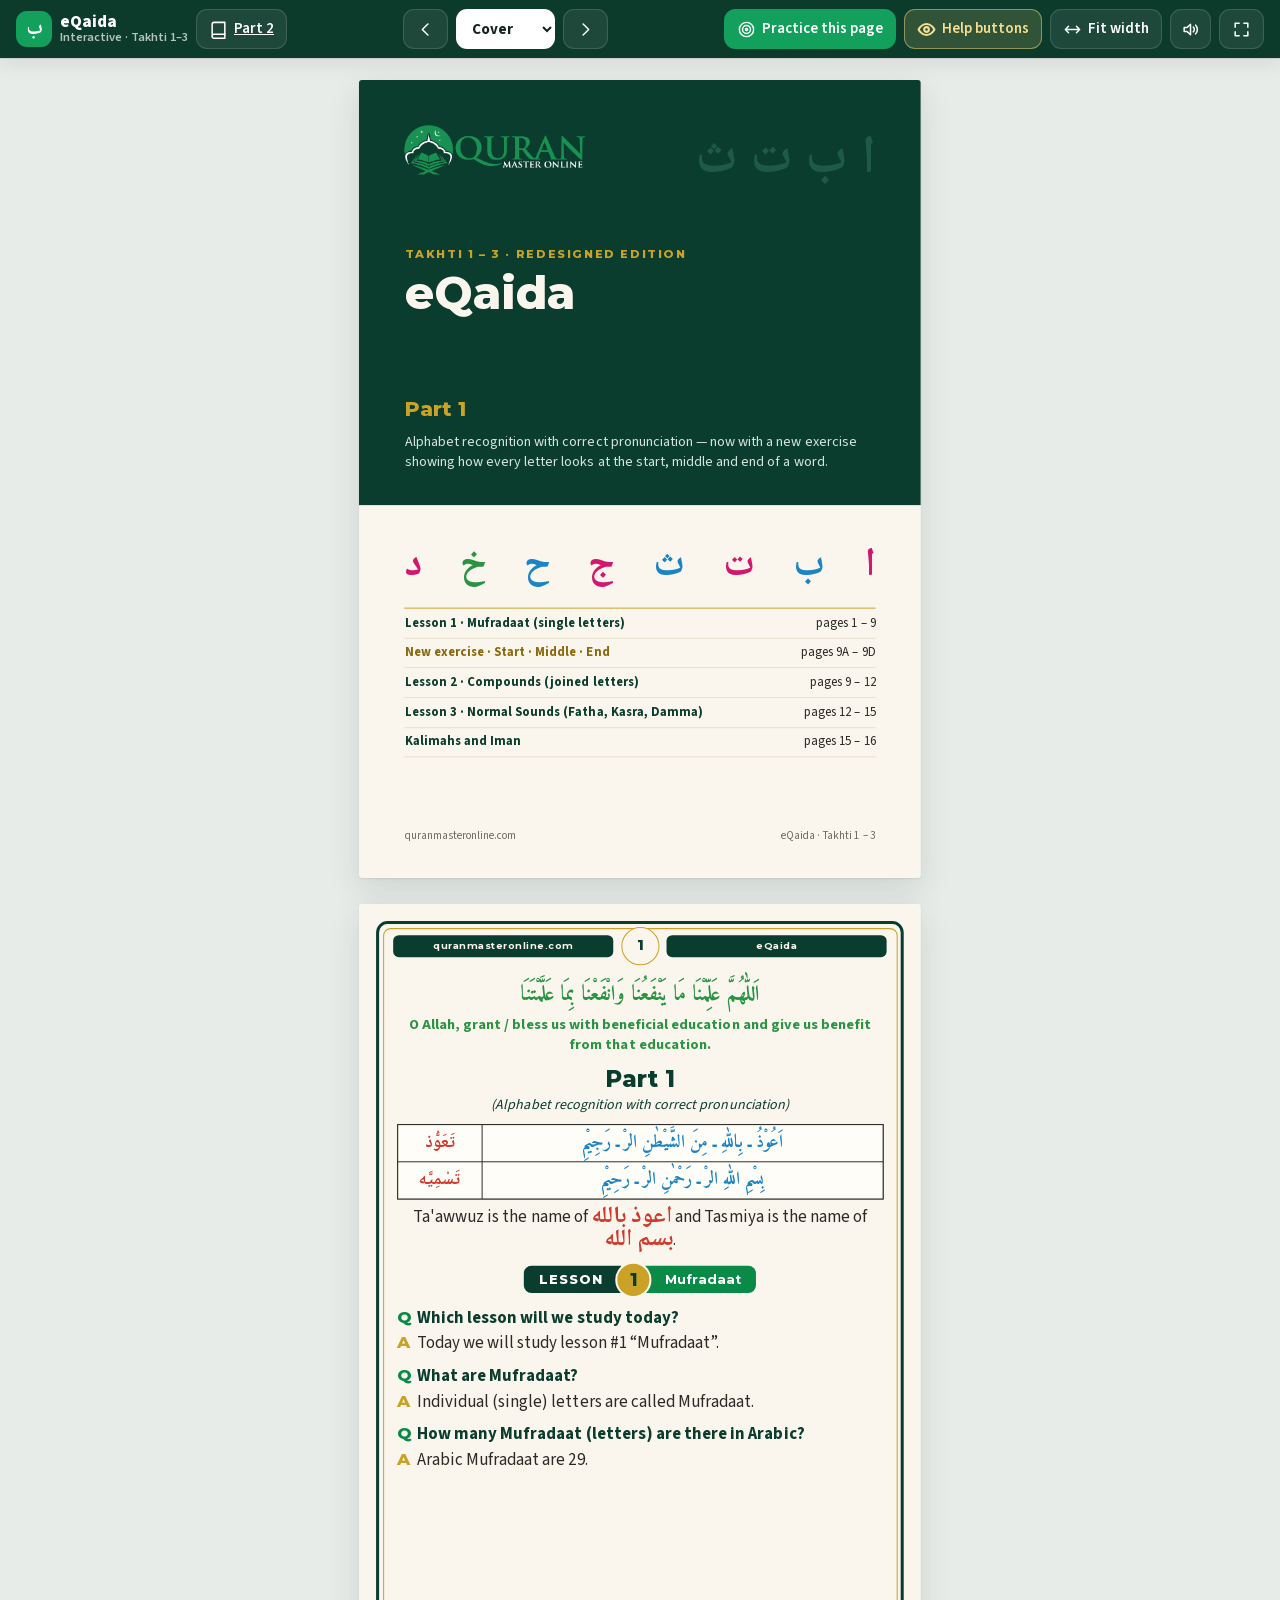
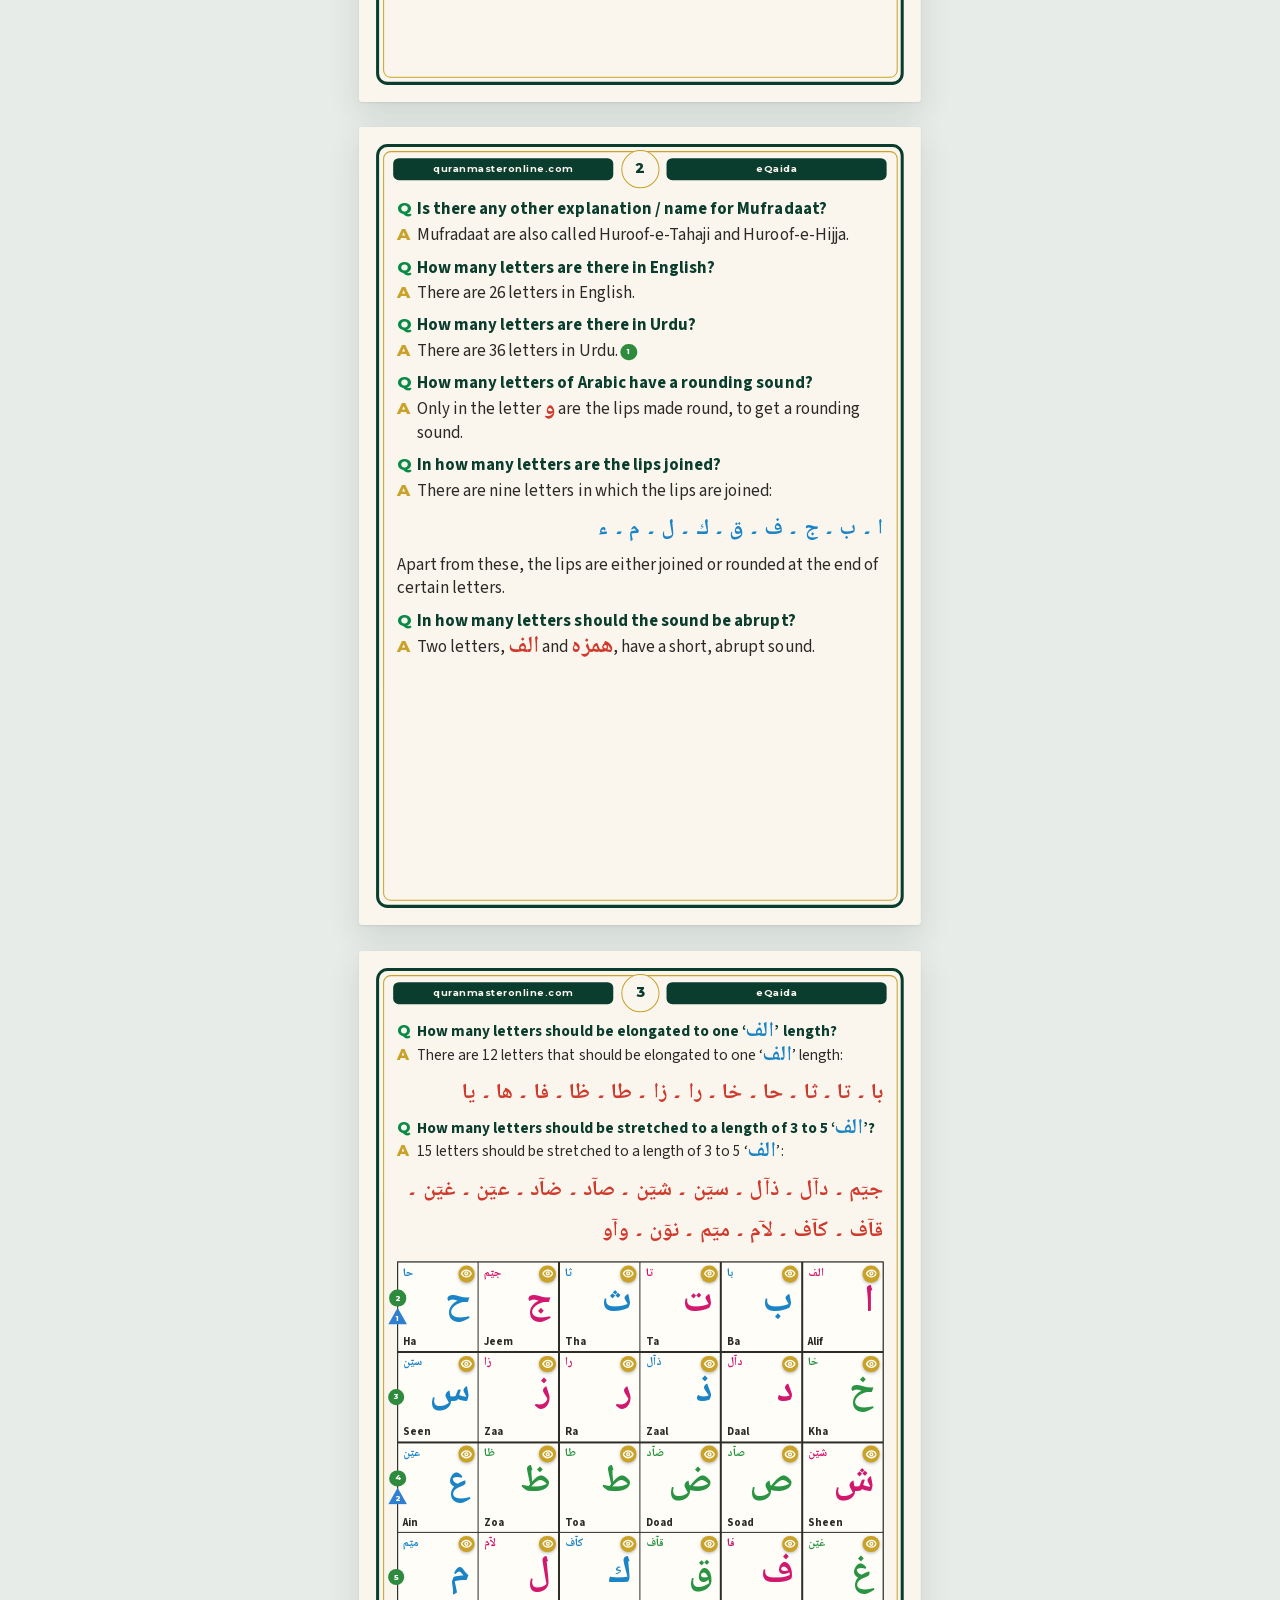
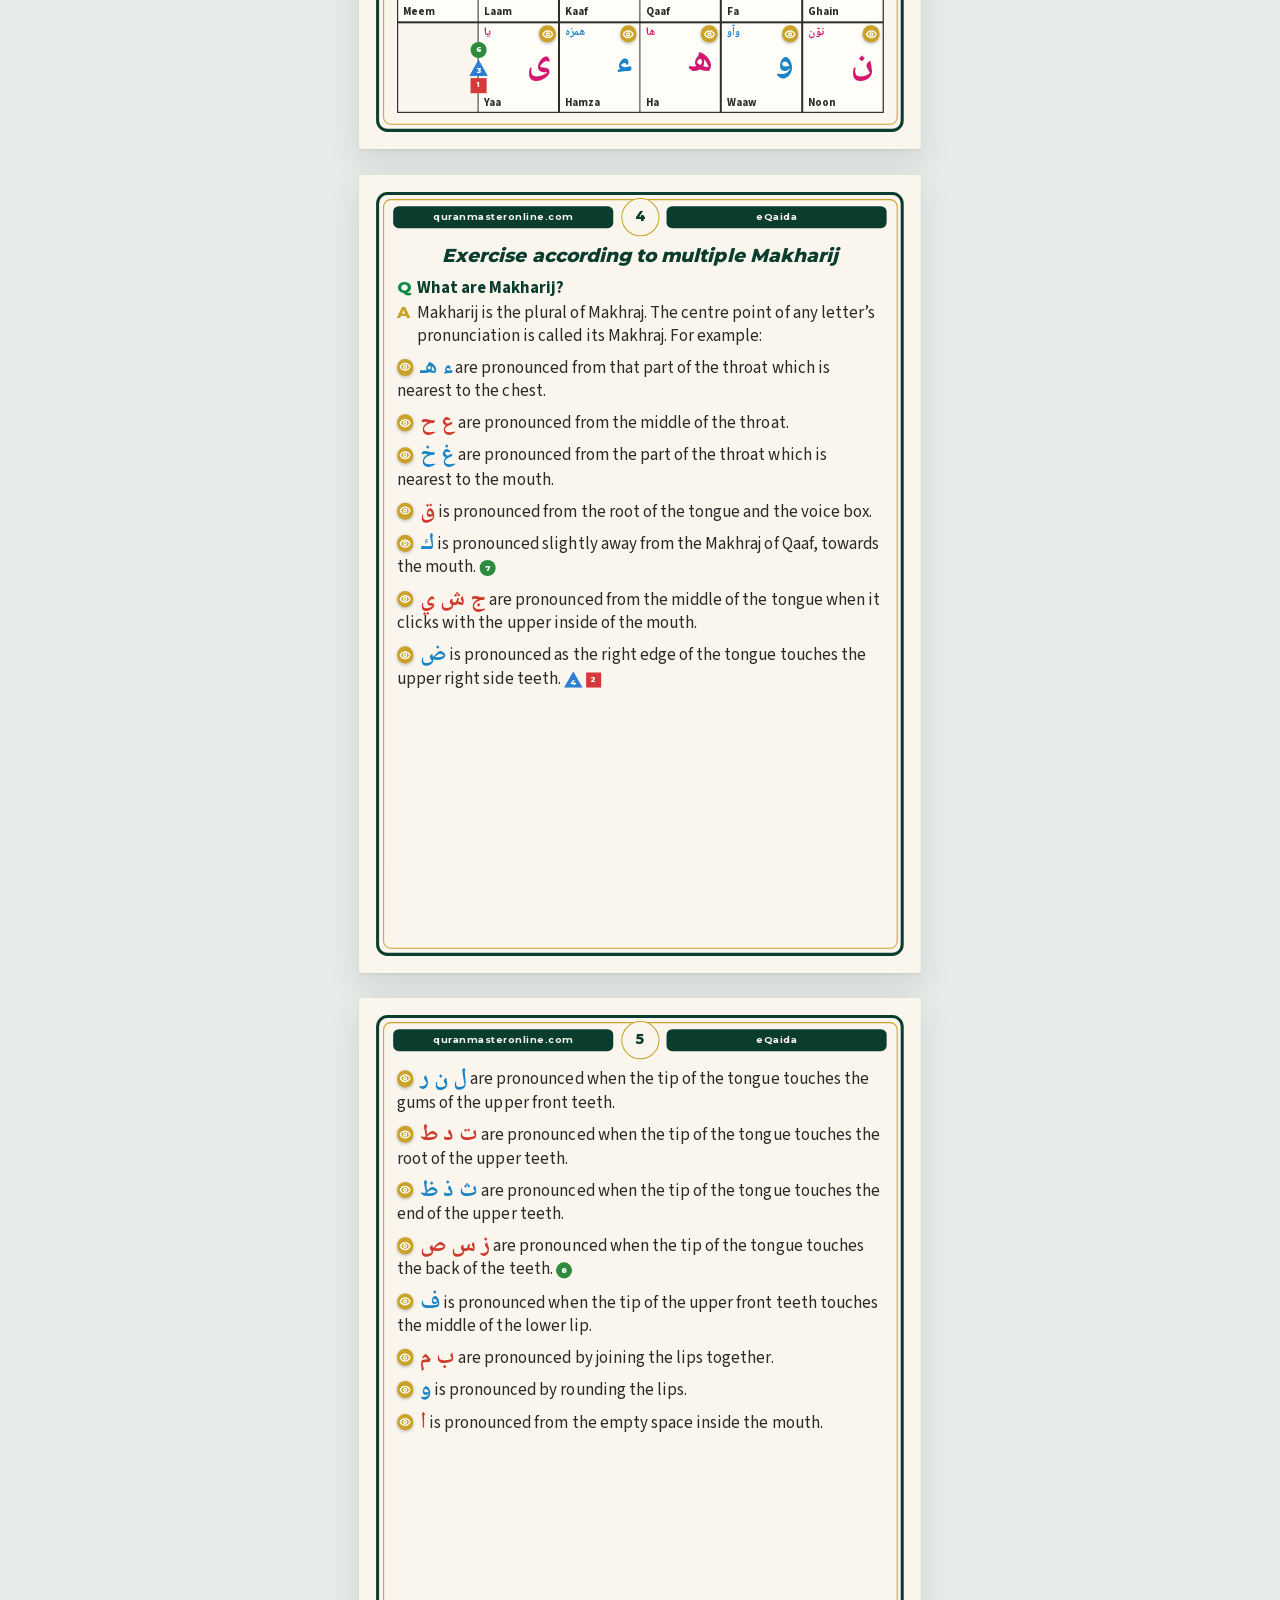
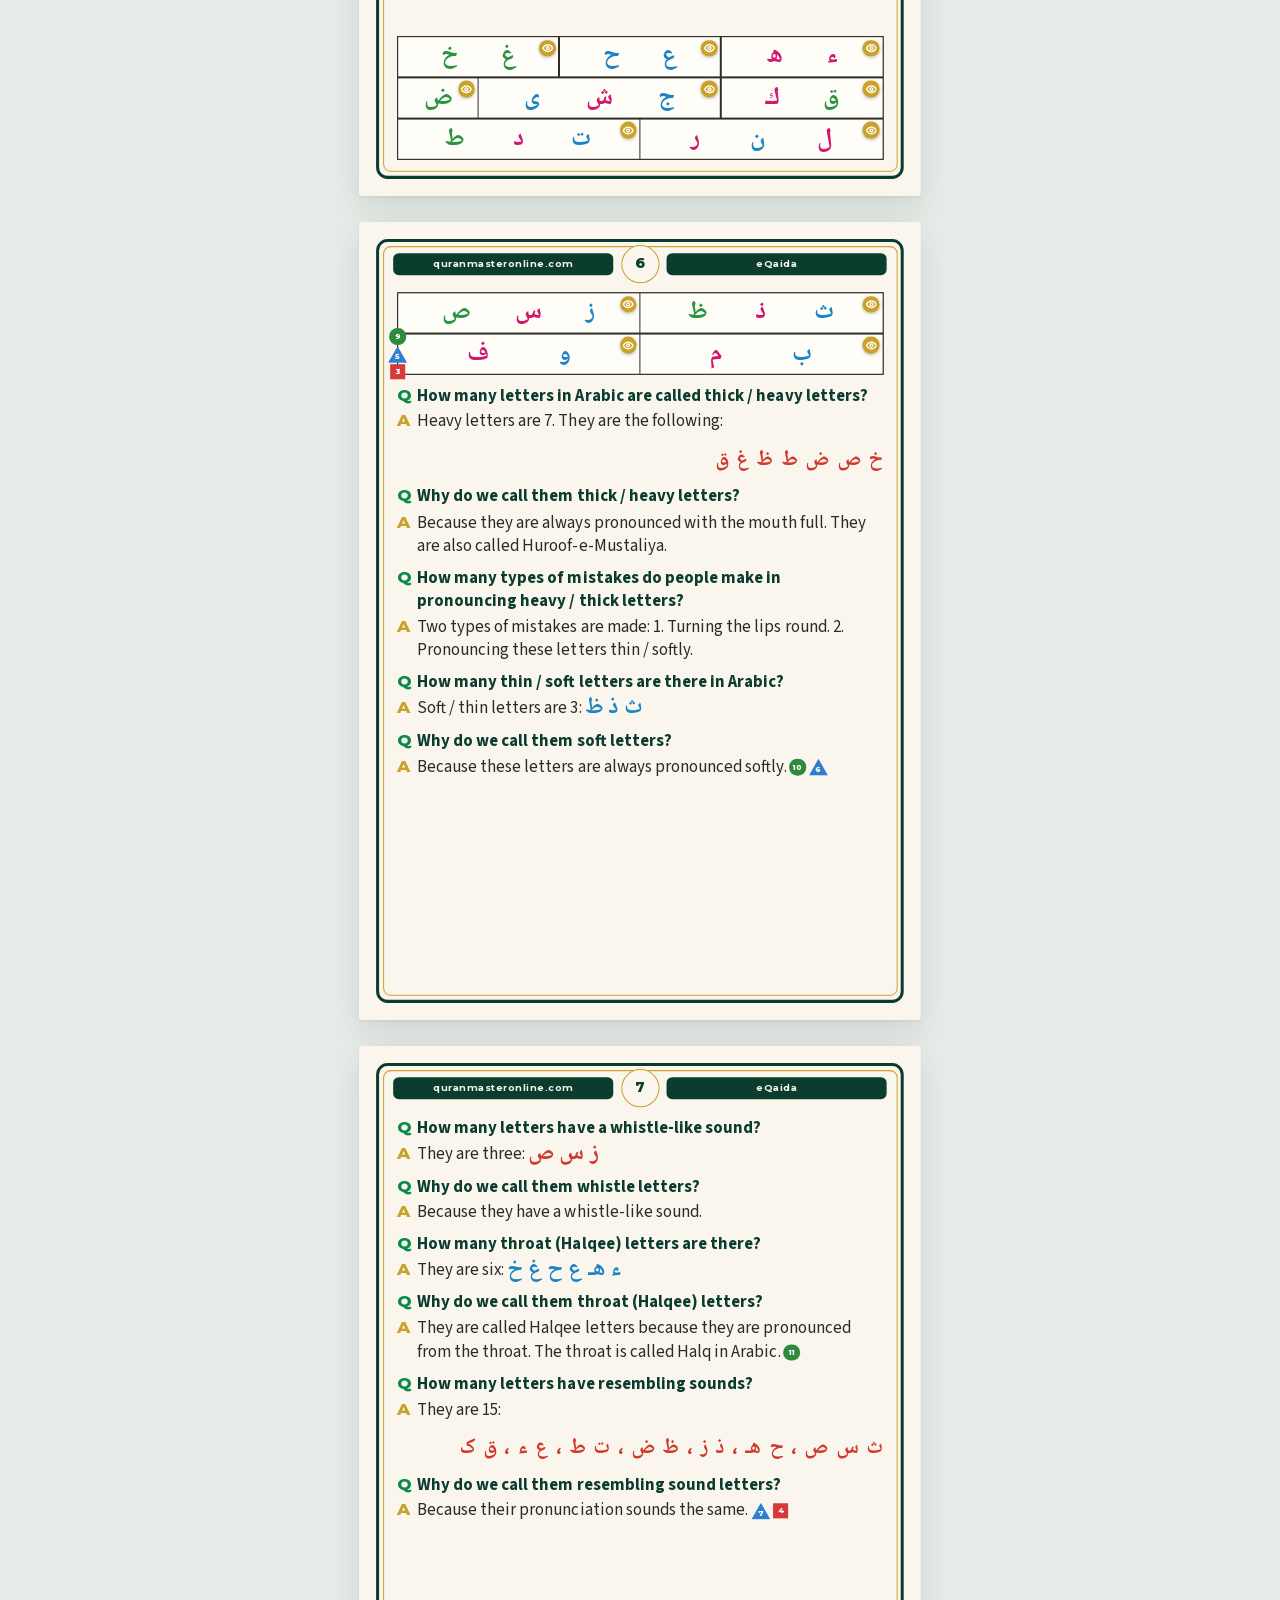
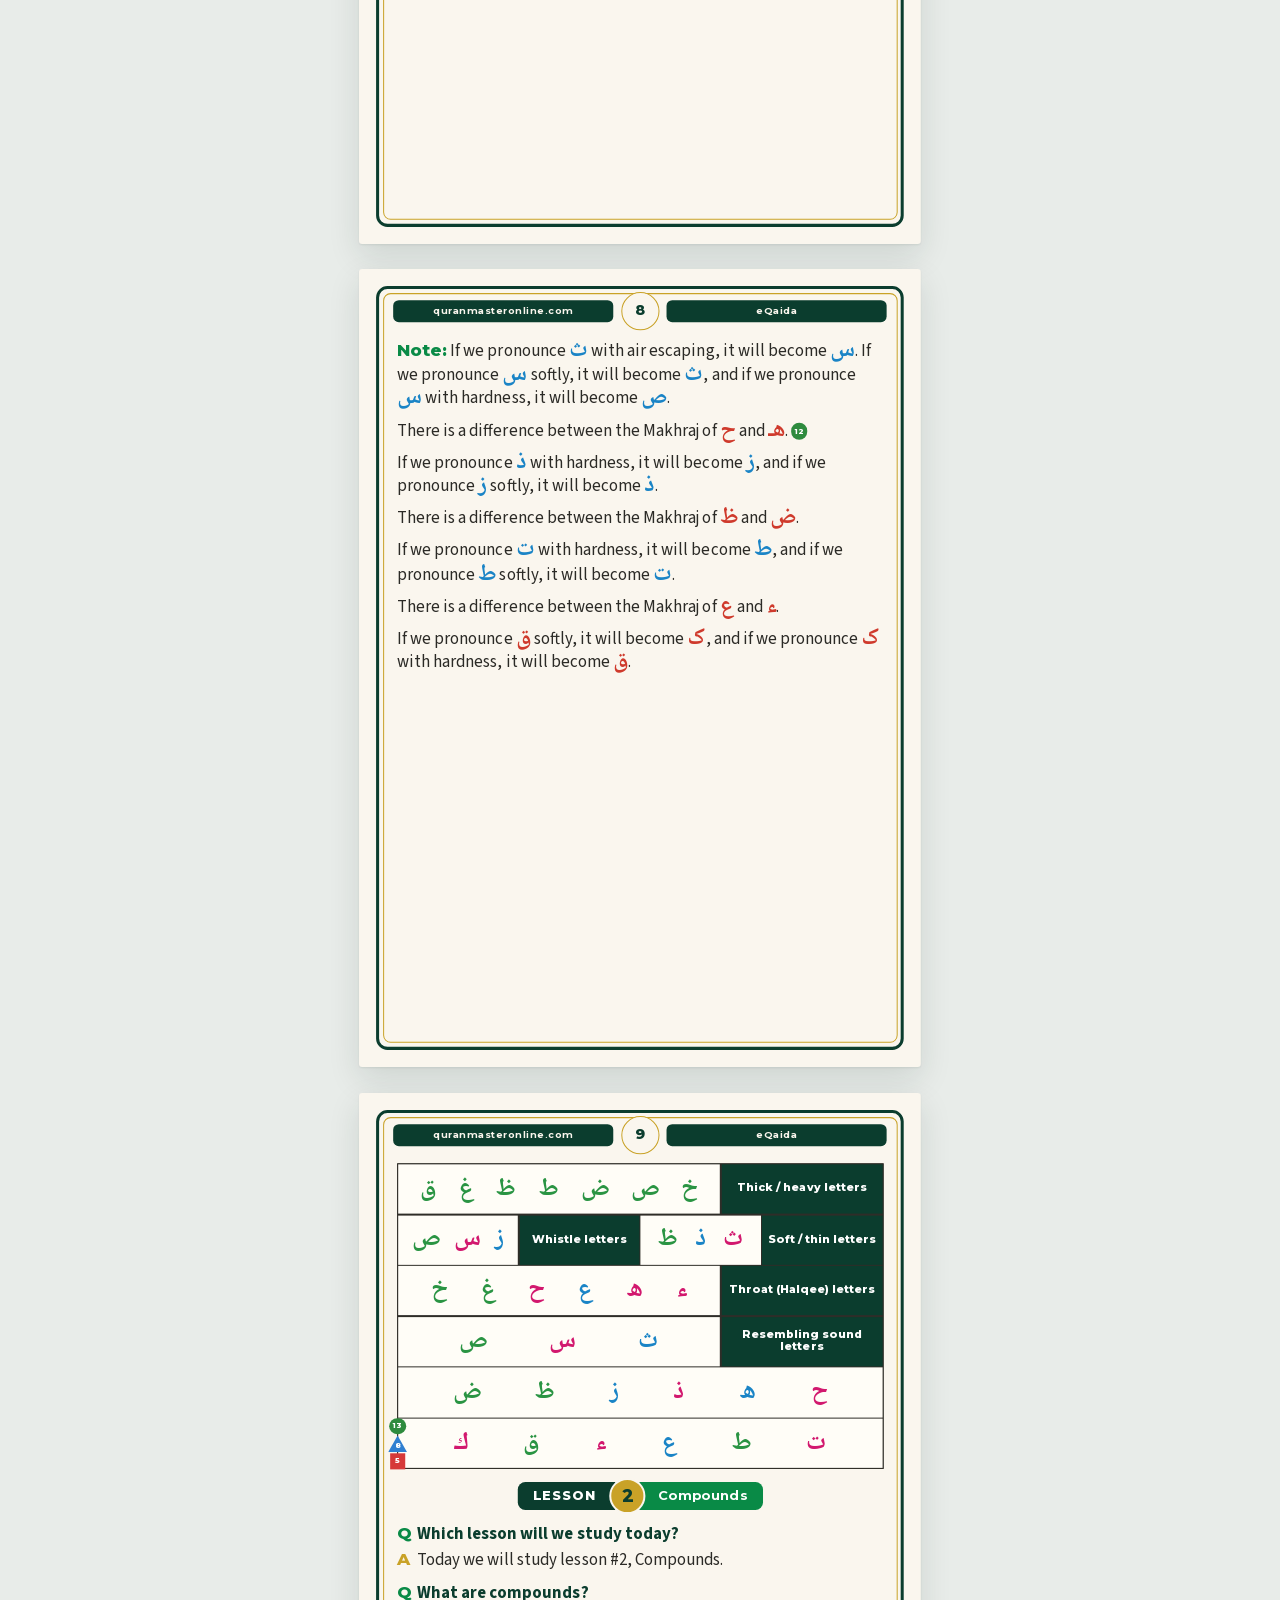
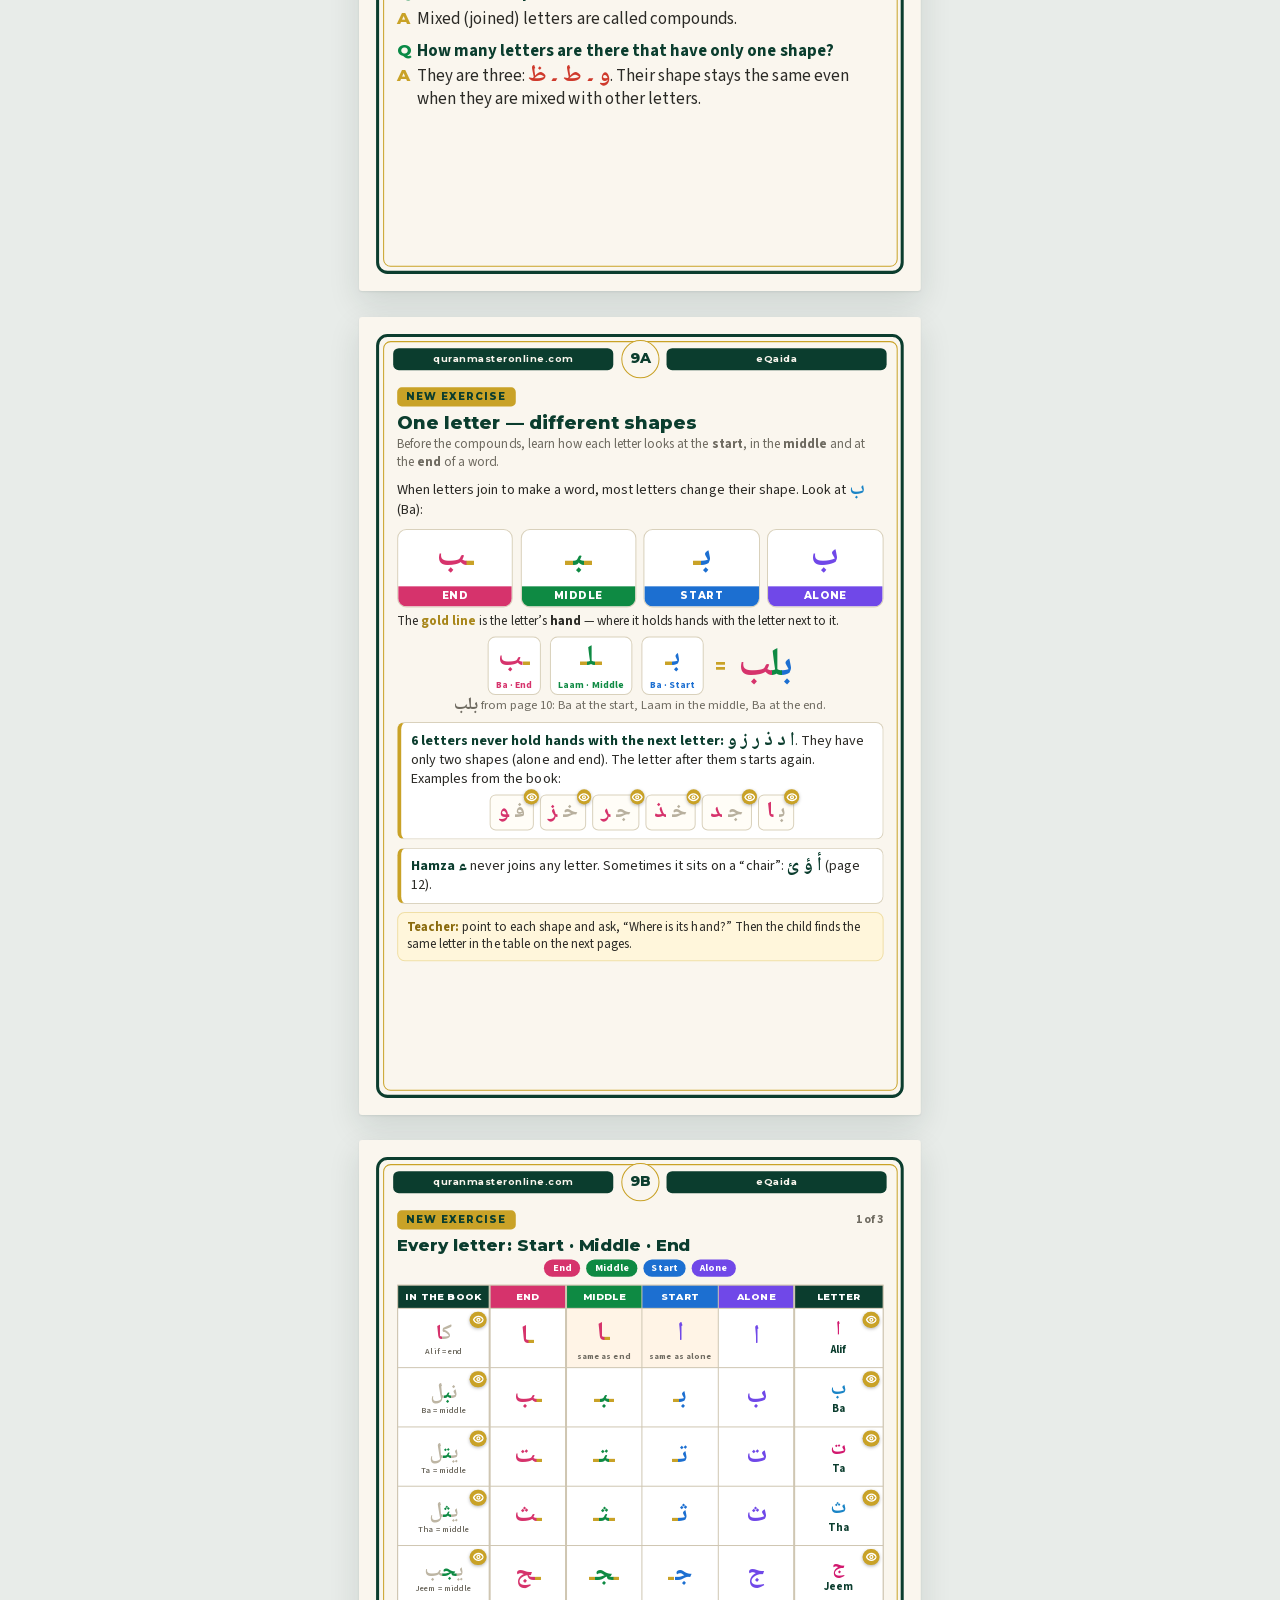
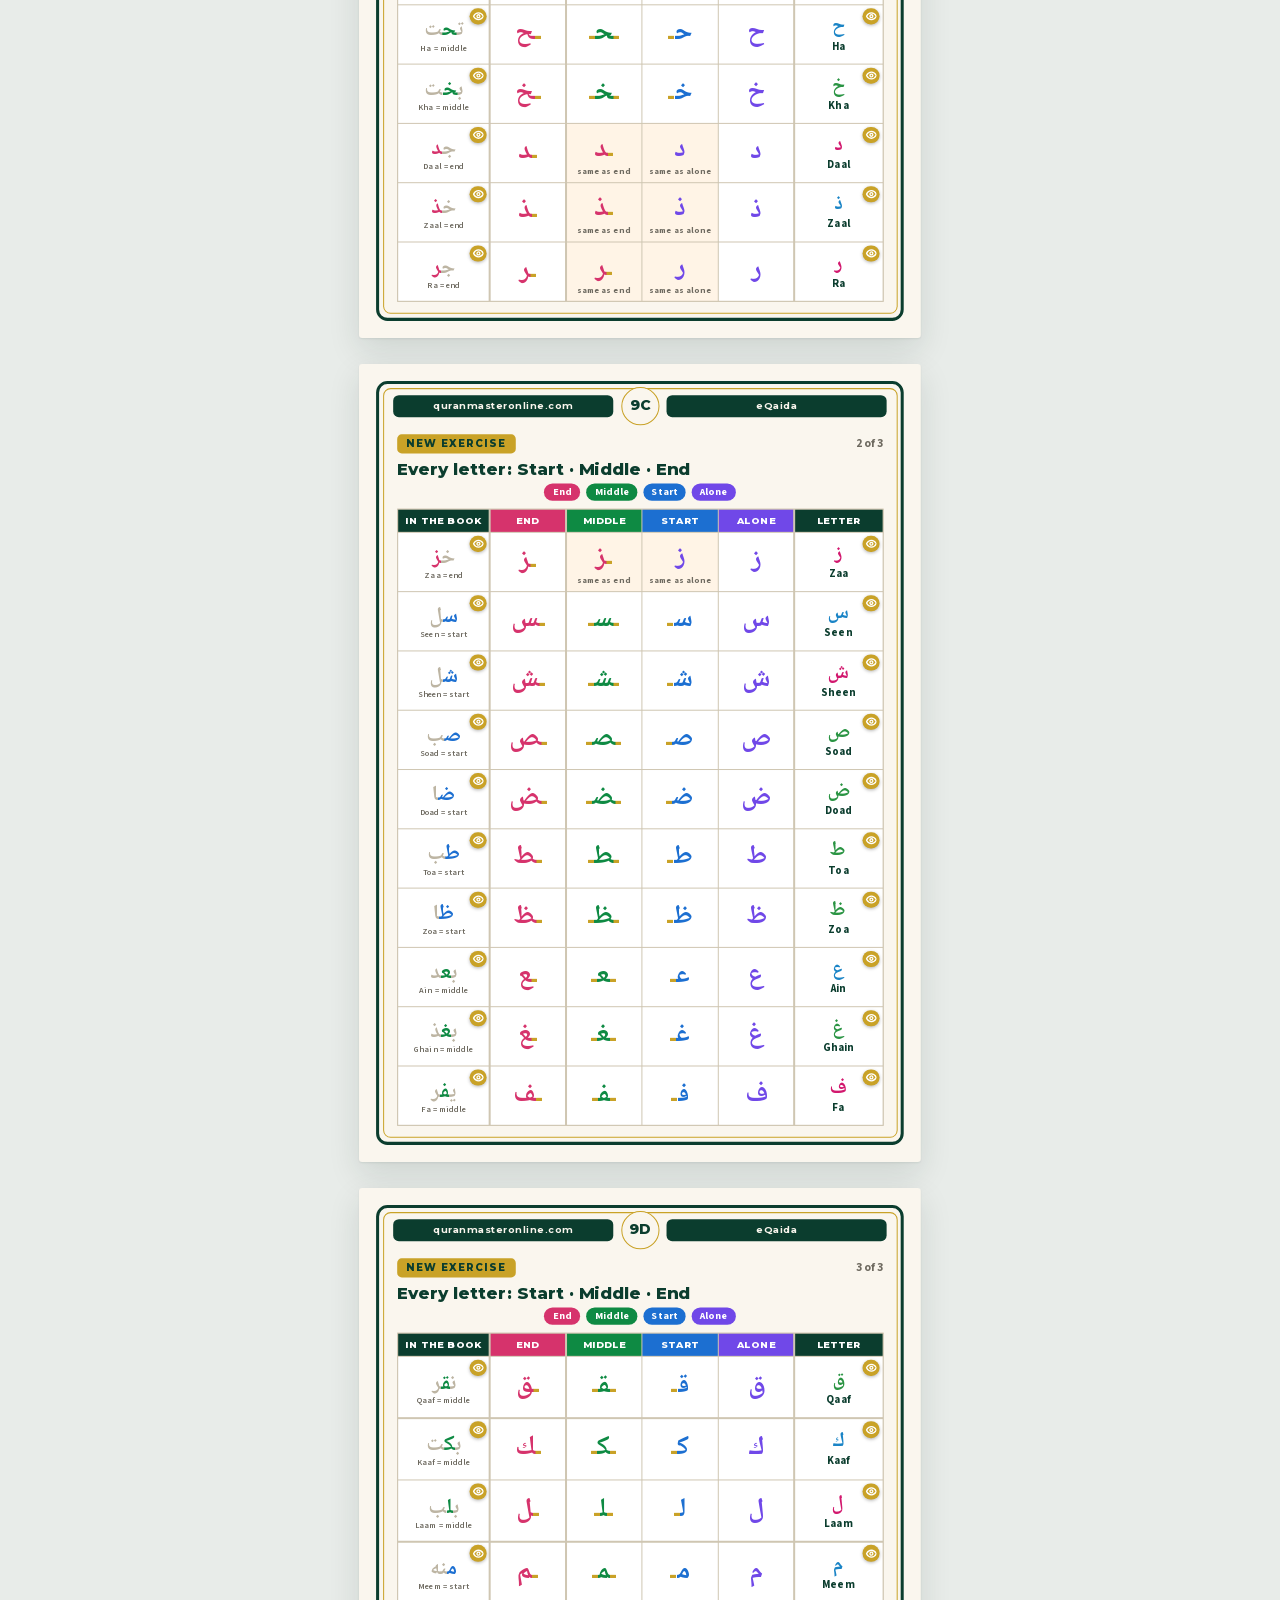
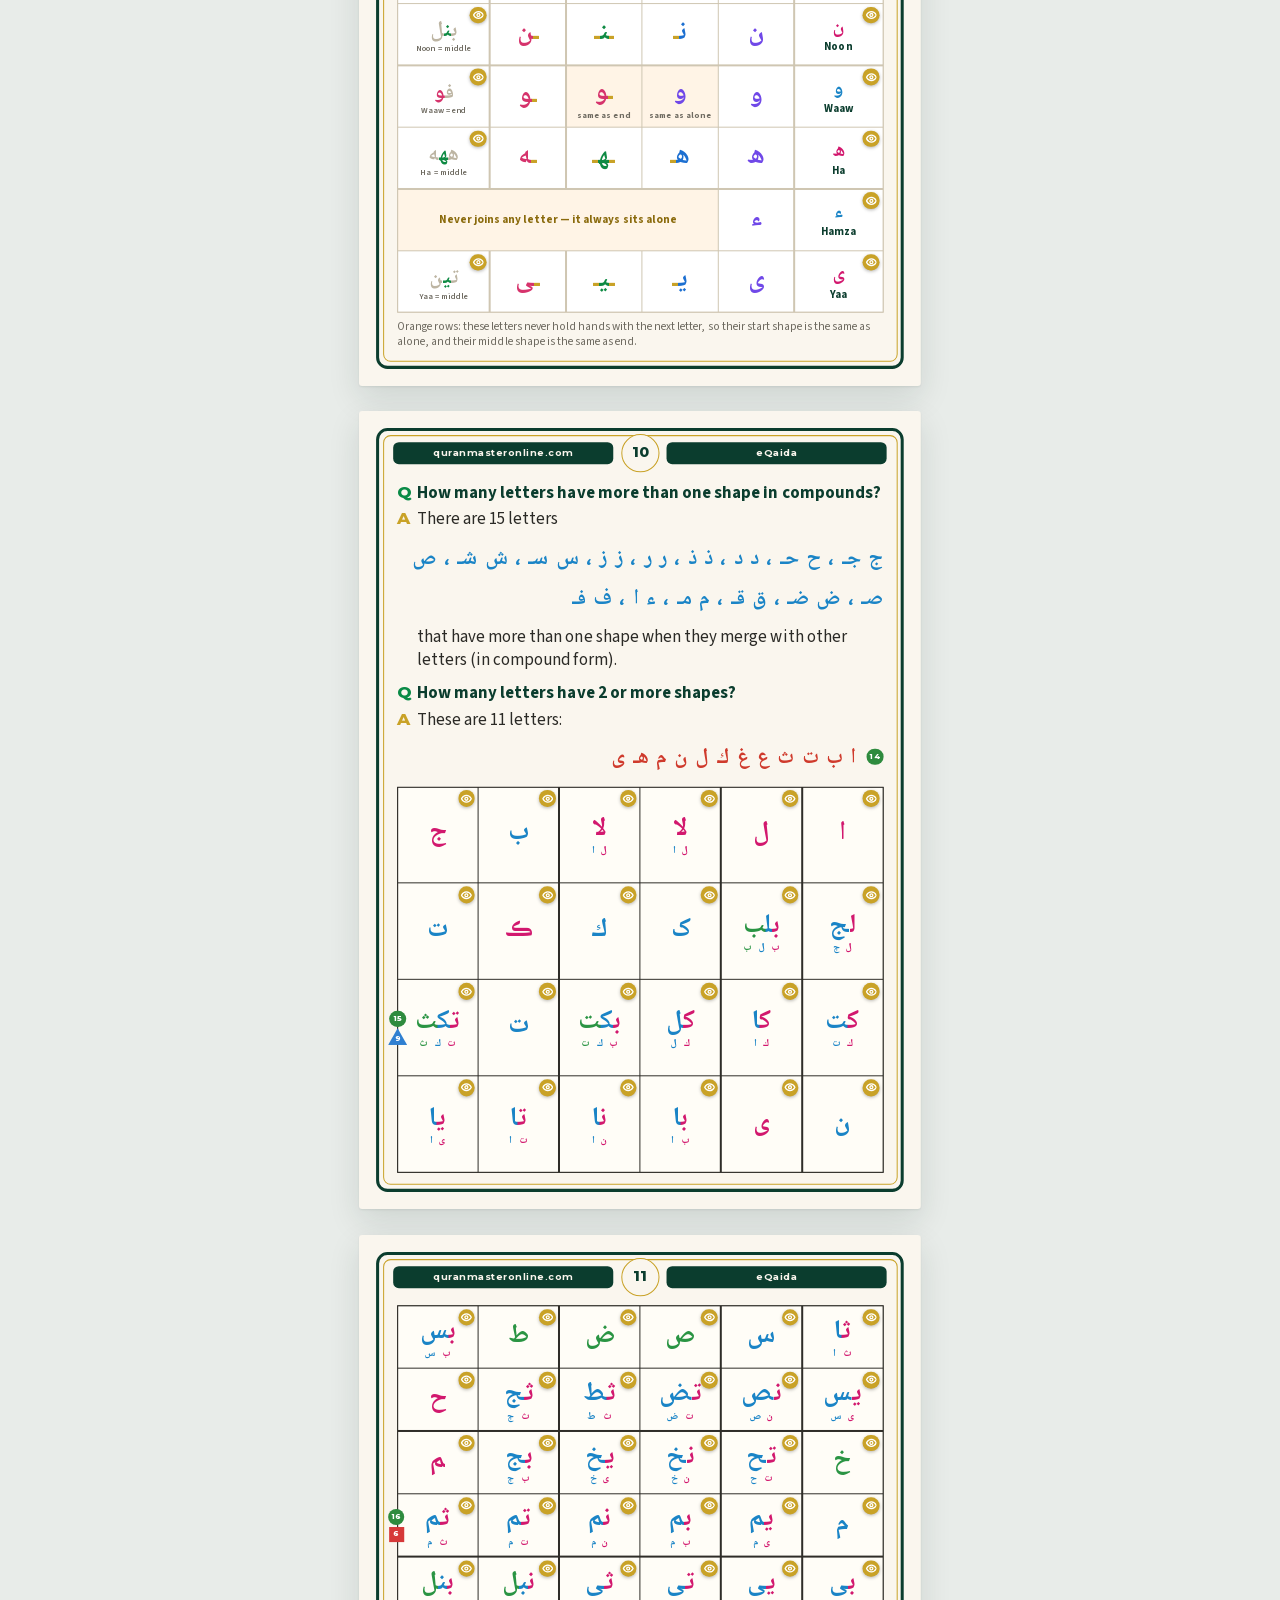
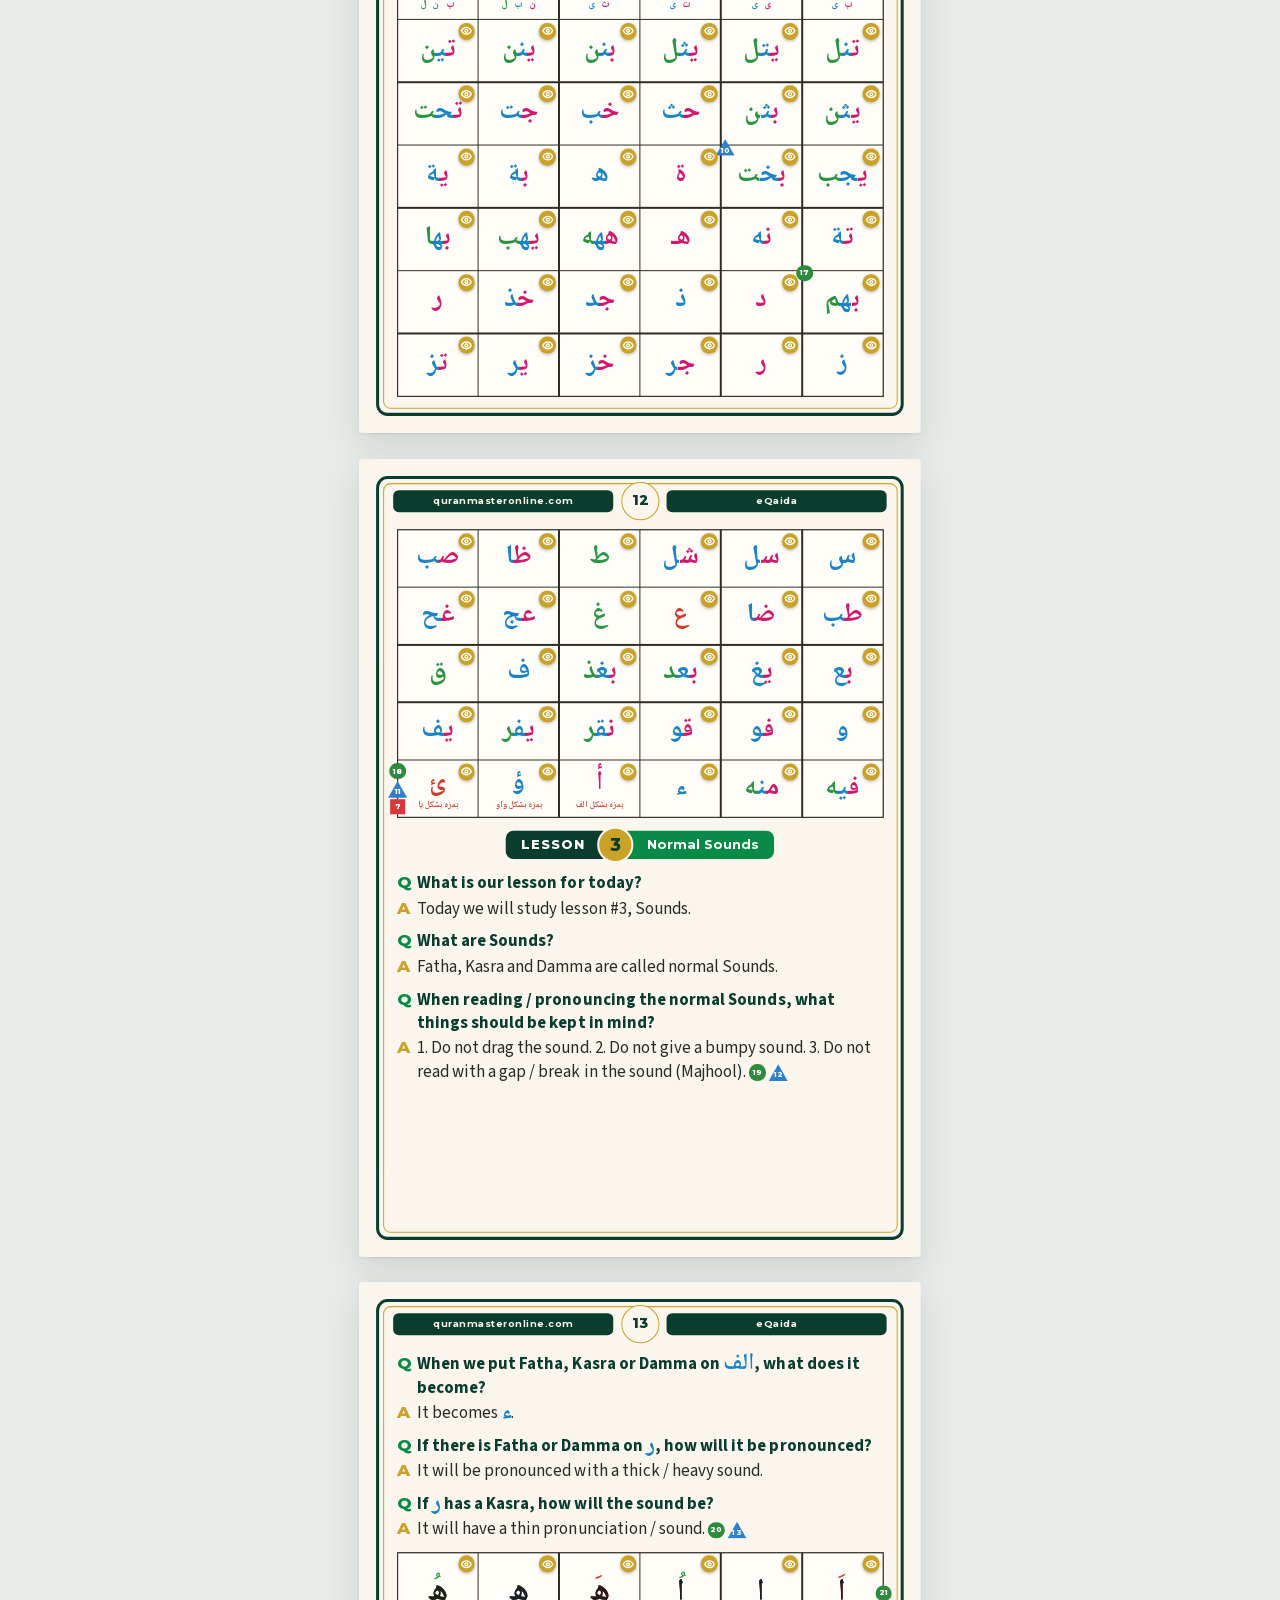
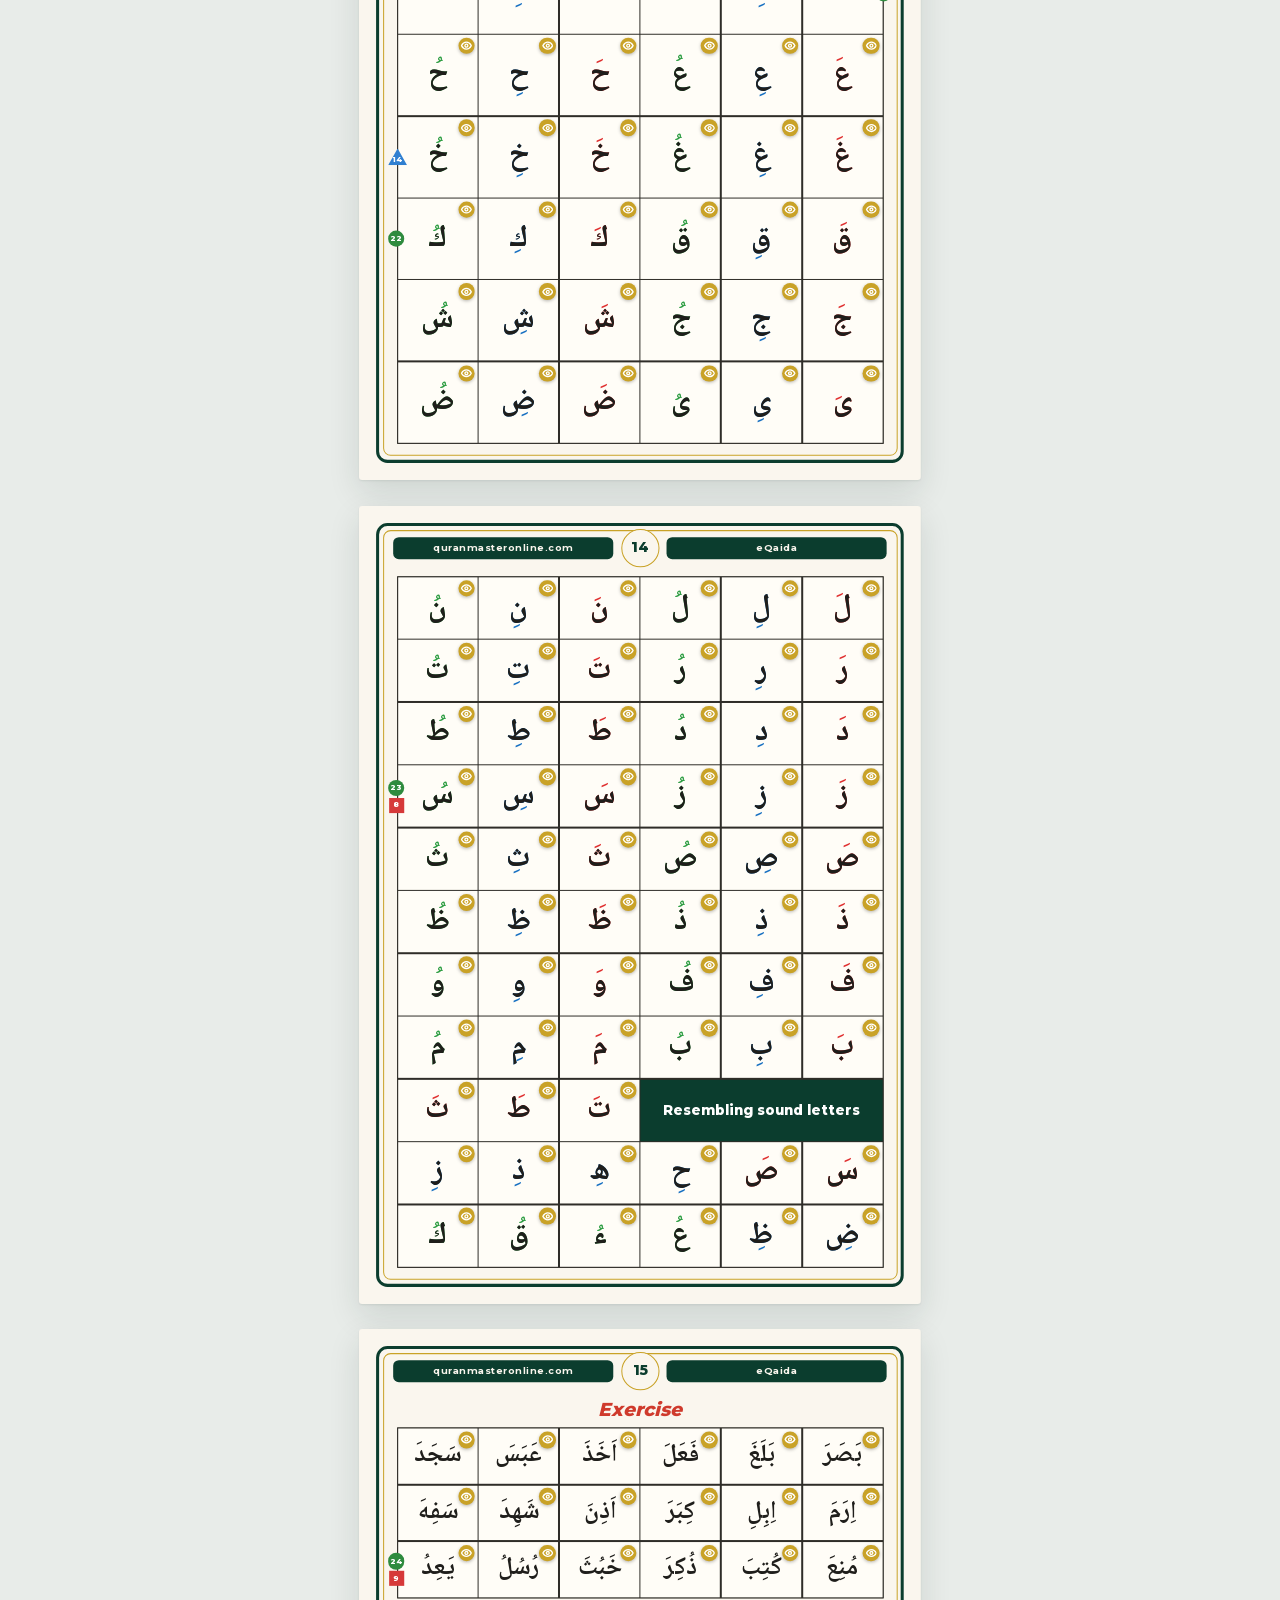
<file: index.html>
<!doctype html>
<html lang="en">
<head>
<meta charset="utf-8">
<meta name="viewport" content="width=device-width,initial-scale=1">
<title>Easy Qaida</title>
<script>location.replace("Easy%20Qaida%20Website/index.html"+location.search+location.hash);</script>
<meta http-equiv="refresh" content="1; url=Easy%20Qaida%20Website/index.html">
</head>
<body style="font-family:Arial,sans-serif;background:#FAF6EE;color:#0B3D2E;text-align:center;padding:60px 16px">
<p>Opening the Easy Qaida…</p>
<p><a href="Easy%20Qaida%20Website/index.html">Tap here if it does not open</a></p>
</body>
</html>
</file>
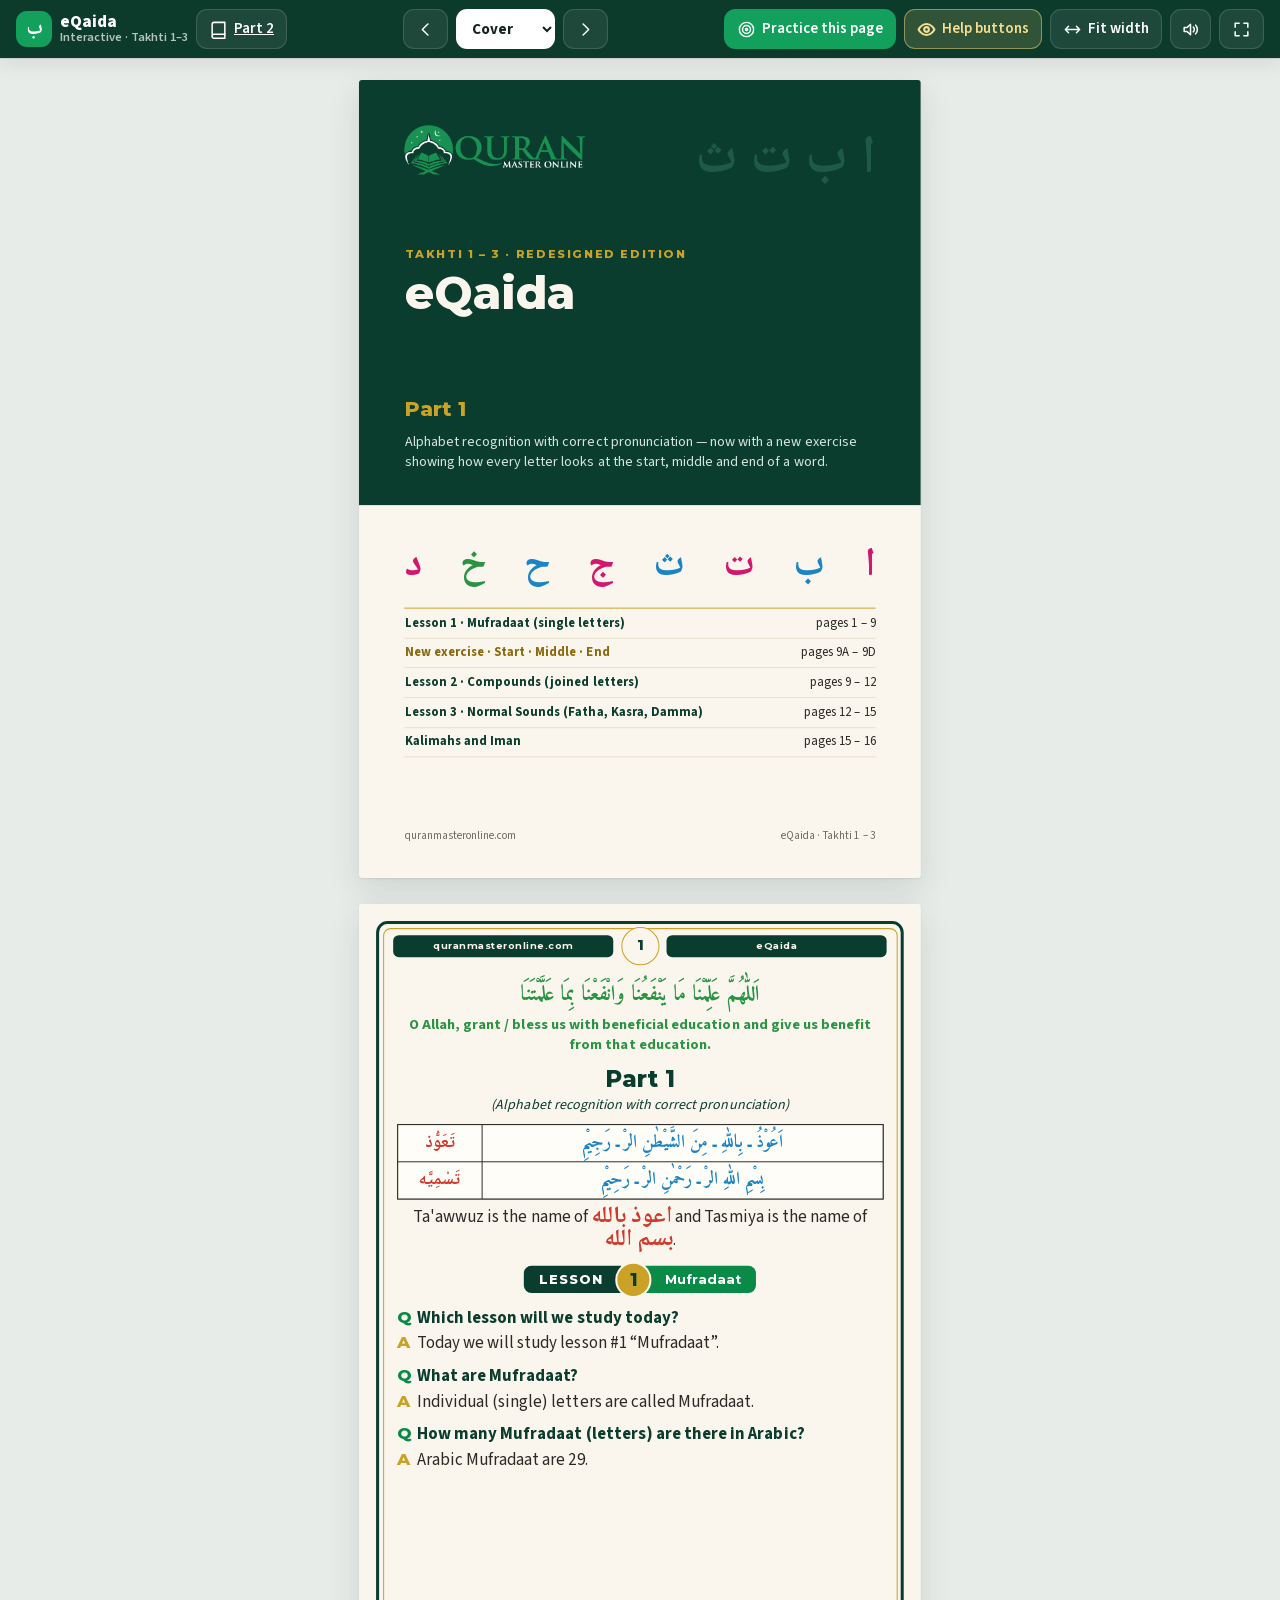
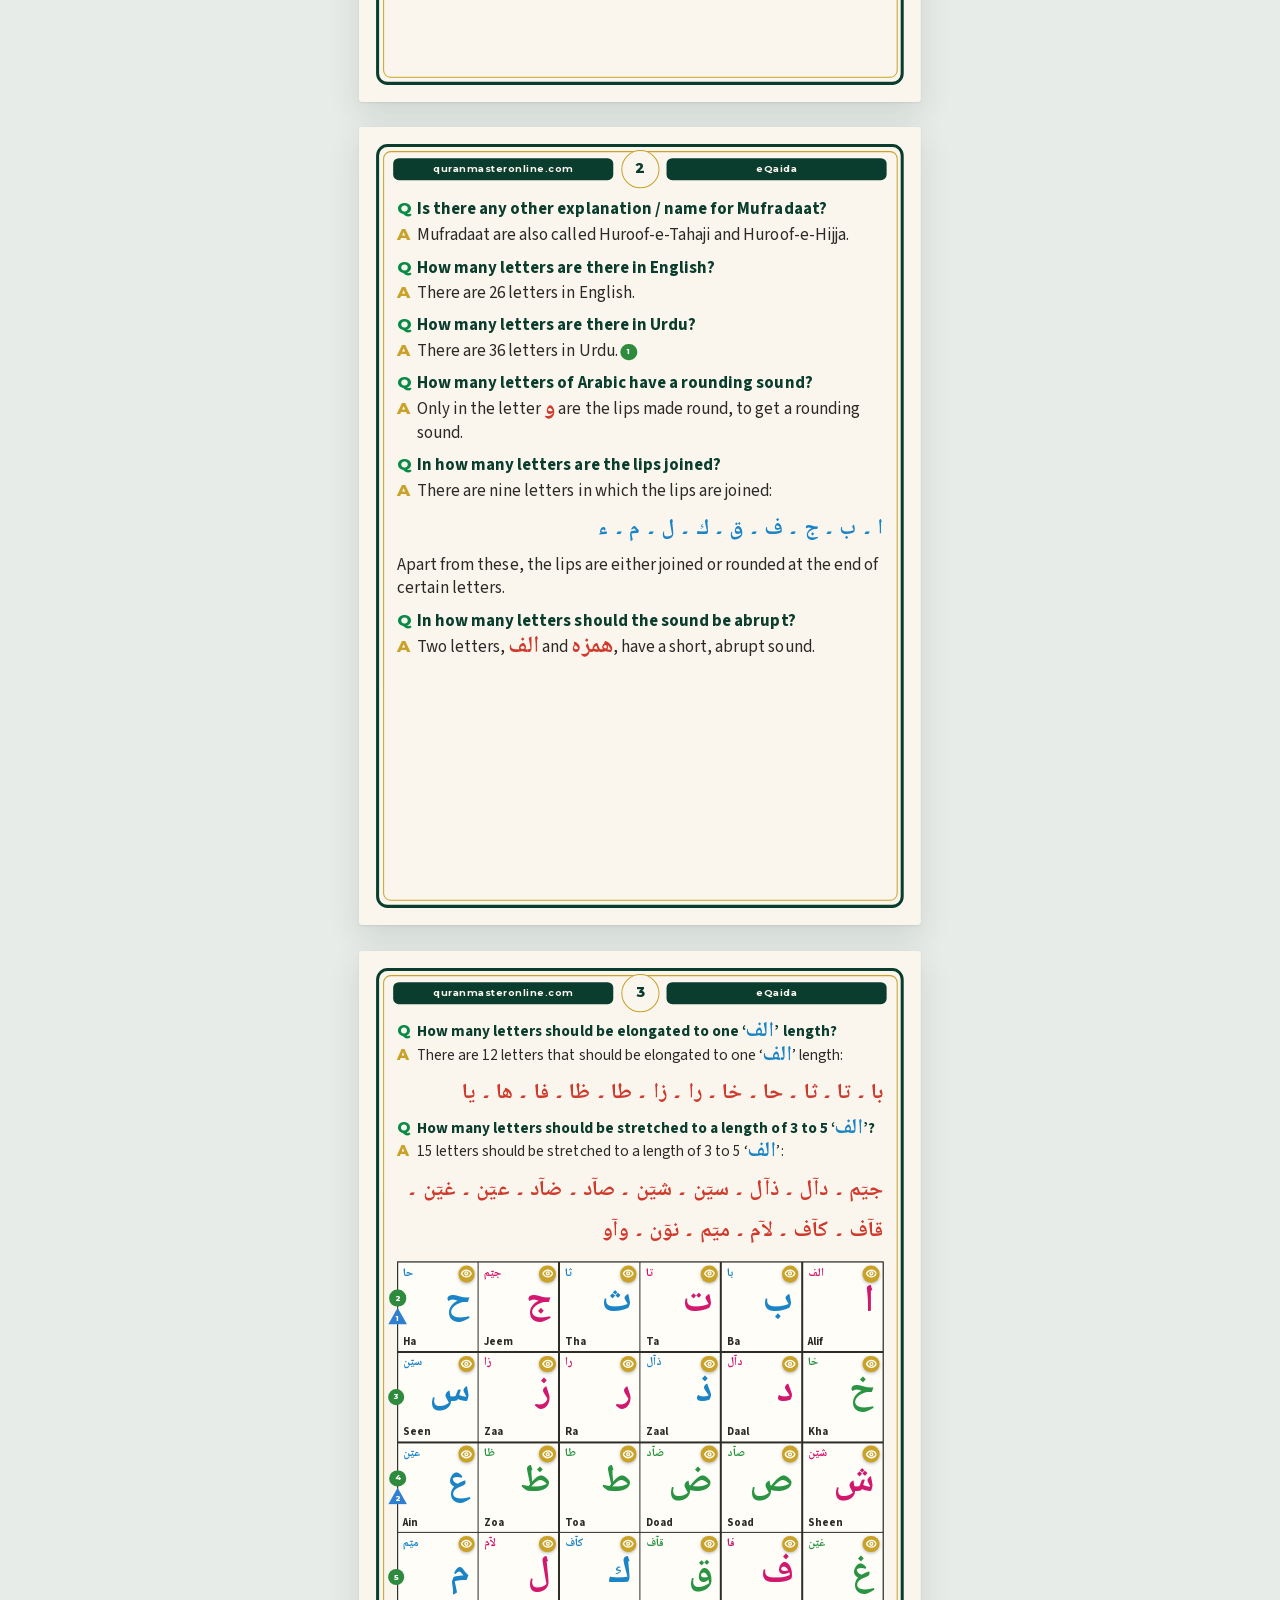
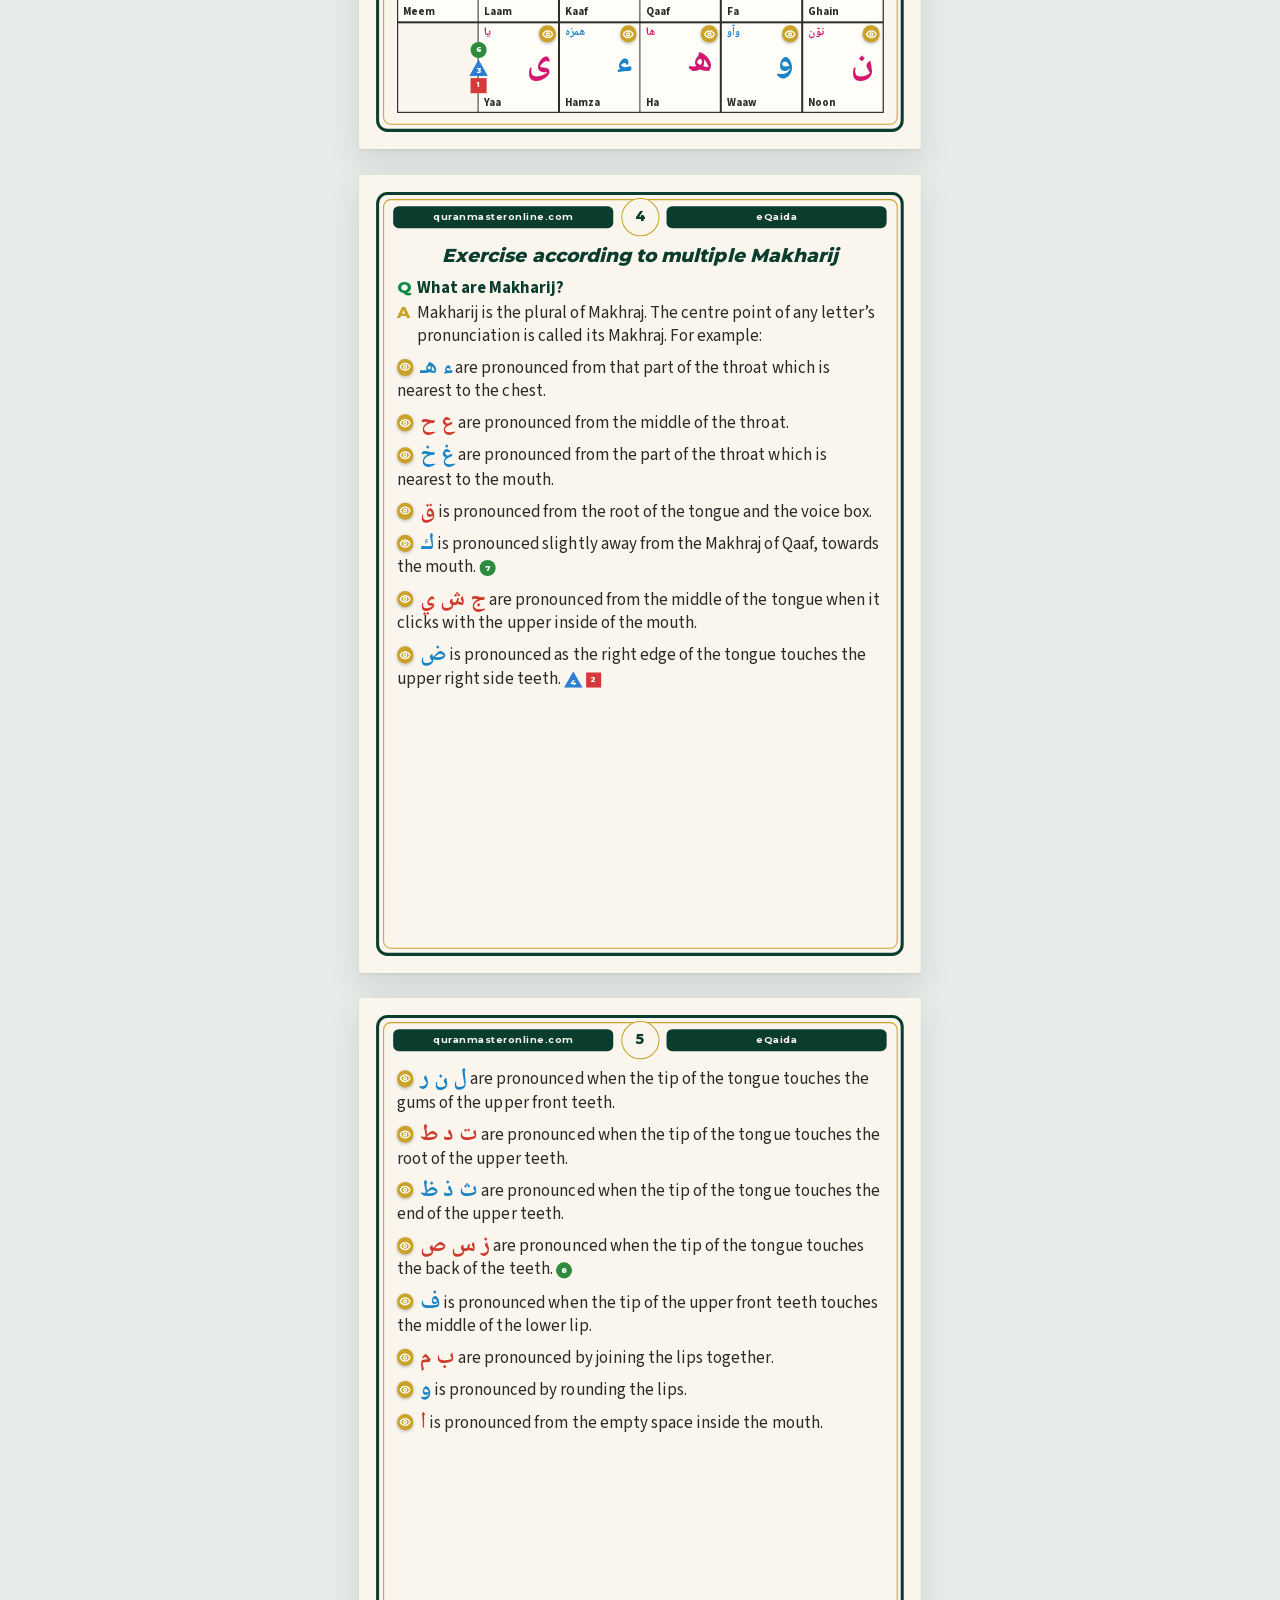
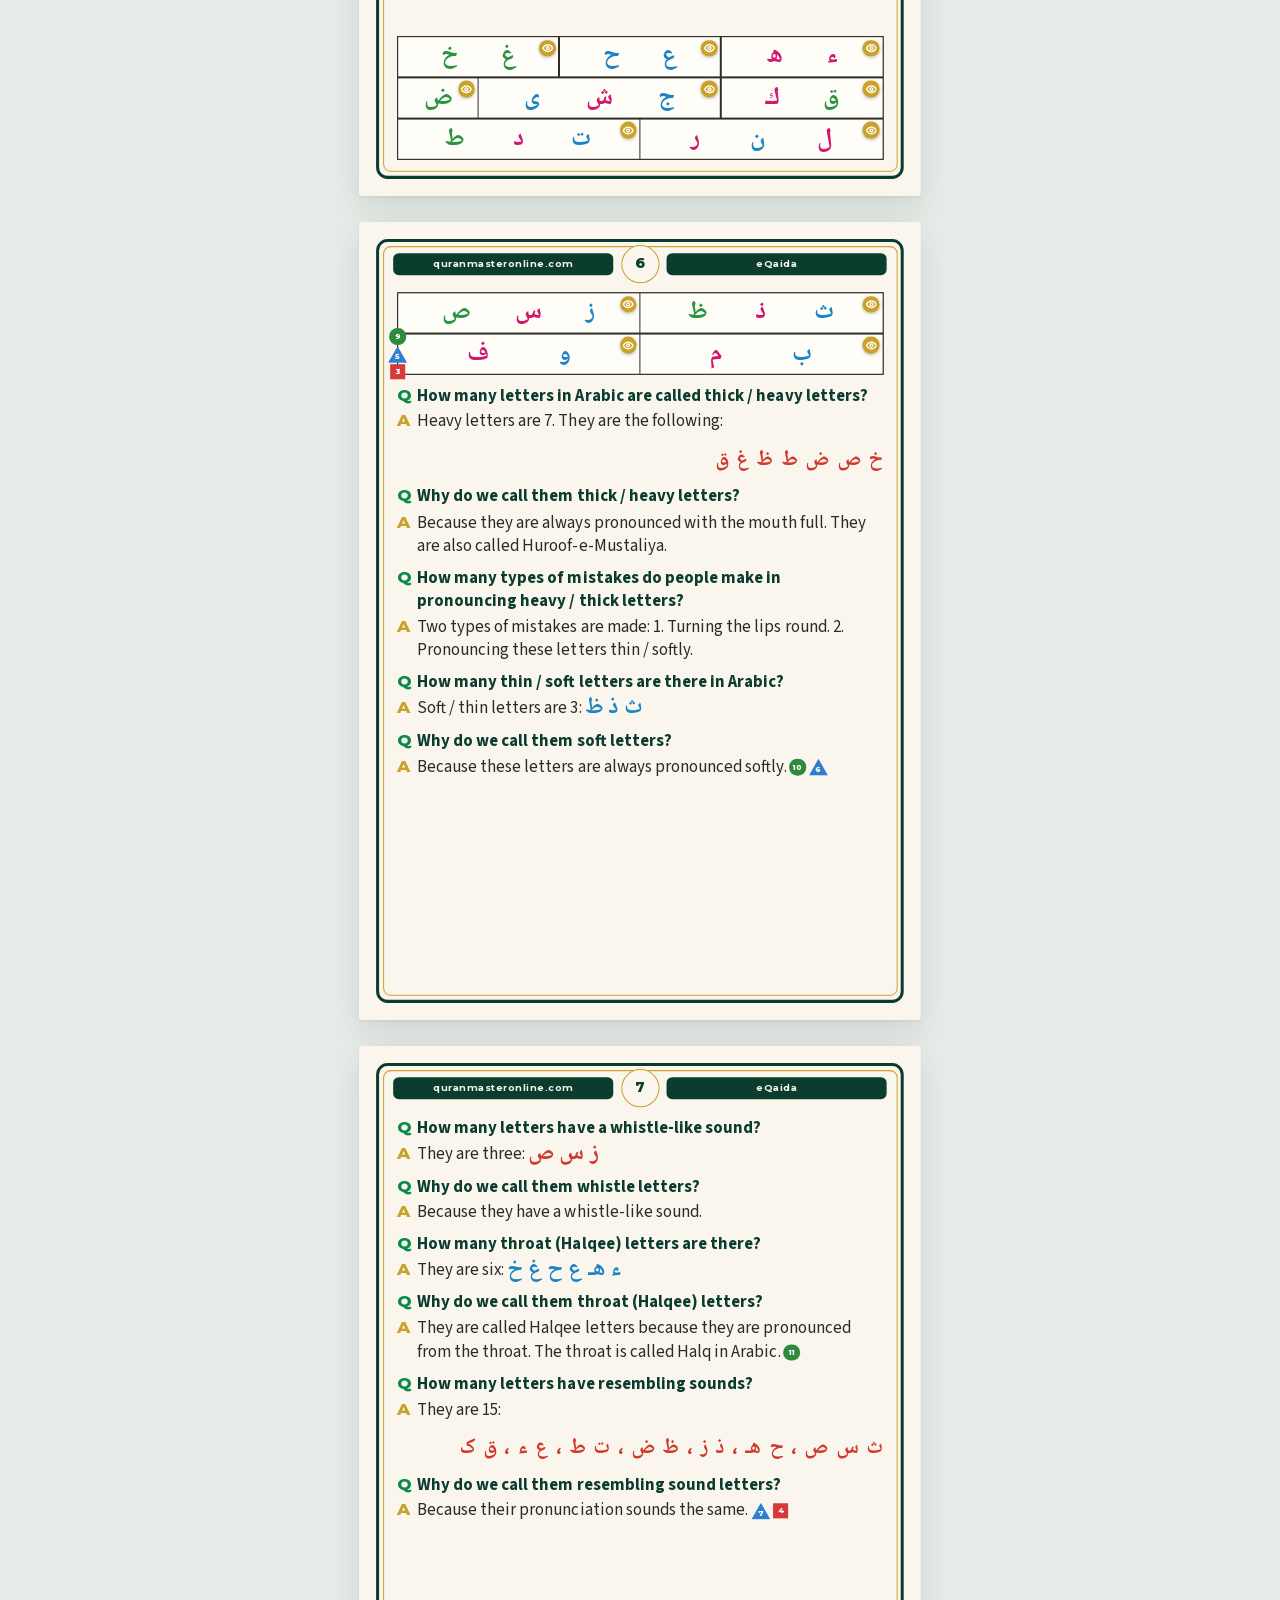
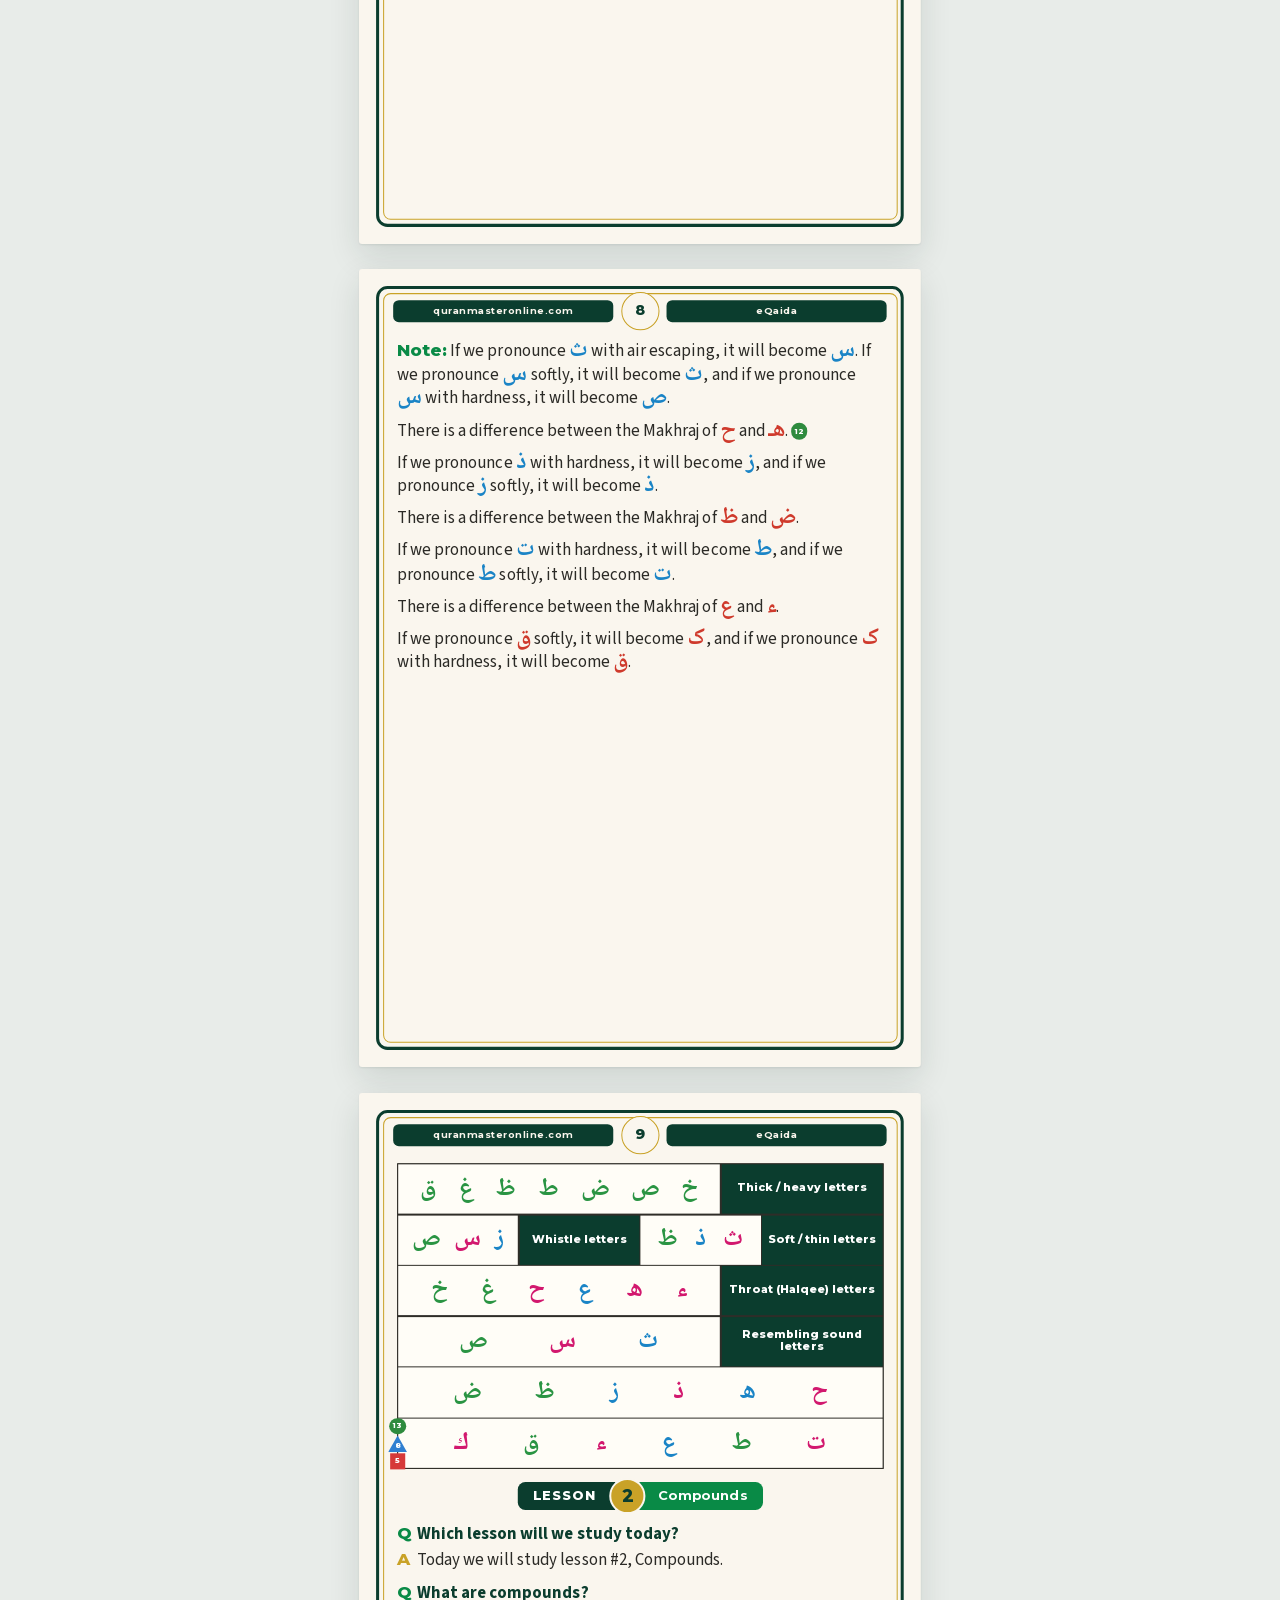
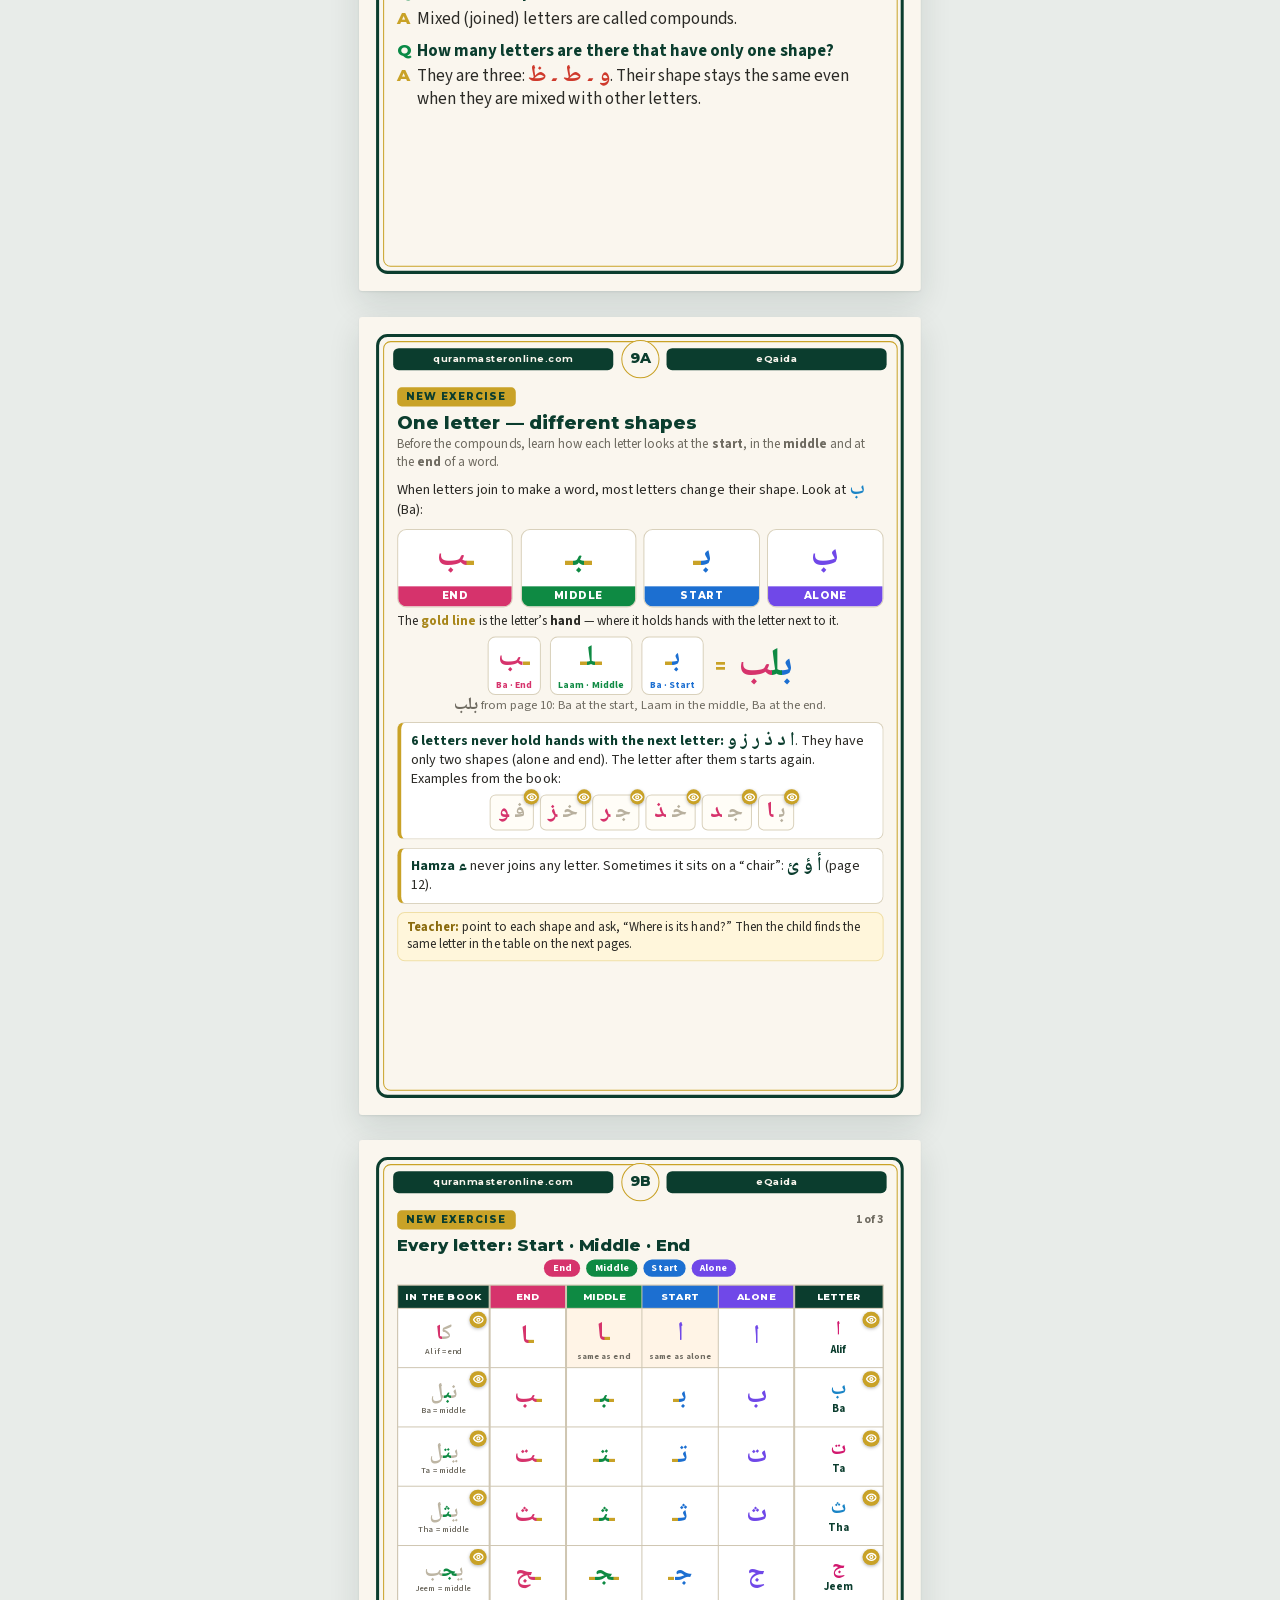
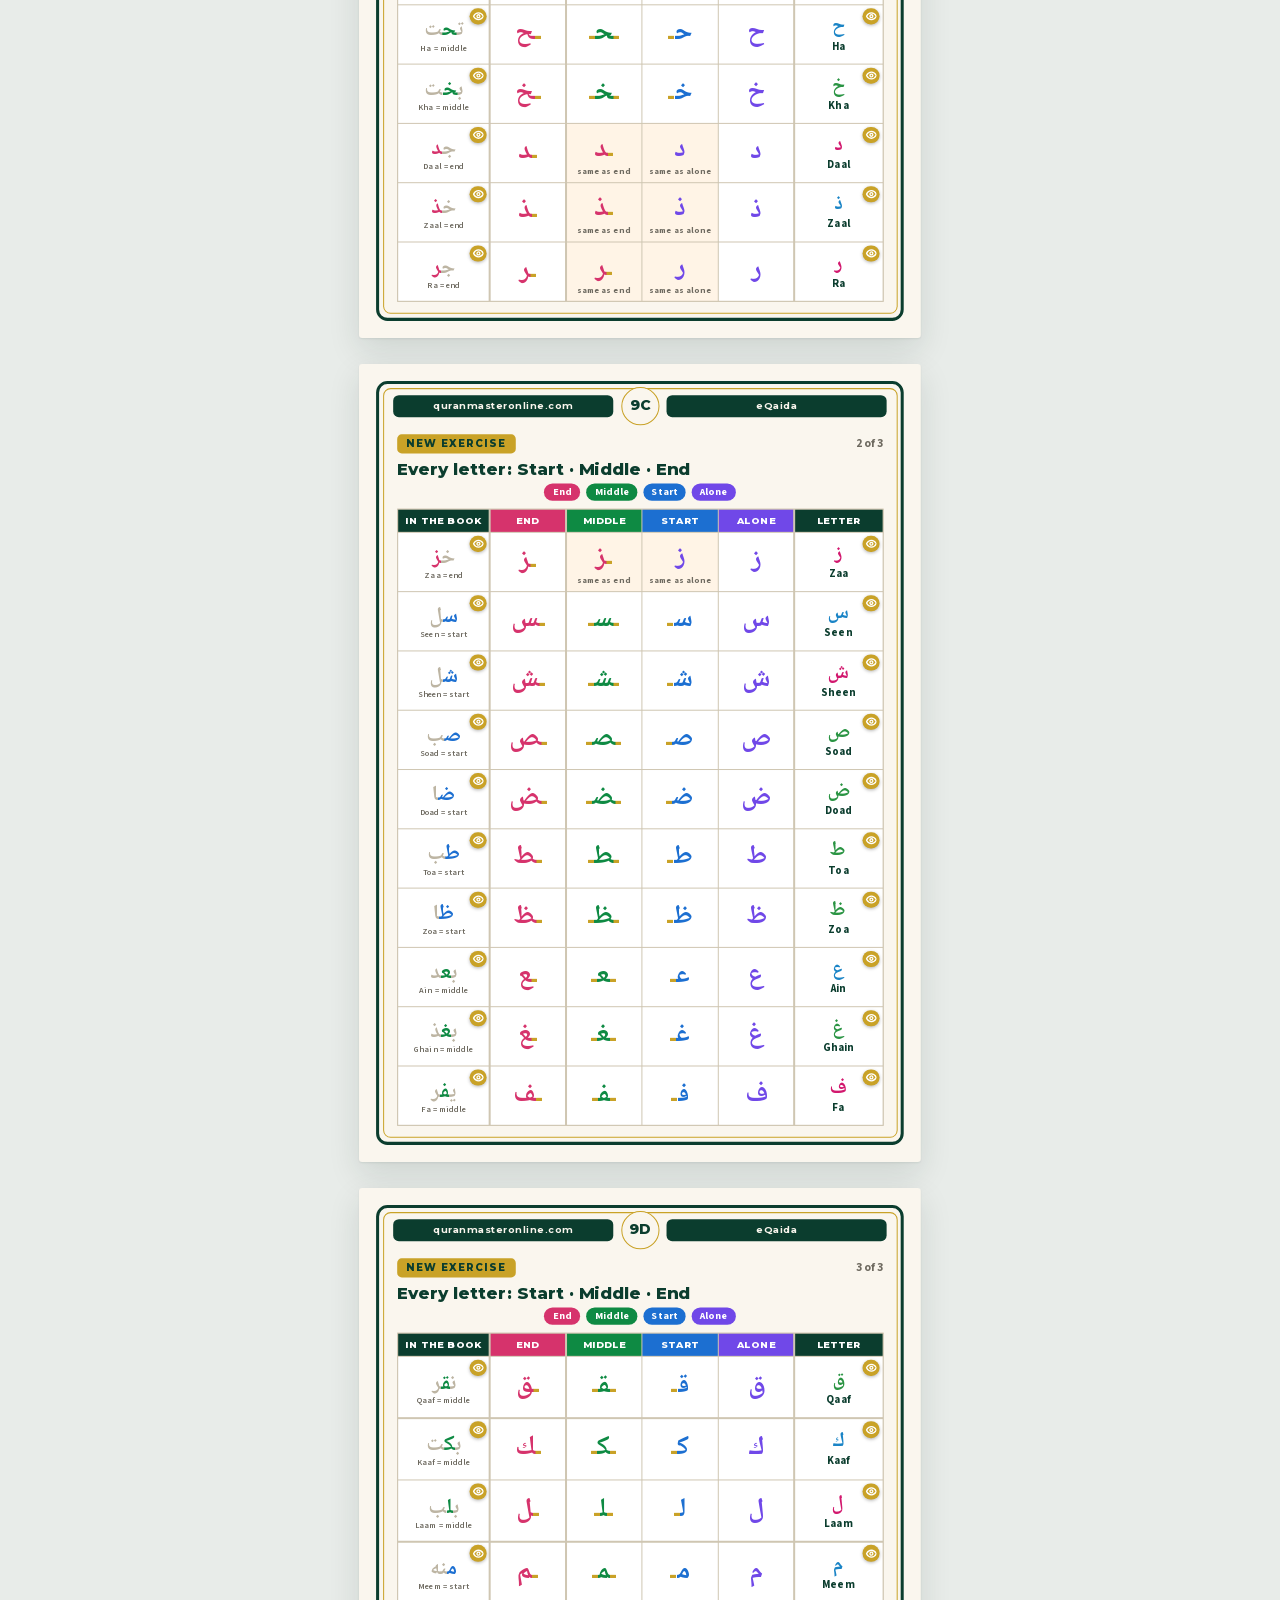
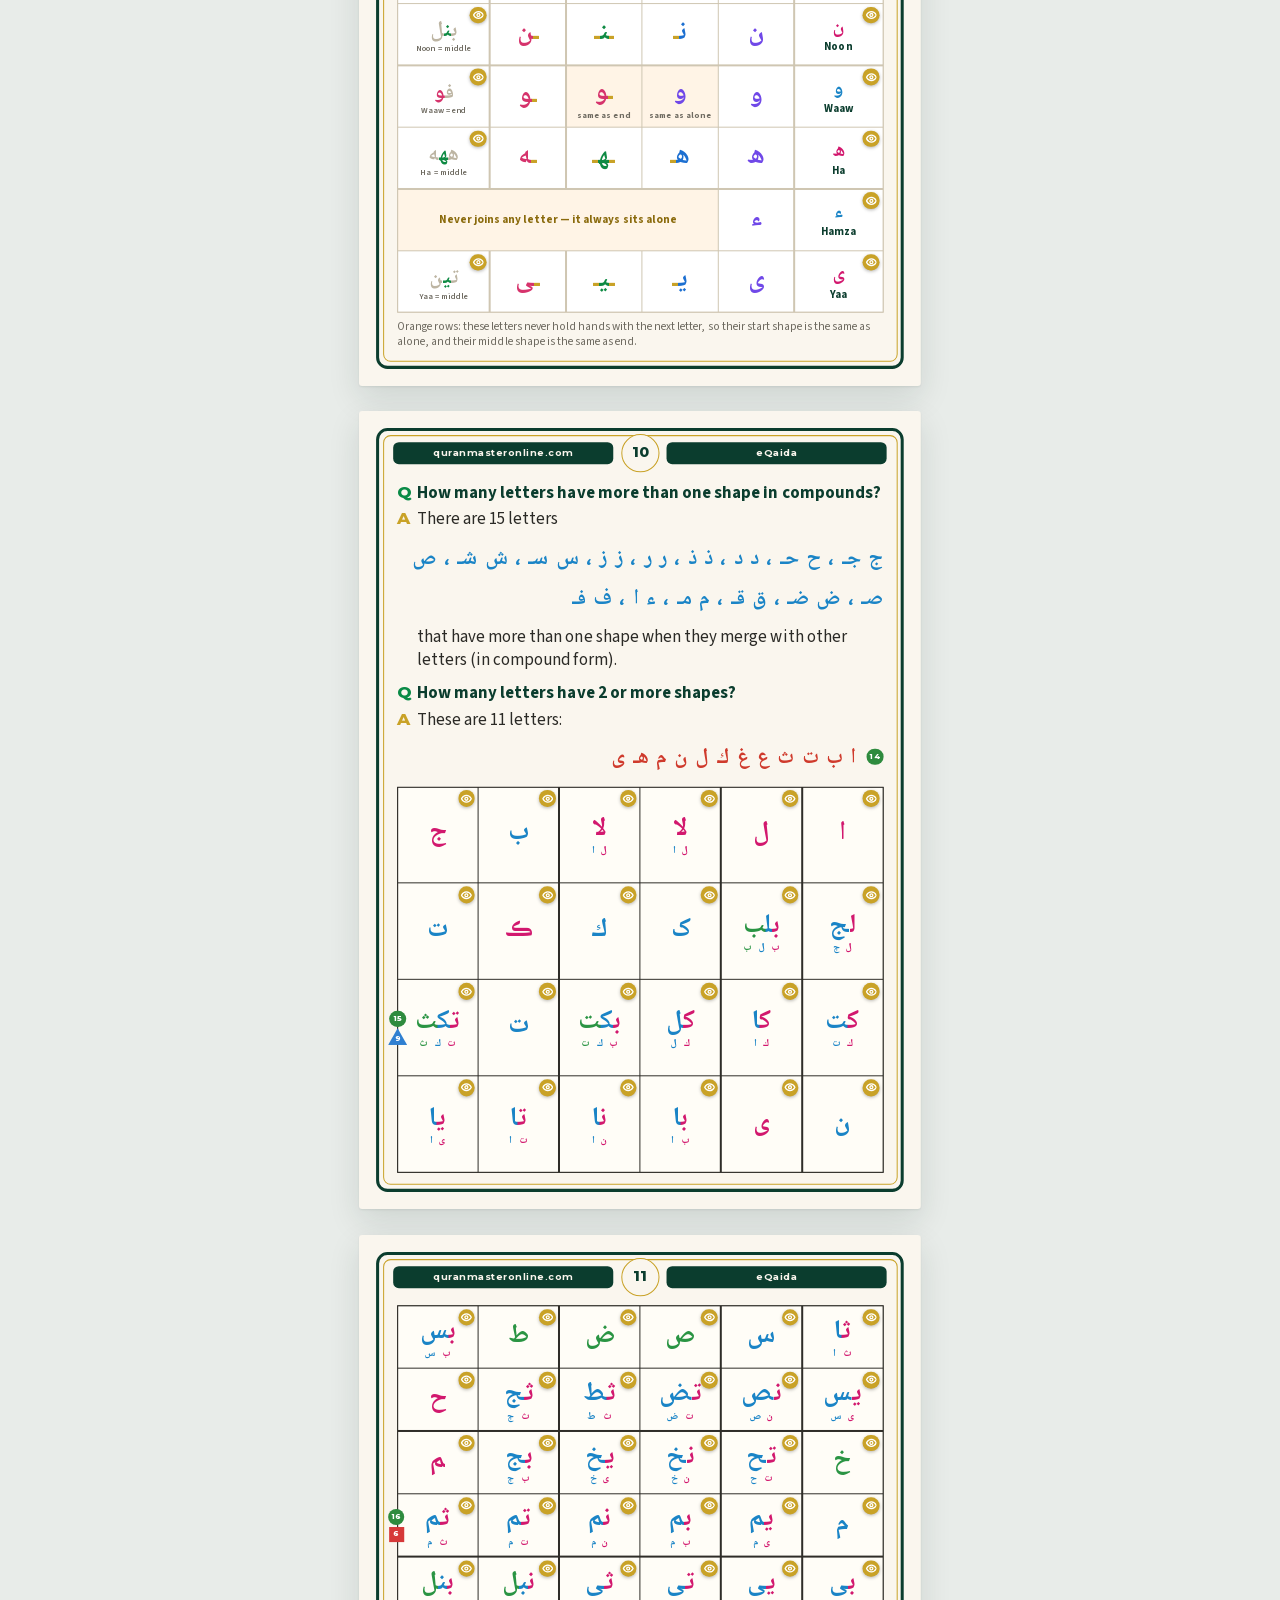
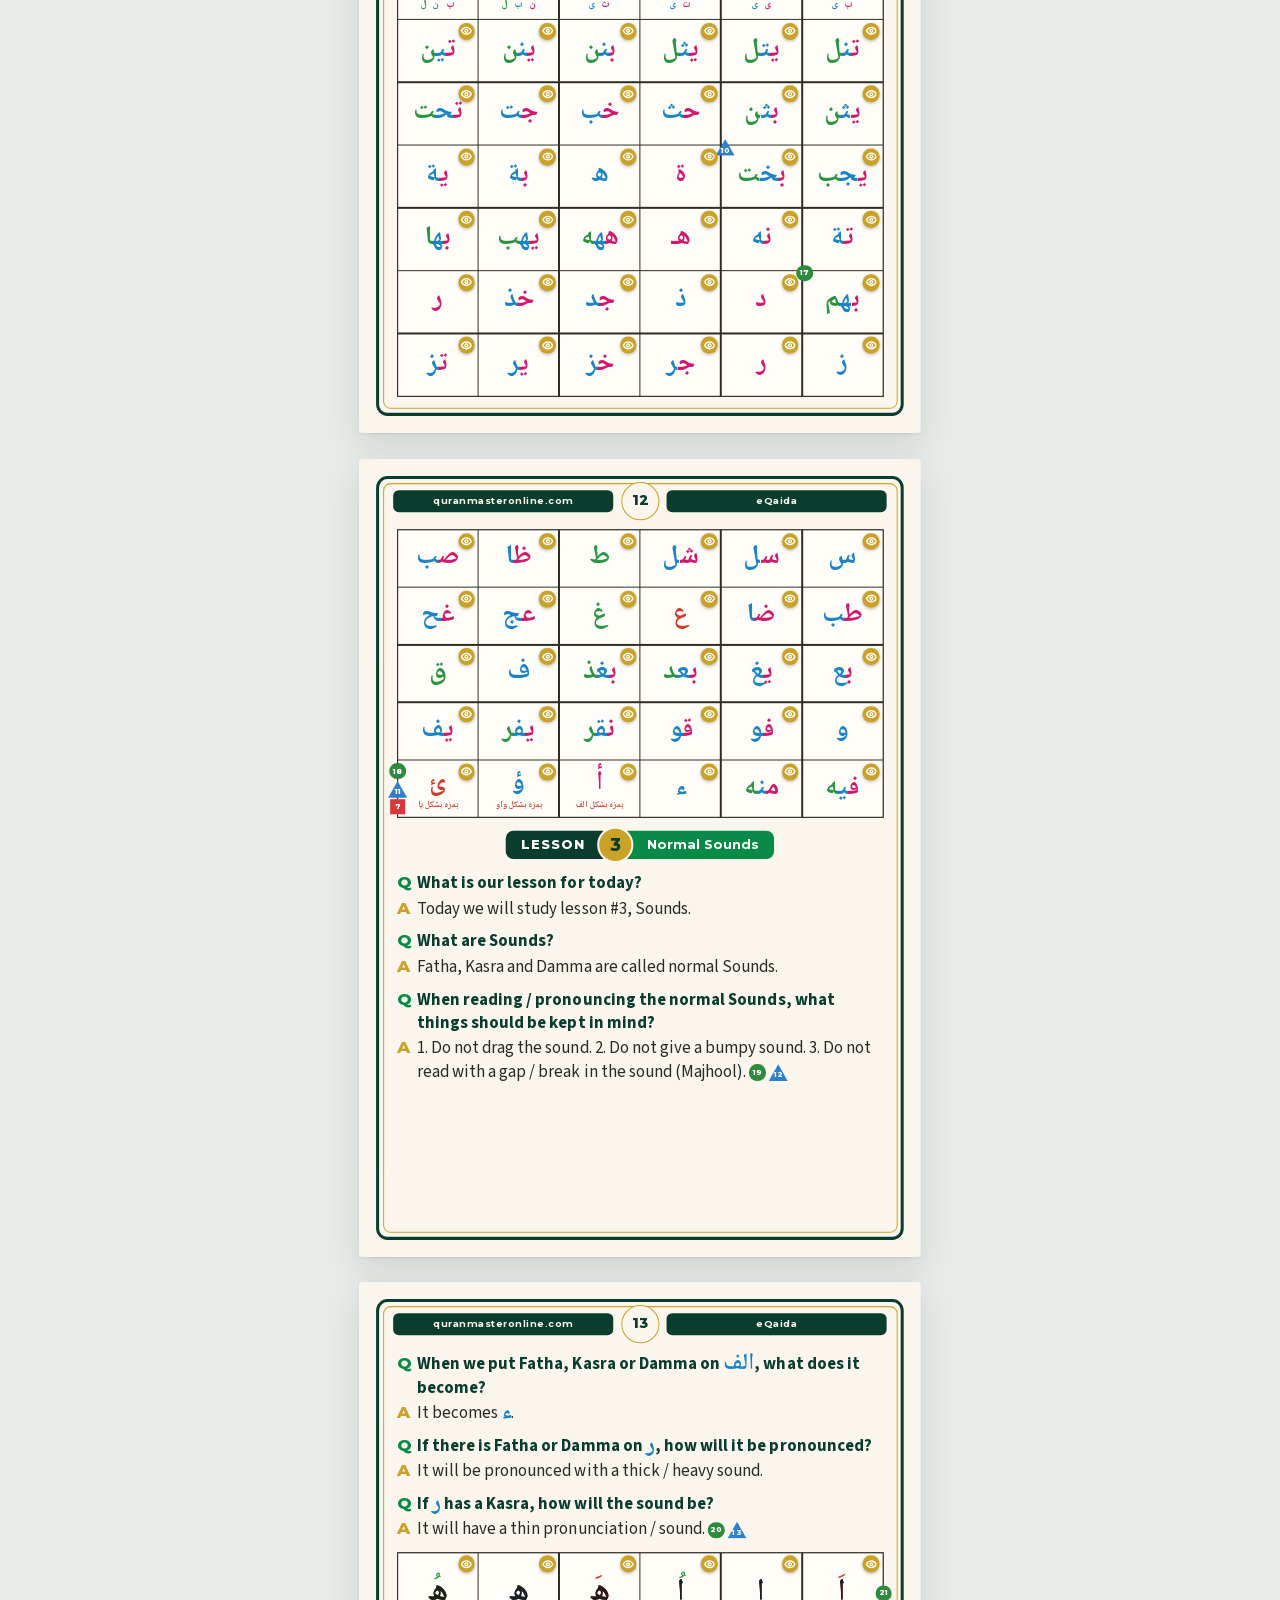
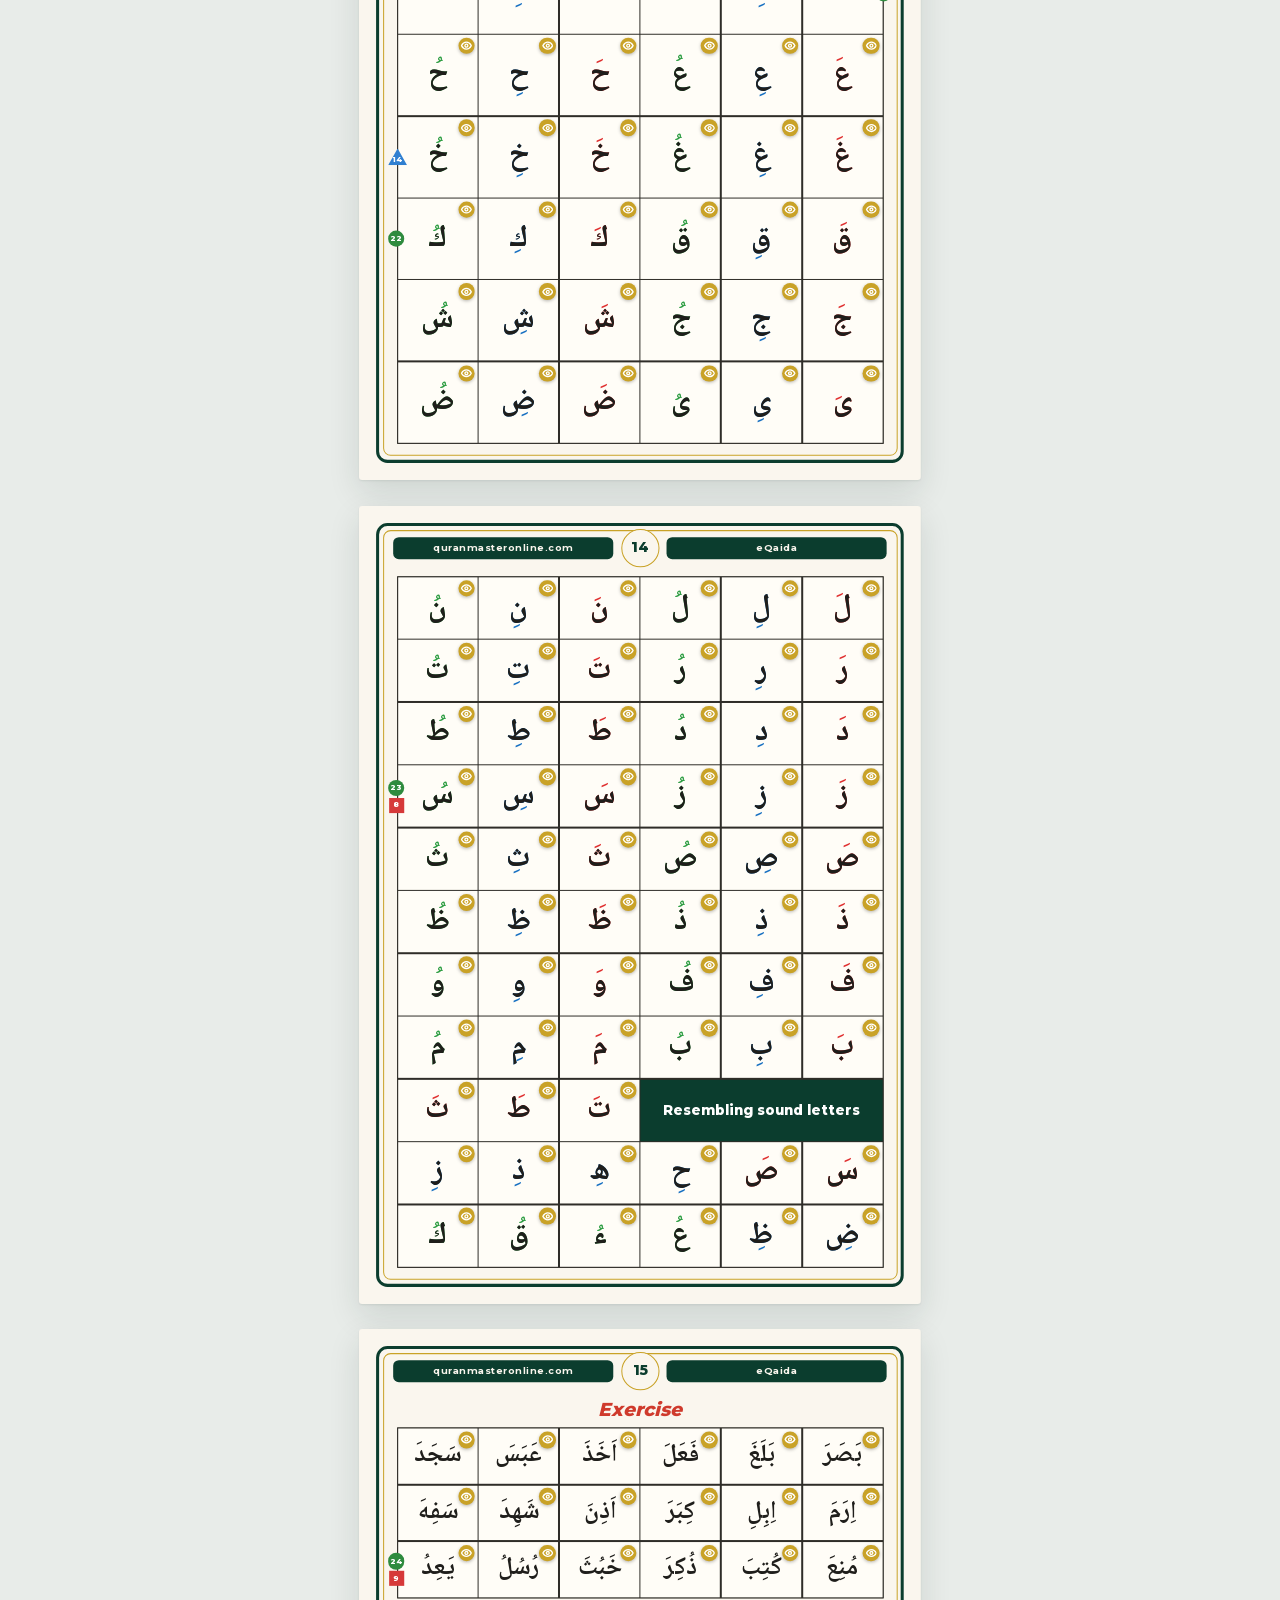
<file: Easy Qaida Website/index.html>
<!doctype html>
<html lang="en">
<head>
<meta charset="utf-8">
<meta name="viewport" content="width=device-width, initial-scale=1">
<meta name="theme-color" content="#0C3B2C">
<title>eQaida — Interactive</title>
<link href="fonts/fonts.css" rel="stylesheet">
<link href="practice.css?v=1116220000" rel="stylesheet">
<style>
@page{size:148mm 210mm;margin:0}
:root{
  --green:#098A46;--deep:#0B3D2E;--gold:#C9A227;--cream:#FAF6EE;--ink:#2B2A26;--muted:#6E6A60;--rule:#2F2D28;--paper:#FFFDF7;
  --P:#D2186E;--B:#1A84C6;--G:#2A9443;--R:#CF3A2C;
  --S:#1C6FD1;--M:#0E8A43;--E:#D6336C;--A:#7048E8;
  --hf:#E03131;--hk:#1971C2;--hd:#2F9E44;--hs:#7048E8;
}
*{box-sizing:border-box}
html,body{margin:0;padding:0}
body{font-family:'Source Sans 3',Arial,sans-serif;color:var(--ink);font-size:10.6pt;line-height:1.36;-webkit-print-color-adjust:exact;print-color-adjust:exact}
.page{width:148mm;height:210mm;position:relative;overflow:hidden;background:var(--cream);page-break-after:always;break-after:page}
#book>.pgw:last-child>.page,#book>.page:last-child{page-break-after:auto;break-after:auto}
.frame{position:absolute;inset:4.5mm;border:.8mm solid var(--deep);border-radius:3mm;pointer-events:none}
.frame::after{content:"";position:absolute;inset:1mm;border:.3mm solid var(--gold);border-radius:2mm}
.hdr{position:absolute;top:7.6mm;left:9mm;right:9mm;height:7mm;display:flex;align-items:center;gap:2mm}
.hdr .pill{flex:1;background:var(--deep);color:#FAF6EE;font-family:'Montserrat',sans-serif;font-weight:700;font-size:7pt;letter-spacing:.05em;text-align:center;border-radius:1.5mm;padding:1.25mm 0}
.hdr .no{min-width:10mm;height:10mm;padding:0 1.5mm;border-radius:5mm;background:var(--cream);border:.5mm solid var(--gold);display:grid;place-items:center;font-family:'Montserrat',sans-serif;font-weight:800;font-size:10.5pt;color:var(--deep)}
.body{position:absolute;top:18.5mm;left:10mm;right:10mm;bottom:9.5mm;display:flex;flex-direction:column;font-size:12.6pt;line-height:1.38}
.body.compact{font-size:10.6pt;line-height:1.36}
.body.mid{font-size:11.4pt}
p{margin:0}

/* text */
.qa{margin:0 0 2.2mm}
.q,.a{display:flex;align-items:baseline}
.q{font-weight:700;color:var(--deep)}
.q>span:last-child,.a>span:last-child{flex:1;min-width:0}
.l{flex:none;width:5.2mm;font-family:'Montserrat',sans-serif;font-weight:800;color:var(--green)}
.a .l{color:var(--gold)}
.a{margin-top:.3mm}
.ind{padding-left:5.2mm}
.ar{font-family:'Noto Naskh Arabic',serif;font-weight:700;direction:rtl;unicode-bidi:isolate;font-size:1.38em;line-height:1}
.arl{font-family:'Noto Naskh Arabic',serif;font-weight:700;direction:rtl;font-size:16pt;line-height:1.75;text-align:right;margin:0 0 1.4mm;word-spacing:.6mm}
.mx{margin:0 0 2.4mm}
.title{font-family:'Montserrat',sans-serif;font-weight:800;color:var(--deep);text-align:center;font-size:14pt;line-height:1.2}
.subt{font-style:italic;text-align:center;color:var(--deep);font-size:10.5pt;margin-top:.6mm}
.note-h{font-family:'Montserrat',sans-serif;font-weight:800;color:var(--green)}
.rel{font-family:'Amiri',serif;font-weight:700;direction:rtl;text-align:center;color:var(--deep);font-size:19.5pt;line-height:2.15}
.tr{font-size:12pt;text-align:left;margin:.5mm 0 3mm}
.kh{display:block;margin:2.6mm auto 0;width:max-content;background:var(--deep);color:var(--gold);font-family:'Montserrat',sans-serif;font-weight:800;letter-spacing:.08em;font-size:9.6pt;padding:1.3mm 5mm;border-radius:2mm}
.orn{text-align:center;color:var(--gold);font-size:13pt;letter-spacing:2mm;margin-top:3mm}

/* lesson banner */
.lesson{display:flex;align-items:center;justify-content:center;margin:2.4mm 0 2.2mm}
.lw{background:var(--deep);color:#fff;font-family:'Montserrat',sans-serif;font-weight:800;font-size:9.6pt;padding:1.3mm 5mm 1.3mm 4mm;border-radius:2mm 0 0 2mm;letter-spacing:.07em;text-transform:uppercase}
.ln{width:9.5mm;height:9.5mm;border-radius:50%;background:var(--gold);color:var(--deep);font-family:'Montserrat',sans-serif;font-weight:800;font-size:13pt;display:grid;place-items:center;margin:0 -1.6mm;position:relative;z-index:1;border:.7mm solid var(--cream)}
.lt{background:var(--green);color:#fff;font-family:'Montserrat',sans-serif;font-weight:700;font-size:9.6pt;padding:1.3mm 4mm 1.3mm 5mm;border-radius:0 2mm 2mm 0}

/* progress markers (as in the book) */
.mk{display:inline-grid;place-items:center;font-family:'Montserrat',sans-serif;font-weight:800;color:#fff;font-size:5.6pt;line-height:1;vertical-align:middle;margin-left:.8mm}
.mk.g{width:4.3mm;height:4.3mm;border-radius:50%;background:#2E8B3E}
.mk.b{width:5mm;height:4.4mm;background:#2F7FD1;clip-path:polygon(50% 0,100% 100%,0 100%);padding-top:1.3mm}
.mk.r{width:4mm;height:4mm;background:#D63939}
.mks{position:absolute;display:flex;flex-direction:column;align-items:center;gap:.4mm;z-index:3;line-height:1}
.mks .mk{margin:0}
.mks.L{left:-2.6mm;top:50%;transform:translateY(-50%)}
.mks.R{right:-2.6mm;top:50%;transform:translateY(-50%)}
.mks.TL{left:-1.6mm;top:-1.8mm;flex-direction:row}
.mks.TR{right:-1.6mm;top:-1.8mm;flex-direction:row}

/* grids */
.grid{display:grid;direction:rtl;gap:.4mm;background:var(--rule);border:.4mm solid var(--rule);grid-auto-rows:1fr}
.cell{background:var(--paper);position:relative;min-width:0}
.cell.empty{background:var(--cream)}
.lc .un{position:absolute;top:.4mm;left:1.3mm;font-family:'Noto Naskh Arabic',serif;font-weight:700;font-size:8.6pt;line-height:1.5}
.lc .bg{position:absolute;right:2mm;top:46%;transform:translateY(-50%);font-family:'Noto Naskh Arabic',serif;font-weight:700;font-size:29pt;line-height:1}
.lc .en{position:absolute;left:1.3mm;bottom:.5mm;font-weight:700;font-size:8.2pt;color:var(--ink)}
.cc{display:flex;flex-direction:column;align-items:center;justify-content:center}
.cc .w{font-family:'Noto Naskh Arabic',serif;font-weight:700;font-size:20pt;line-height:1.3;display:flex;direction:rtl}
.cc .w span{white-space:pre}
.cc .sm{font-family:'Noto Naskh Arabic',serif;font-weight:700;font-size:7.6pt;line-height:1.1;direction:rtl;word-spacing:1.2mm;margin-top:-.6mm}
.cc .cap{font-family:'Noto Naskh Arabic',serif;font-weight:600;font-size:6.6pt;color:var(--R);direction:rtl;line-height:1.2}
.hc .hg{position:absolute;inset:0;display:flex;align-items:center;justify-content:center;font-family:'Noto Naskh Arabic',serif;font-weight:700;font-size:23pt;line-height:1}
.hc .hg.base{color:#1F1E1B}
.wc{display:flex;align-items:center;justify-content:center;font-family:'Noto Naskh Arabic',serif;font-weight:700;font-size:18.5pt;line-height:1;color:#1F1E1B}
.label{background:var(--deep);color:#fff;font-family:'Montserrat',sans-serif;font-weight:800;font-size:8pt;display:flex;align-items:center;justify-content:center;text-align:center;padding:0 1.5mm;line-height:1.2}
.lets{display:flex;align-items:center;justify-content:space-evenly;font-family:'Noto Naskh Arabic',serif;font-weight:700;font-size:19pt;line-height:1;direction:rtl}
.mtab{display:grid;direction:rtl;gap:.4mm;background:var(--rule);border:.4mm solid var(--rule)}
.mtab .cell{display:flex;align-items:center;justify-content:space-evenly;font-family:'Noto Naskh Arabic',serif;font-weight:700;font-size:19pt;line-height:1.55;direction:rtl}
.t1{display:grid;grid-template-columns:1fr 22mm;direction:rtl;gap:.4mm;background:var(--rule);border:.4mm solid var(--rule);margin:2.4mm 0 1.6mm}
.t1 .cell{display:flex;align-items:center;justify-content:center;padding:0 1.5mm}
.t1 .k{font-family:'Noto Naskh Arabic',serif;font-weight:700;color:var(--R);font-size:13pt;line-height:1.9}
.t1 .v{font-family:'Amiri',serif;font-weight:700;color:var(--B);font-size:13.4pt;line-height:2;direction:rtl}

/* new exercise pages */
.new{display:inline-block;background:var(--gold);color:var(--deep);font-family:'Montserrat',sans-serif;font-weight:800;font-size:7.4pt;letter-spacing:.1em;padding:.8mm 2.4mm;border-radius:1.2mm;text-transform:uppercase}
.exh{font-family:'Montserrat',sans-serif;font-weight:800;color:var(--deep);font-size:13.6pt;line-height:1.15;margin-top:1.4mm}
.exs{color:var(--muted);font-size:9.8pt;margin-top:.6mm}
.hand{color:var(--gold)}
.g4{display:flex;direction:rtl;gap:2mm;margin:2.4mm 0 1.2mm}
.sb{flex:1;background:#fff;border:.35mm solid #D9D1BC;border-radius:2.4mm;overflow:hidden;text-align:center;direction:ltr}
.sb .gl{font-family:'Noto Naskh Arabic',serif;font-weight:700;font-size:27pt;line-height:1.55;display:flex;justify-content:center;direction:rtl}
.sb .lb{color:#fff;font-family:'Montserrat',sans-serif;font-weight:800;font-size:7.6pt;padding:.9mm 0;letter-spacing:.05em;text-transform:uppercase}
.c-S{color:var(--S)}.c-M{color:var(--M)}.c-E{color:var(--E)}.c-A{color:var(--A)}
.b-S{background:var(--S)}.b-M{background:var(--M)}.b-E{background:var(--E)}.b-A{background:var(--A)}
.box{background:#fff;border:.35mm solid #D9D1BC;border-left:1.2mm solid var(--gold);border-radius:2mm;padding:2mm 2.6mm;margin-top:2mm}
.box b{color:var(--deep)}
.tip{background:#FFF6DB;border:.3mm solid #F0DFA6;border-radius:2mm;padding:1.6mm 2.4mm;margin-top:2mm;font-size:9.6pt}
.tip b{color:#8A6A0C}
.ew{display:flex;align-items:center;justify-content:center;gap:3mm;direction:rtl;margin-top:1.6mm}
.ew .wd{font-family:'Noto Naskh Arabic',serif;font-weight:700;font-size:30pt;line-height:1.4;display:flex;direction:rtl}
.ew .eq{font-family:'Montserrat',sans-serif;font-weight:800;color:var(--gold);font-size:14pt}
.ew .pcs{display:flex;gap:2.4mm;direction:rtl}
.ew .pc{display:flex;flex-direction:column;align-items:center;background:#fff;border:.35mm solid #D9D1BC;border-radius:2mm;padding:0 2mm .8mm}
.ew .pc .gl{font-family:'Noto Naskh Arabic',serif;font-weight:700;font-size:22pt;line-height:1.45;display:flex;direction:rtl}
.ew .pc small{font-size:7.4pt;font-weight:700;line-height:1.1}
.njrow{display:flex;direction:rtl;gap:1.6mm;margin-top:1.4mm;flex-wrap:wrap;justify-content:center}
.nj{background:var(--paper);border:.3mm solid #D9D1BC;border-radius:1.6mm;padding:0 2mm;text-align:center;font-family:'Noto Naskh Arabic',serif;font-weight:700;font-size:17pt;line-height:1.5;display:flex;gap:1.5mm;align-items:center;direction:rtl}
.nj .d{color:#B8B09E}
.legend{display:flex;direction:rtl;gap:1.6mm;flex-wrap:wrap;justify-content:center;margin-top:1.4mm}
.legend span{color:#fff;font-weight:700;font-size:7.6pt;padding:.5mm 2.2mm;border-radius:99px}
.st{display:grid;grid-template-columns:23mm repeat(4,1fr) 24mm;direction:rtl;gap:.35mm;background:#CFC6B2;border:.35mm solid #CFC6B2;margin-top:2mm;flex:1;grid-auto-rows:auto}
.st .th{background:var(--deep);color:#fff;font-family:'Montserrat',sans-serif;font-weight:800;font-size:7pt;text-align:center;padding:1.2mm .5mm;letter-spacing:.04em;text-transform:uppercase;direction:ltr}
.st .th.S{background:var(--S)}.st .th.M{background:var(--M)}.st .th.E{background:var(--E)}.st .th.A{background:var(--A)}
.st .td{background:#fff;display:flex;align-items:center;justify-content:center;min-height:0}
.st .nm{flex-direction:column;direction:ltr;gap:0}
.st .nm .ar{font-size:15pt;line-height:1.25}
.st .nm b{font-size:8.2pt;color:var(--deep);line-height:1.1}
.st .gl{font-family:'Noto Naskh Arabic',serif;font-weight:700;font-size:20pt;line-height:1.5;display:flex;direction:rtl}
.st .same{flex-direction:column;gap:0}
.st .same small{font-size:6.4pt;color:var(--muted);font-weight:700;line-height:1;margin-top:-1mm}
.st .na{color:#B8B09E;font-size:9pt}
.st .exw{font-family:'Noto Naskh Arabic',serif;font-weight:700;font-size:16pt;line-height:1.5;display:flex;direction:rtl}
.st .exw .dim{color:#BDB5A3}
.st .td.ex{flex-direction:column}
.st .td.ex small{font-size:6.2pt;color:var(--muted);font-weight:600;line-height:1;margin-top:-.8mm}
.st .td.nj6{background:#FFF4E6}

/* cover */
.cover{background:var(--cream)}
.cover .band{position:absolute;left:0;right:0;top:0;height:112mm;background:var(--deep)}
.cover .band .k{position:absolute;left:12mm;top:44mm;font-family:'Montserrat',sans-serif;font-weight:800;font-size:8.4pt;letter-spacing:.14em;color:var(--gold);text-transform:uppercase}
.cover .band h1{position:absolute;left:12mm;top:50mm;margin:0;font-family:'Montserrat',sans-serif;font-weight:800;font-size:34pt;line-height:1.02;color:#FAF6EE}
.cover .band .t{position:absolute;left:12mm;top:83mm;font-family:'Montserrat',sans-serif;font-weight:800;font-size:15pt;color:var(--gold)}
.cover .band .s{position:absolute;left:12mm;right:12mm;top:93mm;font-size:10.6pt;color:#D6E4DC;line-height:1.35}
.cover .band .arbig{position:absolute;right:12mm;top:10mm;font-family:'Noto Naskh Arabic',serif;font-weight:700;font-size:40pt;line-height:1.6;direction:rtl;color:#1E5A47}
.cover .logo{position:absolute;left:12mm;top:12mm;height:13mm}
.cover .lower{position:absolute;left:12mm;right:12mm;top:120mm}
.cover .letters{display:flex;direction:rtl;justify-content:space-between;font-family:'Noto Naskh Arabic',serif;font-weight:700;font-size:30pt;line-height:1.5}
.cover .toc{margin-top:3mm;border-top:.4mm solid var(--gold)}
.cover .toc div{display:flex;justify-content:space-between;padding:1.5mm 0;border-bottom:.3mm solid #E6DFCD;font-size:9.6pt}
.cover .toc b{color:var(--deep)}
.cover .toc .nw b{color:#8A6A0C}
.cover .foot{position:absolute;left:12mm;right:12mm;bottom:9mm;display:flex;justify-content:space-between;font-size:8.4pt;color:var(--muted)}

/* ================= INTERACTIVE LAYER (screen only) ================= */
.st .td{position:relative}
.nj{position:relative}
.hs{position:absolute;top:.7mm;right:.7mm;width:4.4mm;height:4.4mm;border-radius:50%;border:0;background:#C9A227;color:#fff;display:grid;place-items:center;cursor:pointer;z-index:6;padding:0;box-shadow:0 .3mm .9mm rgba(0,0,0,.28)}
.hs svg{width:3.1mm;height:3.1mm}
p.mx>.hs{position:relative;top:-.4mm;right:auto;display:inline-grid;vertical-align:middle;margin-right:1.6mm}
.nj>.hs{top:-1.6mm;right:-1.6mm;width:3.8mm;height:3.8mm}
@media screen{
  body{background:#E5E0D3;min-height:100vh}
  [data-x]{cursor:pointer;transition:box-shadow .15s}
  [data-x]:hover{box-shadow:inset 0 0 0 .6mm rgba(201,162,39,.75)}
  p.mx[data-x]:hover{box-shadow:none;background:rgba(201,162,39,.12);border-radius:1.5mm}
  body.nohs .hs{display:none}
  .tb{position:sticky;top:0;z-index:50;display:flex;align-items:center;gap:8px;padding:8px 14px;background:#0B3D2E;color:#fff;font-family:'Source Sans 3',sans-serif;font-size:15px}
  .tbm{width:34px;height:34px;border-radius:10px;background:#098A46;display:grid;place-items:center;font-family:'Noto Naskh Arabic',serif;font-weight:700;font-size:21px;padding-top:2px}
  .tbt{font-family:'Montserrat',sans-serif;font-weight:800;font-size:15px;letter-spacing:.03em;line-height:1.1}
  .tbt small{display:block;font-family:'Source Sans 3',sans-serif;font-weight:600;font-size:12px;letter-spacing:0;opacity:.75}
  .tbsp{flex:1}
  .tbb{font:inherit;font-weight:700;border:0;background:rgba(255,255,255,.12);color:#fff;border-radius:10px;height:38px;min-width:38px;padding:0 12px;cursor:pointer;display:inline-flex;align-items:center;gap:6px;font-size:15px}
  .tbb:hover{background:rgba(255,255,255,.2)}
  .tbb.on{background:#C9A227;color:#0B3D2E}
  .tbb svg{width:18px;height:18px}
  .tbb.eq-snd{font-size:18px;padding:0 9px}
  .eq-snd.off{opacity:.55}
  #pSel{font:inherit;font-weight:700;height:38px;border-radius:10px;border:0;padding:0 10px;background:#FAF6EE;color:#0B3D2E;cursor:pointer}
  #book{display:flex;flex-direction:column;align-items:center;gap:22px;padding:22px 0 80px}
  /* pages are shrunk with transform (not zoom): iPhones shrank the boxes but kept the text big, so letters piled up */
  .pgw{width:calc(148mm * var(--z,1));height:calc(210mm * var(--z,1));flex:none;position:relative}
  .pgw>.page{position:absolute;left:0;top:0;transform:scale(var(--z,1));transform-origin:0 0}
  .page{box-shadow:0 3px 14px rgba(0,0,0,.18)}
}
@media screen and (max-width:700px){ .tbt{display:none} .tbb.wide span{display:none} }
@media print{
  .tb,.hs,.xm{display:none!important}
  #book{zoom:1!important;display:block;padding:0}
  .pgw{width:auto!important;height:auto!important}
  .pgw>.page{position:relative!important;transform:none!important}
  .page{box-shadow:none}
}

/* ---------- explainer pop-up ---------- */
.xm{position:fixed;inset:0;z-index:100;background:rgba(10,24,18,.66);display:flex;align-items:center;justify-content:center;padding:2vh 2vw;font-family:'Source Sans 3',sans-serif;color:#2B2A26}
.xm[hidden]{display:none}
.xcard{width:min(1200px,96vw);height:min(840px,95vh);background:#FAF6EE;border-radius:22px;display:flex;flex-direction:column;overflow:hidden;box-shadow:0 20px 60px rgba(0,0,0,.35);animation:xIn .25s ease}
@keyframes xIn{from{opacity:0;transform:scale(.97)}to{opacity:1;transform:none}}
.xhead{display:flex;align-items:center;gap:12px;padding:10px 16px 10px 22px;background:#0B3D2E;color:#fff}
.xt{font-family:'Montserrat',sans-serif;font-weight:800;font-size:clamp(17px,2.1vw,25px);line-height:1.2}
.xt .xa{unicode-bidi:isolate;font-family:'Noto Naskh Arabic',serif;font-weight:700;font-size:1.35em;color:#F2D57A}
.xsp{flex:1}
.xcount{font-weight:700;opacity:.75;font-size:15px;white-space:nowrap}
.xclose{width:42px;height:42px;border-radius:12px;border:0;background:rgba(255,255,255,.12);color:#fff;font-size:22px;cursor:pointer}
.xclose:hover{background:rgba(255,255,255,.22)}
.xbody{flex:1;min-height:0;position:relative;display:flex;flex-direction:column;padding:14px 26px 10px}
.xfoot{display:flex;align-items:center;gap:10px;padding:10px 16px;border-top:1px solid #E6DFCD;background:#fff}
.xctl{flex:1;display:flex;gap:10px;justify-content:center;flex-wrap:wrap}
.xbtn{font:inherit;font-weight:700;font-size:16px;border:2px solid #E6DFCD;background:#fff;color:#0B3D2E;border-radius:12px;padding:9px 16px;cursor:pointer;white-space:nowrap}
.xbtn:hover{border-color:#cfc5ad}
.xbtn.pri{background:#098A46;border-color:#098A46;color:#fff}
.xbtn[disabled]{opacity:.35;pointer-events:none}
.xar{font-family:'Noto Naskh Arabic',serif;font-weight:700;direction:rtl;unicode-bidi:isolate}
.cap{font-size:clamp(17px,2.2vh,24px);text-align:center;color:#0B3D2E;line-height:1.4;margin:0}
.cap b{color:#0B3D2E}
.note{background:#FFF6DB;border:1px solid #F0DFA6;border-radius:12px;padding:8px 14px;font-size:clamp(15px,1.9vh,19px);color:#5E4A0E;text-align:center;align-self:center;max-width:900px}
.chipx{display:inline-block;color:#fff;font-weight:700;font-size:clamp(12px,1.6vh,15px);padding:2px 11px;border-radius:999px;font-family:'Source Sans 3',sans-serif}
.cS{background:#1C6FD1}.cM{background:#0E8A43}.cE{background:#D6336C}.cA{background:#7048E8}
.lgx{display:flex;direction:rtl;gap:6px;justify-content:center}

/* player (mini-lesson) */
.tabs{display:flex;gap:6px;justify-content:center;flex-wrap:wrap}
.tab{font:inherit;border:0;background:#EFE8D8;border-radius:999px;padding:7px 15px;font-weight:700;font-size:15px;color:#6E6A60;cursor:pointer;position:relative;overflow:hidden}
.tab.on{background:#0B3D2E;color:#fff}
.tab .pb{position:absolute;left:0;bottom:0;height:4px;background:#C9A227;width:0}
.stage{flex:1;min-height:0;display:flex;align-items:center;justify-content:center;position:relative}
.sc{animation:scIn .45s ease both;width:100%;height:100%;display:flex;flex-direction:column;align-items:center;justify-content:center;gap:1.6vh}
@keyframes scIn{from{opacity:0;transform:translateY(16px)}to{opacity:1;transform:none}}
.meet{flex-direction:row;gap:5vw}
.mL{font-family:'Noto Naskh Arabic',serif;font-weight:700;font-size:min(46vh,380px);line-height:1.3;animation:pop .6s cubic-bezier(.2,1.4,.4,1) both}
@keyframes pop{from{transform:scale(.4);opacity:0}to{transform:none;opacity:1}}
.mEn{font-family:'Montserrat',sans-serif;font-weight:800;font-size:min(10vh,84px);color:#0B3D2E;line-height:1}
.mUr{font-family:'Noto Naskh Arabic',serif;font-weight:700;font-size:min(7vh,58px);color:#6E6A60;direction:rtl;margin-top:1vh}
.mInfo{font-size:clamp(17px,2.4vh,24px);color:#0B3D2E;margin-top:1.4vh;font-weight:600}
.stack{position:relative;font-family:'Noto Naskh Arabic',serif;font-weight:700;font-size:min(44vh,360px);line-height:1.4;width:1.3em;height:1.4em}
.stack .sl{position:absolute;inset:0;display:flex;align-items:center;justify-content:center}
.stack .full{color:#C9A227;animation:dotFlash .7s ease-in-out infinite alternate}
.stack .skel{color:#0B3D2E}
@keyframes dotFlash{from{color:#C9A227}to{color:#E8590C}}
.famrow{display:flex;direction:rtl;gap:2.4vw;justify-content:center;flex-wrap:wrap}
.fc{direction:ltr;display:flex;flex-direction:column;align-items:center;background:#fff;border:3px solid #E6DFCD;border-radius:20px;padding:0 2vw 1.4vh;min-width:min(17vw,170px)}
.fc.on{border-color:#C9A227;box-shadow:0 0 0 5px rgba(201,162,39,.25);transform:translateY(-6px)}
.fc .fl{font-family:'Noto Naskh Arabic',serif;font-weight:700;font-size:min(20vh,170px);line-height:1.45}
.fc b{font-family:'Montserrat',sans-serif;font-size:clamp(16px,2.2vh,22px);color:#0B3D2E}
.fc small{font-size:clamp(13px,1.7vh,16px);color:#6E6A60;font-weight:600;text-align:center;max-width:180px}
.shp{display:flex;direction:rtl;gap:1.6vw;justify-content:center}
.shc{background:#fff;border:2px solid #E6DFCD;border-radius:20px;overflow:hidden;display:flex;flex-direction:column;align-items:center;min-width:min(19vw,200px);direction:ltr}
.shc .g{font-family:'Noto Naskh Arabic',serif;font-weight:700;font-size:min(19vh,160px);line-height:1.55;display:flex;direction:rtl}
.shc .lbx{width:100%;text-align:center;color:#fff;font-family:'Montserrat',sans-serif;font-weight:800;font-size:clamp(13px,1.9vh,18px);padding:.6vh 0;letter-spacing:.05em;text-transform:uppercase}
.shc .sub{font-size:clamp(12px,1.6vh,15px);color:#6E6A60;font-weight:700;padding:.4vh 0 .8vh;min-height:1.4em}
.shc.same{background:#FFF4E6}
.exl{display:flex;align-items:center;gap:14px;font-size:clamp(16px,2.2vh,22px);color:#0B3D2E}
.exl .xw2{font-family:'Noto Naskh Arabic',serif;font-weight:700;font-size:min(9vh,76px);line-height:1.5;display:flex;direction:rtl}
.exl .dim{color:#C7BFAE}
.where{flex-direction:row;gap:3vw;align-items:center}
.where .dg{height:min(62vh,560px);aspect-ratio:600/520}
.where .dg svg{width:100%;height:100%}
.where .wt{max-width:380px;display:flex;flex-direction:column;gap:1.4vh}
.where .wl{font-family:'Noto Naskh Arabic',serif;font-weight:700;font-size:min(16vh,130px);line-height:1.4;direction:rtl}
.where .wt p{margin:0;font-size:clamp(17px,2.4vh,24px);line-height:1.4}
.where .wt small{color:#6E6A60;font-weight:600}
.zring{fill:rgba(201,162,39,.35);stroke:#C9A227;stroke-width:3;transform-box:fill-box;transform-origin:center;animation:zr 1.3s ease-out infinite}
@keyframes zr{0%{transform:scale(.45);opacity:1}100%{transform:scale(1.8);opacity:0}}
.zglow{fill:rgba(255,214,102,.55);stroke:#C9A227;stroke-width:2.5;animation:zg 1.1s ease-in-out infinite alternate}
@keyframes zg{from{opacity:.35}to{opacity:1}}
.zlist{display:flex;flex-direction:column;gap:1.6vh;max-width:430px}
.zi{display:flex;gap:12px;align-items:flex-start;background:#fff;border:1px solid #E6DFCD;border-radius:14px;padding:10px 14px}
.zi .n{flex:none;width:30px;height:30px;border-radius:50%;background:#C9A227;color:#fff;font-weight:800;display:grid;place-items:center;font-family:'Montserrat',sans-serif}
.zi .zl{font-family:'Noto Naskh Arabic',serif;font-weight:700;font-size:min(7vh,54px);line-height:1.35;direction:rtl}
.zi p{margin:0;font-size:clamp(15px,2vh,20px);line-height:1.35}

/* word break-apart */
.wx{flex:1;min-height:0;display:flex;flex-direction:column;align-items:center;justify-content:center;gap:1vh}
.xw{display:flex;direction:rtl;justify-content:center;align-items:flex-start;font-family:'Noto Naskh Arabic',serif;font-weight:700;font-size:min(24vh,200px);line-height:1.55;padding-bottom:min(21vh,190px)}
.xp{position:relative;display:flex;flex-direction:column;align-items:center;border-radius:22px;margin:0;padding:0;background:rgba(255,255,255,0);transition:margin .65s cubic-bezier(.2,.9,.3,1.25),padding .65s,background-color .45s,box-shadow .45s}
.xp .g{white-space:pre;display:block}
.xp .lb{position:absolute;top:100%;left:50%;transform:translate(-50%,-10px);opacity:0;transition:opacity .4s,transform .5s;display:flex;flex-direction:column;align-items:center;gap:3px;direction:ltr;white-space:nowrap;font-family:'Source Sans 3',sans-serif}
.xw.broken .xp{margin:0 min(1.6vw,20px);padding:0 .1em;background:#fff;box-shadow:0 4px 18px rgba(11,61,46,.13)}
.xw.broken .xp .lb{opacity:1;transform:translate(-50%,10px)}
.lb .iso{font-family:'Noto Naskh Arabic',serif;font-weight:700;font-size:min(7vh,56px);line-height:1.25;color:#0B3D2E}
.lb b{font-family:'Montserrat',sans-serif;font-weight:800;font-size:clamp(15px,2.3vh,23px);color:#0B3D2E}
.weq{opacity:0;transition:opacity .5s;text-align:center;display:flex;flex-direction:column;gap:.6vh;align-items:center}
.weq.on{opacity:1}
.xp.stp .g{text-shadow:0 0 0 transparent}
.xp.stp.bump{animation:xbump .6s cubic-bezier(.2,.9,.3,1.4)}
@keyframes xbump{40%{transform:scale(1.12)}}
.note.stopn{background:#F1ECFF;border-color:#D6CBFA;color:#3B2A80}
.xbtn.stopon{background:#C92A2A!important;border-color:#C92A2A!important;color:#fff!important}
.weq .eqA{font-family:'Noto Naskh Arabic',serif;font-weight:700;font-size:min(6.5vh,52px);direction:rtl;line-height:1.4}
.weq .eqA i{font-style:normal;color:#C9A227;font-family:'Montserrat',sans-serif;font-weight:800;margin:0 .25em;font-size:.7em}
.weq .eqE{font-size:clamp(17px,2.4vh,24px);font-weight:700;color:#0B3D2E}

/* sign (harakat) */
.hx{flex:1;min-height:0;display:flex;align-items:center;justify-content:center;gap:4vw}
.hbig{position:relative;width:min(48vh,400px);height:min(58vh,470px);background:#fff;border:2px solid #E6DFCD;border-radius:28px}
.hbig .hg{position:absolute;inset:0;display:flex;align-items:center;justify-content:center;font-family:'Noto Naskh Arabic',serif;font-weight:700;font-size:min(34vh,280px);line-height:1}
.hbig .hg.base{color:#1F1E1B}
.htag{position:absolute;left:50%;transform:translateX(-50%);color:#fff;font-weight:700;font-size:clamp(14px,1.9vh,18px);padding:5px 14px;border-radius:999px;white-space:nowrap;animation:tagIn .6s .3s cubic-bezier(.2,1.4,.4,1) both}
.htag.top{top:-18px}.htag.bot{bottom:-18px}
@keyframes tagIn{from{opacity:0;transform:translateX(-50%) scale(.6)}to{opacity:1;transform:translateX(-50%) scale(1)}}
.hinfo{display:flex;flex-direction:column;gap:2vh;max-width:460px}
.hsnd{font-size:clamp(22px,4vh,40px);color:#0B3D2E;font-weight:700}
.hsnd b{font-family:'Montserrat',sans-serif;font-weight:800;font-size:1.5em;color:#098A46}
.h3{display:flex;direction:rtl;gap:12px}
.h3 .t{position:relative;width:min(13vh,110px);height:min(15vh,128px);background:#fff;border:3px solid #E6DFCD;border-radius:16px}
.h3 .t.on{border-color:#C9A227;box-shadow:0 0 0 4px rgba(201,162,39,.25)}
.h3 .t span{position:absolute;inset:0;display:flex;align-items:center;justify-content:center;font-family:'Noto Naskh Arabic',serif;font-weight:700;font-size:min(8vh,66px)}
.h3 .t small{position:absolute;left:0;right:0;bottom:2px;text-align:center;font-weight:700;color:#6E6A60;font-size:13px}
.rule{background:#fff;border:1px solid #E6DFCD;border-left:5px solid #C9A227;border-radius:10px;padding:8px 12px;font-size:clamp(15px,2vh,19px);line-height:1.35}
.vid{max-width:100%;max-height:100%;border-radius:16px;background:#000}

.vframe{width:100%;height:100%;border:0;border-radius:14px;background:#0d1012}

/* beginner letter card (page 3) */
.tab .tn{display:inline-grid;place-items:center;width:22px;height:22px;border-radius:50%;background:rgba(0,0,0,.1);font-size:13px;margin-right:7px}
.tab.on .tn{background:#C9A227;color:#0B3D2E}
.bx .bxT{max-width:620px}
.memo{margin-top:2.4vh;font-size:clamp(20px,3vh,32px);font-weight:700;color:#0B3D2E;background:#FFF7DE;border:2px solid #EBD9A0;border-radius:18px;padding:12px 20px;line-height:1.3}
.dotsline{margin-top:1.4vh;font-size:clamp(16px,2.2vh,22px);color:#6E6A60;font-weight:600}
.trace{gap:1.4vh}
.tw{position:relative;width:min(80vw,1000px);height:min(58vh,560px);background:#fff;border:3px dashed #E0D6BE;border-radius:24px;touch-action:none;overflow:hidden}
.tGhost-old{position:absolute;inset:0;display:flex;align-items:center;justify-content:center;font-family:'Noto Naskh Arabic',serif;font-weight:700;font-size:min(44vh,430px);line-height:1.4;color:rgba(11,61,46,.06);-webkit-text-stroke:3px #D3C8AE;pointer-events:none;user-select:none}
.tc{position:absolute;inset:0;width:100%;height:100%;cursor:crosshair;touch-action:none}
.trow{display:flex;gap:16px;align-items:center;justify-content:center;flex-wrap:wrap}
.find{gap:2.4vh}
.fq{font-size:clamp(22px,3.4vh,36px);font-weight:700;color:#0B3D2E;margin:0;text-align:center}
.fq b{color:#098A46}
.fbtn{cursor:pointer;font:inherit;position:relative;transition:transform .15s}
.fbtn:hover{transform:translateY(-4px)}
.fbtn .fl{color:#0B3D2E}
.fbtn.ok{border-color:#2FB36B;box-shadow:0 0 0 6px rgba(47,179,107,.25)}
.fbtn.ok::after{content:"✓";position:absolute;top:-16px;right:-16px;width:44px;height:44px;border-radius:50%;background:#2FB36B;color:#fff;font:800 26px/44px 'Montserrat',sans-serif}
.fbtn.no{border-color:#E5484D;animation:shake .4s}
@keyframes shake{20%,60%{transform:translateX(-10px)}40%,80%{transform:translateX(10px)}}
.fres{min-height:1.5em;font-weight:700}
.fres.good{color:#098A46}
.fres.bad{color:#C2410C}

.tg{position:absolute;inset:0;width:100%;height:100%;pointer-events:none}
.tprog{display:flex;align-items:center;gap:10px}
.tbar{width:min(26vw,260px);height:16px;border-radius:999px;background:#EFE8D8;overflow:hidden}
.tbar i{display:block;height:100%;width:0;background:#C9A227;border-radius:999px;transition:width .25s,background .25s}
.tpct{font-family:'Montserrat',sans-serif;font-size:clamp(16px,2.2vh,22px);color:#0B3D2E;min-width:5.5em}
.tdots{font-size:clamp(15px,2vh,20px);color:#6E6A60;font-weight:600}
.tdots b{color:#0B3D2E}
.tmsg{font-size:clamp(15px,2vh,20px);color:#0B3D2E;min-width:16em}
.yay{position:absolute;left:50%;top:46%;transform:translate(-50%,-50%);z-index:5;text-align:center;background:rgba(255,255,255,.95);border:5px solid #C9A227;border-radius:30px;padding:16px 50px 22px;box-shadow:0 24px 70px rgba(0,0,0,.25);animation:yayIn .55s cubic-bezier(.2,1.5,.4,1) both;pointer-events:none}
.yay.out{opacity:0;transition:opacity .5s}
.yAr{font-family:'Noto Naskh Arabic',serif;font-weight:700;font-size:min(11vh,100px);color:#098A46;line-height:1.35;direction:rtl}
.yEn{font-family:'Montserrat',sans-serif;font-weight:800;font-size:min(6vh,54px);color:#C9A227}
@keyframes yayIn{from{transform:translate(-50%,-50%) scale(.3);opacity:0}to{transform:translate(-50%,-50%) scale(1);opacity:1}}
#confetti{position:fixed;inset:0;width:100vw;height:100vh;pointer-events:none;z-index:99999}

/* ================= new look (Nov 2026): calm, modern chrome around the book ================= */
@media screen{
  body{background:#E8ECE9}
  .tb{gap:8px;padding:9px 16px;background:#0C3B2C;box-shadow:0 1px 0 rgba(0,0,0,.08),0 6px 20px rgba(0,0,0,.08)}
  .tbm{width:36px;height:36px;border-radius:11px;background:#12A05C}
  .tbt{font-family:'Source Sans 3',sans-serif;font-weight:800;font-size:17px;letter-spacing:0}
  .tbt small{font-weight:600;font-size:12.5px;opacity:.7}
  .tbb{font-weight:600;background:rgba(255,255,255,.07);border:1px solid rgba(255,255,255,.14);border-radius:11px;height:40px;transition:background .15s,border-color .15s}
  .tbb:hover{background:rgba(255,255,255,.14);border-color:rgba(255,255,255,.24)}
  .tbb.on{background:rgba(242,213,122,.16);border-color:rgba(242,213,122,.5);color:#F6DE92}
  .tbb svg{width:19px;height:19px}
  .tbb.eq-snd{padding:0 10px}
  .eq-snd.off{opacity:.6}
  #pSel{height:40px;border-radius:11px;background:#fff;color:#14231D;font-weight:700;padding:0 12px}
  #book{gap:26px}
  .page{box-shadow:0 1px 2px rgba(16,40,30,.08),0 12px 32px rgba(16,40,30,.12);border-radius:3px}
}
.xm{background:rgba(9,22,17,.55);backdrop-filter:blur(3px)}
.xcard{background:#F3F6F4;border-radius:24px;box-shadow:0 30px 80px rgba(0,0,0,.35)}
.xhead{background:#fff;color:#14231D;border-bottom:1px solid #E1E7E3;padding:10px 14px 10px 20px}
.xt{font-family:'Source Sans 3',sans-serif;font-weight:800;color:#14231D}
.xt .xa{color:#0B6B45}
.xcount{color:#5F6D67;opacity:1;font-weight:600;background:#EEF2EF;border-radius:999px;padding:4px 12px;font-size:14px}
.xclose{width:40px;height:40px;border-radius:12px;background:#fff;border:1px solid #E1E7E3;color:#14231D;display:grid;place-items:center;padding:0}
.xclose:hover{background:#F4F6F5}
.xclose svg,.xbtn svg{width:19px;height:19px}
.xfoot{background:#fff;border-top:1px solid #E1E7E3}
.xbtn{font-weight:700;border:1px solid #E1E7E3;border-radius:12px;color:#14231D;display:inline-flex;align-items:center;gap:7px;box-shadow:0 1px 2px rgba(16,40,30,.05)}
.xbtn:hover{border-color:#C9D3CD}
.xbtn.pri{background:#0B6B45;border-color:#0B6B45;color:#fff}
.xbtn.pri:hover{background:#095A3A}
.tabs{gap:4px;background:#E6ECE8;border-radius:999px;padding:4px;align-self:center}
.tab{background:transparent;color:#5F6D67;font-weight:600;padding:7px 15px}
.tab:hover{color:#14231D}
.tab.on{background:#fff;color:#0B6B45;box-shadow:0 1px 3px rgba(16,40,30,.15)}
.tab .pb{background:#C9A227;height:3px}
.tab .tn{background:#E1E7E3;color:#5F6D67}
.tab.on .tn{background:#0B6B45;color:#fff}
.fc,.shc,.h3 .t,.hbig,.zi{border-width:1px;border-color:#E1E7E3;box-shadow:0 1px 2px rgba(16,40,30,.05),0 8px 22px rgba(16,40,30,.06)}
.mEn,.fc b,.lb b,.weq .eqA i,.hsnd b,.tpct,.zi .n{font-family:'Source Sans 3',sans-serif}
.shc .lbx{font-family:'Source Sans 3',sans-serif;letter-spacing:.06em}
.yay{border:0;border-radius:28px;box-shadow:0 30px 80px rgba(11,61,46,.3)}
.yEn{font-family:'Source Sans 3',sans-serif;color:#B48A12}
.memo{background:#FFF8E3;border:1px solid #F0E0A8}
.note{border-radius:14px}

/* ================= phones and small tablets ================= */
html{-webkit-text-size-adjust:100%;text-size-adjust:100%}
.page,.page *{-webkit-text-size-adjust:none;text-size-adjust:none}
button{touch-action:manipulation}
@media screen and (max-width:1000px){
  .tbt{display:none}
  .tbb.wide:not(#pzOpen) span{display:none}
  .tbb.wide:not(#pzOpen){padding:0 10px}
}
@media screen and (max-width:700px){
  .tb{gap:6px;padding:8px 10px}
  .tbm{width:34px;height:34px}
  .tbb{height:38px;min-width:38px;padding:0 9px}
  #pSel{height:38px;padding:0 6px;max-width:112px}
  #fitBtn,#fsBtn{display:none}
  #pzOpen{white-space:nowrap;position:fixed;left:50%;bottom:calc(14px + env(safe-area-inset-bottom));transform:translateX(-50%);z-index:60;height:52px;padding:0 22px;border-radius:999px;font-size:16.5px;font-weight:700;gap:9px;box-shadow:0 10px 26px rgba(11,61,46,.35)}
  #pzOpen span{display:inline}
  #book{gap:14px;padding:10px 0 96px}
  /* help boxes become full screen */
  .xm{padding:0}
  .xcard{width:100vw;height:100vh;height:100dvh;border-radius:0}
  .xhead{padding:8px 8px 8px 14px;gap:8px}
  .xt{font-size:19px}
  .xcount{font-size:12.5px;padding:3px 9px}
  .xbody{padding:10px 10px 6px}
  .xfoot{padding:8px;gap:6px}
  .xctl{gap:6px}
  .xbtn{padding:9px 11px;font-size:15px}
  #xNext span,#xPrev span{display:none}
  .tabs{flex-wrap:nowrap;overflow-x:auto;justify-content:flex-start;max-width:100%;scrollbar-width:none;-webkit-overflow-scrolling:touch}
  .tabs::-webkit-scrollbar{display:none}
  .tab{flex:none;white-space:nowrap;padding:7px 12px;font-size:14px}
  .sc{gap:1.4vh}
  .meet{flex-direction:column;gap:1.5vh;text-align:center}
  .mL{font-size:min(40vw,34vh)}
  .mEn{font-size:min(12vw,7vh)}
  .mUr{font-size:min(9vw,5vh)}
  .mInfo{font-size:16px}
  .stack{font-size:min(46vw,36vh)}
  .famrow{gap:2.5vw}
  .fc{min-width:0;padding:0 3vw 1vh;border-radius:16px}
  .fc .fl{font-size:min(20vw,15vh)}
  .fc small{max-width:28vw;font-size:12px}
  .shp{display:grid;grid-template-columns:1fr 1fr;gap:10px;direction:rtl;width:100%}
  .shc{min-width:0}
  .shc .g{font-size:min(19vw,12vh)}
  .shc .lbx{font-size:12px}
  .shc .sub{font-size:11px}
  .exl{flex-wrap:wrap;justify-content:center;gap:6px 10px;font-size:15px;text-align:center}
  .exl .xw2{font-size:min(14vw,8vh)}
  .cap{font-size:clamp(15px,4.4vw,19px)}
  .note{font-size:14px}
  .where{flex-direction:column;gap:1.5vh}
  .where .dg{width:100%;height:auto;max-height:44vh}
  .where .wt{max-width:none;align-items:center;text-align:center}
  .where .wl{font-size:min(20vw,9vh)}
  .zlist{max-width:none;gap:1vh}
  .xw{font-size:min(17vw,13vh);padding-bottom:min(18vh,140px)}
  .lb .iso{font-size:min(9vw,5vh)}
  .lb b{font-size:13px}
  .hx{flex-direction:column;gap:2vh}
  .hbig{width:min(58vw,34vh);height:min(70vw,40vh)}
  .hbig .hg{font-size:min(42vw,24vh)}
  .hinfo{max-width:none;align-items:center;text-align:center;gap:1.4vh}
  .hsnd{font-size:clamp(18px,5.5vw,26px)}
  .h3 .t{width:min(17vw,11vh);height:min(20vw,13vh)}
  .h3 .t span{font-size:min(10vw,6vh)}
  .rule{font-size:14px}
  .tw{width:94vw;height:min(52vh,96vw)}
  .tbar{width:34vw}
  .tmsg{min-width:0;text-align:center}
  .memo{font-size:clamp(16px,4.8vw,22px);padding:10px 14px}
  .bx .bxT{max-width:none}
  .fq{font-size:clamp(19px,5.6vw,26px)}
  .yay{padding:10px 22px 14px;max-width:92vw}
  .yAr{font-size:min(15vw,9vh)}
  .yEn{font-size:min(7vw,5vh)}
}
@media screen and (max-width:420px){
  .xctl .xbtn:not(.pri) span{display:none}
}
/* phones held sideways: very little height */
@media screen and (max-height:500px){
  .tb{padding:5px 10px}
  .tbb,#pSel{height:34px}
  .xm{padding:0}
  .xcard{width:100vw;height:100vh;height:100dvh;border-radius:0}
  .xhead{padding:4px 8px 4px 14px}
  .xclose{width:34px;height:34px}
  .xbody{padding:6px 14px 4px}
  .xfoot{padding:5px 10px}
  .xbtn{padding:6px 11px;font-size:14px}
  .tabs{padding:3px}
  .tab{padding:4px 11px;font-size:13.5px}
  #pzOpen{height:44px}
}
@media (hover:none){
  .fbtn:hover{transform:none}
}

</style>
</head>
<body>
<div class="tb">
  <span class="tbm">ب</span><b class="tbt">eQaida<small>Interactive · Takhti 1–3</small></b>
  <a class="tbb wide" id="bookSw" href="part2.html" title="Open the other part of eQaida"><svg viewBox="0 0 24 24" fill="none" stroke="currentColor" stroke-width="1.9" stroke-linecap="round" stroke-linejoin="round" aria-hidden="true"><path d="M4 5.5A2.5 2.5 0 0 1 6.5 3H20v15H6.5A2.5 2.5 0 0 0 4 20.5z"/><path d="M4 20.5A2.5 2.5 0 0 0 6.5 23H20v-5"/></svg><span>Part 2</span></a>
  <div class="tbsp"></div>
  <button class="tbb" id="pPrev" aria-label="Previous page">‹</button>
  <select id="pSel" aria-label="Go to page"></select>
  <button class="tbb" id="pNext" aria-label="Next page">›</button>
  <div class="tbsp"></div>
  <button class="tbb wide on" id="hsBtn" title="Show or hide the help buttons"><span>Help buttons</span></button>
  <button class="tbb wide" id="fitBtn" title="Change the zoom"><span>Fit width</span></button>
  <button class="tbb eq-snd" id="sndBtn" aria-label="Sound effects on or off" title="Sound effects">🔊</button>
  <button class="tbb" id="fsBtn" aria-label="Full screen" title="Full screen">⛶</button>
</div>
<div id="book"></div>
<div class="xm" id="xm" hidden>
  <div class="xcard" role="dialog" aria-modal="true" aria-labelledby="xTitle">
    <div class="xhead"><div class="xt" id="xTitle"></div><div class="xsp"></div><span class="xcount" id="xCount"></span><button class="xclose" id="xClose" aria-label="Close">✕</button></div>
    <div class="xbody" id="xBody"></div>
    <div class="xfoot"><button class="xbtn" id="xNext">← Next box</button><div class="xctl" id="xCtl"></div><button class="xbtn" id="xPrev">Previous box →</button></div>
  </div>
</div>

<script>
"use strict";
const P="var(--P)",B="var(--B)",G="var(--G)",R="var(--R)";
const ZWJ="‍", TAT="ـ";
const FATHA="َ",KASRA="ِ",DAMMA="ُ";
const MARKS=/[ً-ٰٗ]/;

/* ---------- the 29 letters, names and colours as on page 3 ---------- */
const L={
 alif:{ch:"ا",en:"Alif",ur:"الف",c:P,j:"R"}, ba:{ch:"ب",en:"Ba",ur:"با",c:B,j:"D"}, ta:{ch:"ت",en:"Ta",ur:"تا",c:P,j:"D"},
 tha:{ch:"ث",en:"Tha",ur:"ثا",c:B,j:"D"}, jeem:{ch:"ج",en:"Jeem",ur:"جیٓم",c:P,j:"D"}, hha:{ch:"ح",en:"Ha",ur:"حا",c:B,j:"D"},
 kha:{ch:"خ",en:"Kha",ur:"خا",c:G,j:"D"}, dal:{ch:"د",en:"Daal",ur:"دآل",c:P,j:"R"}, dhal:{ch:"ذ",en:"Zaal",ur:"ذآل",c:B,j:"R"},
 ra:{ch:"ر",en:"Ra",ur:"را",c:P,j:"R"}, zay:{ch:"ز",en:"Zaa",ur:"زا",c:P,j:"R"}, seen:{ch:"س",en:"Seen",ur:"سیٓن",c:B,j:"D"},
 sheen:{ch:"ش",en:"Sheen",ur:"شیٓن",c:P,j:"D"}, sad:{ch:"ص",en:"Soad",ur:"صآد",c:G,j:"D"}, dad:{ch:"ض",en:"Doad",ur:"ضآد",c:G,j:"D"},
 tta:{ch:"ط",en:"Toa",ur:"طا",c:G,j:"D"}, zza:{ch:"ظ",en:"Zoa",ur:"ظا",c:G,j:"D"}, ain:{ch:"ع",en:"Ain",ur:"عیٓن",c:B,j:"D"},
 ghain:{ch:"غ",en:"Ghain",ur:"غیٓن",c:G,j:"D"}, fa:{ch:"ف",en:"Fa",ur:"فا",c:P,j:"D"}, qaf:{ch:"ق",en:"Qaaf",ur:"قآف",c:G,j:"D"},
 kaf:{ch:"ك",en:"Kaaf",ur:"کآف",c:B,j:"D"}, lam:{ch:"ل",en:"Laam",ur:"لآم",c:P,j:"D"}, meem:{ch:"م",en:"Meem",ur:"میٓم",c:B,j:"D"},
 noon:{ch:"ن",en:"Noon",ur:"نوٓن",c:P,j:"D"}, waw:{ch:"و",en:"Waaw",ur:"وآو",c:B,j:"R"}, ha:{ch:"ه",en:"Ha",ur:"ها",c:P,j:"D"},
 hamza:{ch:"ء",en:"Hamza",ur:"همزه",c:B,j:"U"}, ya:{ch:"ی",en:"Yaa",ur:"یا",c:P,j:"D"}
};
const ORDER=["alif","ba","ta","tha","jeem","hha","kha","dal","dhal","ra","zay","seen","sheen","sad","dad","tta","zza","ain","ghain","fa","qaf","kaf","lam","meem","noon","waw","ha","hamza","ya"];
const CH={}; for(const id in L) CH[L[id].ch]={id,j:L[id].j};
Object.assign(CH,{"ي":{id:"ya",j:"D"},"ى":{id:"ya",j:"R"},"ک":{id:"kaf",j:"D"},"ڪ":{id:"kaf",j:"D"},"ھ":{id:"ha",j:"D"},"ہ":{id:"ha",j:"D"},
 "أ":{id:"hamza",j:"R"},"إ":{id:"hamza",j:"R"},"ؤ":{id:"hamza",j:"R"},"ئ":{id:"hamza",j:"D"},"ة":{id:"ta",j:"R"},"آ":{id:"alif",j:"R"}});
const ZONE_OF={hamza:"throatLow",ha:"throatLow",ain:"throatMid",hha:"throatMid",ghain:"throatUp",kha:"throatUp",qaf:"qaf",kaf:"kaf",jeem:"tongueMid",sheen:"tongueMid",ya:"tongueMid",dad:"tongueEdge",lam:"tipGums",noon:"tipGums",ra:"tipGums",ta:"tipRoot",dal:"tipRoot",tta:"tipRoot",tha:"tipEnd",dhal:"tipEnd",zza:"tipEnd",zay:"tipBack",seen:"tipBack",sad:"tipBack",fa:"lipTeeth",ba:"lips",meem:"lips",waw:"lipsRound",alif:"mouthSpace"};
const zoneOf=t=>[...new Set([...t].filter(c=>CH[c]).map(c=>ZONE_OF[CH[c].id]))].join(",");

function analyze(w){
  const ps=[]; for(const c of w){ if(MARKS.test(c)){ if(ps.length) ps[ps.length-1].m+=c; continue; } const k=CH[c]; if(!k) continue; ps.push({ch:c,m:"",id:k.id,j:k.j}); }
  ps.forEach((p,i)=>{ const a=ps[i-1], b=ps[i+1]; p.jp=!!a&&a.j==="D"&&p.j!=="U"; p.jn=!!b&&p.j==="D"&&b.j!=="U"; p.form=p.jp?(p.jn?"M":"E"):(p.jn?"S":"A"); });
  return ps;
}
const ptxt=p=>(p.jp?ZWJ:"")+p.ch+p.m+(p.jn?ZWJ:"");
const CYC=[P,B,G];
/* a word with each letter in its own colour (lam-alif kept as one ligature) */
function colourWord(w,colors){
  const ps=analyze(w), out=[];
  for(let i=0;i<ps.length;i++){
    const p=ps[i], n=ps[i+1], col=colors?colors(i,p):CYC[i%3];
    if(p.id==="lam"&&n&&n.ch==="ا"&&p.jn){ out.push(`<span style="color:${col}">${(p.jp?ZWJ:"")+p.ch+p.m+n.ch+n.m}</span>`); i++; }
    else out.push(`<span style="color:${col}">${ptxt(p)}</span>`);
  }
  return out.join("");
}
const mk=(t,n)=>`<span class="mk ${t}">${n}</span>`;
const mks=(list,pos)=>list&&list.length?`<span class="mks ${pos||"L"}">${list.map(([t,n])=>mk(t,n)).join("")}</span>`:"";
const ar=(t,c)=>`<span class="ar" style="color:${c||R}">${t}</span>`;
const qa=(q,a,tail="")=>`<div class="qa"><p class="q"><span class="l">Q</span><span>${q}</span></p><p class="a"><span class="l">A</span><span>${a}${tail}</span></p></div>`;
const lesson=(n,t)=>`<div class="lesson"><span class="lw">Lesson</span><span class="ln">${n}</span><span class="lt">${t}</span></div>`;
function page(no,inner,cls=""){
  return `<section class="page"><div class="frame"></div>
    <div class="hdr"><div class="pill">quranmasteronline.com</div><div class="no">${no}</div><div class="pill">eQaida</div></div>
    <div class="body ${cls}">${inner}</div></section>`;
}

/* ---------- grids ---------- */
function letterCell(id,marks){ const l=L[id];
  return `<div class="cell lc" data-x="l:${id}">${mks(marks)}<span class="un" style="color:${l.c}">${l.ur}</span><span class="bg" style="color:${l.c}">${l.ch}</span><span class="en">${l.en}</span></div>`; }
function compCell(spec){
  const s=typeof spec==="string"?{t:spec}:spec;
  let main, small="";
  if(s.raw){ main=`<span style="color:${s.c||P}">${s.t}</span>`; }
  else{
    const ps=analyze(s.t);
    if(ps.length===1){ main=`<span style="color:${s.c||L[ps[0].id].c}">${s.t}</span>`; }
    else{ main=colourWord(s.t); if(!s.nosmall) small=ps.map((p,i)=>`<span style="color:${CYC[i%3]}">${p.ch==="ة"?"ة":p.ch}</span>`).join(" "); }
  }
  return `<div class="cell cc" data-x="${(s.raw||analyze(s.t).length<=1)?"s:":"w:"}${s.t}">${mks(s.mk,s.pos)}<div class="w">${main}</div>${small?`<div class="sm">${small}</div>`:""}${s.cap?`<div class="cap">${s.cap}</div>`:""}</div>`;
}
function grid(rows,cellFn,cols=6,style=""){
  return `<div class="grid" style="grid-template-columns:repeat(${cols},1fr);${style}">${rows.map(r=>r.map(cellFn).join("")).join("")}</div>`;
}
const HC={fatha:"var(--hf)",kasra:"var(--hk)",damma:"var(--hd)"};
const HM={fatha:FATHA,kasra:KASRA,damma:DAMMA};
function hCell(spec){
  const [id,h,marks,pos]=spec; if(id==="LABEL") return "";
  const base=id==="alif"?"ا":L[id].ch;
  return `<div class="cell hc" data-x="h:${id}:${h}">${mks(marks,pos)}<span class="hg" style="color:${HC[h]}">${base+HM[h]}</span><span class="hg base">${base}</span></div>`;
}
const hrow=(a,b)=>["fatha","kasra","damma"].map(h=>[a,h]).concat(["fatha","kasra","damma"].map(h=>[b,h]));

/* ---------- shapes (new exercise) ---------- */
const SC={S:"var(--S)",M:"var(--M)",E:"var(--E)",A:"var(--A)"};
function formHTML(id,form,col){
  const l=L[id]; const c=col||SC[form];
  if(l.j==="U") return `<span style="color:${c}">${l.ch}</span>`;
  const jp=form==="M"||form==="E", jn=(form==="S"||form==="M")&&l.j==="D";
  const hand=`<span class="hand">${ZWJ}${TAT}${ZWJ}</span>`;
  return (jp?hand:"")+`<span style="color:${c}">${jp?ZWJ:""}${l.ch}${jn?ZWJ:""}</span>`+(jn?hand:"");
}
function dimWord(w,idx){
  const ps=analyze(w);
  return ps.map((p,i)=>`<span class="${i===idx?"":"dim"}" style="${i===idx?`color:${SC[p.form]}`:""}">${ptxt(p)}</span>`).join("");
}
const BOOKWORDS=("لج بلب كت كا كل بكت تكث ثا بس یس نص تض ثط ثج تح نخ یخ بج یم بم نم تم ثم بی یی تی ثی نبل بنل تنل یتل یثل بنن ینن تین یثن بثن حث خب جت تحت یجب بخت نه ههه یهب بها بهم جد خذ جر خز یر تز سل شل ظا صب طب ضا عج غح بع یغ بعد بغذ فو قو نقر یفر یف فیه منه "+
  "بَصَرَ بَلَغَ فَعَلَ اَخَذَ عَبَسَ سَجَدَ اِرَمَ اِبِلِ كِبَرَ اَذِنَ شَهِدَ سَفِهَ مُنِعَ كُتِبَ ذُكِرَ خَبُثَ رُسُلُ یَعِدُ").split(/\s+/);
function example(id){
  const pref=L[id].j==="D"?["M","S","E"]:["E"];
  for(const f of pref) for(const w of BOOKWORDS){ if(MARKS.test(w)) continue; const ps=analyze(w); const i=ps.findIndex(p=>p.id===id&&p.form===f&&p.ch===L[id].ch); if(i>=0) return {w,i}; }
  return null;
}
function shapeRow(id){
  const l=L[id], nj=l.j==="R", hz=l.j==="U";
  const name=`<div class="td nm" data-x="l:${id}:Shapes"><span class="ar" style="color:${l.c}">${l.ch}</span><b>${l.en}</b></div>`;
  const al=`<div class="td"><span class="gl">${formHTML(id,"A")}</span></div>`;
  if(hz) return name+al+`<div class="td nj6" style="grid-column:span 4"><span class="na" style="color:#8A6A0C;font-weight:700;font-size:8.4pt">Never joins any letter — it always sits alone</span></div>`;
  const st=nj?`<div class="td same nj6"><span class="gl">${formHTML(id,"A","var(--A)")}</span><small>same as alone</small></div>`:`<div class="td"><span class="gl">${formHTML(id,"S")}</span></div>`;
  const md=nj?`<div class="td same nj6"><span class="gl">${formHTML(id,"E","var(--E)")}</span><small>same as end</small></div>`:`<div class="td"><span class="gl">${formHTML(id,"M")}</span></div>`;
  const en=`<div class="td"><span class="gl">${formHTML(id,"E")}</span></div>`;
  const ex=example(id);
  const exc=ex?`<div class="td ex" data-x="w:${ex.w}"><span class="exw">${dimWord(ex.w,ex.i)}</span><small>${l.en} = ${({S:"start",M:"middle",E:"end",A:"alone"})[analyze(ex.w)[ex.i].form]}</small></div>`:`<div class="td"><span class="na">—</span></div>`;
  return name+al+st+md+en+exc;
}
function shapeTable(ids){
  const head=`<div class="th">Letter</div><div class="th A">Alone</div><div class="th S">Start</div><div class="th M">Middle</div><div class="th E">End</div><div class="th">In the book</div>`;
  return `<div class="st" style="grid-template-rows:auto repeat(${ids.length},1fr)">${head}${ids.map(shapeRow).join("")}</div>`;
}

/* =====================================================================
   PAGES
   ===================================================================== */
const pages=[];

/* COVER */
pages.push(`<section class="page cover">
  <div class="band">
    <img class="logo" src="img/qmo-logo.png" alt="Quran Master Online">
    <div class="arbig">ا ب ت ث</div>
    <div class="k">Takhti 1 – 3 · Redesigned edition</div>
    <h1>eQaida</h1>
    <div class="t">Part 1</div>
    <div class="s">Alphabet recognition with correct pronunciation — now with a new exercise showing how every letter looks at the start, middle and end of a word.</div>
  </div>
  <div class="lower">
    <div class="letters">${["alif","ba","ta","tha","jeem","hha","kha","dal"].map(id=>`<span style="color:${L[id].c}">${L[id].ch}</span>`).join("")}</div>
    <div class="toc">
      <div><b>Lesson 1 · Mufradaat (single letters)</b><span>pages 1 – 9</span></div>
      <div class="nw"><b>New exercise · Start · Middle · End</b><span>pages 9A – 9D</span></div>
      <div><b>Lesson 2 · Compounds (joined letters)</b><span>pages 9 – 12</span></div>
      <div><b>Lesson 3 · Normal Sounds (Fatha, Kasra, Damma)</b><span>pages 12 – 15</span></div>
      <div><b>Kalimahs and Iman</b><span>pages 15 – 16</span></div>
    </div>
  </div>
  <div class="foot"><span>quranmasteronline.com</span><span>eQaida · Takhti 1 – 3</span></div>
</section>`);

/* PAGE 1 */
pages.push(page(1,`
  <p class="rel" style="color:var(--G);font-size:16pt;line-height:2">اَللّٰهُمَّ عَلِّمْنَا مَا يَنْفَعُنَا وَانْفَعْنَا بِمَا عَلَّمْتَنَا</p>
  <p style="color:var(--G);font-weight:700;text-align:center;font-size:10.8pt;margin-top:-.6mm">O Allah, grant / bless us with beneficial education and give us benefit from that education.</p>
  <p class="title" style="margin-top:3mm;font-size:17pt">Part 1</p>
  <p class="subt">(Alphabet recognition with correct pronunciation)</p>
  <div class="t1">
    <div class="cell"><span class="v">اَعُوْذُ ـ بِاللّٰهِ ـ مِنَ الشَّيْطٰنِ الرْ ـ رَجِيْمِ</span></div><div class="cell"><span class="k">تَعَوُّذ</span></div>
    <div class="cell"><span class="v">بِسْمِ اللّٰهِ الرْ ـ رَحْمٰنِ الرْ ـ رَحِيْمِ</span></div><div class="cell"><span class="k">تَسْمِيَّه</span></div>
  </div>
  <p style="text-align:center">Ta'awwuz is the name of ${ar("اعوذ بالله")} and Tasmiya is the name of ${ar("بسم الله")}.</p>
  ${lesson(1,"Mufradaat")}
  ${qa("Which lesson will we study today?","Today we will study lesson #1 “Mufradaat”.")}
  ${qa("What are Mufradaat?","Individual (single) letters are called Mufradaat.")}
  ${qa("How many Mufradaat (letters) are there in Arabic?","Arabic Mufradaat are 29.")}
`));

/* PAGE 2 */
pages.push(page(2,`
  ${qa("Is there any other explanation / name for Mufradaat?","Mufradaat are also called Huroof-e-Tahaji and Huroof-e-Hijja.")}
  ${qa("How many letters are there in English?","There are 26 letters in English.")}
  ${qa("How many letters are there in Urdu?","There are 36 letters in Urdu.",mk("g",1))}
  ${qa("How many letters of Arabic have a rounding sound?",`Only in the letter ${ar("و")} are the lips made round, to get a rounding sound.`)}
  ${qa("In how many letters are the lips joined?","There are nine letters in which the lips are joined:")}
  <p class="arl" style="color:var(--B)">ا ۔ ب ۔ ج ۔ ف ۔ ق ۔ ك ۔ ل ۔ م ۔ ء</p>
  <p class="mx">Apart from these, the lips are either joined or rounded at the end of certain letters.</p>
  ${qa("In how many letters should the sound be abrupt?",`Two letters, ${ar("الف")} and ${ar("همزه")}, have a short, abrupt sound.`)}
`));

/* PAGE 3 */
pages.push(page(3,`
  ${qa(`How many letters should be elongated to one ‘${ar("الف","var(--B)")}’ length?`,`There are 12 letters that should be elongated to one ‘${ar("الف","var(--B)")}’ length:`)}
  <p class="arl" style="color:var(--R)">با ۔ تا ۔ ثا ۔ حا ۔ خا ۔ را ۔ زا ۔ طا ۔ ظا ۔ فا ۔ ها ۔ یا</p>
  ${qa(`How many letters should be stretched to a length of 3 to 5 ‘${ar("الف","var(--B)")}’?`,`15 letters should be stretched to a length of 3 to 5 ‘${ar("الف","var(--B)")}’:`)}
  <p class="arl" style="color:var(--R);line-height:1.9">جیٓم ۔ دآل ۔ ذآل ۔ سیٓن ۔ شیٓن ۔ صآد ۔ ضآد ۔ عیٓن ۔ غیٓن ۔ قآف ۔ کآف ۔ لآم ۔ میٓم ۔ نوٓن ۔ وآو</p>
  <div class="grid" style="grid-template-columns:repeat(6,1fr);flex:1;margin-top:1mm">
    ${["alif","ba","ta","tha","jeem"].map(id=>letterCell(id)).join("")}${letterCell("hha",[["g",2],["b",1]])}
    ${["kha","dal","dhal","ra","zay"].map(id=>letterCell(id)).join("")}${letterCell("seen",[["g",3]])}
    ${["sheen","sad","dad","tta","zza"].map(id=>letterCell(id)).join("")}${letterCell("ain",[["g",4],["b",2]])}
    ${["ghain","fa","qaf","kaf","lam"].map(id=>letterCell(id)).join("")}${letterCell("meem",[["g",5]])}
    ${["noon","waw","ha","hamza"].map(id=>letterCell(id)).join("")}${letterCell("ya",[["g",6],["b",3],["r",1]])}<div class="cell empty"></div>
  </div>
`,"mid"));

/* PAGE 4 */
const mline=(letters,col,text,tail="")=>`<p class="mx" data-x="m:${zoneOf(letters)}"><span class="ar" style="color:${col}">${letters}</span> ${text}${tail}</p>`;
pages.push(page(4,`
  <p class="title" style="font-style:italic;margin-bottom:2mm">Exercise according to multiple Makharij</p>
  ${qa("What are Makharij?","Makharij is the plural of Makhraj. The centre point of any letter’s pronunciation is called its Makhraj. For example:")}
  ${mline("ء هـ",B,"are pronounced from that part of the throat which is nearest to the chest.")}
  ${mline("ع ح",R,"are pronounced from the middle of the throat.")}
  ${mline("غ خ",B,"are pronounced from the part of the throat which is nearest to the mouth.")}
  ${mline("ق",R,"is pronounced from the root of the tongue and the voice box.")}
  ${mline("ك",B,"is pronounced slightly away from the Makhraj of Qaaf, towards the mouth.",mk("g",7))}
  ${mline("ج ش ي",R,"are pronounced from the middle of the tongue when it clicks with the upper inside of the mouth.")}
  ${mline("ض",B,"is pronounced as the right edge of the tongue touches the upper right side teeth.",mk("b",4)+mk("r",2))}
`));

/* PAGE 5 */
const mrow=cells=>cells.map(([t,cols,span])=>`<div class="cell" data-x="m:${zoneOf(t)}"${span?` style="grid-column:span ${span}"`:""}>${t.split(" ").map((c,i)=>`<span style="color:${cols[i]}">${c}</span>`).join("")}</div>`).join("");
pages.push(page(5,`
  ${mline("ل ن ر",B,"are pronounced when the tip of the tongue touches the gums of the upper front teeth.")}
  ${mline("ت د ط",R,"are pronounced when the tip of the tongue touches the root of the upper teeth.")}
  ${mline("ث ذ ظ",B,"are pronounced when the tip of the tongue touches the end of the upper teeth.")}
  ${mline("ز س ص",R,"are pronounced when the tip of the tongue touches the back of the teeth.",mk("g",8))}
  ${mline("ف",B,"is pronounced when the tip of the upper front teeth touches the middle of the lower lip.")}
  ${mline("ب م",R,"are pronounced by joining the lips together.")}
  ${mline("و",B,"is pronounced by rounding the lips.")}
  ${mline("ا",R,"is pronounced from the empty space inside the mouth.")}
  <div class="mtab" style="grid-template-columns:repeat(6,1fr);margin-top:auto">
    ${mrow([["ء ه",[P,P],2],["ع ح",[B,B],2],["غ خ",[G,G],2]])}
    ${mrow([["ق ك",[G,P],2],["ج ش ی",[B,P,B],3],["ض",[G],1]])}
    ${mrow([["ل ن ر",[P,B,P],3],["ت د ط",[B,P,G],3]])}
  </div>
`));

/* PAGE 6 */
pages.push(page(6,`
  <div class="mtab" style="grid-template-columns:repeat(2,1fr);margin-bottom:2.4mm">
    ${mrow([["ث ذ ظ",[B,P,G]],["ز س ص",[B,P,G]]])}
    <div class="cell" data-x="m:lips"><span style="color:${B}">ب</span><span style="color:${P}">م</span></div>
    <div class="cell" data-x="m:lipsRound,lipTeeth" style="position:relative">${mks([["g",9],["b",5],["r",3]])}<span style="color:${B}">و</span><span style="color:${P}">ف</span></div>
  </div>
  ${qa("How many letters in Arabic are called thick / heavy letters?","Heavy letters are 7. They are the following:")}
  <p class="arl" style="color:var(--R)">خ ص ض ط ظ غ ق</p>
  ${qa("Why do we call them thick / heavy letters?","Because they are always pronounced with the mouth full. They are also called Huroof-e-Mustaliya.")}
  ${qa("How many types of mistakes do people make in pronouncing heavy / thick letters?","Two types of mistakes are made: 1. Turning the lips round. 2. Pronouncing these letters thin / softly.")}
  ${qa("How many thin / soft letters are there in Arabic?",`Soft / thin letters are 3: ${ar("ث ذ ظ","var(--B)")}`)}
  ${qa("Why do we call them soft letters?","Because these letters are always pronounced softly.",mk("g",10)+mk("b",6))}
`));

/* PAGE 7 */
pages.push(page(7,`
  ${qa("How many letters have a whistle-like sound?",`They are three: ${ar("ز س ص")}`)}
  ${qa("Why do we call them whistle letters?","Because they have a whistle-like sound.")}
  ${qa("How many throat (Halqee) letters are there?",`They are six: ${ar("ء هـ ع ح غ خ","var(--B)")}`)}
  ${qa("Why do we call them throat (Halqee) letters?","They are called Halqee letters because they are pronounced from the throat. The throat is called Halq in Arabic.",mk("g",11))}
  ${qa("How many letters have resembling sounds?","They are 15:")}
  <p class="arl" style="color:var(--R)">ث س ص ، ح هـ ، ذ ز ، ظ ض ، ت ط ، ع ء ، ق ک</p>
  ${qa("Why do we call them resembling sound letters?","Because their pronunciation sounds the same.",mk("b",7)+mk("r",4))}
`));

/* PAGE 8 */
const a8=(t,c)=>ar(t,c||B);
pages.push(page(8,`
  <p class="mx"><span class="note-h">Note:</span> If we pronounce ${a8("ث")} with air escaping, it will become ${a8("س")}. If we pronounce ${a8("س")} softly, it will become ${a8("ث")}, and if we pronounce ${a8("س")} with hardness, it will become ${a8("ص")}.</p>
  <p class="mx">There is a difference between the Makhraj of ${a8("ح",R)} and ${a8("هـ",R)}.${mk("g",12)}</p>
  <p class="mx">If we pronounce ${a8("ذ")} with hardness, it will become ${a8("ز")}, and if we pronounce ${a8("ز")} softly, it will become ${a8("ذ")}.</p>
  <p class="mx">There is a difference between the Makhraj of ${a8("ظ",R)} and ${a8("ض",R)}.</p>
  <p class="mx">If we pronounce ${a8("ت")} with hardness, it will become ${a8("ط")}, and if we pronounce ${a8("ط")} softly, it will become ${a8("ت")}.</p>
  <p class="mx">There is a difference between the Makhraj of ${a8("ع",R)} and ${a8("ء",R)}.</p>
  <p class="mx">If we pronounce ${a8("ق",R)} softly, it will become ${a8("ک",R)}, and if we pronounce ${a8("ک",R)} with hardness, it will become ${a8("ق",R)}.</p>
`));

/* PAGE 9 */
const lets=(t,cols)=>`<div class="cell lets">${t.split(" ").map((c,i)=>`<span style="color:${cols[i%cols.length]}">${c}</span>`).join("")}</div>`;
const lab=t=>`<div class="cell label">${t}</div>`;
pages.push(page(9,`
  <div class="grid" style="grid-template-columns:repeat(12,1fr);grid-auto-rows:13mm">
    <div class="cell label" style="grid-column:span 4">Thick / heavy letters</div><div class="cell lets" style="grid-column:span 8">${"خ ص ض ط ظ غ ق".split(" ").map(c=>`<span style="color:${G}">${c}</span>`).join("")}</div>
    <div class="cell label" style="grid-column:span 3">Soft / thin letters</div><div class="cell lets" style="grid-column:span 3"><span style="color:${P}">ث</span><span style="color:${B}">ذ</span><span style="color:${G}">ظ</span></div>
    <div class="cell label" style="grid-column:span 3">Whistle letters</div><div class="cell lets" style="grid-column:span 3"><span style="color:${B}">ز</span><span style="color:${P}">س</span><span style="color:${G}">ص</span></div>
    <div class="cell label" style="grid-column:span 4">Throat (Halqee) letters</div><div class="cell lets" style="grid-column:span 8"><span style="color:${P}">ء</span><span style="color:${P}">ه</span><span style="color:${B}">ع</span><span style="color:${P}">ح</span><span style="color:${G}">غ</span><span style="color:${G}">خ</span></div>
    <div class="cell label" style="grid-column:span 4">Resembling sound letters</div><div class="cell lets" style="grid-column:span 8"><span style="color:${B}">ث</span><span style="color:${P}">س</span><span style="color:${G}">ص</span></div>
    <div class="cell lets" style="grid-column:span 12"><span style="color:${P}">ح</span><span style="color:${B}">ه</span><span style="color:${P}">ذ</span><span style="color:${B}">ز</span><span style="color:${G}">ظ</span><span style="color:${G}">ض</span></div>
    <div class="cell lets" style="grid-column:span 12;position:relative">${mks([["g",13],["b",8],["r",5]])}<span style="color:${P}">ت</span><span style="color:${G}">ط</span><span style="color:${B}">ع</span><span style="color:${P}">ء</span><span style="color:${G}">ق</span><span style="color:${P}">ك</span></div>
  </div>
  ${lesson(2,"Compounds")}
  ${qa("Which lesson will we study today?","Today we will study lesson #2, Compounds.")}
  ${qa("What are compounds?","Mixed (joined) letters are called compounds.")}
  ${qa("How many letters are there that have only one shape?",`They are three: ${ar("و ۔ ط ۔ ظ")}. Their shape stays the same even when they are mixed with other letters.`)}
`));

/* NEW 9A — introduction */
const ba4=["A","S","M","E"].map(f=>`<div class="sb"><div class="gl">${formHTML("ba",f)}</div><div class="lb b-${f}">${({A:"Alone",S:"Start",M:"Middle",E:"End"})[f]}</div></div>`).join("");
const blb=analyze("بلب");
pages.push(page("9A",`
  <div><span class="new">New exercise</span></div>
  <p class="exh">One letter — different shapes</p>
  <p class="exs">Before the compounds, learn how each letter looks at the <b>start</b>, in the <b>middle</b> and at the <b>end</b> of a word.</p>
  <p style="margin-top:2.4mm">When letters join to make a word, most letters change their shape. Look at ${ar("ب","var(--B)")} (Ba):</p>
  <div class="g4">${ba4}</div>
  <p style="font-size:9.8pt">The <b style="color:#A8861A">gold line</b> is the letter’s <b>hand</b> — where it holds hands with the letter next to it.</p>
  <div class="ew">
    <div class="wd">${blb.map(p=>`<span style="color:${SC[p.form]}">${ptxt(p)}</span>`).join("")}</div><span class="eq">=</span>
    <div class="pcs">${blb.map(p=>`<div class="pc"><span class="gl">${formHTML(p.id,p.form)}</span><small class="c-${p.form}">${L[p.id].en} · ${({S:"Start",M:"Middle",E:"End",A:"Alone"})[p.form]}</small></div>`).join("")}</div>
  </div>
  <p style="text-align:center;font-size:9.4pt;color:var(--muted);margin-top:.6mm">${ar("بلب","var(--muted)")} from page 10: Ba at the start, Laam in the middle, Ba at the end.</p>
  <div class="box"><b>6 letters never hold hands with the next letter:</b> ${ar("ا د ذ ر ز و","var(--deep)")}. They have only two shapes (alone and end). The letter after them starts again. Examples from the book:
    <div class="njrow">${[["با",1],["جد",1],["خذ",1],["جر",1],["خز",1],["فو",1]].map(([w,i])=>`<span class="nj" data-x="w:${w}">${analyze(w).map((p,k)=>`<span style="color:${k===i?SC[p.form]:"#B8B09E"}">${ptxt(p)}</span>`).join("")}</span>`).join("")}</div>
  </div>
  <div class="box"><b>Hamza</b> ${ar("ء","var(--deep)")} never joins any letter. Sometimes it sits on a “chair”: ${ar("أ ؤ ئ","var(--deep)")} (page 12).</div>
  <div class="tip"><b>Teacher:</b> point to each shape and ask, “Where is its hand?” Then the child finds the same letter in the table on the next pages.</div>
`,"compact"));

/* NEW 9B–9D — the full table */
const legend=`<div class="legend"><span class="b-A">Alone</span><span class="b-S">Start</span><span class="b-M">Middle</span><span class="b-E">End</span></div>`;
const groups=[ORDER.slice(0,10),ORDER.slice(10,20),ORDER.slice(20)];
groups.forEach((ids,gi)=>pages.push(page(["9B","9C","9D"][gi],`
  <div style="display:flex;align-items:center;gap:2mm"><span class="new">New exercise</span><span style="flex:1"></span><span style="font-size:8.6pt;color:var(--muted);font-weight:700">${gi+1} of 3</span></div>
  <p class="exh" style="font-size:12.4pt">Every letter: Start · Middle · End</p>
  ${legend}
  ${shapeTable(ids)}
  ${gi===2?`<p style="font-size:8.6pt;color:var(--muted);margin-top:1.4mm">Orange rows: these letters never hold hands with the next letter, so their start shape is the same as alone, and their middle shape is the same as end.</p>`:""}
`,"compact")));

/* PAGE 10 */
pages.push(page(10,`
  ${qa("How many letters have more than one shape in compounds?","There are 15 letters")}
  <p class="arl" style="color:var(--B);line-height:1.9">ج جـ ، ح حـ ، د د ، ذ ذ ، ر ر ، ز ز ، س سـ ، ش شـ ، ص صـ ، ض ضـ ، ق قـ ، م مـ ، ء ا ، ف فـ</p>
  <p class="mx ind">that have more than one shape when they merge with other letters (in compound form).</p>
  ${qa("How many letters have 2 or more shapes?","These are 11 letters:")}
  <p class="arl" style="color:var(--R)">${mk("g",14)} ا ب ت ث ع غ ك ل ن م هـ ی</p>
  ${grid([
    ["ا","ل","لا",{t:"لا",c:B},"ب","ج"],
    ["لج","بلب",{t:"ک",c:B},{t:"ك",c:B},{t:"ڪ",raw:true,c:P},{t:"ت",c:B}],
    ["كت","كا","كل","بكت",{t:"ت",c:B},{t:"تكث",mk:[["g",15],["b",9]]}],
    [{t:"ن",c:B},{t:"ی",c:P},"با","نا","تا","یا"]
  ],compCell,6,"flex:1;margin-top:1mm")}
`));

/* PAGE 11 */
pages.push(page(11,grid([
  ["ثا",{t:"س",c:B},{t:"ص",c:G},{t:"ض",c:G},{t:"ط",c:G},"بس"],
  ["یس","نص","تض","ثط","ثج",{t:"ح",c:P}],
  [{t:"خ",c:G},"تح","نخ","یخ","بج",{t:ZWJ+"م",raw:true,c:P}],
  [{t:"م",c:B},"یم","بم","نم","تم",{t:"ثم",mk:[["g",16],["r",6]]}],
  ["بی","یی","تی","ثی","نبل","بنل"],
  [{t:"تنل",nosmall:true},{t:"یتل",nosmall:true},{t:"یثل",nosmall:true},{t:"بنن",nosmall:true},{t:"ینن",nosmall:true},{t:"تین",nosmall:true}],
  [{t:"یثن",nosmall:true},{t:"بثن",nosmall:true},{t:"حث",nosmall:true},{t:"خب",nosmall:true},{t:"جت",nosmall:true},{t:"تحت",nosmall:true}],
  [{t:"یجب",nosmall:true},{t:"بخت",nosmall:true,mk:[["b",10]],pos:"TL"},{t:"ة",c:P},{t:"ه",c:B},{t:"بة",nosmall:true},{t:"یة",nosmall:true}],
  [{t:"تة",nosmall:true},{t:"نه",nosmall:true},{t:"هـ",raw:true,c:P},{t:"ههه",nosmall:true},{t:"یهب",nosmall:true},{t:"بها",nosmall:true}],
  [{t:"بهم",nosmall:true,mk:[["g",17]],pos:"TL"},{t:"د",c:P},{t:"ذ",c:B},{t:"جد",nosmall:true},{t:"خذ",nosmall:true},{t:"ر",c:P}],
  [{t:"ز",c:B},{t:"ر",c:P},{t:"جر",nosmall:true},{t:"خز",nosmall:true},{t:"یر",nosmall:true},{t:"تز",nosmall:true}]
],compCell,6,"flex:1")));

/* PAGE 12 */
const ns=t=>({t,nosmall:true});
pages.push(page(12,`
  ${grid([
    [{t:"س",c:B},ns("سل"),ns("شل"),{t:"ط",c:G},ns("ظا"),ns("صب")],
    [ns("طب"),ns("ضا"),{t:"ع",c:R},{t:"غ",c:G},ns("عج"),ns("غح")],
    [ns("بع"),ns("یغ"),ns("بعد"),ns("بغذ"),{t:"ف",c:B},{t:"ق",c:G}],
    [{t:"و",c:B},ns("فو"),ns("قو"),ns("نقر"),ns("یفر"),ns("یف")],
    [ns("فیه"),ns("منه"),{t:"ء",c:B},{t:"أ",c:P,cap:"ہمزہ بشکل الف"},{t:"ؤ",c:B,cap:"ہمزہ بشکل واو"},{t:"ئ",c:R,cap:"ہمزہ بشکل یا",mk:[["g",18],["b",11],["r",7]]}]
  ],compCell,6,"height:76mm;grid-auto-rows:1fr")}
  ${lesson(3,"Normal Sounds")}
  ${qa("What is our lesson for today?","Today we will study lesson #3, Sounds.")}
  ${qa("What are Sounds?","Fatha, Kasra and Damma are called normal Sounds.")}
  ${qa("When reading / pronouncing the normal Sounds, what things should be kept in mind?","1. Do not drag the sound. 2. Do not give a bumpy sound. 3. Do not read with a gap / break in the sound (Majhool).",mk("g",19)+mk("b",12))}
`));

/* PAGE 13 */
pages.push(page(13,`
  ${qa(`When we put Fatha, Kasra or Damma on ${ar("الف","var(--B)")}, what does it become?`,`It becomes ${ar("ء","var(--B)")}.`)}
  ${qa(`If there is Fatha or Damma on ${ar("ر","var(--B)")}, how will it be pronounced?`,"It will be pronounced with a thick / heavy sound.")}
  ${qa(`If ${ar("ر","var(--B)")} has a Kasra, how will the sound be?`,"It will have a thin pronunciation / sound.",mk("g",20)+mk("b",13))}
  <div class="grid" style="grid-template-columns:repeat(6,1fr);flex:1;margin-top:.6mm">
    ${[hrow("alif","ha"),hrow("ain","hha"),hrow("ghain","kha"),hrow("qaf","kaf"),hrow("jeem","sheen"),hrow("ya","dad")].map((r,ri)=>r.map((c,ci)=>{
      if(ri===0&&ci===0) return hCell([c[0],c[1],[["g",21]],"R"]);
      if(ri===2&&ci===5) return hCell([c[0],c[1],[["b",14]]]);
      if(ri===3&&ci===5) return hCell([c[0],c[1],[["g",22]]]);
      return hCell(c); }).join("")).join("")}
  </div>
`));

/* PAGE 14 */
pages.push(page(14,`
  <div class="grid" style="grid-template-columns:repeat(6,1fr);flex:1">
    ${[hrow("lam","noon"),hrow("ra","ta"),hrow("dal","tta"),hrow("zay","seen"),hrow("sad","tha"),hrow("dhal","zza"),hrow("fa","waw"),hrow("ba","meem")].map((r,ri)=>r.map((c,ci)=>ri===3&&ci===5?hCell([c[0],c[1],[["g",23],["r",8]]]):hCell(c)).join("")).join("")}
    <div class="cell label" style="grid-column:span 3;font-size:10pt">Resembling sound letters</div>
    ${[["ta","fatha"],["tta","fatha"],["tha","fatha"]].map(hCell).join("")}
    ${[["seen","fatha"],["sad","fatha"],["hha","kasra"],["ha","kasra"],["dhal","kasra"],["zay","kasra"]].map(hCell).join("")}
    ${[["dad","kasra"],["zza","kasra"],["ain","damma"],["hamza","damma"],["qaf","damma"],["kaf","damma"]].map(hCell).join("")}
  </div>
`));

/* PAGE 15 */
const EXW=[["بَصَرَ","بَلَغَ","فَعَلَ","اَخَذَ","عَبَسَ","سَجَدَ"],["اِرَمَ","اِبِلِ","كِبَرَ","اَذِنَ","شَهِدَ","سَفِهَ"],["مُنِعَ","كُتِبَ","ذُكِرَ","خَبُثَ","رُسُلُ","یَعِدُ"]];
pages.push(page(15,`
  <p class="title" style="color:var(--R);font-style:italic;margin-bottom:1.6mm">Exercise</p>
  <div class="grid" style="grid-template-columns:repeat(6,1fr);grid-auto-rows:14.5mm">
    ${EXW.map((r,ri)=>r.map((w,ci)=>`<div class="cell wc" data-x="e:${w}">${ri===2&&ci===5?mks([["g",24],["r",9]]):""}${w}</div>`).join("")).join("")}
  </div>
  <span class="kh">KALIMAH TAYYIBAH</span>
  <p class="rel" style="font-size:18pt">لَآ اِلٰهَ اِلَّا اللّٰهُ مُحَمَّدٌ رَّسُوْلُ اللّٰهِ</p>
  <p class="tr">None but Allah is worthy of worship, and Muhammad is the Messenger of Allah.</p>
  <span class="kh">KALIMAH SHAHADAH</span>
  <p class="rel">اَشْهَدُ اَنْ لَّآ اِلٰهَ اِلَّا اللّٰهُ وَحْدَهٗ لَا شَرِيْكَ لَهٗ وَاَشْهَدُ اَنَّ مُحَمَّدًا عَبْدُهٗ وَرَسُوْلُهٗ</p>
  <p class="tr">I bear witness that none but Allah is worthy of worship. He is One; He has no partner. And I bear witness that Muhammad is His servant and Messenger.</p>
`));

/* PAGE 16 */
pages.push(page(16,`
  <span class="kh" style="margin-top:1mm">IMAN MUJMAL</span>
  <p class="rel">اٰمَنْتُ بِاللّٰهِ كَمَا هُوَ بِاَسْمَآئِهٖ وَصِفَاتِهٖ وَقَبِلْتُ جَمِيْعَ اَحْكَامِهٖ اِقْرَارٌ بِاللِّسَانِ وَتَصْدِيْقٌ بِالْقَلْبِ</p>
  <p class="tr">I have faith in Allah as He is known by His Names and attributes, and I accept all His commands.</p>
  <span class="kh">IMAN MUFASSAL</span>
  <p class="rel">اٰمَنْتُ بِاللّٰهِ وَمَلٰٓئِكَتِهٖ وَكُتُبِهٖ وَرُسُلِهٖ وَالْيَوْمِ الْاٰخِرِ وَالْقَدْرِ خَيْرِهٖ وَشَرِّهٖ مِنَ اللّٰهِ تَعَالٰى وَالْبَعْثِ بَعْدَ الْمَوْتِ</p>
  <p class="tr">I believe in Allah, in His Angels, His Scriptures, His Messengers, the Day of Judgment, and that everything good and bad (in the world) is pre-destined by Allah the Exalted, and (I believe) in resurrection after death.${mk("g",25)}${mk("b",15)}${mk("r",10)}</p>
  <p class="orn">✦ ✦ ✦</p>
`));

document.getElementById("book").innerHTML=pages.join("");
window.__ready=true;

/* =====================================================================
   INTERACTIVE LAYER — help buttons and visual explainers (no audio)
   ===================================================================== */
/* Optional: a short video for any letter. Put the file in the "videos" folder
   and add a line here, for example:  ba:"videos/ba.mp4",                       */
const VIDEOS=new Proxy({},{get:()=>1});   /* every letter has a 3D makharij view (makharij-player.html) */

const DOTS={alif:"No dots — it stands straight",ba:"1 dot below",ta:"2 dots on top",tha:"3 dots on top",jeem:"1 dot in its tummy",hha:"No dot",kha:"1 dot on top",
 dal:"No dot",dhal:"1 dot on top",ra:"No dot",zay:"1 dot on top",seen:"No dots",sheen:"3 dots on top",sad:"No dot",dad:"1 dot on top",tta:"No dot",zza:"1 dot on top",
 ain:"No dot",ghain:"1 dot on top",fa:"1 dot on top",qaf:"2 dots on top",kaf:"No dots — a small mark inside",lam:"No dots",meem:"No dots",noon:"1 dot on top",
 waw:"No dots",ha:"No dots",hamza:"Small — it always sits alone",ya:"No dots alone — 2 dots below when it joins"};
const DOTLESS={"ب":"ٮ","ت":"ٮ","ث":"ٮ","ن":"ں","ج":"ح","خ":"ح","ذ":"د","ز":"ر","ش":"س","ض":"ص","ظ":"ط","غ":"ع","ف":"ڡ","ق":"ٯ"};
const VFAM=[["ba","ta","tha","noon"],["jeem","hha","kha"],["dal","dhal"],["ra","zay"],["seen","sheen"],["sad","dad"],["tta","zza"],["ain","ghain"],["fa","qaf"]];
const VF={}; VFAM.forEach(f=>f.forEach(id=>VF[id]=f));
const SND={alif:"",ba:"b",ta:"t",tha:"th",jeem:"j",hha:"ḥ",kha:"kh",dal:"d",dhal:"dh",ra:"r",zay:"z",seen:"s",sheen:"sh",sad:"ṣ",dad:"ḍ",tta:"ṭ",zza:"ẓ",
 ain:"ʿ",ghain:"gh",fa:"f",qaf:"q",kaf:"k",lam:"l",meem:"m",noon:"n",waw:"w",ha:"h",hamza:"",ya:"y"};
const HEAVYX=new Set(["kha","sad","dad","tta","zza","ghain","qaf"]);
const FORMN={S:"Start",M:"Middle",E:"End",A:"Alone"};
const HN={fatha:"Fatha",kasra:"Kasra",damma:"Damma"}, HU={fatha:"Zabar",kasra:"Zair",damma:"Paish"}, HV={fatha:"a",kasra:"i",damma:"u"};
const HW={fatha:"a small line ON TOP",kasra:"a small line BELOW",damma:"a small curl ON TOP"};
const XI=(()=>{ const sv=p=>'<svg viewBox="0 0 24 24" fill="none" stroke="currentColor" stroke-width="1.9" stroke-linecap="round" stroke-linejoin="round" aria-hidden="true">'+p+'</svg>';
  return {left:sv('<path d="M15 5l-7 7 7 7"/>'),right:sv('<path d="M9 5l7 7-7 7"/>'),back:sv('<path d="M19 12H5M11 6l-6 6 6 6"/>'),fwd:sv('<path d="M5 12h14M13 6l6 6-6 6"/>'),
    play:sv('<path d="M8 5v14l11-7z"/>'),pause:sv('<path d="M8 5v14M16 5v14"/>'),again:sv('<path d="M19.5 12a7.5 7.5 0 1 1-2.2-5.3"/><path d="M19.5 4v4.5H15"/>'),
    cut:sv('<circle cx="6" cy="7" r="2.5"/><circle cx="6" cy="17" r="2.5"/><path d="M8 8.5L20 17M8 15.5L20 7"/>'),join:sv('<path d="M10 14a4 4 0 0 0 5.7 0l3-3a4 4 0 0 0-5.7-5.7l-1 1"/><path d="M14 10a4 4 0 0 0-5.7 0l-3 3a4 4 0 0 0 5.7 5.7l1-1"/>'),
    x:sv('<path d="M6 6l12 12M18 6L6 18"/>'),stop:sv('<path d="M8.5 3h7L21 8.5v7L15.5 21h-7L3 15.5v-7z"/><path d="M8 12h8"/>'),fitw:sv('<path d="M3 12h18M7 8l-4 4 4 4M17 8l4 4-4 4"/>'),full:sv('<path d="M4 9V4h5M20 9V4h-5M4 15v5h5M20 15v5h-5"/>')}; })();
const EYE='<svg viewBox="0 0 24 24" fill="none" stroke="currentColor" stroke-width="2.6" stroke-linecap="round" stroke-linejoin="round" aria-hidden="true"><path d="M2 12s3.6-7 10-7 10 7 10 7-3.6 7-10 7S2 12 2 12z"/><circle cx="12" cy="12" r="3"/></svg>';

/* ---------- makharij: where each letter comes from (book pages 4–5) ---------- */
const ZONES={
 throatLow:{x:383,y:440,area:"throat",label:"Throat — the part nearest the chest",book:"pronounced from that part of the throat which is nearest to the chest"},
 throatMid:{x:381,y:352,area:"throat",label:"Throat — the middle",book:"pronounced from the middle of the throat"},
 throatUp:{x:379,y:262,area:"throat",label:"Throat — the part nearest the mouth",book:"pronounced from the part of the throat which is nearest to the mouth"},
 qaf:{x:352,y:206,area:"top",label:"Root (back) of the tongue",book:"pronounced from the root of the tongue and the voice box"},
 kaf:{x:314,y:191,area:"top",label:"Back of the tongue, a little nearer the mouth than Qaaf",book:"pronounced slightly away from the Makhraj of Qaaf, towards the mouth"},
 tongueMid:{x:222,y:183,area:"top",label:"Middle of the tongue + roof of the mouth",book:"pronounced from the middle of the tongue when it clicks with the upper inside of the mouth"},
 tongueEdge:{x:270,y:186,area:"top",label:"Edge of the tongue + upper side teeth",book:"pronounced as the right edge of the tongue touches the upper right side teeth"},
 tipGums:{x:142,y:190,area:"front",label:"Tip of the tongue + gums of the upper front teeth",book:"pronounced when the tip of the tongue touches the gums of the upper front teeth"},
 tipRoot:{x:126,y:202,area:"front",label:"Tip of the tongue + root of the upper teeth",book:"pronounced when the tip of the tongue touches the root of the upper teeth"},
 tipEnd:{x:112,y:235,area:"front",label:"Tip of the tongue + end (edge) of the upper teeth",book:"pronounced when the tip of the tongue touches the end of the upper teeth"},
 tipBack:{x:124,y:224,area:"front",label:"Tip of the tongue + back of the front teeth (a whistle sound)",book:"pronounced when the tip of the tongue touches the back of the teeth"},
 lipTeeth:{x:96,y:241,area:"front",label:"Upper front teeth + middle of the lower lip",book:"pronounced when the tip of the upper front teeth touches the middle of the lower lip"},
 lips:{x:61,y:224,area:"front",label:"Both lips join together",book:"pronounced by joining the lips together"},
 lipsRound:{x:57,y:224,area:"front",label:"The lips are made round",book:"pronounced by rounding the lips"},
 mouthSpace:{x:232,y:184,area:"top",label:"The empty space inside the mouth",book:"pronounced from the empty space inside the mouth"}
};
const ZONE_LETTERS={};
for(const id in ZONE_OF){ (ZONE_LETTERS[ZONE_OF[id]]=ZONE_LETTERS[ZONE_OF[id]]||[]).push(id); }

function wrapText(t,n){ const out=[]; let line=""; for(const w of t.split(" ")){ if((line+" "+w).trim().length>n&&line){ out.push(line); line=w; } else line=(line+" "+w).trim(); } if(line) out.push(line); return out; }
const MOUTH_BASE=`
 <path d="M200 0 C170 30 110 60 62 92 C40 104 42 124 68 130 C82 134 84 142 78 156 C70 172 52 186 52 204 C52 214 58 218 64 220 L64 228 C56 232 48 244 52 258 C56 272 74 276 80 288 C84 300 70 316 78 336 C88 360 140 372 200 372 C250 372 285 395 300 430 L306 520 L520 520 C548 430 556 250 540 120 C532 70 512 30 486 0 Z" fill="#F8DCC6" stroke="#C99A7E" stroke-width="2.5"/>
 <path d="M62 222 L104 212 L104 196 C130 186 145 178 160 176 C210 158 270 150 320 152 C360 156 392 178 402 215 L410 520 L350 520 L342 330 C330 320 300 318 260 316 C200 312 150 300 118 282 L106 250 L62 228 Z" fill="#5A2430"/>
 <path d="M160 176 C210 158 270 150 320 152" fill="none" stroke="#F3C4B4" stroke-width="8" stroke-linecap="round"/>
 <path d="M320 152 C350 154 372 166 384 188 C390 200 386 214 378 212 C372 210 368 196 352 182 C340 172 330 166 318 166 Z" fill="#EBA6A4"/>
 ${[182,212,242,272].map(x=>`<rect x="${x}" y="${168-(x-182)*0.06}" width="25" height="15" rx="5" fill="#FFFDF5" stroke="#B9AE9C" stroke-width="1.5" opacity=".9"/>`).join("")}
 <path d="M124 238 C150 222 196 204 250 199 C300 195 334 202 345 228 C352 255 348 292 340 320 C300 318 230 312 180 304 C150 298 126 280 120 262 C118 252 119 244 124 238 Z" fill="#E8858A" stroke="#B9535C" stroke-width="2.5"/>
 <path d="M340 318 C350 300 362 296 367 308 C362 312 352 316 344 322 Z" fill="#EBA6A4"/>
 <path d="M348 428 L372 422 M348 446 L372 452" stroke="#EBA6A4" stroke-width="4" stroke-linecap="round"/>
 <path d="M100 190 C110 184 124 184 134 190 C128 197 112 199 100 197 Z" fill="#F0A3A1"/>
 <path d="M104 196 C112 192 120 192 124 196 L122 226 C120 234 114 238 108 236 C104 230 103 214 104 196 Z" fill="#FFFDF5" stroke="#9E9585" stroke-width="1.8"/>
 <path d="M106 246 C110 240 116 240 120 244 L124 274 C116 278 110 278 106 274 Z" fill="#FFFDF5" stroke="#9E9585" stroke-width="1.8"/>
 <path d="M103 270 C112 266 122 266 128 272 L124 284 L104 282 Z" fill="#F0A3A1"/>
 <path d="M56 190 C52 198 52 212 64 220 L102 213 L102 199 C86 199 68 196 56 190 Z" fill="#D9787A"/>
 <path d="M64 228 C56 232 48 244 52 258 C56 268 70 272 80 270 C92 262 100 252 104 246 L104 236 Z" fill="#D9787A"/>
 <text x="6" y="228" font-family="Source Sans 3, sans-serif" font-size="14" font-weight="700" fill="#8A8170">Lips</text>
 <text x="196" y="140" font-family="Source Sans 3, sans-serif" font-size="14" font-weight="700" fill="#A27E68">Roof of the mouth</text>
 <text x="230" y="268" font-family="Source Sans 3, sans-serif" font-size="16" font-weight="700" fill="#fff">Tongue</text>
 <text x="378" y="506" text-anchor="middle" font-family="Source Sans 3, sans-serif" font-size="14" font-weight="700" fill="#fff">Throat</text>
 <text x="140" y="120" font-family="Source Sans 3, sans-serif" font-size="13" font-weight="700" fill="#A27E68">Teeth</text>
 <path d="M150 124 L118 192" stroke="#C9A99A" stroke-width="1.5"/>`;
function mouthSVG(zs){
  const slots={front:0,top:0,throat:0}; let marks="", labels="";
  zs.forEach((zid,i)=>{
    const z=ZONES[zid]; if(!z) return;
    const num=zs.length>1?i+1:"";
    const k=slots[z.area]++;
    const w=z.area==="throat"?172:z.area==="top"?262:282;
    const lines=wrapText((num?num+". ":"")+z.label, z.area==="throat"?19:z.area==="top"?30:32);
    const h=14+lines.length*19;
    let bx,by,ax,ay;
    if(z.area==="front"){ bx=10; by=388+k*(h+8); ax=bx+60; ay=by; }
    else if(z.area==="top"){ bx=330; by=8+k*(h+8); ax=bx; ay=by+h/2; }
    else { bx=424; by=z.y-h/2; ax=bx; ay=by+h/2; }
    labels+=`<line x1="${z.x}" y1="${z.y}" x2="${ax}" y2="${ay}" stroke="#C9A227" stroke-width="2.5" stroke-dasharray="6 4"/>
      <rect x="${bx}" y="${by}" width="${w}" height="${h}" rx="9" fill="#0B3D2E" stroke="#C9A227" stroke-width="1.5"/>
      <text font-family="Source Sans 3, sans-serif" font-size="15.5" font-weight="700" fill="#FAF6EE">${lines.map((t,j)=>`<tspan x="${bx+11}" y="${by+21+j*19}">${t}</tspan>`).join("")}</text>`;
    if(zid==="mouthSpace") marks+=`<path class="zglow" d="M150 196 C200 172 270 166 330 172 C300 186 230 192 150 206 Z"/>`;
    else marks+=`<circle class="zring" cx="${z.x}" cy="${z.y}" r="15"/><circle cx="${z.x}" cy="${z.y}" r="6.5" fill="#FFD43B" stroke="#0B3D2E" stroke-width="2"/>`;
  });
  return `<svg viewBox="0 0 600 520" xmlns="http://www.w3.org/2000/svg" role="img" aria-label="Side view of the mouth and throat">${MOUTH_BASE}${labels}${marks}</svg>`;
}

/* ---------- names ---------- */
function nameOf(p){
  if(p.ch==="ة") return "Round Ta"; if(p.ch==="أ") return "Hamza on Alif"; if(p.ch==="ؤ") return "Hamza on Waaw"; if(p.ch==="ئ") return "Hamza on Yaa";
  return L[p.id].en;
}
const isoOf=p=>p.ch==="ي"?"ی":p.ch;
const sylOf=p=>{ const h=harakaOfX(p); const v=h?HV[h]:""; return (p.id==="alif"||p.id==="hamza")?v:SND[p.id]+v; };
const harakaOfX=p=>p.m.includes(FATHA)?"fatha":p.m.includes(KASRA)?"kasra":p.m.includes(DAMMA)?"damma":null;

/* ---------- pop-up shell ---------- */
const X={list:[],i:0,tok:0,timer:null,space:null};
const xm=document.getElementById("xm"), xBody=document.getElementById("xBody"), xCtl=document.getElementById("xCtl");
function stopTimers(){ X.tok++; clearTimeout(X.timer); X.timer=null; }
function openX(el){
  if(window.EQSfx) EQSfx.open();
  const pg=el.closest(".page");
  X.list=[...pg.querySelectorAll("[data-x]")]; X.i=X.list.indexOf(el);
  xm.hidden=false; document.body.style.overflow="hidden"; showX();
}
function closeX(){ stopTimers(); xm.hidden=true; xBody.innerHTML=""; document.body.style.overflow=""; }
function moveX(d){ const n=X.i+d; if(n<0||n>=X.list.length) return; X.i=n; showX(); }
function showX(){
  stopTimers(); X.space=null; xCtl.innerHTML="";
  const el=X.list[X.i], key=el.dataset.x, k=key.indexOf(":"), type=key.slice(0,k), arg=key.slice(k+1);
  document.getElementById("xCount").textContent=`Box ${X.i+1} of ${X.list.length}`;
  document.getElementById("xPrev").disabled=X.i===0; document.getElementById("xNext").disabled=X.i===X.list.length-1;
  (({l:()=>{ const [id,sc]=arg.split(":"); if(sc) letterX(id,sc); else beginnerX(id); }, s:()=>singleX(arg), w:()=>wordX(arg,false), e:()=>wordX(arg,true), h:()=>{ const [id,h]=arg.split(":"); harakaX(id,h); }, m:()=>makhrajX(arg.split(","))})[type]||(()=>{ const f=(window.XT||{})[type]; if(f) f(arg); }))();
}
const setTitle=h=>document.getElementById("xTitle").innerHTML=h;
function ctlBtn(label,fn,pri){ const b=document.createElement("button"); b.className="xbtn"+(pri?" pri":""); b.innerHTML=label; b.onclick=fn; xCtl.appendChild(b); return b; }

/* ---------- 1. letter mini-lesson (about 12 seconds, plays by itself) ---------- */
function letterX(id,start,note){
  const l=L[id], fam=VF[id];
  setTitle(`<bdi class="xa">${l.ch}</bdi> &nbsp;${l.en}`);
  const S=[];
  S.push({t:"Letter",h:`<div class="sc meet"><div class="mL" style="color:${l.c}">${l.ch}</div><div><div class="mEn">${l.en}</div><div class="mUr">${l.ur}</div><div class="mInfo">Letter ${ORDER.indexOf(id)+1} of 29</div></div></div>`});
  const dl=DOTLESS[l.ch];
  S.push({t:"Dots",h:`<div class="sc">${dl?`<div class="stack"><span class="sl full">${l.ch}</span><span class="sl skel">${dl}</span></div>`:`<div class="mL" style="color:${l.c};font-size:min(40vh,330px)">${l.ch}</div>`}<p class="cap"><b>${DOTS[id]}</b></p></div>`});
  if(fam) S.push({t:"Look-alikes",h:`<div class="sc"><div class="famrow">${fam.map(x=>`<div class="fc ${x===id?"on":""}"><span class="fl" style="color:${x===id?L[x].c:"#BDB5A3"}">${L[x].ch}</span><b>${L[x].en}</b><small>${DOTS[x]}</small></div>`).join("")}</div><p class="cap">Same body — <b>only the dots are different.</b></p></div>`});
  let shp;
  if(l.j==="U") shp=`<div class="shp"><div class="shc"><div class="g" style="color:#7048E8">${l.ch}</div><div class="lbx cA">Alone</div><div class="sub">always</div></div></div><p class="cap">Hamza <b>never joins</b> any letter. Sometimes it sits on a “chair”: <span class="xar">أ ؤ ئ</span></p>`;
  else{
    const nj=l.j==="R";
    const card=(f,lab,cls,sub,same)=>`<div class="shc${same?" same":""}"><div class="g">${formHTML(id,f,same?(f==="A"?"var(--A)":"var(--E)"):undefined)}</div><div class="lbx c${cls}">${lab}</div><div class="sub">${sub||""}</div></div>`;
    shp=`<div class="shp">${card("A","Alone","A")}${nj?card("A","Start","S","same as alone",true):card("S","Start","S")}${nj?card("E","Middle","M","same as end",true):card("M","Middle","M")}${card("E","End","E")}</div>`;
    const ex=example(id);
    if(ex){ const p=analyze(ex.w)[ex.i]; shp+=`<div class="exl">In the book: <span class="xw2">${analyze(ex.w).map((q,j)=>`<span class="${j===ex.i?"":"dim"}" style="${j===ex.i?`color:${SC[q.form]}`:""}">${ptxt(q)}</span>`).join("")}</span> → ${l.en} is at the <span class="chipx c${p.form}">${FORMN[p.form]}</span></div>`; }
    if(nj) shp+=`<p class="cap">${l.en} <b>never holds hands with the next letter.</b></p>`;
    else shp+=`<p class="cap">The <b style="color:#A8861A">gold line</b> is its hand — where it joins the next letter.</p>`;
  }
  S.push({t:"Shapes",h:`<div class="sc">${note?`<div class="note">${note}</div>`:""}${shp}</div>`});
  /* last step: the realistic 3D makhraj (tongue / lips / air) with the explanation underneath */
  S.push({t:"How it’s said · 3D",video:true,h:`<div class="sc"><iframe class="vframe" src="makharij-player.html?l=${id}&embed=1" title="How ${l.en} is said" allow="autoplay; fullscreen"></iframe></div>`});
  player(S, Math.max(0,S.findIndex(s=>s.t===start)));
}
/* ---------- celebration: party poppers from both corners + a big MashaAllah ---------- */
function celebrate(host,stars){
  if(window.EQSfx) EQSfx.win(stars||3);
  let cv=document.getElementById("confetti");
  if(!cv){ cv=document.createElement("canvas"); cv.id="confetti"; document.body.appendChild(cv); }
  const d=window.devicePixelRatio||1, W=innerWidth, H=innerHeight; cv.width=W*d; cv.height=H*d; const c=cv.getContext("2d"); c.setTransform(d,0,0,d,0,0);
  const cols=["#C9A227","#F2C94C","#098A46","#2FB36B","#E5484D","#1E6FD9","#7048E8","#E8590C"], P=[];
  const pop=(x,y,from,to)=>{ for(let i=0;i<120;i++){ const a=(from+Math.random()*(to-from))*Math.PI/180, v=13+Math.random()*13;
    P.push({x,y,vx:Math.cos(a)*v,vy:Math.sin(a)*v,s:7+Math.random()*8,r:Math.random()*6,vr:(Math.random()-.5)*.5,c:cols[i%cols.length],k:i%3}); } };
  pop(0,H,-80,-35); pop(W,H,-145,-100); const t0=performance.now();
  if(host){ const old=host.querySelector(".yay"); if(old) old.remove(); const b=document.createElement("div"); b.className="yay";
    b.innerHTML=`<div class="yAr">ما شاء الله</div><div class="yEn">MashaAllah! Great! 🎉</div>`; host.appendChild(b);
    setTimeout(()=>b.classList.add("out"),2600); setTimeout(()=>b.remove(),3200); }
  (function loop(){ const t=performance.now()-t0; c.clearRect(0,0,W,H);
    for(const p of P){ p.vy+=0.38; p.vx*=0.99; p.vy*=0.99; p.x+=p.vx; p.y+=p.vy; p.r+=p.vr;
      c.save(); c.translate(p.x,p.y); c.rotate(p.r); c.fillStyle=p.c; c.globalAlpha=Math.max(0,1-t/3200);
      if(p.k===0) c.fillRect(-p.s/2,-p.s/4,p.s,p.s/2); else if(p.k===1){ c.beginPath(); c.arc(0,0,p.s/2.6,0,7); c.fill(); } else { c.beginPath(); c.moveTo(0,-p.s/2); c.lineTo(p.s/2,p.s/2); c.lineTo(-p.s/2,p.s/2); c.fill(); }
      c.restore(); }
    if(t<3300) requestAnimationFrame(loop); else c.clearRect(0,0,W,H); })();
}
/* ---------- 1b. first meeting with a letter (page 3): Meet it -> Trace it -> Find it ---------- */
const MEMO={alif:"A straight line standing up, like the number 1.",ba:"A boat with 1 dot under it.",ta:"The same boat with 2 dots on top.",tha:"The same boat with 3 dots on top.",
 jeem:"A hook with 1 dot inside it.",hha:"The same hook with no dot.",kha:"The same hook with 1 dot on top.",dal:"A small bent arm, like a corner.",dhal:"The same corner with 1 dot on top.",
 ra:"A little slide going down.",zay:"The same slide with 1 dot on top.",seen:"Three little teeth and a bowl.",sheen:"The same teeth with 3 dots on top.",sad:"A long loop and a bowl.",
 dad:"The same loop and bowl with 1 dot on top.",tta:"A loop with a tall stick standing on it.",zza:"The same loop and stick with 1 dot.",ain:"An open mouth on top and a bowl below.",
 ghain:"The same as ع with 1 dot on top.",fa:"A small round head with 1 dot on top.",qaf:"A round head with 2 dots and a deep bowl.",kaf:"A tall bent stick with a little mark inside.",
 lam:"A tall stick with a hook at the bottom.",meem:"A small round head with a tail going down.",noon:"A bowl with 1 dot inside.",waw:"A round head with a curly tail.",
 ha:"A round face.",hamza:"A tiny letter like a little c with a tail. It never joins.",ya:"A swan swimming on the water."};
function pickChoices(id){
  const others=(VF[id]||[]).filter(x=>x!==id).slice(0,2); const k=ORDER.indexOf(id);
  for(let j=1;others.length<2&&j<60;j++){ const c=ORDER[(k+j*7)%ORDER.length]; if(c&&c!==id&&!others.includes(c)&&L[c]) others.push(c); }
  const a=[id,...others]; for(let i=a.length-1;i>0;i--){ const r=Math.floor(Math.random()*(i+1)); [a[i],a[r]]=[a[r],a[i]]; } return a;
}
function beginnerX(id){
  const l=L[id], dl=DOTLESS[l.ch];
  setTitle(`<bdi class="xa">${l.ch}</bdi> &nbsp;${l.en}`);
  const STEPS=["Meet it","Trace it","Find it"];
  xBody.innerHTML=`<div class="tabs">${STEPS.map((t,i)=>`<button class="tab" data-i="${i}"><span class="tn">${i+1}</span>${t}</button>`).join("")}</div><div class="stage" id="stg"></div>`;
  const tabs=[...xBody.querySelectorAll(".tab")], stg=document.getElementById("stg");
  let cur=0;
  const meet=()=>{ stg.innerHTML=`<div class="sc meet bx">
      ${dl?`<div class="stack"><span class="sl full">${l.ch}</span><span class="sl skel" style="color:${l.c}">${dl}</span></div>`:`<div class="mL" style="color:${l.c}">${l.ch}</div>`}
      <div class="bxT"><div class="mEn">${l.en}</div><div class="mUr">${l.ur}</div><div class="memo">${MEMO[id]||""}</div><div class="dotsline">${DOTS[id]||""}</div></div></div>`; };
  const trace=()=>{
    stg.innerHTML=`<div class="sc trace"><div class="tw"><canvas class="tg"></canvas><canvas class="tc"></canvas></div>
      <div class="trow"><div class="tprog"><div class="tbar"><i></i></div><b class="tpct">0% done</b></div>
      <span class="tdots"></span><span class="tmsg">Trace <b>${l.en}</b> with your finger${dl?": the body first, then the dots.":"."}</span>
      <button class="xbtn tclr">Clear</button></div></div>`;
    const tw=stg.querySelector(".tw"), g=stg.querySelector(".tg"), cv=stg.querySelector(".tc"), gx=g.getContext("2d"), ctx=cv.getContext("2d");
    const bar=stg.querySelector(".tbar i"), pctEl=stg.querySelector(".tpct"), msg=stg.querySelector(".tmsg"), dotsEl=stg.querySelector(".tdots");
    const pen=(()=>{ const sp=document.createElement("span"); sp.style.color=l.c; tw.appendChild(sp); const c=getComputedStyle(sp).color; sp.remove(); return c; })();
    const CELL=4; let W=0, H=0, cols=0, rows=0, tgt, comp, sizes=[], body=0, dots=[], near, ink, inside, penR=12, nearR=40, done=false, ready=false;
    const fontAt=f=>`700 ${f}px "Noto Naskh Arabic"`;
    async function setup(){
      try{ await document.fonts.load(fontAt(200),l.ch); }catch(e){}
      const r=tw.getBoundingClientRect(), d=window.devicePixelRatio||1; W=r.width; H=r.height; if(!W||!H) return;
      for(const c of [g,cv]){ c.width=Math.round(W*d); c.height=Math.round(H*d); c.getContext("2d").setTransform(d,0,0,d,0,0); }
      /* size the letter so it fills the board, then place it in the middle */
      let fs=H; gx.font=fontAt(fs); let m=gx.measureText(l.ch);
      let w=m.actualBoundingBoxLeft+m.actualBoundingBoxRight, h=m.actualBoundingBoxAscent+m.actualBoundingBoxDescent;
      fs*=Math.min(H*0.78/h,W*0.8/w); gx.font=fontAt(fs); m=gx.measureText(l.ch);
      w=m.actualBoundingBoxLeft+m.actualBoundingBoxRight; h=m.actualBoundingBoxAscent+m.actualBoundingBoxDescent;
      const x=(W-w)/2+m.actualBoundingBoxLeft, y=(H-h)/2+m.actualBoundingBoxAscent;
      gx.clearRect(0,0,W,H); gx.fillStyle="rgba(11,61,46,.07)"; gx.fillText(l.ch,x,y); gx.lineWidth=3; gx.lineJoin="round"; gx.strokeStyle="#D3C8AE"; gx.strokeText(l.ch,x,y);
      /* the exact letter shape as a grid of small cells */
      const off=document.createElement("canvas"); off.width=Math.ceil(W); off.height=Math.ceil(H); const ox=off.getContext("2d"); ox.font=fontAt(fs); ox.fillText(l.ch,x,y);
      const px=ox.getImageData(0,0,off.width,off.height).data;
      cols=Math.ceil(W/CELL); rows=Math.ceil(H/CELL); const N=cols*rows; tgt=new Uint8Array(N);
      for(let j=0;j<rows;j++) for(let i=0;i<cols;i++){ const a=Math.min(off.width-1,i*CELL+2), b=Math.min(off.height-1,j*CELL+2); if(px[(b*off.width+a)*4+3]>110) tgt[j*cols+i]=1; }
      /* separate the body from each dot (connected parts) */
      comp=new Int16Array(N).fill(-1); sizes=[];
      for(let s0=0;s0<N;s0++){ if(!tgt[s0]||comp[s0]>=0) continue; const id=sizes.length; let n=0; const st=[s0]; comp[s0]=id;
        while(st.length){ const q=st.pop(); n++; const qi=q%cols, qj=(q-qi)/cols;
          for(const [di,dj] of [[1,0],[-1,0],[0,1],[0,-1],[1,1],[-1,-1],[1,-1],[-1,1]]){ const ni=qi+di, nj=qj+dj; if(ni<0||nj<0||ni>=cols||nj>=rows) continue; const nq=nj*cols+ni; if(tgt[nq]&&comp[nq]<0){ comp[nq]=id; st.push(nq); } } }
        sizes.push(n); }
      body=sizes.indexOf(Math.max(...sizes)); dots=sizes.map((n,k)=>k).filter(k=>k!==body&&sizes[k]>=6);
      penR=Math.max(9,H*0.026); nearR=penR+fs*0.055;
      /* "inside" = on the letter or within a pen-width of its edge */
      inside=new Uint8Array(N); const rIn=Math.ceil((penR+12)/CELL);
      for(let s0=0;s0<N;s0++){ if(!tgt[s0]) continue; const si=s0%cols, sj=(s0-si)/cols;
        for(let dj=-rIn;dj<=rIn;dj++) for(let di=-rIn;di<=rIn;di++){ if(di*di+dj*dj>rIn*rIn) continue; const ni=si+di, nj=sj+dj; if(ni>=0&&nj>=0&&ni<cols&&nj<rows) inside[nj*cols+ni]=1; } }
      ctx.lineCap="round"; ctx.lineJoin="round"; ctx.strokeStyle=pen; ctx.fillStyle=pen; ctx.lineWidth=penR*2;
      reset(); ready=true; tw.__trace={tgt,comp,cols,rows,CELL,body,dots,sizes};   /* read by the self-test only */
    }
    function reset(){ ctx.clearRect(0,0,W,H); near=new Uint8Array(cols*rows); ink=new Uint8Array(cols*rows); done=false; const y=stg.querySelector(".yay"); if(y) y.remove(); update(); }
    function mark(a,b){
      const R=nearR, x0=Math.max(0,Math.floor((Math.min(a[0],b[0])-R)/CELL)), x1=Math.min(cols-1,Math.ceil((Math.max(a[0],b[0])+R)/CELL));
      const y0=Math.max(0,Math.floor((Math.min(a[1],b[1])-R)/CELL)), y1=Math.min(rows-1,Math.ceil((Math.max(a[1],b[1])+R)/CELL));
      const vx=b[0]-a[0], vy=b[1]-a[1], L2=vx*vx+vy*vy||1;
      for(let j=y0;j<=y1;j++) for(let i=x0;i<=x1;i++){ const cx=i*CELL+2, cy=j*CELL+2; let t=((cx-a[0])*vx+(cy-a[1])*vy)/L2; t=t<0?0:t>1?1:t;
        const dx=cx-(a[0]+t*vx), dy=cy-(a[1]+t*vy), dd=dx*dx+dy*dy; if(dd<=R*R){ near[j*cols+i]=1; if(dd<=penR*penR) ink[j*cols+i]=1; } }
    }
    function update(){
      if(!tgt) return;
      const cov=new Array(sizes.length).fill(0); let inkN=0, outN=0;
      for(let s0=0;s0<tgt.length;s0++){ if(tgt[s0]&&near[s0]) cov[comp[s0]]++; if(ink[s0]){ inkN++; if(!inside[s0]) outN++; } }
      const fr=k=>cov[k]/sizes[k], bodyF=fr(body), dotsDone=dots.filter(k=>fr(k)>=0.7).length;
      const parts=[body,...dots], tot=parts.reduce((a,k)=>a+sizes[k],0), got=parts.reduce((a,k)=>a+cov[k],0);
      const outside=inkN?outN/inkN:0, ok=bodyF>=0.9&&dotsDone===dots.length&&outside<=0.3;
      let pct=Math.round(100*got/tot*(outside>0.3?Math.max(0,1-(outside-0.3)*2):1)); if(ok) pct=100; else pct=Math.min(pct,99);
      bar.style.width=pct+"%"; bar.style.background=ok?"#2FB36B":outside>0.3?"#E8590C":"#C9A227"; pctEl.textContent=pct+"% done";
      dotsEl.innerHTML=dots.length?`Dots: <b>${dotsDone} / ${dots.length}</b>`:"";
      if(ok){ msg.innerHTML=`<b style="color:#098A46">MashaAllah! Perfect tracing.</b>`; if(!done){ done=true; celebrate(stg); } }
      else if(inkN>25&&outside>0.3) msg.innerHTML=`<b style="color:#C2410C">Stay inside the letter 🙂</b> Only the letter counts.`;
      else if(bodyF>=0.9&&dots.length) msg.innerHTML=`Great! Now the <b>dot${dots.length>1?"s":""}</b>.`;
      else if(inkN) msg.innerHTML="Keep going…";
    }
    let down=false, last=null, tmr=0;
    const pt=e=>{ const r=cv.getBoundingClientRect(); return [e.clientX-r.left,e.clientY-r.top]; };
    cv.onpointerdown=e=>{ if(!ready) return; down=true; try{ cv.setPointerCapture(e.pointerId); }catch(_){} last=pt(e); ctx.beginPath(); ctx.arc(last[0],last[1],penR,0,7); ctx.fill(); mark(last,last); update(); };
    cv.onpointermove=e=>{ if(!down) return; const p=pt(e); ctx.beginPath(); ctx.moveTo(last[0],last[1]); ctx.lineTo(p[0],p[1]); ctx.stroke(); mark(last,p); last=p;
      if(!tmr) tmr=setTimeout(()=>{ tmr=0; update(); },120); };
    cv.onpointerup=cv.onpointercancel=()=>{ if(!down) return; down=false; update(); };
    stg.querySelector(".tclr").onclick=reset;
    window.onresize=()=>{ if(stg.querySelector(".tw")===tw) setup(); };
    setTimeout(setup,30);
  };
  const find=()=>{
    const ch=pickChoices(id);
    stg.innerHTML=`<div class="sc find"><p class="fq">Which one is <b>${l.en}</b> <span class="xar">${l.ur}</span>?</p>
      <div class="famrow">${ch.map(c=>`<button class="fc fbtn" data-id="${c}"><span class="fl">${L[c].ch}</span></button>`).join("")}</div>
      <p class="cap fres">&nbsp;</p><button class="xbtn fagain">↻ Again</button></div>`;
    const res=stg.querySelector(".fres");
    stg.querySelectorAll(".fbtn").forEach(b=>b.onclick=()=>{ const c=b.dataset.id;
      stg.querySelectorAll(".fbtn").forEach(x=>x.classList.remove("no"));
      if(c===id){ b.classList.add("ok"); res.className="cap fres good"; res.innerHTML=`MashaAllah! ⭐ That is <b>${l.en}</b>.`; celebrate(stg); }
      else { void b.offsetWidth; b.classList.add("no"); if(window.EQSfx) EQSfx.no(); res.className="cap fres bad"; res.innerHTML=`Try again. That one is <b>${L[c].en}</b>.`; } });
    stg.querySelector(".fagain").onclick=find;
  };
  const back=ctlBtn(XI.back+"Back",()=>go(cur-1)), next=ctlBtn("Next step"+XI.fwd,()=>go(cur+1),true);
  const go=i=>{ if(i<0||i>2) return; cur=i; tabs.forEach((t,j)=>t.classList.toggle("on",j===i)); back.disabled=i===0; next.disabled=i===2; [meet,trace,find][i](); };
  tabs.forEach((t,j)=>t.onclick=()=>go(j));
  X.space=()=>go(Math.min(2,cur+1));
  go(0);
}
function singleX(t){
  const ch=[...t].find(c=>CH[c]); const id=CH[ch].id;
  const NOTE={"ک":"<b>ک</b> is Kaaf written another way (as in Urdu) — it is the same letter.","ڪ":"<b>ڪ</b> is Kaaf in a decorative shape — it is the same letter.","ة":"<b>ة</b> is Round Ta — it only comes at the end of a word.","أ":"Hamza sitting on an Alif “chair”.","ؤ":"Hamza sitting on a Waaw “chair”.","ئ":"Hamza sitting on a Yaa “chair”."};
  let note=NOTE[ch];
  if(!note&&t.includes(ZWJ)) note=`Here ${L[id].en} is in its <b>end</b> shape.`;
  if(!note&&t.includes(TAT)) note=`Here ${L[id].en} is in its <b>start</b> shape.`;
  letterX(id,"Shapes",note);
}
function player(S,start){
  xBody.innerHTML=`<div class="tabs">${S.map((s,i)=>`<button class="tab" data-i="${i}">${s.t}<span class="pb"></span></button>`).join("")}</div><div class="stage" id="stg"></div>`;
  const tabs=[...xBody.querySelectorAll(".tab")], stg=document.getElementById("stg");
  let cur=start, playing=!S[start].video;
  const DUR=3000;
  const pbtn=ctlBtn("",()=>{ playing=!playing; if(playing&&cur>=S.length-1) cur=0; go(cur,true); },true);
  ctlBtn(XI.again+"<span>From the start</span>",()=>{ playing=true; go(0,true); });
  const go=(i,fresh)=>{
    stopTimers(); cur=i;
    tabs.forEach((t,j)=>{ t.classList.toggle("on",j===i); const pb=t.querySelector(".pb"); pb.style.transition="none"; pb.style.width=j<i?"100%":"0"; });
    if(fresh!==false) stg.innerHTML=S[i].h;
    pbtn.innerHTML=playing?XI.pause+"Pause":XI.play+"Play";
    if(playing&&!S[i].video){
      const pb=tabs[i].querySelector(".pb"); void pb.offsetWidth; pb.style.transition=`width ${DUR}ms linear`; pb.style.width="100%";
      const my=X.tok; X.timer=setTimeout(()=>{ if(my!==X.tok) return; if(i<S.length-1&&!S[i+1].video) go(i+1); else { playing=false; pbtn.innerHTML=XI.play+"Play"; } },DUR);
    }
  };
  tabs.forEach((t,j)=>t.onclick=()=>{ playing=false; go(j); });
  X.space=()=>pbtn.click();
  go(start);
}

/* ---------- 2. word / compound / exercise word: break into letters ---------- */
function wordX(w,sounds){
  const ps0=analyze(w), lastH=harakaOfX(ps0[ps0.length-1]); let broken=false, stop=false;
  const draw=()=>{
    const ps=stop?ps0.map((p,i)=>i===ps0.length-1?Object.assign({},p,{m:"ْ",stopped:true}):p):ps0, ws=ps.map(p=>p.ch+p.m).join("");
    setTitle(`<bdi class="xa">${w}</bdi>${stop?` → <bdi class="xa">${ws}</bdi> &nbsp;stopping`:` &nbsp;${sounds?`${ps.length} sounds`:`${ps.length} letters joined`}`}`);
    const col=p=>p.stopped?"var(--hs)":sounds?(HC[harakaOfX(p)]||"#2B2A26"):SC[p.form];
    const syl=p=>p.stopped?((p.id==="alif"||p.id==="hamza")?"'":SND[p.id]):sylOf(p);
    const chip=p=>p.stopped?`<span class="chipx" style="background:var(--hs)">Sukun</span>`:harakaOfX(p)?`<span class="chipx" style="background:${HC[harakaOfX(p)]}">${HN[harakaOfX(p)]}</span>`:"";
    const piece=p=>`<div class="xp${p.stopped?" stp":""}"><span class="g" style="color:${col(p)}">${ptxt(p)}</span><div class="lb"><span class="iso">${sounds?p.ch+p.m:isoOf(p)}</span><b>${sounds?syl(p):nameOf(p)}</b>${sounds?chip(p):`<span class="chipx c${p.form}">${FORMN[p.form]}</span>`}</div></div>`;
    let why=[];
    if(!sounds){
      ps.forEach((p,i)=>{ const n=ps[i+1]; if(n&&p.j==="R") why.push(`${nameOf(p)} never holds hands with the next letter, so ${nameOf(n)} starts again.`); });
      if(ps.some(p=>p.id==="hamza")) why.push("Hamza never joins any letter.");
      if(/لا/.test(w)) why.push("Laam + Alif are written together like this: لا");
    }
    const sy=ps.map(syl); if(stop&&sy.length>1) sy[sy.length-2]+=sy.pop();
    const eqA=ps.map(p=>`<span style="color:${col(p)}">${sounds?p.ch+p.m:isoOf(p)}</span>`).join("<i>+</i>")+"<i>=</i>"+`<span>${sounds?ws:w}</span>`;
    const eqE=sounds?`${sy.join(" + ")} = <span style="color:#098A46">${sy.join("")}</span>${stop?"":" — now read the whole word."}`:ps.map(nameOf).join(" + ");
    if(stop) why.push(`<b>Stopping (Waqf):</b> the last letter rests. Its ${HN[lastH]} is dropped: <span class="xar">${w}</span> → <span class="xar" style="color:var(--hs)">${ws}</span>`);
    xBody.innerHTML=`${sounds?`<div class="lgx"><span class="chipx" style="background:var(--hf)">Fatha</span><span class="chipx" style="background:var(--hk)">Kasra</span><span class="chipx" style="background:var(--hd)">Damma</span>${stop?`<span class="chipx" style="background:var(--hs)">Sukun</span>`:""}</div>`
       :`<div class="lgx"><span class="chipx cA">Alone</span><span class="chipx cS">Start</span><span class="chipx cM">Middle</span><span class="chipx cE">End</span></div>`}
      <div class="wx"><div class="xw" id="xw">${ps.map(piece).join("")}</div>
      <div class="weq" id="weq"><div class="eqA">${eqA}</div><div class="eqE">${eqE}</div>${why.map(t=>`<div class="note${stop?" stopn":""}">${t}</div>`).join("")}</div></div>`;
  };
  const tb=ctlBtn(XI.cut+"Break it",()=>set(!broken),true);
  ctlBtn(XI.again+"<span>Play again</span>",()=>{ set(false); run(); });
  if(sounds&&ps0.length>1&&lastH){ const sb=ctlBtn("",()=>{ stop=!stop; if(window.EQSfx) EQSfx.stop(); lab(); draw(); set(broken); if(stop){ const g=document.querySelector("#xw .xp.stp"); if(g) g.classList.add("bump"); } });
    const lab=()=>{ sb.innerHTML=stop?XI.play+"Read on":XI.stop+"Stop here (Waqf)"; sb.classList.toggle("stopon",stop); }; lab(); }
  const set=b=>{ broken=b; const xw=document.getElementById("xw"), weq=document.getElementById("weq"); xw.classList.toggle("broken",b); weq.classList.toggle("on",b); tb.innerHTML=b?XI.join+"Join it":XI.cut+"Break it"; };
  const run=()=>{ stopTimers(); const my=X.tok; X.timer=setTimeout(()=>{ if(my===X.tok){ set(true); if(window.EQSfx) EQSfx.swish(); } },900); };
  X.space=()=>tb.click();
  draw();
  if(ps0.length>1) run(); else set(true);
}

/* ---------- 3. letter with a sign (pages 13–14) ---------- */
function harakaX(id,h){
  const base=id==="alif"?"ا":L[id].ch, s=(id==="alif"||id==="hamza"?"":SND[id])+HV[h];
  setTitle(`<bdi class="xa">${base+HM[h]}</bdi> &nbsp;${L[id].en} + ${HN[h]}`);
  const rules=[];
  if(id==="alif") rules.push("<b>Alif with a sign is read as Hamza:</b> <span class='xar'>اَ اِ اُ</span> = a · i · u");
  if(id==="ra") rules.push(h==="kasra"?"<b>Ra with Kasra is thin</b> — read it softly.":"<b>Ra with Fatha or Damma is heavy</b> — read it with a full mouth.");
  if(HEAVYX.has(id)) rules.push("<b>Heavy letter</b> — always read with the mouth full.");
  rules.push(`<b>Don’t drag the sound:</b> say «${s}», not «${s}${HV[h].repeat(3)}».`);
  xBody.innerHTML=`<div class="hx">
    <div class="hbig"><span class="hg" style="color:${HC[h]}">${base+HM[h]}</span><span class="hg base">${base}</span><div class="htag ${h==="kasra"?"bot":"top"}" style="background:${HC[h]}">${HN[h]} — ${HW[h]}</div></div>
    <div class="hinfo"><div class="hsnd"><span class="xar" style="font-size:1.4em">${base+HM[h]}</span> = <b>${s}</b></div>
      <div class="h3">${["fatha","kasra","damma"].map(x=>`<div class="t ${x===h?"on":""}"><span style="color:${HC[x]}">${base+HM[x]}</span><span style="color:#1F1E1B">${base}</span><small>${(id==="alif"||id==="hamza"?"":SND[id])+HV[x]}</small></div>`).join("")}</div>
      ${rules.map(r=>`<div class="rule">${r}</div>`).join("")}</div></div>`;
}

/* ---------- 4. makharij (pages 4–6) ---------- */
function makhrajX(zs){
  const letters=zs.flatMap(z=>ZONE_LETTERS[z]||[]);
  setTitle(`<bdi class="xa">${letters.map(id=>L[id].ch).join(" ")}</bdi> &nbsp;Where the sound comes from`);
  const S=zs.map(z=>({t:`<span class="xar" style="font-size:1.2em">${(ZONE_LETTERS[z]||[]).map(id=>L[id].ch).join(" ")}</span>`,video:true,
    h:`<div class="sc"><iframe class="vframe" src="makharij-player.html?z=${z}&embed=1" title="Makhraj" allow="autoplay; fullscreen"></iframe></div>`}));
  player(S,0);
}

/* ---------- buttons, toolbar, keys ---------- */
document.querySelectorAll("#book [data-x]").forEach(el=>{
  const b=document.createElement("button"); b.type="button"; b.className="hs"; b.setAttribute("aria-label","Explain this"); b.innerHTML=EYE;
  if(el.matches("p.mx")) el.prepend(b); else el.appendChild(b);
});
document.getElementById("book").addEventListener("click",e=>{ const el=e.target.closest("[data-x]"); if(el){ e.preventDefault(); openX(el); } });
document.getElementById("xClose").onclick=closeX;
document.getElementById("xNext").onclick=()=>moveX(1);
document.getElementById("xPrev").onclick=()=>moveX(-1);
xm.addEventListener("click",e=>{ if(e.target===xm) closeX(); });

const PAGES=[...document.querySelectorAll("#book .page")];
PAGES.forEach(p=>{ const w=document.createElement("div"); w.className="pgw"; p.parentNode.insertBefore(w,p); w.appendChild(p); });
const pSel=document.getElementById("pSel");
pSel.innerHTML=PAGES.map((p,i)=>{ const no=p.querySelector(".hdr .no"); return `<option value="${i}">${no?"Page "+no.textContent:"Cover"}</option>`; }).join("");
let fitMode="page";
const PW=148*96/25.4, PH=210*96/25.4;
function fit(){
  const tb=document.querySelector(".tb").offsetHeight;
  const vw=document.documentElement.clientWidth||innerWidth, vh=document.documentElement.clientHeight||innerHeight;
  const wFit=Math.min(vw-(vw<700?12:28),1150)/PW;
  const z=fitMode==="page"?Math.max(.3,Math.min((vh-tb-44)/PH,wFit)):Math.max(.3,wFit);
  document.getElementById("book").style.setProperty("--z",z.toFixed(3));
}
function goPage(i){ i=Math.max(0,Math.min(PAGES.length-1,i)); if(i!==curPage()&&window.EQSfx) EQSfx.page(); const tb=document.querySelector(".tb").offsetHeight; scrollTo({top:PAGES[i].getBoundingClientRect().top+scrollY-tb-12,behavior:"smooth"}); pSel.value=i; }
function curPage(){ let c=0; PAGES.forEach((p,i)=>{ if(p.getBoundingClientRect().top<innerHeight*.5) c=i; }); return c; }
addEventListener("scroll",()=>{ pSel.value=curPage(); },{passive:true});
addEventListener("resize",fit);
pSel.onchange=()=>goPage(+pSel.value);
document.getElementById("pPrev").onclick=()=>goPage(curPage()-1);
document.getElementById("pNext").onclick=()=>goPage(curPage()+1);
document.getElementById("hsBtn").onclick=e=>{ const off=document.body.classList.toggle("nohs"); e.currentTarget.classList.toggle("on",!off); };
document.getElementById("fitBtn").onclick=e=>{ fitMode=fitMode==="page"?"width":"page"; e.currentTarget.querySelector("span").textContent=fitMode==="page"?"Fit width":"Fit page"; const c=curPage(); fit(); setTimeout(()=>goPage(c),50); };
document.getElementById("sndBtn").onclick=()=>{ if(!window.EQSfx) return; EQSfx.on=!EQSfx.on; if(EQSfx.on) EQSfx.yay(); };
document.addEventListener("click",e=>{ const b=e.target.closest("button"); if(!b||!window.EQSfx||b.closest(".pz")||b.matches("#pPrev,#pNext,#sndBtn,#pzOpen,.fbtn")) return; EQSfx.tap(); },true);
document.getElementById("fsBtn").onclick=()=>{ try{ document.fullscreenElement?document.exitFullscreen():document.documentElement.requestFullscreen(); }catch(e){} };
document.getElementById("hsBtn").insertAdjacentHTML("afterbegin",EYE);
document.getElementById("fitBtn").insertAdjacentHTML("afterbegin",XI.fitw);
document.getElementById("pPrev").innerHTML=XI.left; document.getElementById("pNext").innerHTML=XI.right; document.getElementById("fsBtn").innerHTML=XI.full;
document.getElementById("xClose").innerHTML=XI.x; document.getElementById("xNext").innerHTML=XI.back+"<span>Next box</span>"; document.getElementById("xPrev").innerHTML="<span>Previous box</span>"+XI.fwd;
addEventListener("keydown",e=>{
  if(!xm.hidden){
    if(e.key==="Escape") closeX();
    else if(e.key==="ArrowLeft"){ e.preventDefault(); moveX(1); }
    else if(e.key==="ArrowRight"){ e.preventDefault(); moveX(-1); }
    else if(e.key===" "&&X.space){ e.preventDefault(); X.space(); }
    return;
  }
  if(e.target.tagName==="SELECT") return;
  if(e.key==="ArrowRight"||e.key==="PageDown"){ e.preventDefault(); goPage(curPage()+1); }
  else if(e.key==="ArrowLeft"||e.key==="PageUp"){ e.preventDefault(); goPage(curPage()-1); }
});
fit();

</script>
<script>
/* eQuran connection. Leave api empty to keep scores on this device only. See README, "Connecting to eQuran". */
window.EQAIDA_CONFIG={api:""};
window.EQAIDA_BOOK="part1";
</script>
<script src="sounds.js?v=1116220000"></script>
<script src="practice.js?v=1116220000"></script>
<script>
/* if this page was opened without its folder (for example straight from inside a zip), say so clearly */
addEventListener("load",function(){ setTimeout(function(){ if(window.EQPractice||window.__SINGLE) return;
  var d=document.createElement("div"); d.id="eqMissing";
  d.style.cssText="position:fixed;inset:0;z-index:99999;background:rgba(11,61,46,.97);color:#fff;display:flex;align-items:center;justify-content:center;padding:24px;font-family:Arial,sans-serif";
  d.innerHTML='<div style="max-width:660px;font-size:20px;line-height:1.5"><div style="font-size:30px;font-weight:800;color:#F2D57A;margin-bottom:10px">&#9888; Some files are missing</div>'+
   'This page was opened without the rest of its folder, so the videos, pictures and games cannot load. This happens when it is opened from inside the zip file.'+
   '<ol><li>Close this page.</li><li>Find the zip file. <b>Right-click it, then choose Extract All</b> (on a Mac: double-click it).</li><li>Open the new folder and double-click <b>START HERE</b>.</li></ol>'+
   'Or use the single file <b>eQaida.html</b>, which needs no unzipping.<br><br>'+
   '<button onclick="document.getElementById(\'eqMissing\').remove()" style="font:inherit;padding:8px 18px;border-radius:10px;border:0;cursor:pointer">Continue anyway</button></div>';
  document.body.appendChild(d); },900); });
</script>
</body>
</html>
</file>
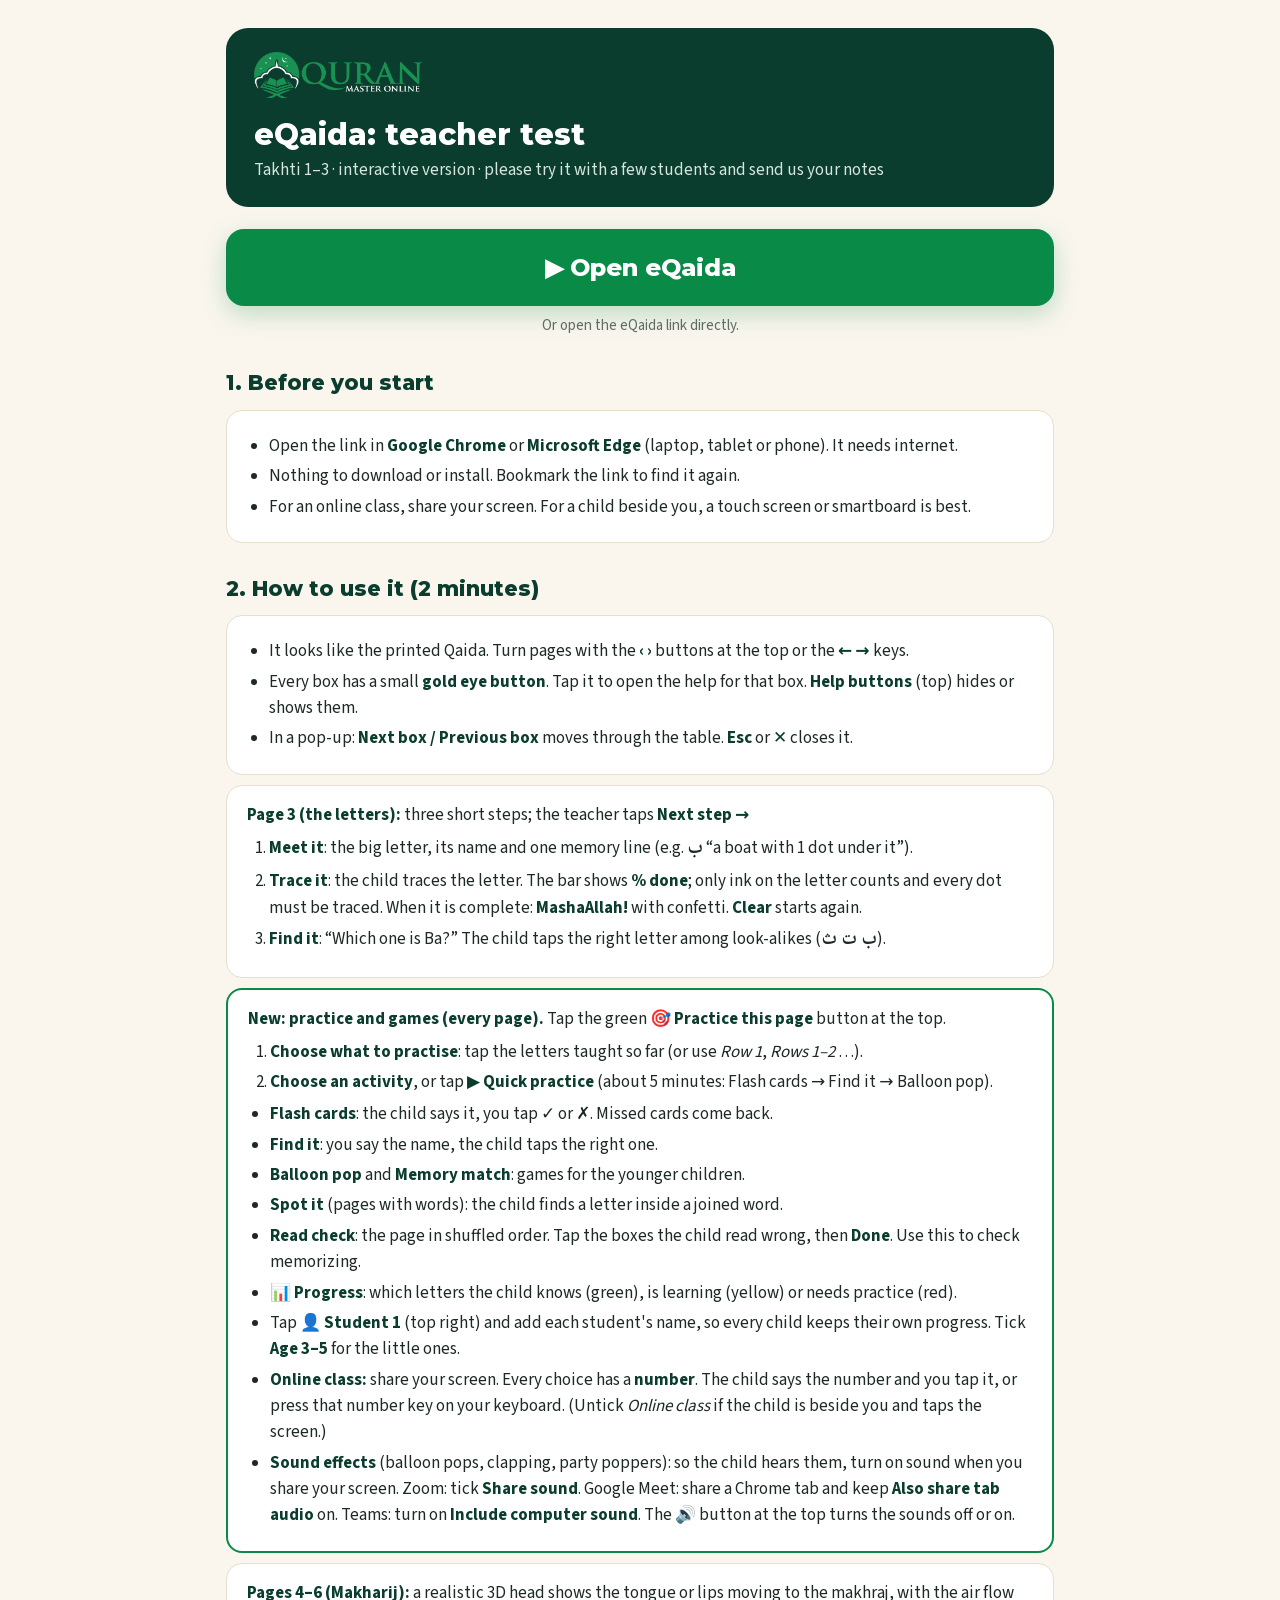
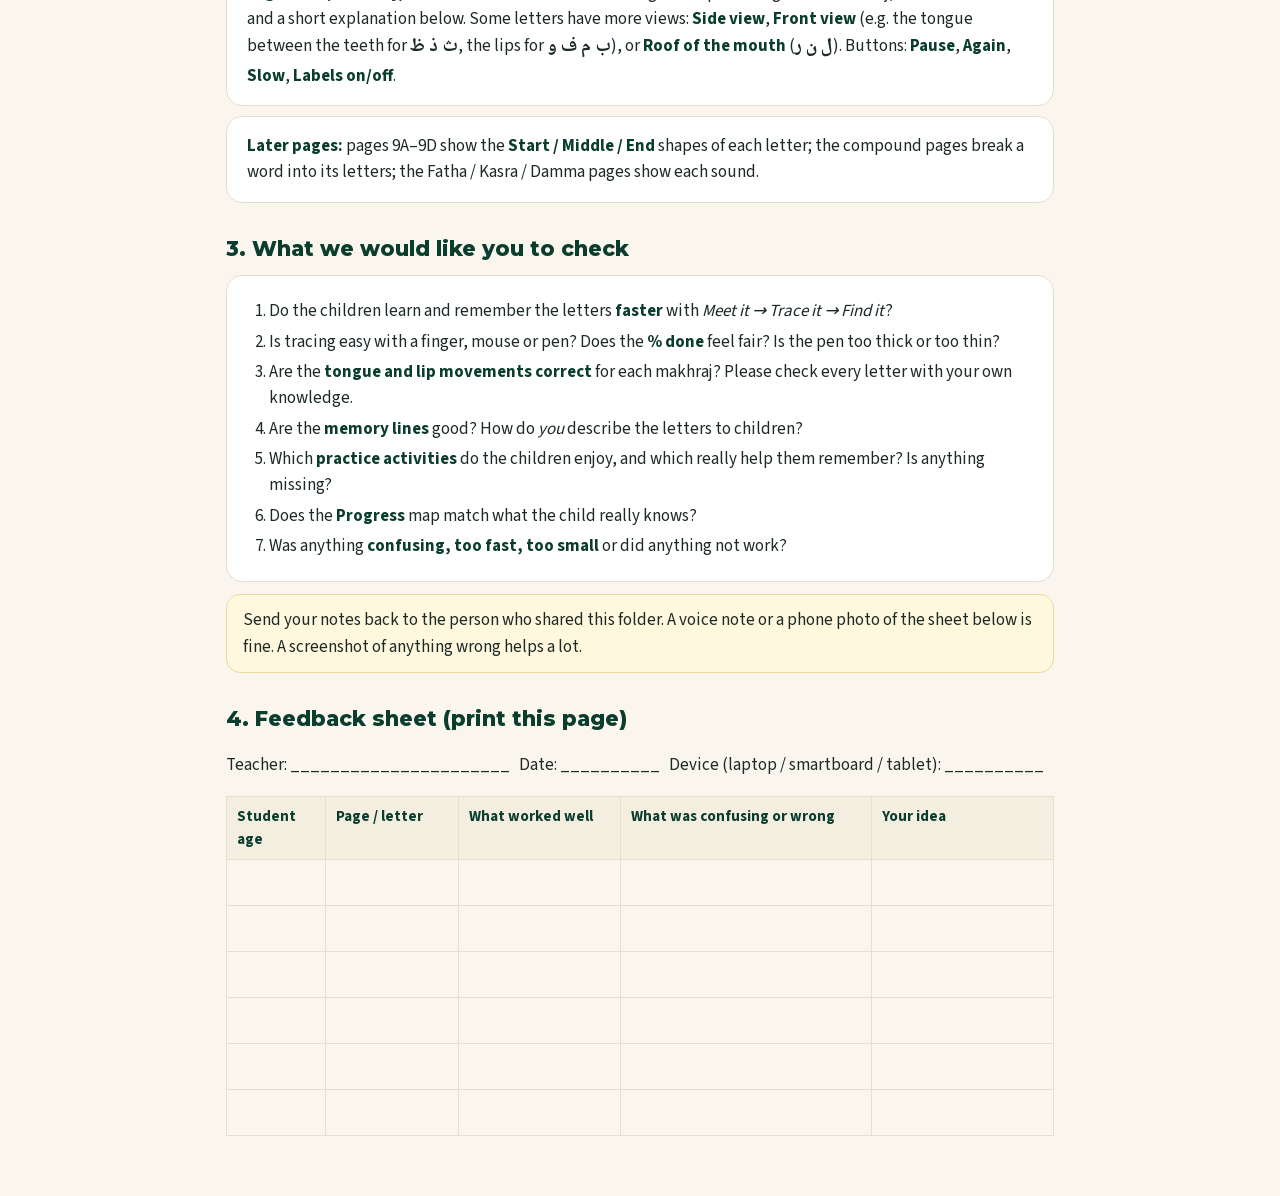
<file: guide.html>
<!doctype html>
<html lang="en">
<head>
<meta charset="utf-8">
<meta name="viewport" content="width=device-width,initial-scale=1">
<title>Easy Qaida teacher guide</title>
<script>location.replace("Easy%20Qaida%20Website/guide.html"+location.hash);</script>
<meta http-equiv="refresh" content="1; url=Easy%20Qaida%20Website/guide.html">
</head>
<body style="font-family:Arial,sans-serif;background:#FAF6EE;color:#0B3D2E;text-align:center;padding:60px 16px">
<p>Opening the teacher guide…</p>
<p><a href="Easy%20Qaida%20Website/guide.html">Tap here if it does not open</a></p>
</body>
</html>
</file>
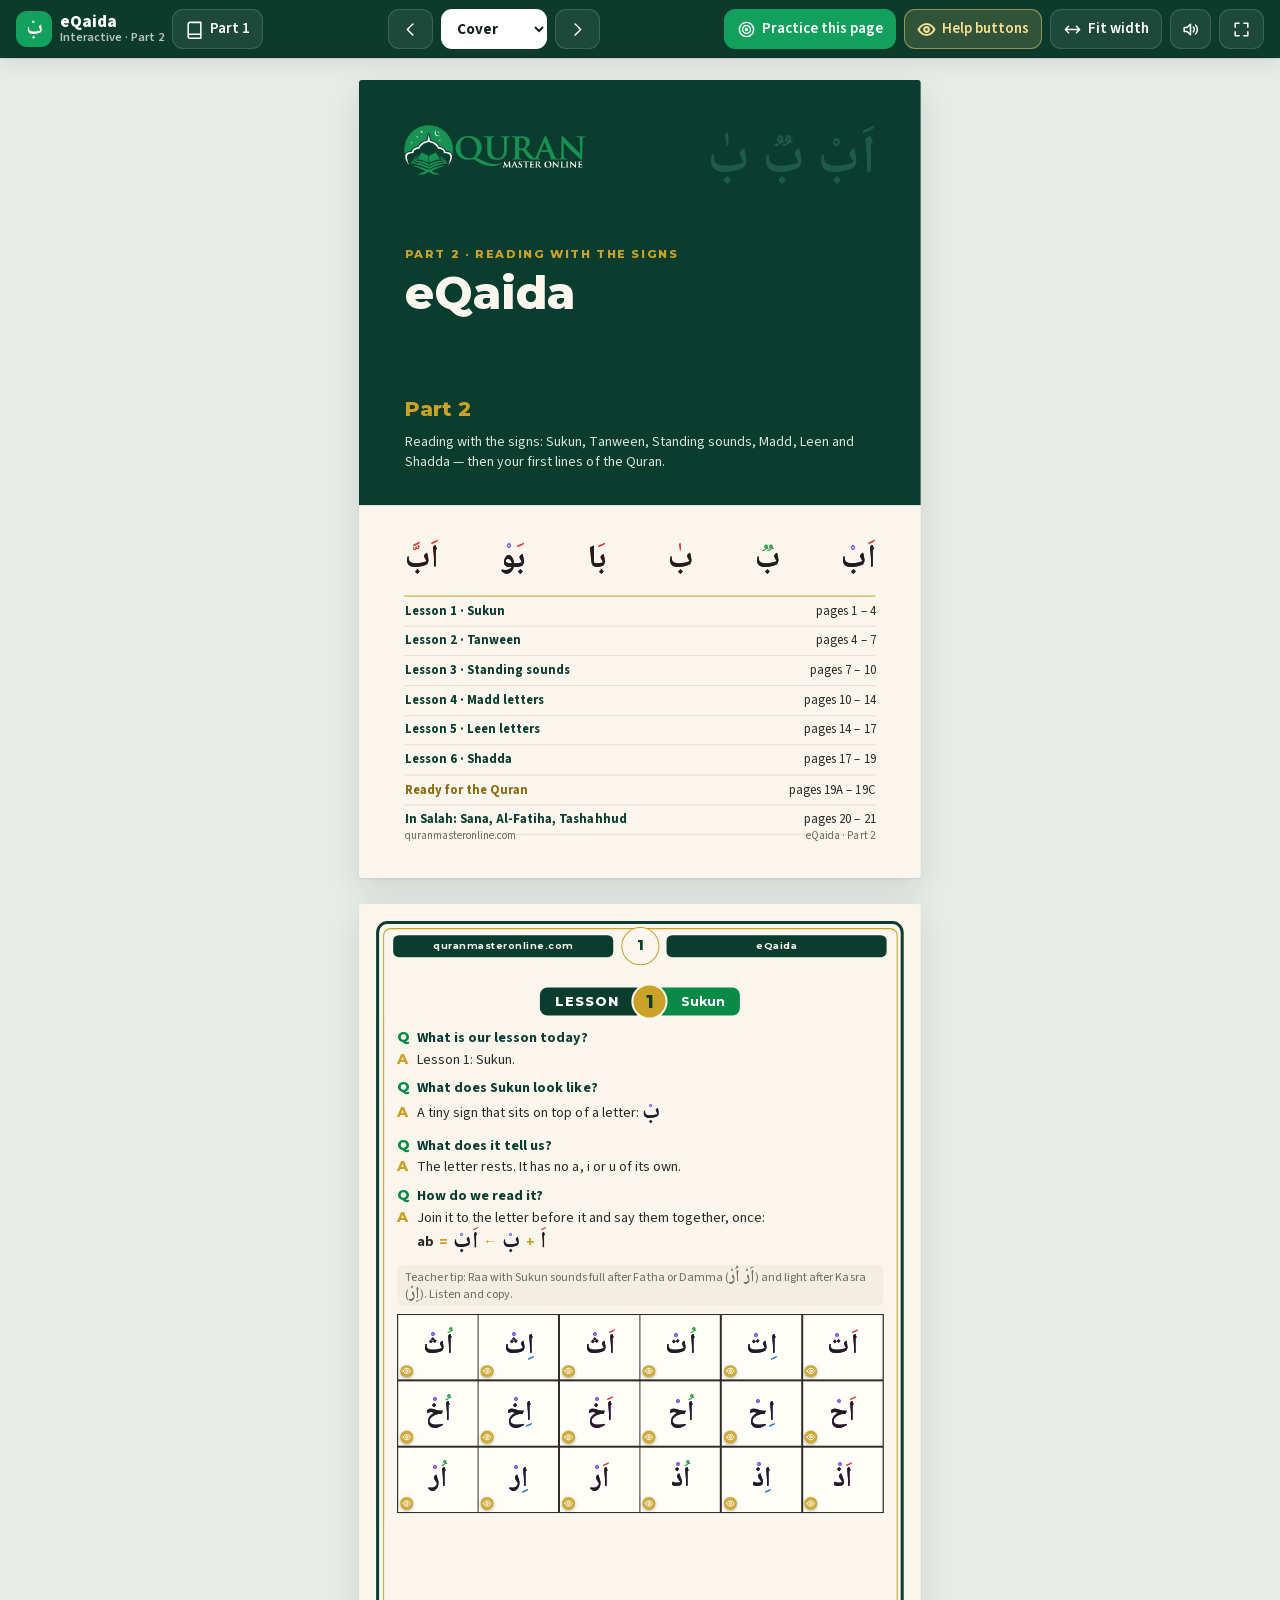
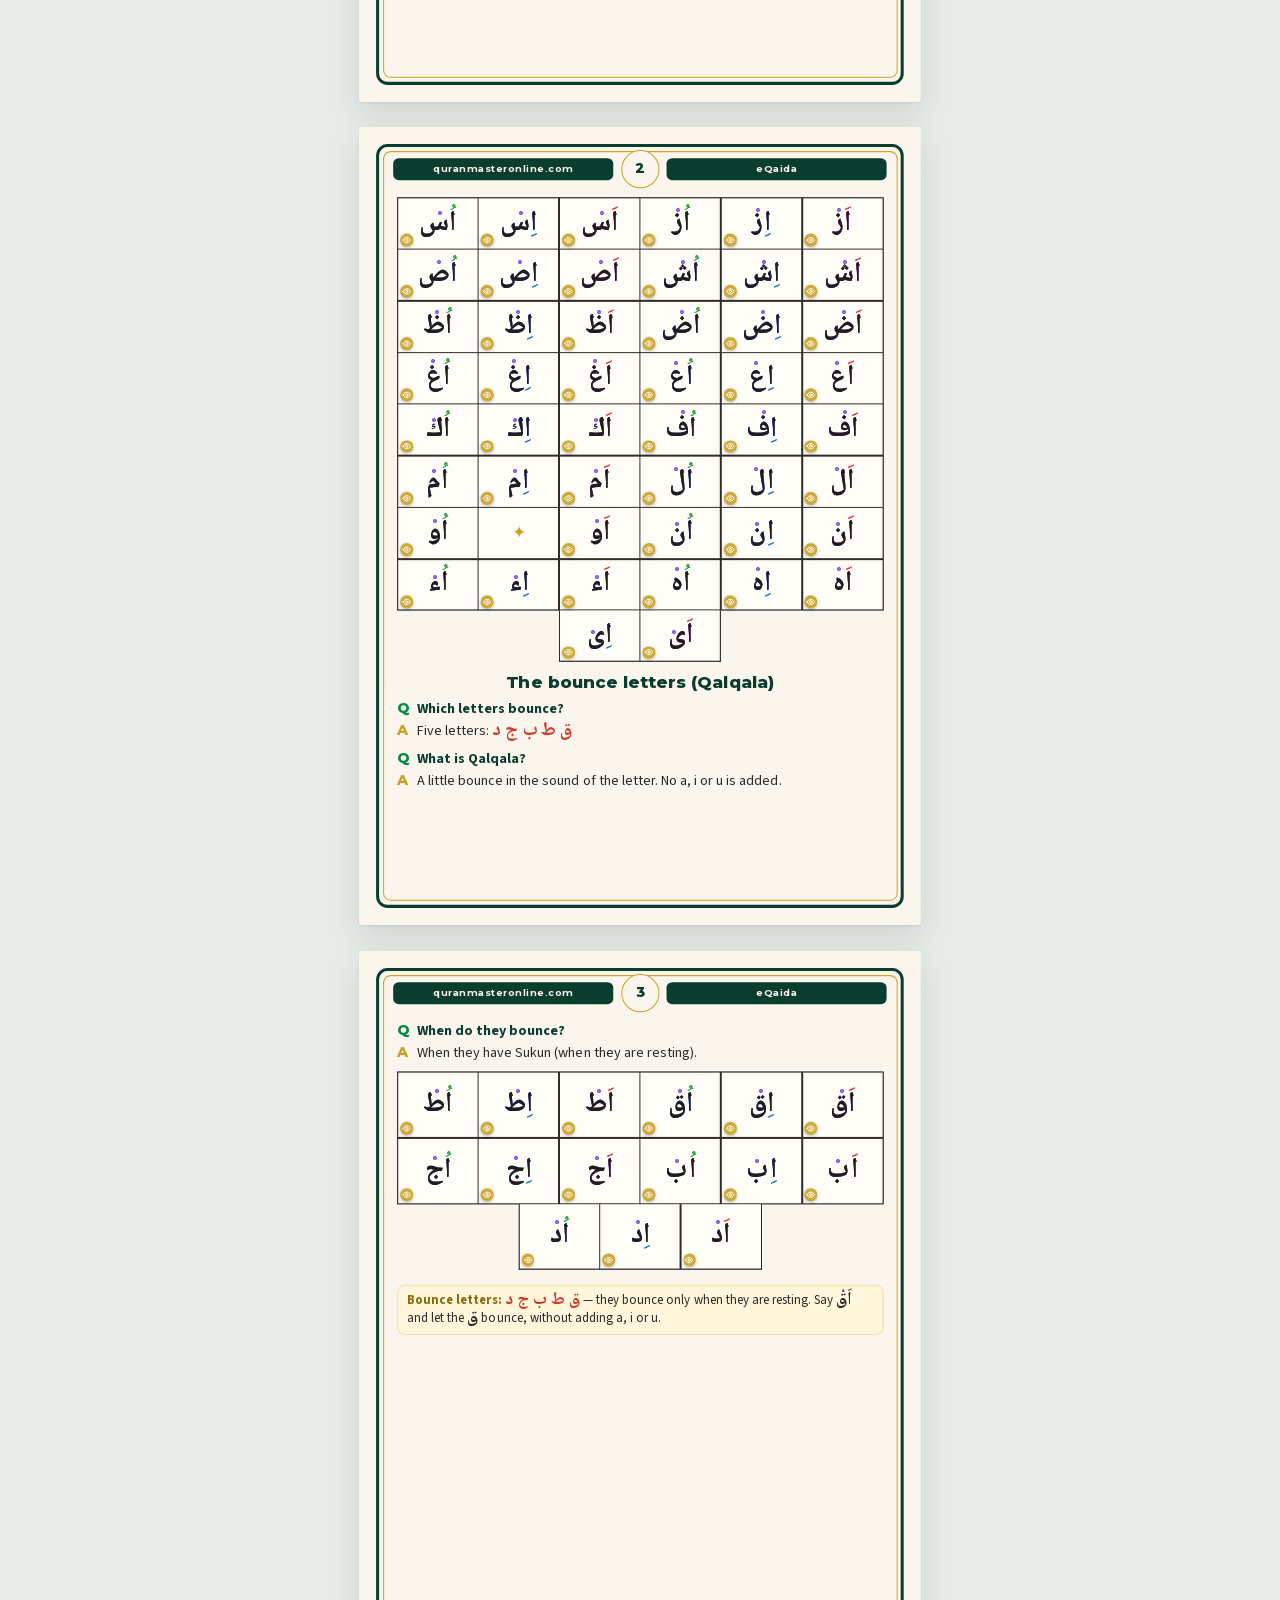
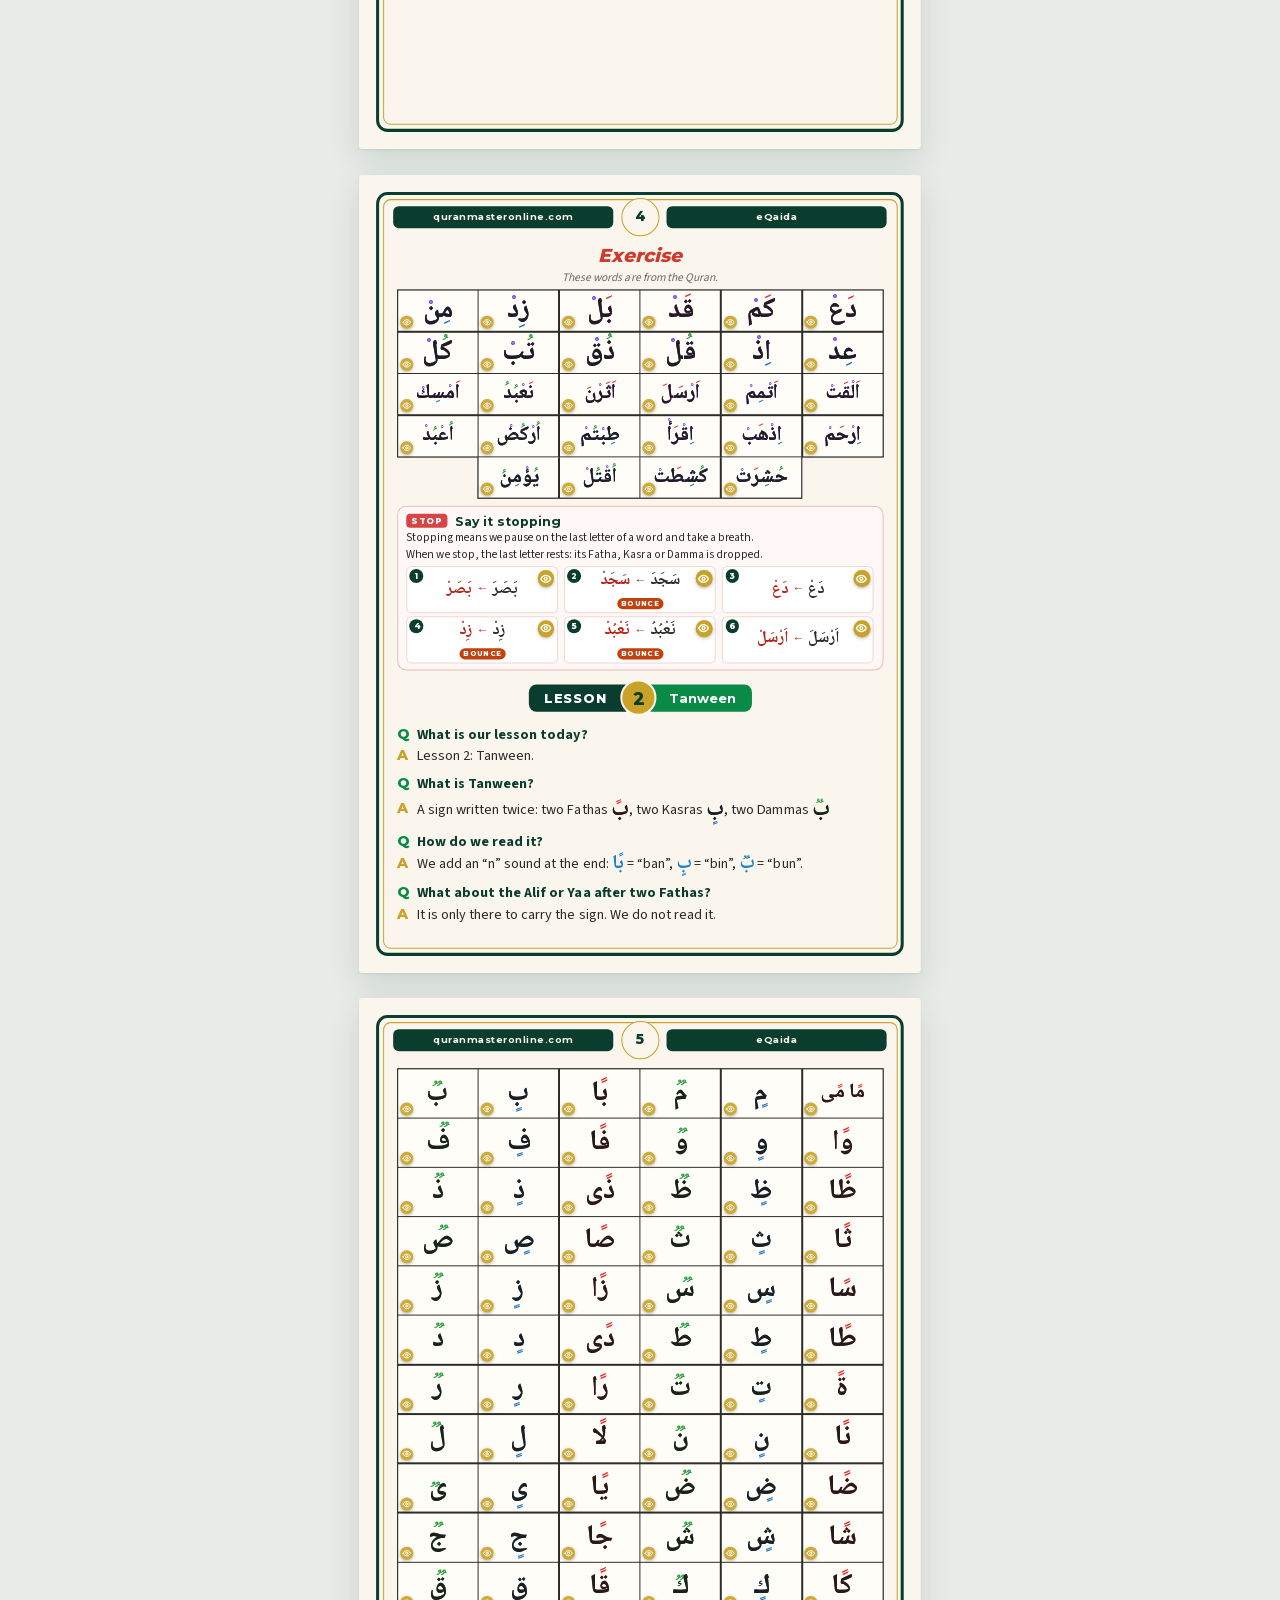
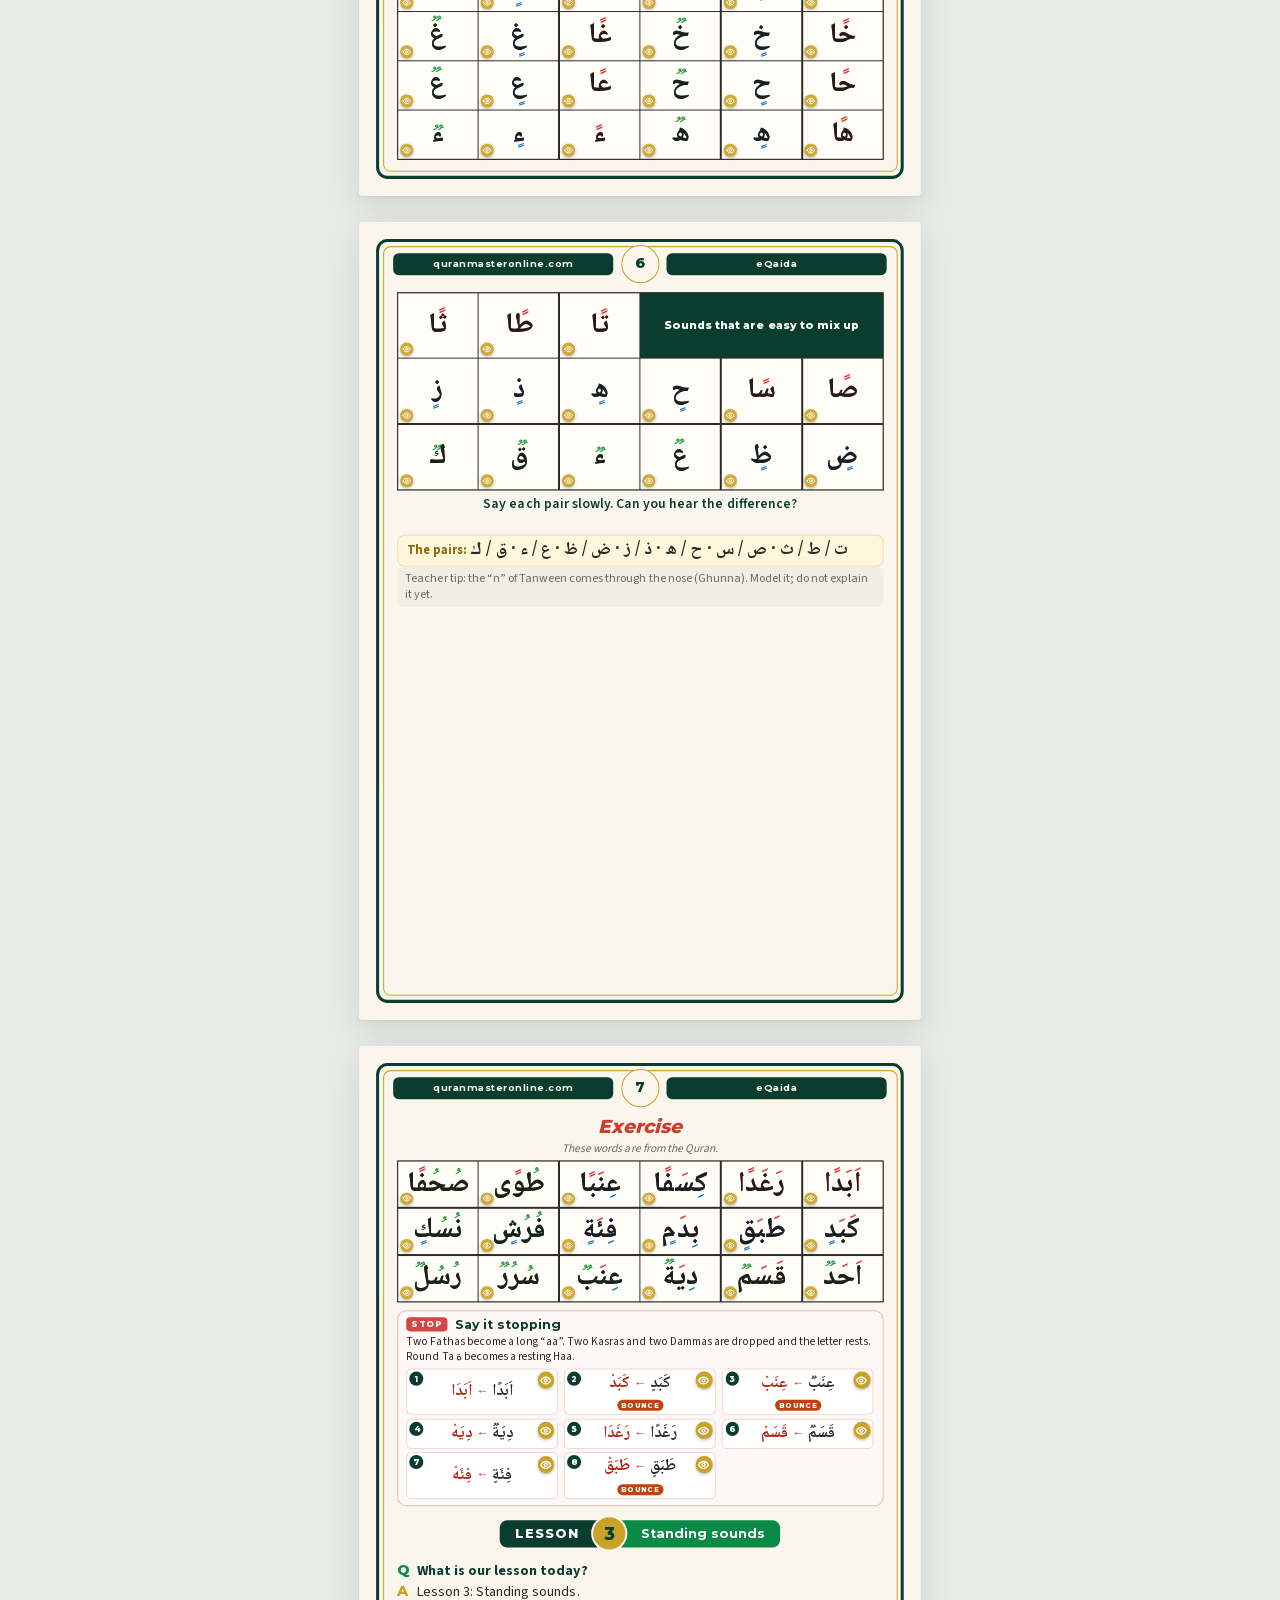
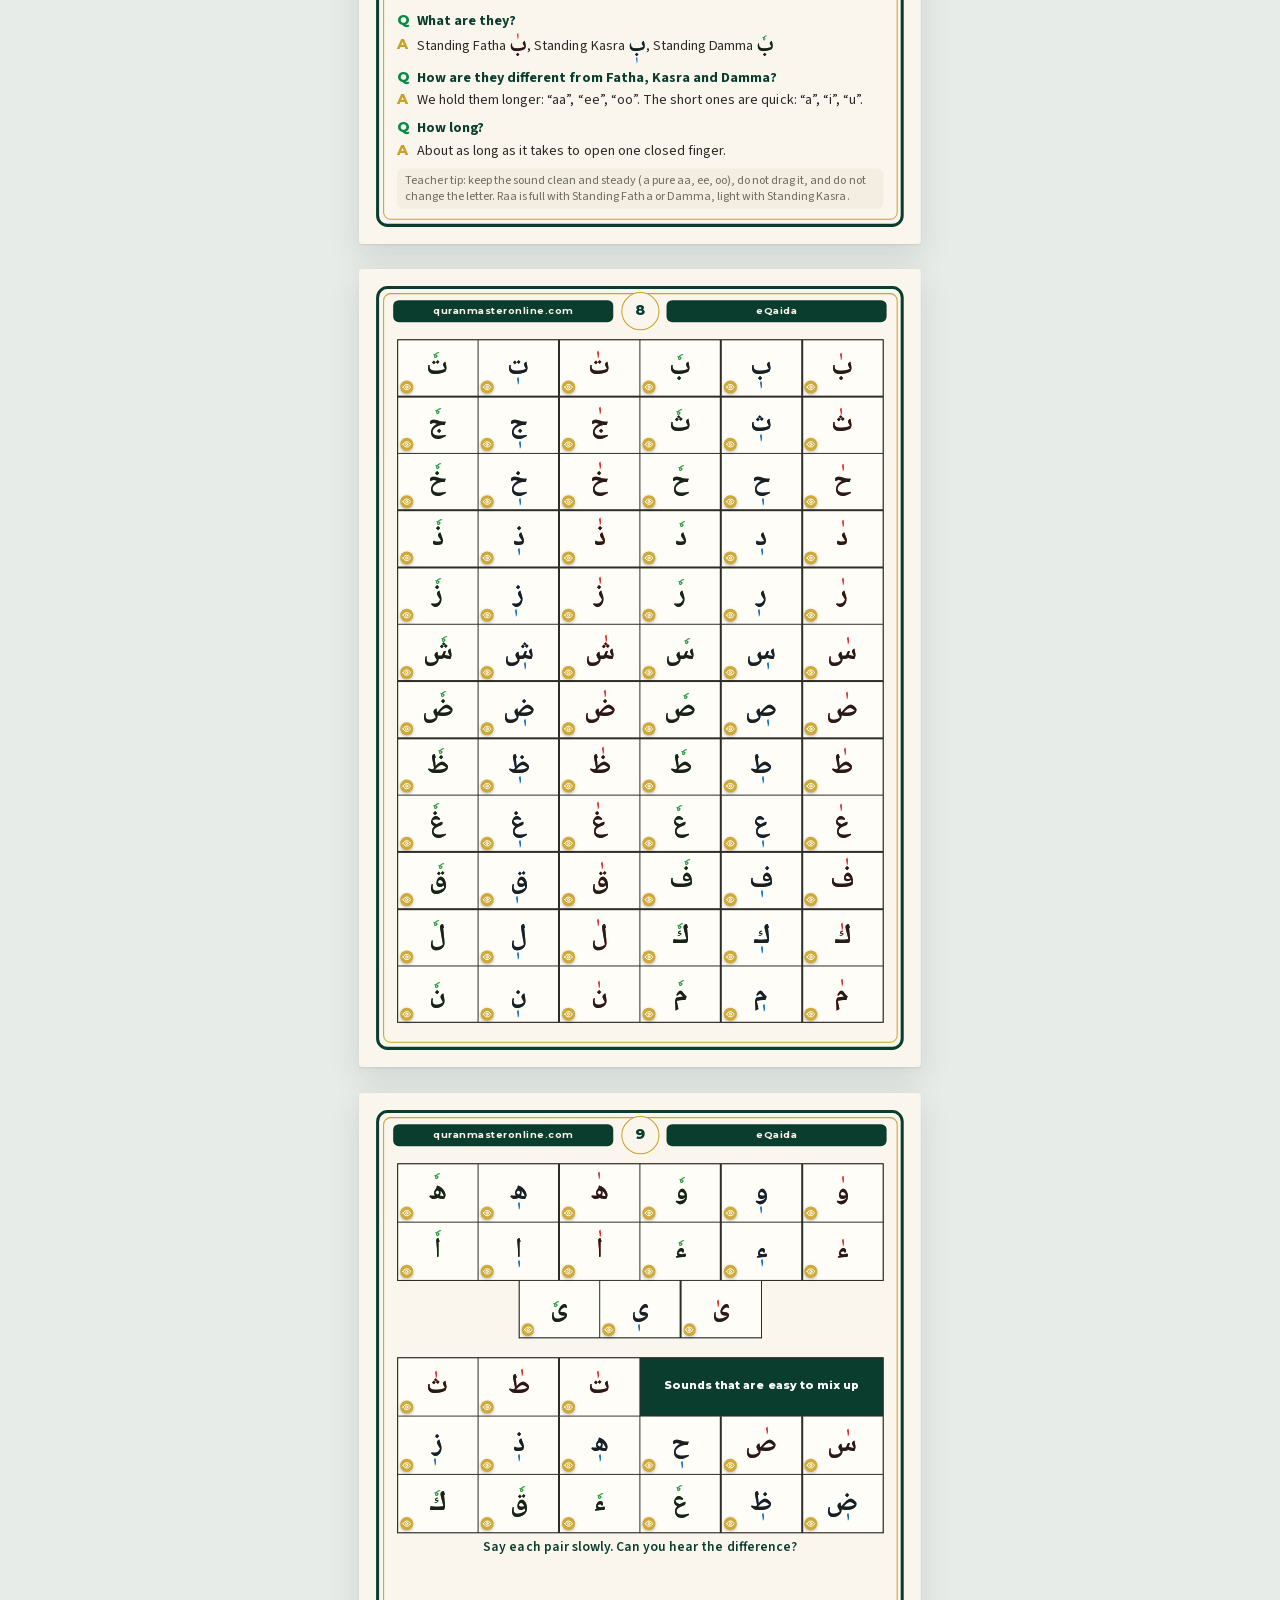
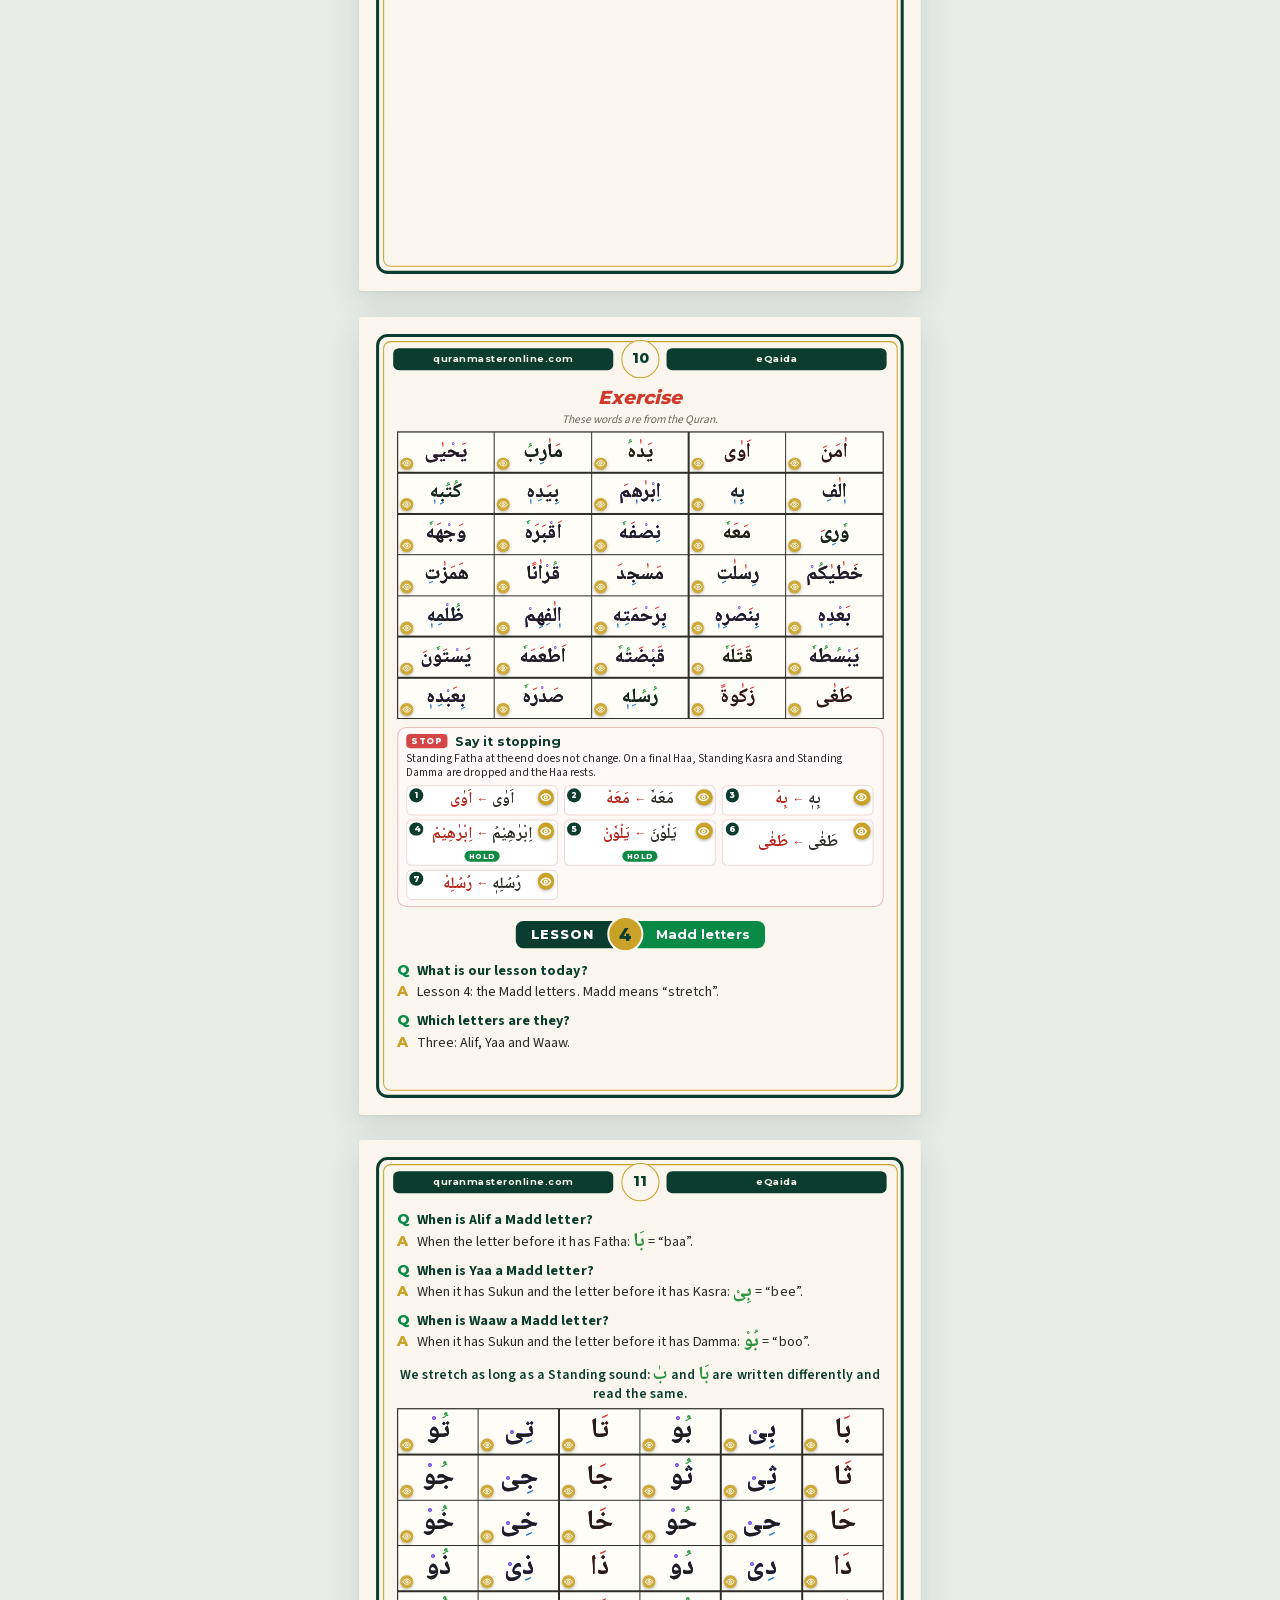
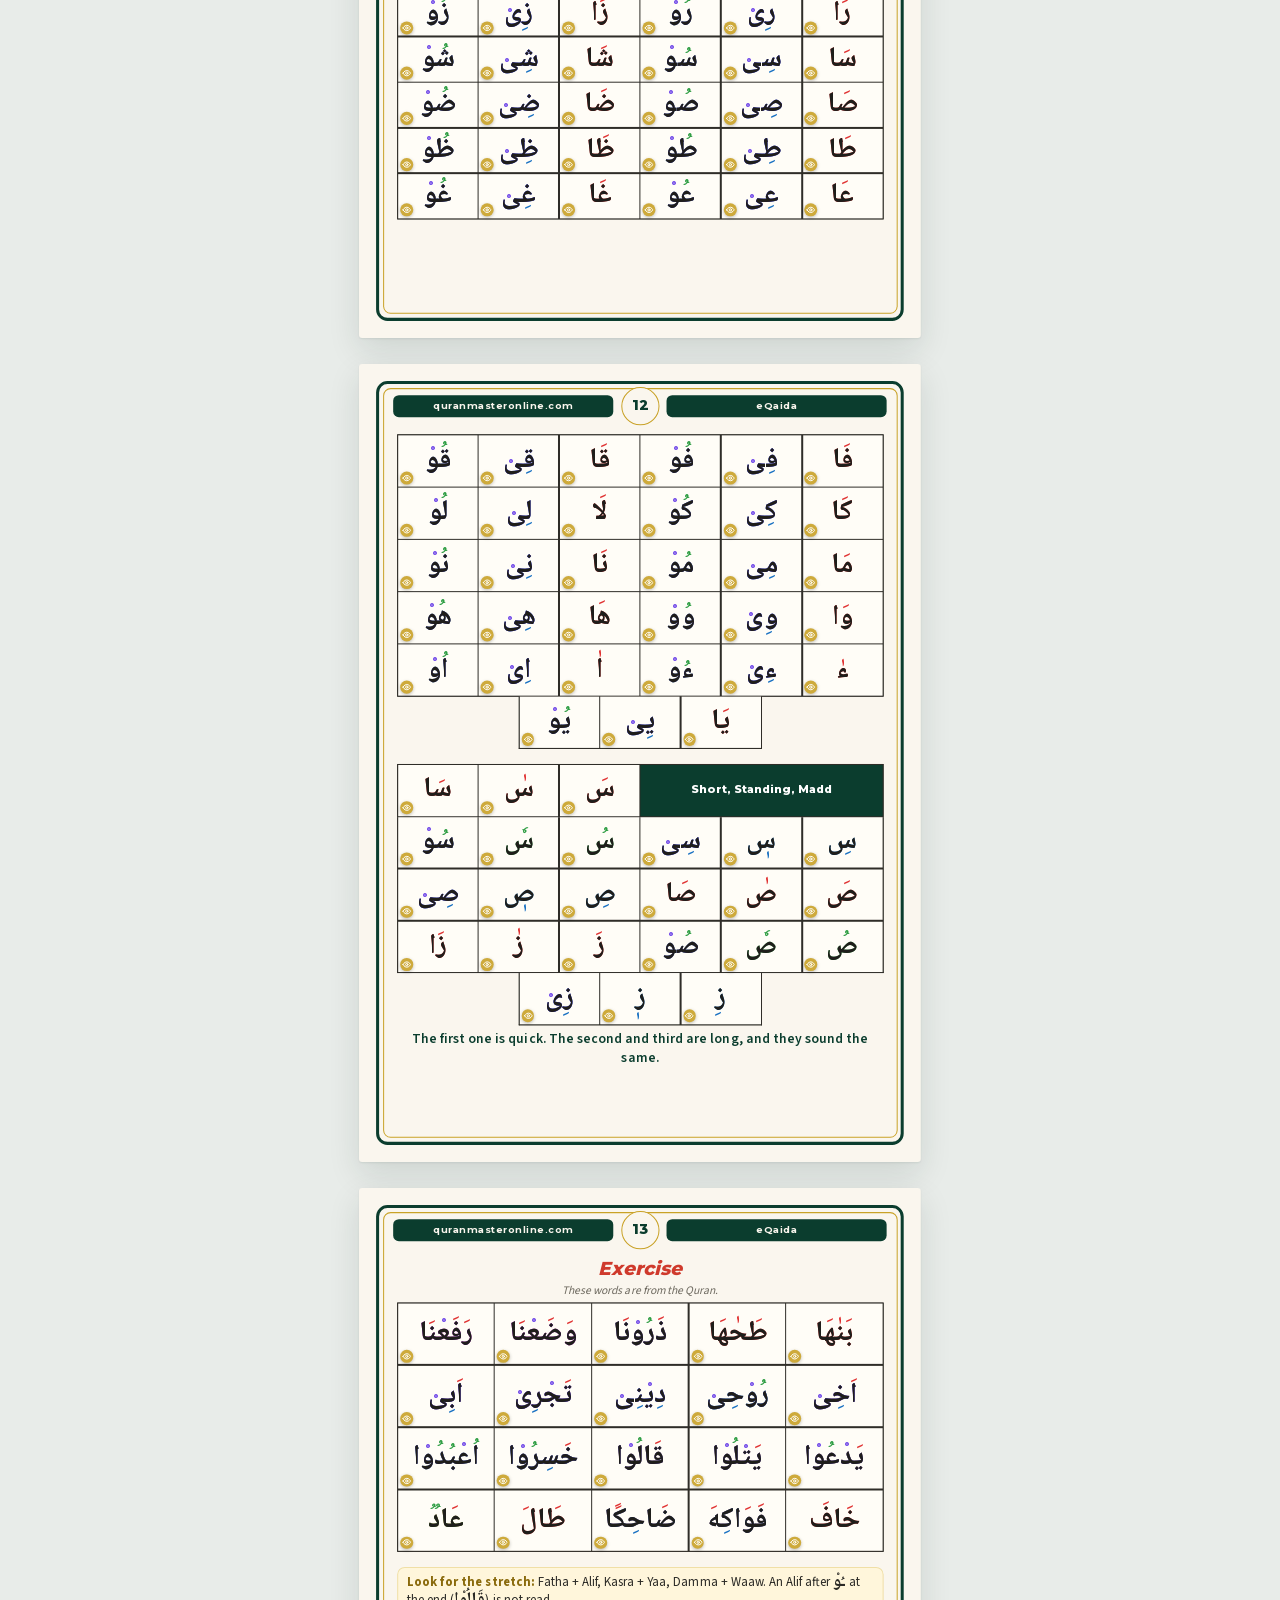
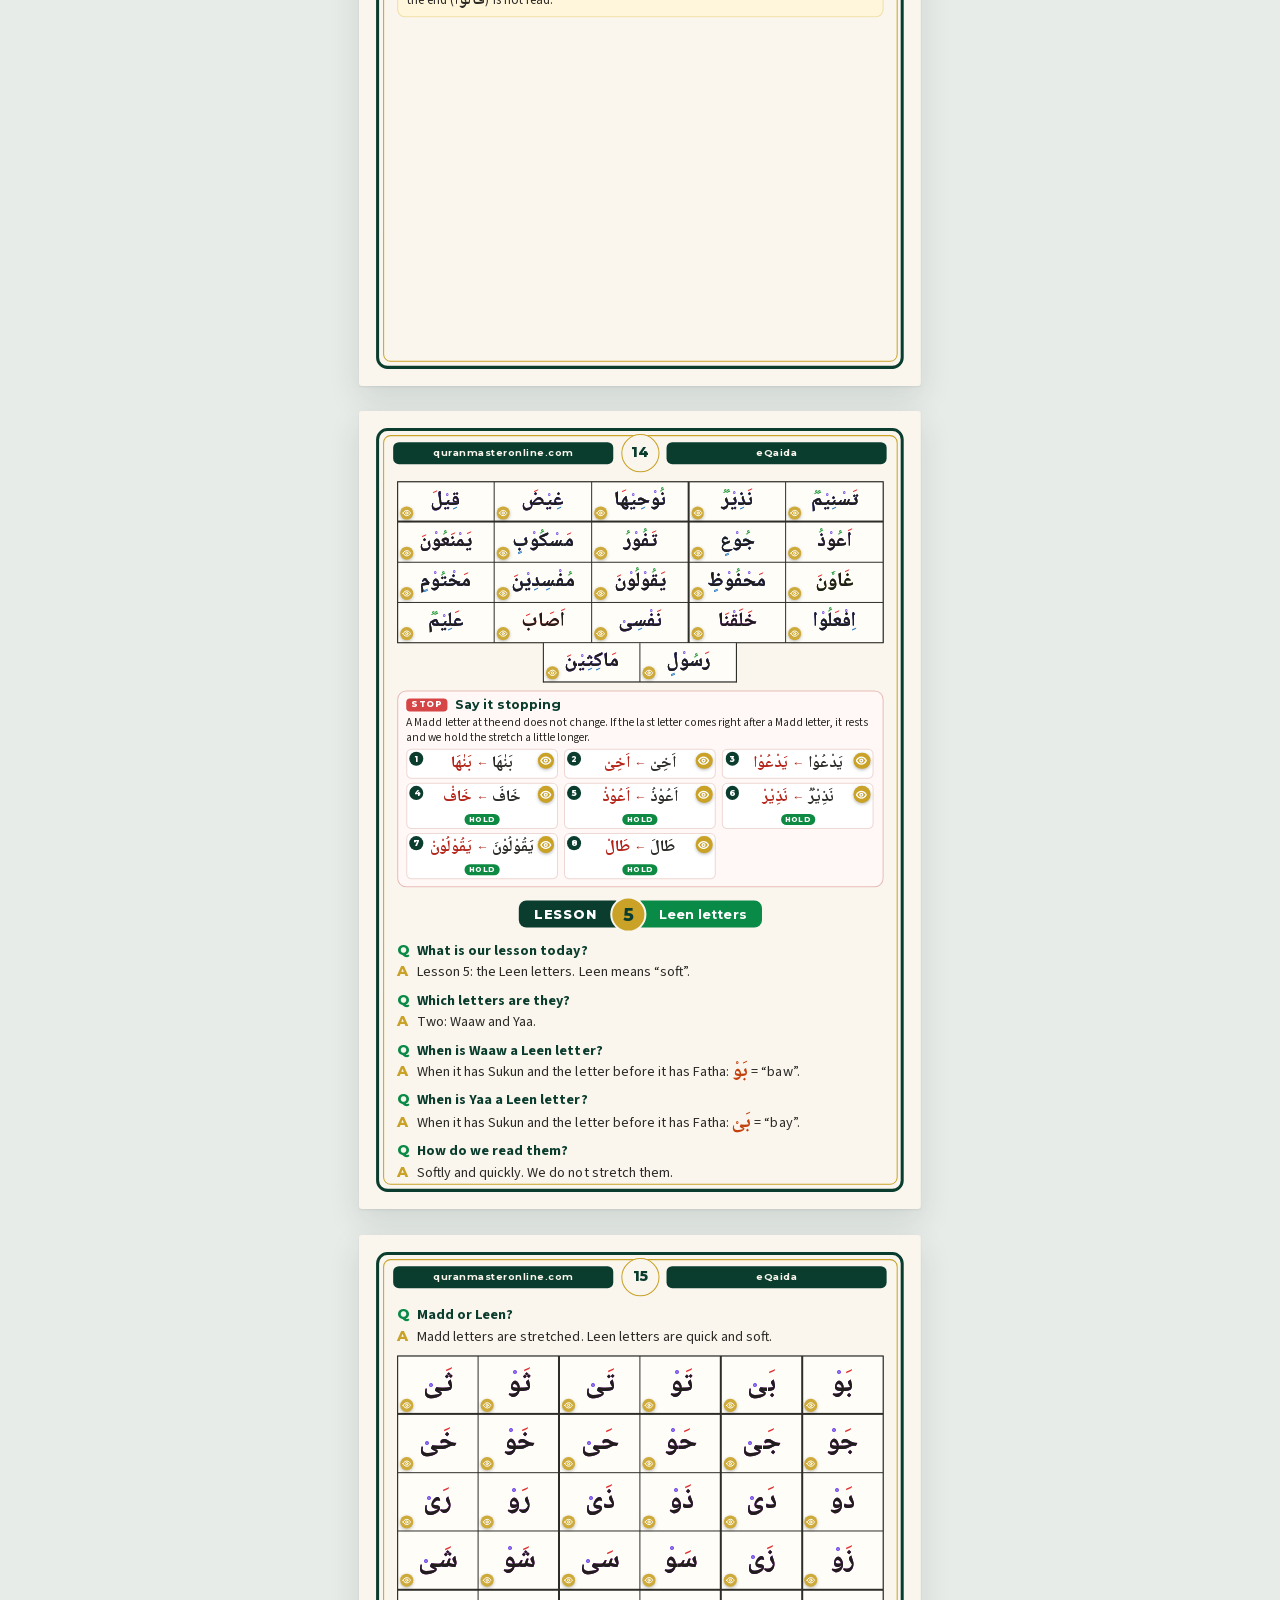
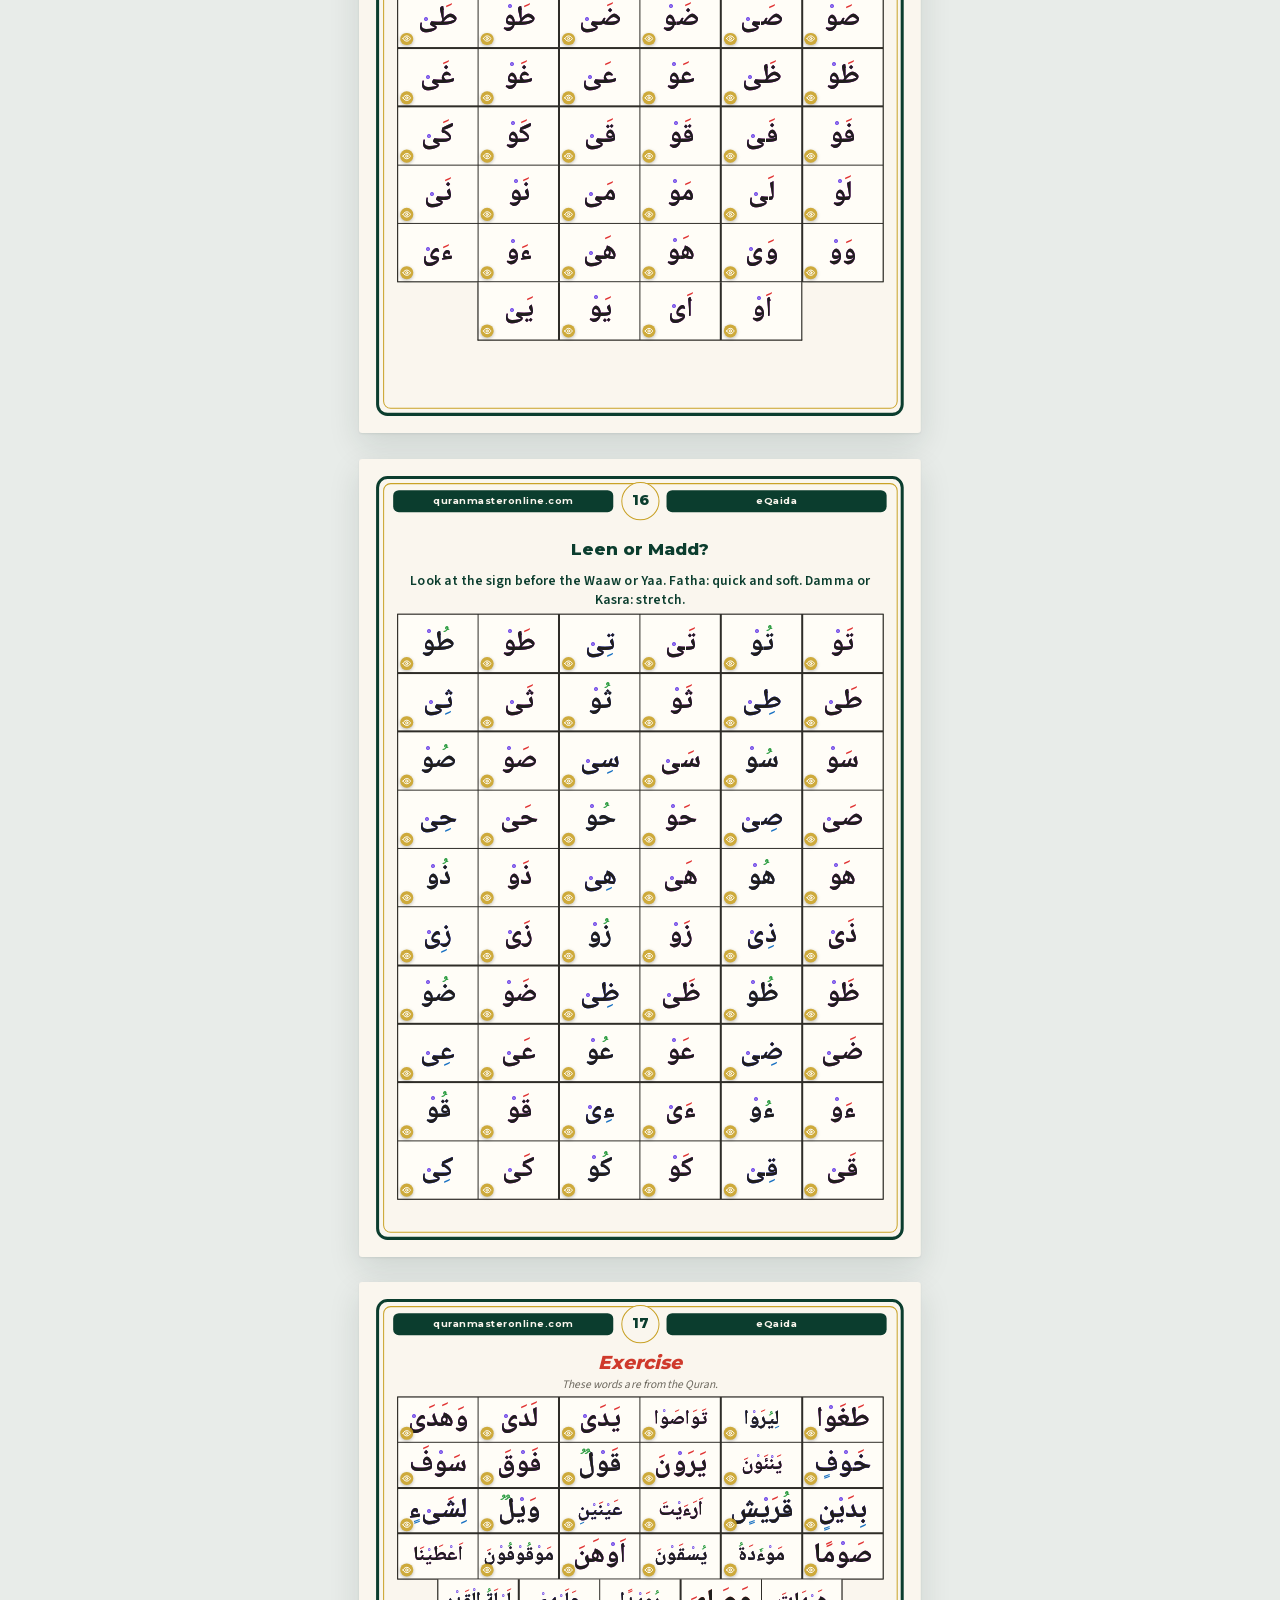
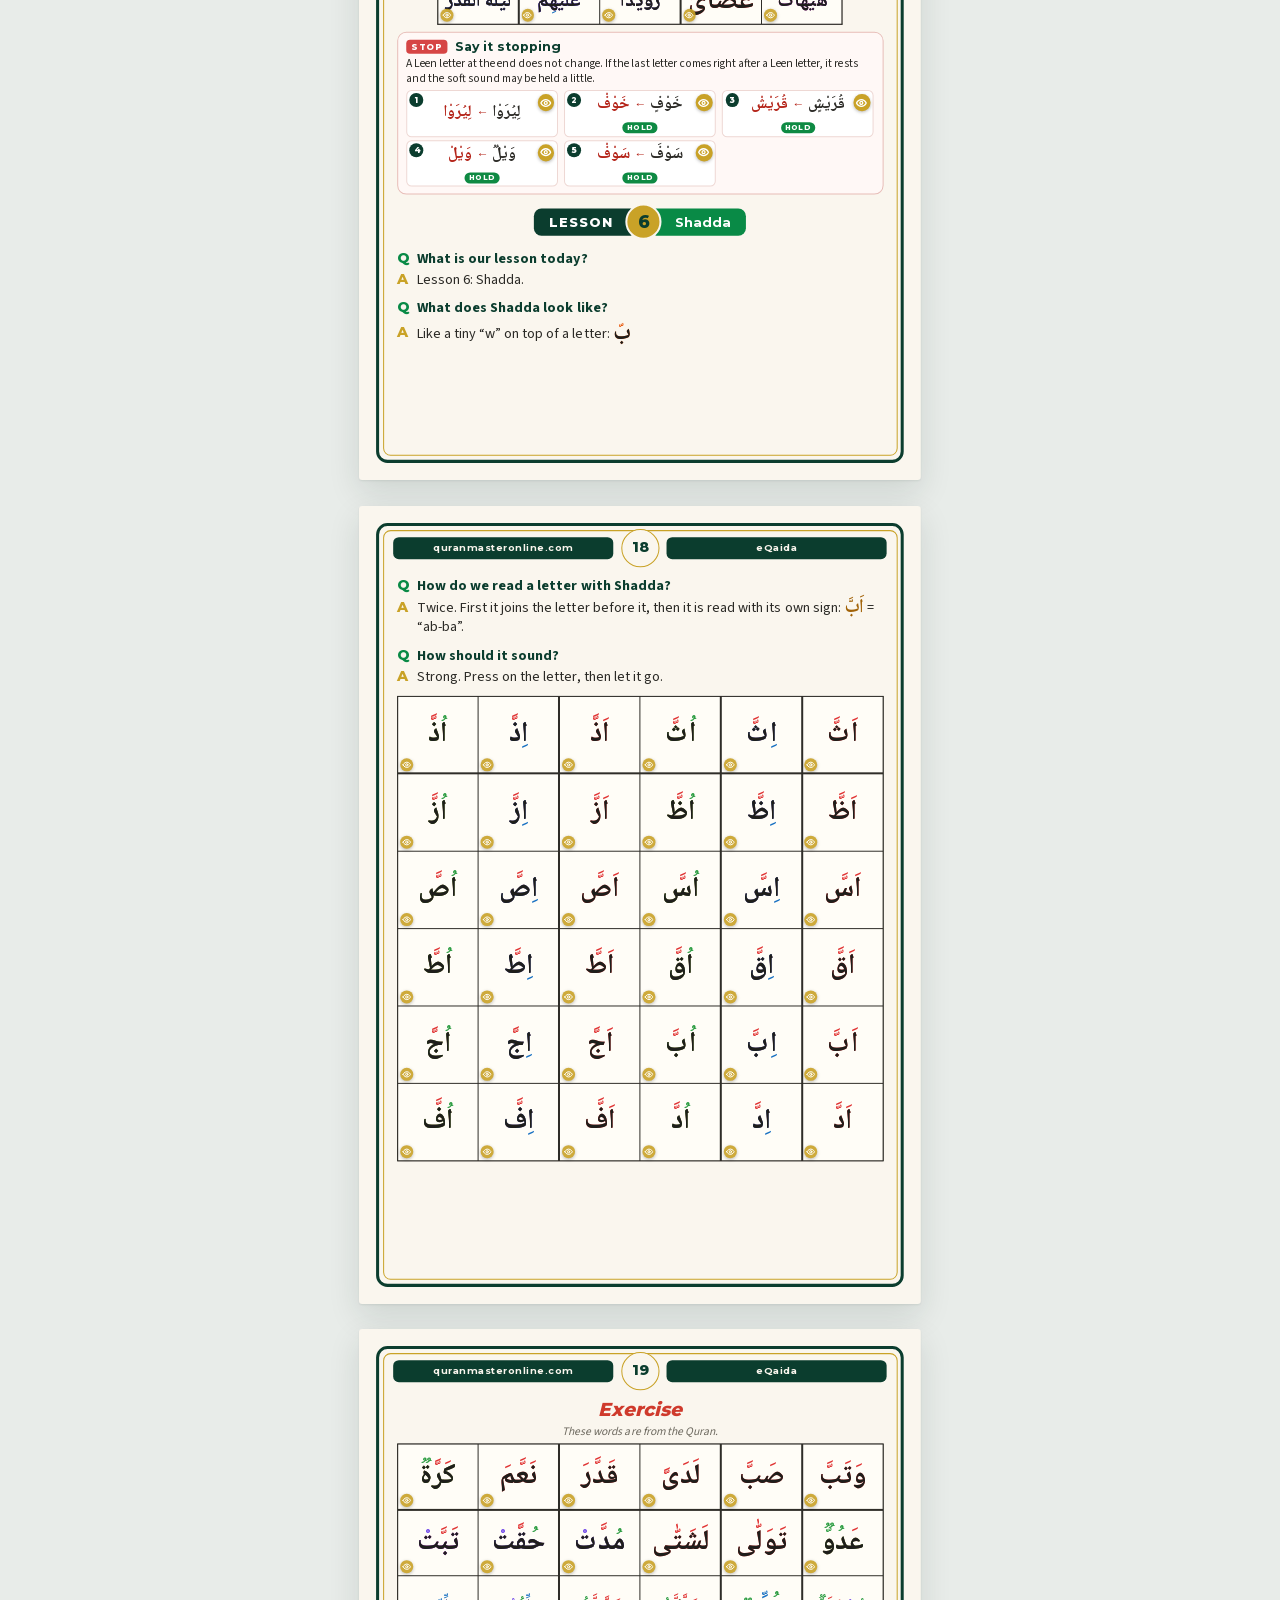
<file: part2.html>
<!doctype html>
<html lang="en">
<head>
<meta charset="utf-8">
<meta name="viewport" content="width=device-width,initial-scale=1">
<title>eQaida Part 2</title>
<script>location.replace("Easy%20Qaida%20Website/part2.html"+location.search+location.hash);</script>
<meta http-equiv="refresh" content="1; url=Easy%20Qaida%20Website/part2.html">
</head>
<body style="font-family:Arial,sans-serif;background:#FAF6EE;color:#0B3D2E;text-align:center;padding:60px 16px">
<p>Opening eQaida Part 2…</p>
<p><a href="Easy%20Qaida%20Website/part2.html">Tap here if it does not open</a></p>
</body>
</html>
</file>
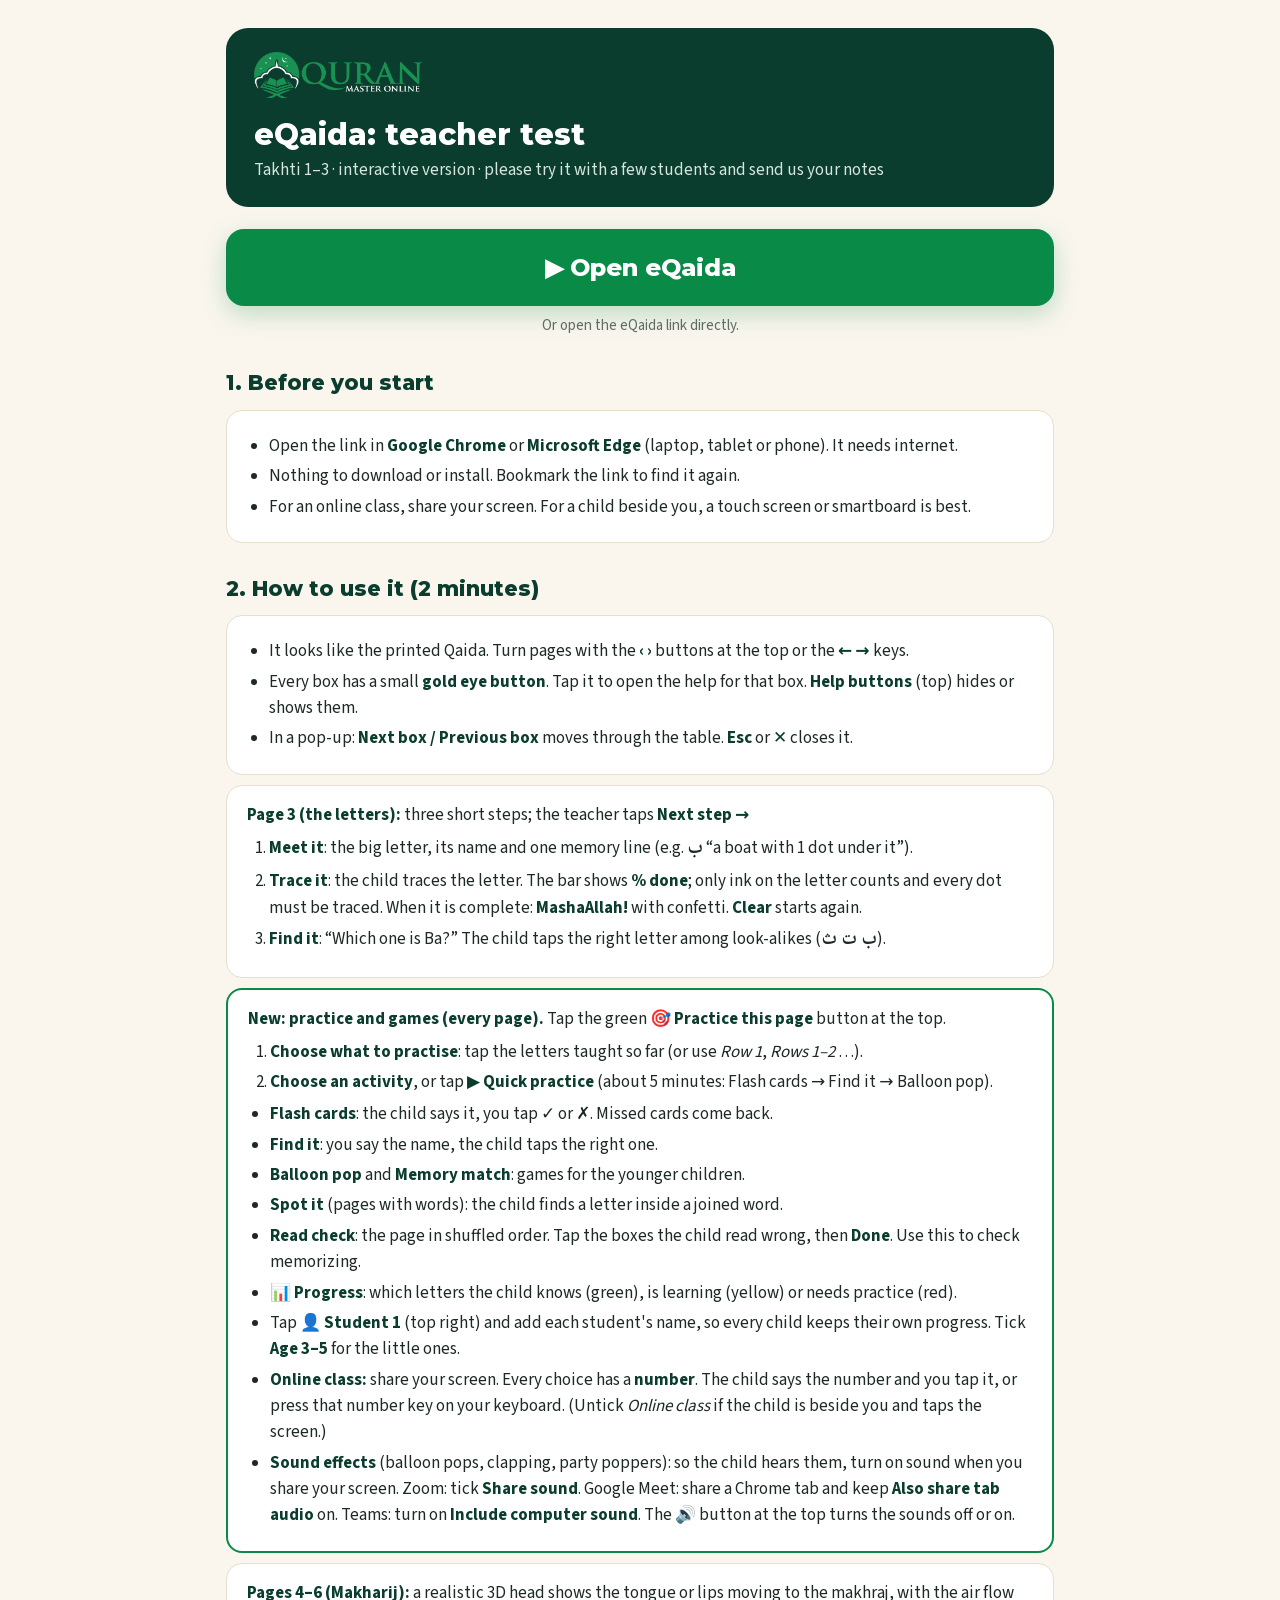
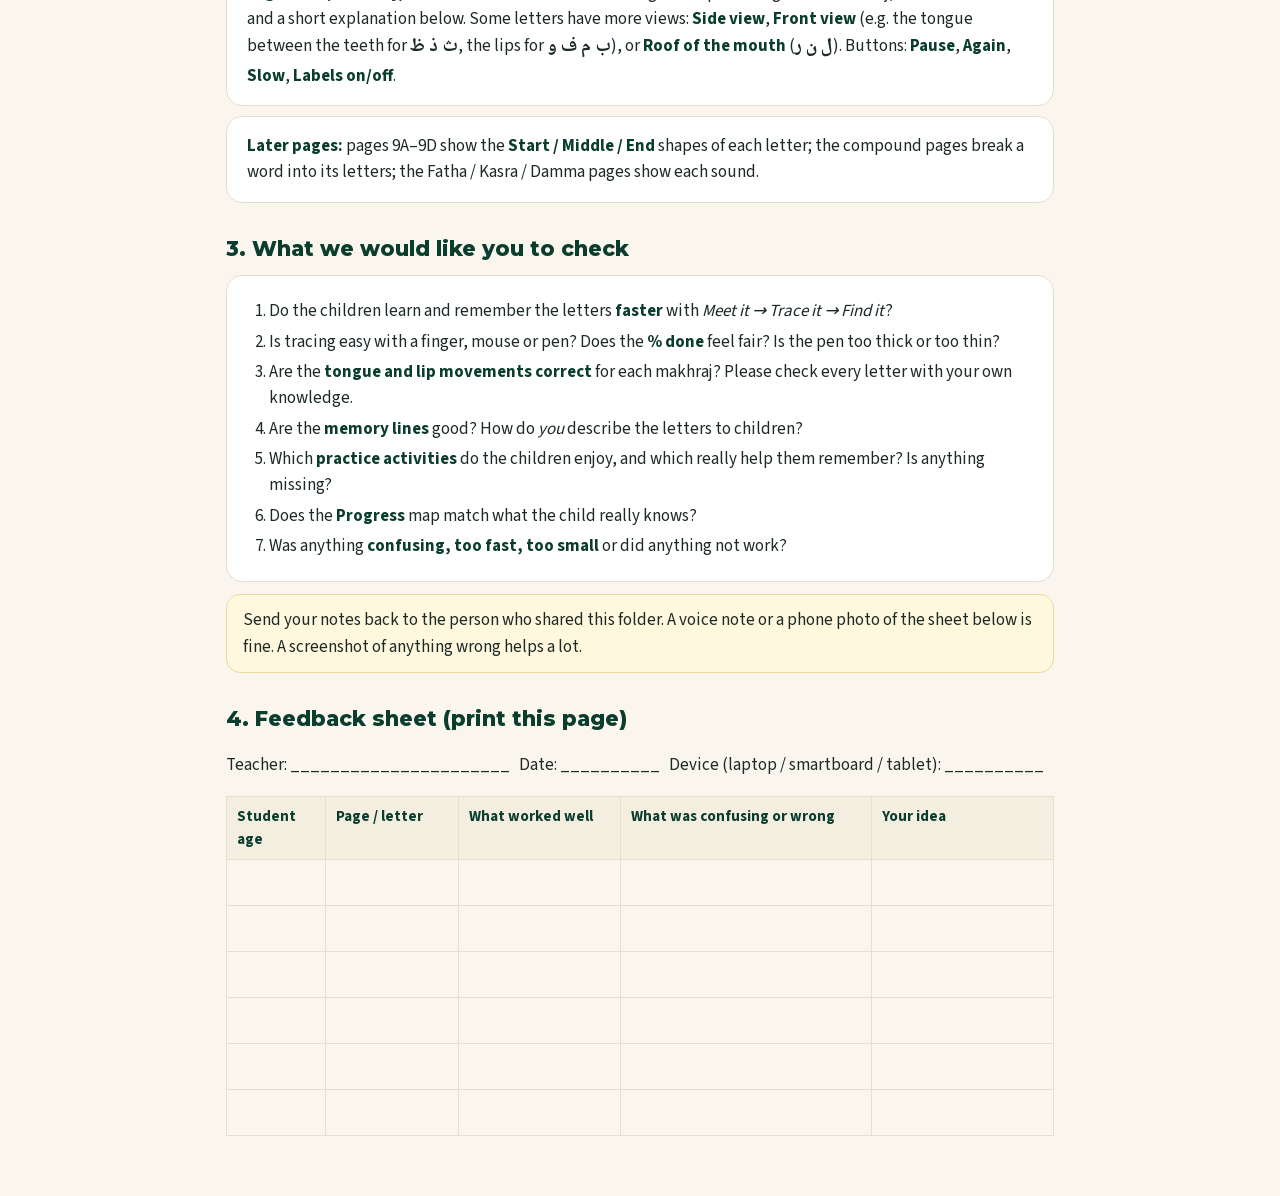
<file: Easy Qaida Website/guide.html>
<!doctype html>
<html lang="en">
<head>
<meta charset="utf-8">
<meta name="viewport" content="width=device-width,initial-scale=1">
<title>eQaida Teacher Test</title>
<link href="fonts/fonts.css" rel="stylesheet">
<style>
:root{--g:#098A46;--deep:#0B3D2E;--gold:#C9A227;--cream:#FAF6EE;--ink:#1d2a24;--muted:#5f6b64;--line:#E6DFCD}
*{box-sizing:border-box}
body{margin:0;background:var(--cream);color:var(--ink);font-family:'Source Sans 3',system-ui,sans-serif;font-size:17px;line-height:1.55}
.wrap{max-width:860px;margin:0 auto;padding:28px 16px 60px}
header{background:var(--deep);color:#fff;border-radius:22px;padding:24px 28px;display:flex;align-items:center;gap:20px;flex-wrap:wrap}
header img{height:46px}
header h1{font-family:'Montserrat',sans-serif;font-weight:800;font-size:30px;margin:0;line-height:1.15}
header p{margin:4px 0 0;color:#d7e6dd}
.open{display:block;margin:22px 0 8px;background:var(--g);color:#fff;text-decoration:none;text-align:center;font-family:'Montserrat',sans-serif;font-weight:800;font-size:24px;padding:20px;border-radius:18px;box-shadow:0 8px 24px rgba(9,138,70,.25)}
.open:hover{background:#0a9a4e}
.hint{text-align:center;color:var(--muted);margin:0 0 26px;font-size:15px}
h2{font-family:'Montserrat',sans-serif;font-weight:800;font-size:21px;color:var(--deep);margin:30px 0 10px}
.card{background:#fff;border:1.5px solid var(--line);border-radius:16px;padding:16px 20px;margin:10px 0}
ol,ul{margin:6px 0;padding-left:22px}
li{margin:4px 0}
b{color:var(--deep)}
.ar{font-family:'Noto Naskh Arabic',serif;font-weight:700;font-size:1.15em}
table{width:100%;border-collapse:collapse;margin-top:8px;font-size:15px}
th,td{border:1.5px solid var(--line);padding:8px 10px;text-align:left;vertical-align:top}
th{background:#F3EEDF;color:var(--deep)}
td{height:46px}
.note{background:#FFF7DE;border:1.5px solid #EBD9A0;border-radius:14px;padding:12px 16px;margin:12px 0}
@media print{.open,.hint{display:none}body{background:#fff}header{background:#fff;color:var(--deep);border:2px solid var(--deep)}header p{color:var(--muted)}header img{filter:invert(1)}}
</style>
</head>
<body>
<div class="wrap">
<header>
  <img src="img/qmo-logo.png" alt="Quran Master Online">
  <div><h1>eQaida: teacher test</h1><p>Takhti 1–3 · interactive version · please try it with a few students and send us your notes</p></div>
</header>

<a class="open" href="index.html">▶ Open eQaida</a>
<p class="hint">Or open the eQaida link directly.</p>

<h2>1. Before you start</h2>
<div class="card"><ul>
  <li>Open the link in <b>Google Chrome</b> or <b>Microsoft Edge</b> (laptop, tablet or phone). It needs internet.</li>
  <li>Nothing to download or install. Bookmark the link to find it again.</li>
  <li>For an online class, share your screen. For a child beside you, a touch screen or smartboard is best.</li>
</ul></div>

<h2>2. How to use it (2 minutes)</h2>
<div class="card"><ul>
  <li>It looks like the printed Qaida. Turn pages with the <b>‹ ›</b> buttons at the top or the <b>← →</b> keys.</li>
  <li>Every box has a small <b>gold eye button</b>. Tap it to open the help for that box. <b>Help buttons</b> (top) hides or shows them.</li>
  <li>In a pop-up: <b>Next box / Previous box</b> moves through the table. <b>Esc</b> or <b>✕</b> closes it.</li>
</ul></div>

<div class="card">
  <b>Page 3 (the letters):</b> three short steps; the teacher taps <b>Next step →</b>
  <ol>
    <li><b>Meet it</b>: the big letter, its name and one memory line (e.g. <span class="ar">ب</span> “a boat with 1 dot under it”).</li>
    <li><b>Trace it</b>: the child traces the letter. The bar shows <b>% done</b>; only ink on the letter counts and every dot must be traced. When it is complete: <b>MashaAllah!</b> with confetti. <b>Clear</b> starts again.</li>
    <li><b>Find it</b>: “Which one is Ba?” The child taps the right letter among look-alikes (<span class="ar">ب ت ث</span>).</li>
  </ol>
</div>
<div class="card" style="border-color:#098A46;border-width:2.5px">
  <b>New: practice and games (every page).</b> Tap the green <b>🎯 Practice this page</b> button at the top.
  <ol>
    <li><b>Choose what to practise</b>: tap the letters taught so far (or use <i>Row 1</i>, <i>Rows 1–2</i> …).</li>
    <li><b>Choose an activity</b>, or tap <b>▶ Quick practice</b> (about 5 minutes: Flash cards → Find it → Balloon pop).</li>
  </ol>
  <ul>
    <li><b>Flash cards</b>: the child says it, you tap ✓ or ✗. Missed cards come back.</li>
    <li><b>Find it</b>: you say the name, the child taps the right one.</li>
    <li><b>Balloon pop</b> and <b>Memory match</b>: games for the younger children.</li>
    <li><b>Spot it</b> (pages with words): the child finds a letter inside a joined word.</li>
    <li><b>Read check</b>: the page in shuffled order. Tap the boxes the child read wrong, then <b>Done</b>. Use this to check memorizing.</li>
    <li><b>📊 Progress</b>: which letters the child knows (green), is learning (yellow) or needs practice (red).</li>
    <li>Tap <b>👤 Student 1</b> (top right) and add each student's name, so every child keeps their own progress. Tick <b>Age 3–5</b> for the little ones.</li>
    <li><b>Online class:</b> share your screen. Every choice has a <b>number</b>. The child says the number and you tap it, or press that number key on your keyboard. (Untick <i>Online class</i> if the child is beside you and taps the screen.)</li>
    <li><b>Sound effects</b> (balloon pops, clapping, party poppers): so the child hears them, turn on sound when you share your screen. Zoom: tick <b>Share sound</b>. Google Meet: share a Chrome tab and keep <b>Also share tab audio</b> on. Teams: turn on <b>Include computer sound</b>. The <b>🔊</b> button at the top turns the sounds off or on.</li>
  </ul>
</div>
<div class="card">
  <b>Pages 4–6 (Makharij):</b> a realistic 3D head shows the tongue or lips moving to the makhraj, with the air flow and a short explanation below.
  Some letters have more views: <b>Side view</b>, <b>Front view</b> (e.g. the tongue between the teeth for <span class="ar">ث ذ ظ</span>, the lips for <span class="ar">ب م ف و</span>), or <b>Roof of the mouth</b> (<span class="ar">ل ن ر</span>).
  Buttons: <b>Pause</b>, <b>Again</b>, <b>Slow</b>, <b>Labels on/off</b>.
</div>
<div class="card">
  <b>Later pages:</b> pages 9A–9D show the <b>Start / Middle / End</b> shapes of each letter; the compound pages break a word into its letters; the Fatha / Kasra / Damma pages show each sound.
</div>

<h2>3. What we would like you to check</h2>
<div class="card"><ol>
  <li>Do the children learn and remember the letters <b>faster</b> with <i>Meet it → Trace it → Find it</i>?</li>
  <li>Is tracing easy with a finger, mouse or pen? Does the <b>% done</b> feel fair? Is the pen too thick or too thin?</li>
  <li>Are the <b>tongue and lip movements correct</b> for each makhraj? Please check every letter with your own knowledge.</li>
  <li>Are the <b>memory lines</b> good? How do <i>you</i> describe the letters to children?</li>
  <li>Which <b>practice activities</b> do the children enjoy, and which really help them remember? Is anything missing?</li>
  <li>Does the <b>Progress</b> map match what the child really knows?</li>
  <li>Was anything <b>confusing, too fast, too small</b> or did anything not work?</li>
</ol></div>
<div class="note">Send your notes back to the person who shared this folder. A voice note or a phone photo of the sheet below is fine. A screenshot of anything wrong helps a lot.</div>

<h2>4. Feedback sheet (print this page)</h2>
<p>Teacher: ______________________ &nbsp; Date: __________ &nbsp; Device (laptop / smartboard / tablet): __________</p>
<table>
  <tr><th style="width:12%">Student age</th><th style="width:16%">Page / letter</th><th>What worked well</th><th>What was confusing or wrong</th><th style="width:22%">Your idea</th></tr>
  <tr><td></td><td></td><td></td><td></td><td></td></tr>
  <tr><td></td><td></td><td></td><td></td><td></td></tr>
  <tr><td></td><td></td><td></td><td></td><td></td></tr>
  <tr><td></td><td></td><td></td><td></td><td></td></tr>
  <tr><td></td><td></td><td></td><td></td><td></td></tr>
  <tr><td></td><td></td><td></td><td></td><td></td></tr>
</table>
</div>
</body>
</html>
</file>
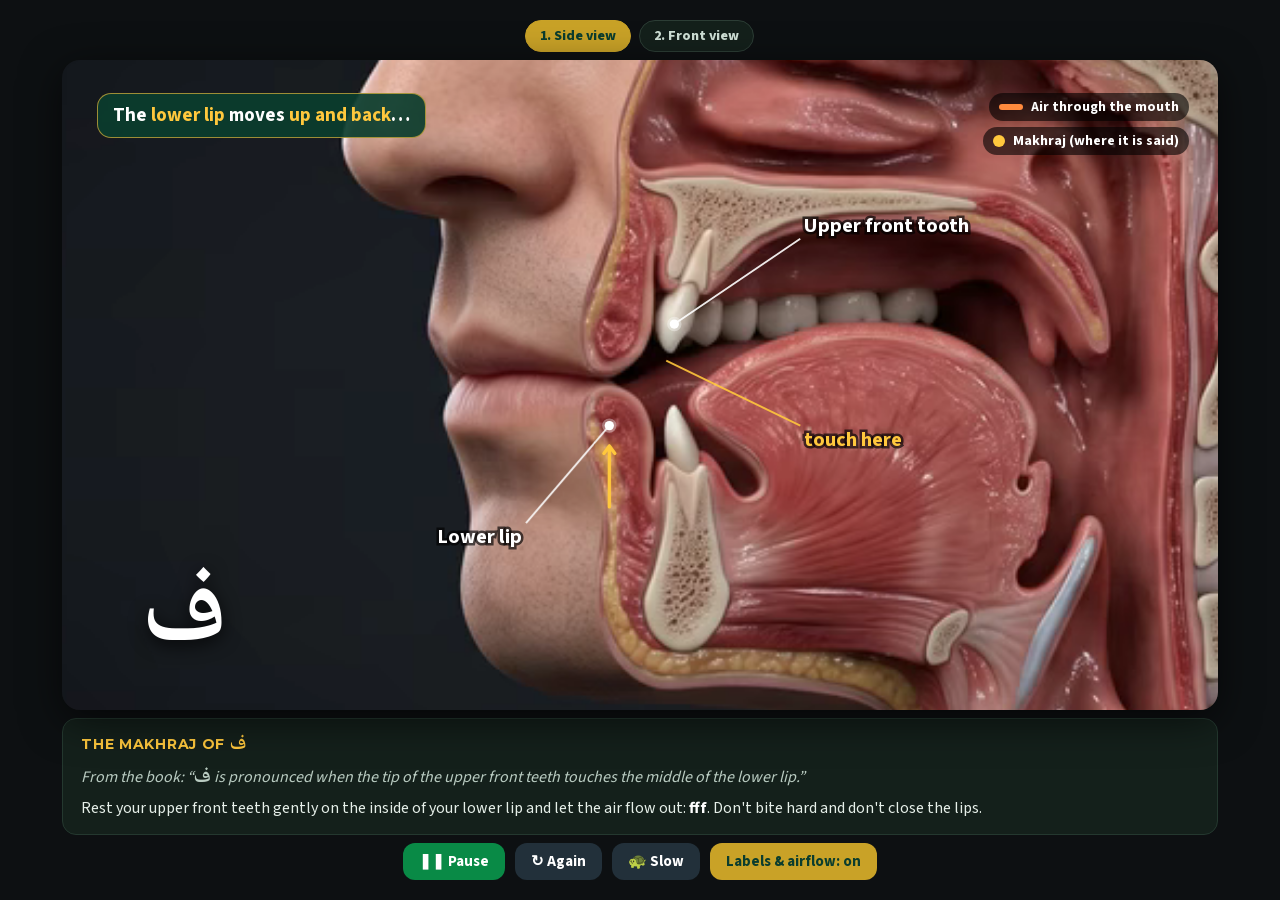
<file: Easy Qaida Website/makharij-player.html>
<!doctype html>
<html lang="en">
<head>
<meta charset="utf-8">
<meta name="viewport" content="width=device-width,initial-scale=1">
<title>Makharij Player</title>
<link href="fonts/fonts.css" rel="stylesheet">
<style>
:root{--gold:#FFC83D;--air:#FF8A3D;--nose:#4ADE80}
*{box-sizing:border-box}
html,body{margin:0;background:#0d1012;color:#fff;font-family:'Source Sans 3',sans-serif}
.wrap{min-height:100vh;display:flex;flex-direction:column;align-items:center;justify-content:center;gap:8px;padding:14px}
.W{width:min(96vw,calc((100vh - 250px)*16/9))}
.views{display:flex;gap:8px;justify-content:center}
.views[hidden]{display:none}
.views button{font:inherit;font-weight:800;font-size:14px;border:1.5px solid #2c3d35;border-radius:999px;padding:5px 14px;cursor:pointer;background:#14201b;color:#cfe0d6}
.views button.on{background:#C9A227;border-color:#C9A227;color:#0B3D2E}
.stage{position:relative;aspect-ratio:16/9;background:#111;border-radius:18px;overflow:hidden;box-shadow:0 10px 40px rgba(0,0,0,.6)}
.cam{position:absolute;inset:0;transition:transform 1.1s cubic-bezier(.45,0,.2,1)}
.stage video,.stage img.still{position:absolute;inset:0;width:100%;height:100%;object-fit:cover}
.stage svg{position:absolute;inset:0;width:100%;height:100%;pointer-events:none}
.lbl{font-weight:700;fill:#fff;paint-order:stroke;stroke:rgba(0,0,0,.65)}
.dot{fill:#fff;stroke:rgba(255,255,255,.35)}
.lead{stroke:#fff;opacity:.9}
.lbl.gold{fill:var(--gold)}
.ring{fill:none;stroke:var(--gold);transform-box:fill-box;transform-origin:center;animation:ring 1.4s ease-out infinite}
.core{fill:var(--gold);filter:drop-shadow(0 0 6px var(--gold))}
@keyframes ring{0%{transform:scale(.4);opacity:1}100%{transform:scale(2.6);opacity:0}}
.glow{fill:rgba(255,200,61,.25);stroke:var(--gold);animation:gl 1.1s ease-in-out infinite alternate}
@keyframes gl{from{opacity:.45}to{opacity:1}}
.flow{fill:none;stroke-linecap:round;opacity:.95;animation:dash .9s linear infinite}
.flow.air{stroke:var(--air);filter:drop-shadow(0 0 5px var(--air))}
.flow.nose{stroke:var(--nose);filter:drop-shadow(0 0 5px var(--nose))}
@keyframes dash{to{stroke-dashoffset:-48}}
.puff{fill:var(--air);opacity:0;transform-box:fill-box;transform-origin:center}
.on .puff{animation:puff 1.2s ease-out infinite}
.puffF{fill:var(--air);opacity:0;transform-box:fill-box;transform-origin:center}
.on .puffF{animation:puffF 1.3s ease-out infinite}
@keyframes puffF{0%{opacity:.8;transform:scale(.3)}100%{opacity:0;transform:scale(2.2)}}
.hum{fill:none;stroke:var(--nose);transform-box:fill-box;transform-origin:center;filter:drop-shadow(0 0 5px var(--nose));animation:ring 1.2s ease-out infinite}
.zone{fill:rgba(255,200,61,.38);stroke:var(--gold);filter:drop-shadow(0 0 7px var(--gold));animation:gl 1s ease-in-out infinite alternate}
.band{fill:none;stroke:rgba(255,200,61,.6);stroke-linecap:round;stroke-linejoin:round;filter:drop-shadow(0 0 7px var(--gold));animation:gl 1s ease-in-out infinite alternate}
svg .ar{font-family:'Noto Naskh Arabic',serif}
@keyframes puff{0%{opacity:.9;transform:translate(0,0) scale(.5)}100%{opacity:0;transform:translate(-30px,2px) scale(1.6)}}
.wave{fill:none;stroke:#fff;stroke-linecap:round;opacity:0}
.on .wave{animation:wave 1s ease-out infinite}
@keyframes wave{0%{opacity:.9;transform:translate(0,0)}100%{opacity:0;transform:translate(-26px,0)}}
.arrow{fill:none;stroke:var(--gold);stroke-linecap:round;stroke-linejoin:round;filter:drop-shadow(0 0 3px var(--gold));animation:nudge 1s ease-in-out infinite}
@keyframes nudge{0%{opacity:.25;transform:translate(0,0)}60%{opacity:1}100%{opacity:0;transform:translate(var(--nx),var(--ny))}}
.layer{opacity:0;transition:opacity .45s}
.layer.on{opacity:1}
.big{position:absolute;left:3.5%;bottom:5%;text-align:center;pointer-events:none;min-width:14%}
.big .ar{font-family:'Noto Naskh Arabic',serif;font-weight:700;font-size:min(11vh,100px);line-height:1.1;color:#fff;text-shadow:0 4px 18px rgba(0,0,0,.85)}
.big .en{font-family:'Montserrat',sans-serif;font-weight:800;font-size:min(2.8vh,22px);letter-spacing:.06em;color:var(--gold);margin-top:4px}
.step{position:absolute;left:3%;top:5%;max-width:42%;background:rgba(11,61,46,.92);border:1.5px solid rgba(255,200,61,.6);border-radius:14px;padding:9px 15px;font-size:min(2.4vh,19px);font-weight:700;line-height:1.35;transition:opacity .3s}
.step b{color:var(--gold)}
.ar{font-family:'Noto Naskh Arabic',serif;font-style:normal;font-weight:700}
.ar .ar{font-size:1em!important}
.step .ar{font-size:1.25em}
.legend{position:absolute;right:2.5%;top:5%;display:flex;flex-direction:column;align-items:flex-end;gap:6px;font-size:min(1.8vh,14px);font-weight:700}
.legend span{display:flex;align-items:center;gap:8px;background:rgba(0,0,0,.6);padding:4px 10px;border-radius:999px}
.legend i{width:24px;height:6px;border-radius:3px;display:inline-block}
.about{background:#14201b;border:1px solid #24382f;border-radius:14px;padding:11px 18px;font-size:16px;line-height:1.5;color:#e6efe9}
.about h3{margin:0 0 3px;font-family:'Montserrat',sans-serif;font-size:14px;letter-spacing:.05em;color:var(--gold);text-transform:uppercase}
.about h3 .ar{font-size:1.4em;text-transform:none;letter-spacing:0}
.about p{margin:0 0 3px}
.about .ar{font-size:1.25em}
.about .book{color:#b9cbc1;font-style:italic}
.about b{color:#fff}
.ctl{display:flex;gap:10px;flex-wrap:wrap;justify-content:center}
.ctl button{font:inherit;font-weight:700;font-size:15px;border:0;border-radius:12px;padding:8px 16px;cursor:pointer;background:#22303a;color:#fff}
.ctl button.pri{background:#098A46}
.ctl button.on{background:#C9A227;color:#0B3D2E}
body.embed{background:transparent}
body.embed .wrap{padding:0;gap:6px;min-height:100vh}
body.embed .W{width:min(100vw,calc((100vh - 215px)*16/9))}
body.embed .stage{border-radius:14px}
body.embed .about{padding:6px 12px;font-size:13.5px;line-height:1.35}
body.embed .about h3{font-size:12px;margin-bottom:1px}
body.embed .ctl button{padding:6px 12px;font-size:13px}
body.embed .views button{padding:3px 12px;font-size:13px}
@media (max-width:600px){
  .step{font-size:11px;padding:5px 8px;max-width:50%;border-radius:10px;border-width:1px}
  .legend{font-size:9.5px;gap:3px;right:2%;top:4%}
  .legend span{padding:2px 7px;gap:5px}
  .legend i{width:14px;height:4px}
  .big{left:2.5%;bottom:3%}
  .big .ar{font-size:40px}
  .big .en{font-size:11px}
  .about{font-size:14px;padding:8px 12px}
  .ctl button{padding:7px 12px;font-size:14px}
}
@media (max-height:430px){
  body.embed .about{display:none}
  body.embed .W{width:min(100vw,calc((100vh - 84px)*16/9))}
  body.embed .wrap{gap:4px}
  .step{font-size:11px;padding:4px 8px}
  .legend{font-size:9.5px}
  .big .ar{font-size:36px}
}
</style>
</head>
<body>
<div class="wrap">
  <div class="views W" id="views" hidden></div>
  <div class="stage W" id="stage">
    <div class="cam" id="cam">
      <img class="still" id="still" alt="">
      <video id="vid" muted playsinline preload="auto"></video>
      <svg id="ov" viewBox="0 0 1376 768" preserveAspectRatio="xMidYMid slice" aria-hidden="true"></svg>
    </div>
    <div class="step" id="step"></div>
    <div class="legend" id="legend"></div>
    <div class="big"><div class="ar" id="bigAr"></div><div class="en" id="bigEn"></div></div>
  </div>
  <div class="about W" id="about"></div>
  <div class="ctl">
    <button class="pri" id="bPlay">❚❚ Pause</button>
    <button id="bAgain">↻ Again</button>
    <button id="bSlow">🐢 Slow</button>
    <button class="on" id="bOv">Labels &amp; airflow: on</button>
  </div>
</div>
<script>
"use strict";
/* ============ letters ============ */
const LET={alif:["ا","Alif"],ba:["ب","Ba"],ta:["ت","Ta"],tha:["ث","Tha"],jeem:["ج","Jeem"],hha:["ح","Ḥa"],kha:["خ","Kha"],dal:["د","Daal"],dhal:["ذ","Zaal"],
 ra:["ر","Ra"],zay:["ز","Zaa"],seen:["س","Seen"],sheen:["ش","Sheen"],sad:["ص","Soad"],dad:["ض","Doad"],tta:["ط","Toa"],zza:["ظ","Zoa"],ain:["ع","Ain"],
 ghain:["غ","Ghain"],fa:["ف","Fa"],qaf:["ق","Qaaf"],kaf:["ك","Kaaf"],lam:["ل","Laam"],meem:["م","Meem"],noon:["ن","Noon"],waw:["و","Waaw"],ha:["ه","Ha"],
 hamza:["ء","Hamza"],ya:["ی","Yaa"]};
const POS_OF={hamza:"throatLow",ha:"throatLow",ain:"throatMid",hha:"throatMid",ghain:"throatUp",kha:"throatUp",qaf:"qaf",kaf:"kaf",
 jeem:"tongueMid",sheen:"tongueMid",ya:"tongueMid",dad:"tongueEdge",lam:"tipGums",noon:"tipGums",ra:"tipGums",ta:"tipRoot",dal:"tipRoot",tta:"tipRoot",
 tha:"tipEnd",dhal:"tipEnd",zza:"tipEnd",zay:"tipBack",seen:"tipBack",sad:"tipBack",fa:"lipTeeth",ba:"lips",meem:"lips",waw:"lipsRound",alif:"mouthSpace"};
const GHUNNAH=new Set(["meem","noon"]);

/* ============ makharij (all coordinates in the 1376 × 768 picture frame) ============
   view: video | still, zoom [cx,cy,scale], point [x,y], labels [[text,x,y,labelX,labelY,gold]], arrow [x0,y0,x1,y1],
         air (points after the throat), steps (optional, else made from move / touch / airText) */
const HEAD="img/makharij/head3d_rest.jpeg";
/* every clip exists as MP4 and WebM: use MP4 where it plays, otherwise WebM (e.g. Windows "N" editions) */
const MP4OK=(()=>{ try{ return !!document.createElement("video").canPlayType('video/mp4; codecs="avc1.640028"'); }catch(e){ return true; } })();
const pickSrc=p=>MP4OK||!/\.mp4$/.test(p)?p:p.replace(/\.mp4$/,".webm");
const SIDE_ANAT=[["Lips",540,372,420,430],["Upper teeth",584,338,560,215],["Tongue",680,360,640,470],["Throat",772,450,900,470]];
const THROAT=[[806,662],[792,606],[778,566],[786,505],[793,445],[792,400]];
const NOSE=[[792,400],[800,330],[806,282],[780,258],[720,255],[640,252],[580,256],[520,266],[480,272],[430,281]];
const LF="img/makharij/lipsfront_src.jpg";
const OUTR="img/makharij/zaal_out_rest.jpg";
const OUT_ANAT=[["Upper lip",620,308,500,240],["Lower lip",620,425,500,480],["Upper front teeth",660,352,800,282]];
const HUM_OUT=`<circle cx="622" cy="132" r="18" class="hum" stroke-width="5"/><circle cx="622" cy="132" r="18" class="hum" stroke-width="5" style="animation-delay:.6s"/>`;
const OUTSIDE=(o)=>Object.assign({name:"Front view",still:OUTR,anat:OUT_ANAT,legend:()=>LG_AIR+LG_MK},o);
const LF_ANAT=[["Upper lip",640,300,520,236],["Lower lip",640,400,520,470]];
const LBAND=[[500,288],[525,232],[578,188],[634,166],[688,160],[742,166],[798,188],[851,232],[876,288]];
const PUFFS=pts=>pts.map(([x,y],i)=>[0,1,2].map(k=>`<circle cx="${x}" cy="${y}" r="13" class="puffF" style="animation-delay:${(k*.43+i*.15).toFixed(2)}s"/>`).join("")).join("");
const HUM=[[592,26],[788,26]].map(([x,y])=>`<circle cx="${x}" cy="${y}" r="16" class="hum" stroke-width="5"/><circle cx="${x}" cy="${y}" r="16" class="hum" stroke-width="5" style="animation-delay:.6s"/>`).join("");
const LG_MK='<span><i style="background:var(--gold);height:12px;width:12px;border-radius:50%"></i>Makhraj (where it is said)</span>';
const LG_AIR='<span><i style="background:var(--air)"></i>Air</span>';
const LG_NOSE='<span><i style="background:var(--nose)"></i>Hum through the nose (ghunnah)</span>';
const P={
 lipTeeth:{book:"ف is pronounced when the tip of the upper front teeth touches the middle of the lower lip.",
   how:"Rest your upper front teeth gently on the inside of your lower lip and let the air flow out: <b>fff</b>. Don't bite hard and don't close the lips.",
   views:[{name:"Side view",video:"videos/fa.mp4",zoom:[560,372,2.4],point:[574,360],arrow:[546,432,546,402],
   labels:[["Upper front tooth",578,342,640,300],["Lower lip",546,392,505,440],["touch here",574,360,640,392,1]],
   air:[[735,368],[650,366],[588,363],[512,369],[438,370]],
   move:"The <b>lower lip</b> moves <b>up and back</b>…", touch:"…until the <b>upper front tooth</b> rests <b>on the lower lip</b>.", airText:"Air flows out <b>between the tooth and the lip</b>: fff."},
   OUTSIDE({video:"videos/outFa.mp4",zoom:[650,370,1.5],point:[650,374],arrow:[620,452,620,408],
    labels:[["Upper front teeth",640,350,780,282],["Lower lip",620,418,500,472],["teeth rest on the lip",650,374,450,330,1]],
    extra:{airF:{svg:PUFFS([[600,377],[650,377],[700,373]])}},
    steps:()=>[[0,"Now look <b>from the outside</b>.",{anat:1}],[1.0,"The <b>lower lip</b> comes up…",{zoom:1,zl:1,up:1}],
      [2.2,"…until the <b>upper front teeth</b> rest on it. This is the makhraj of <b>ف</b>.",{zoom:1,zl:1,mk:1}],
      [2.8,"Air flows out between the teeth and the lip: <b>fff</b>.",{zoom:1,zl:1,mk:1,airF:1}],[5.4,"Back to rest.",{}],[6.3,"Your turn: say <b>ف</b>.",{anat:1}]]})]},
 lips:{book:"ب م are pronounced by joining the lips together.",
   how:"Close both lips. <b>ب</b>: press them firmly, then open them with a little pop. <b>م</b>: close them gently and let the sound hum through the nose (ghunnah).",
   views:[{name:"Side view",video:"videos/lips.mp4",zoom:[548,372,2.4],point:[545,368],arrow:[528,430,528,400],
   labels:[["Upper lip",535,345,480,300],["Lower lip",535,392,480,442],["lips close here",545,368,612,410,1]],
   air:[[735,352],[650,348],[590,356],[560,366]],stop:1,
   move:"The <b>lower lip</b> comes up…", touch:"…and <b>both lips close</b> together.", airText:"The air waits behind the closed lips, then the lips open with the sound."},
   OUTSIDE({video:"videos/outLips.mp4",zoom:[660,370,1.3],point:[650,357],arrow:[650,452,650,400],
    labels:[["Upper lip",620,315,500,250],["Lower lip",620,415,500,472],["lips close here",650,357,800,300,1]],
    extra:{nose:{svg:HUM_OUT, labels:[["hums through the nose (م)",640,136,770,170,1]]}}, legend:()=>(LID!=="ba"?LG_NOSE:"")+LG_MK,
    steps:()=>[[0,"Now look <b>from the outside</b>.",{anat:1}],[1.0,"The <b>lower lip</b> comes up to meet the upper lip…",{zoom:1,zl:1,up:1}],
      [2.2,`…and <b>both lips close</b> all along. This is the makhraj of <span class="ar">${SAY}</span>.`,{zoom:1,zl:1,mk:1}],
      [3.2,LID==="ba"?"<b>ب</b>: press firmly, then the lips open with a little pop.":LID==="meem"?"<b>م</b>: the lips stay closed and the sound hums <b>through the nose</b>.":"<b>ب</b>: press, then pop open. <b>م</b>: stay closed and hum <b>through the nose</b>.",{zoom:1,zl:1,mk:1,nose:LID==="ba"?0:1}],
      [5.4,"Back to rest.",{}],[6.3,`Your turn: say <span class="ar">${SAY}</span>.`,{anat:1}]]})]},
 lipsRound:{book:"و is pronounced by rounding the lips.",
   how:"Push your lips forward into a small circle, like blowing out a candle. Do not close them completely.",
   views:[{name:"Side view",video:"videos/lipsRound.mp4",zoom:[540,370,2.3],point:[516,368],arrow:[560,368,528,368],
   labels:[["Upper lip",528,348,470,300],["Lower lip",528,390,470,442],["round lips",516,368,600,415,1]],
   air:[[735,352],[650,350],[590,358],[540,366],[516,368],[438,370]],
   move:"The lips move <b>forward</b>…", touch:"…and make a <b>small round circle</b> (not closed).", airText:"Air flows out through the round lips."},
   OUTSIDE({video:"videos/outRound.mp4",zoom:[640,370,1.5],point:[631,374],arrows:[[476,374,514,375],[868,363,826,366]],
    labels:[["Lips push forward",610,318,480,248],["Corner of the mouth",522,376,440,452],["small round opening",631,374,780,300,1]],
    extra:{airF:{svg:PUFFS([[631,374]])}},
    steps:()=>[[0,"Now look <b>from the outside</b>.",{anat:1}],[1.0,"The <b>corners of the mouth</b> come in and the lips push forward…",{zoom:1,zl:1,up:1}],
      [2.2,"…into a <b>small round circle</b>. This is the makhraj of <b>و</b>.",{zoom:1,zl:1,mk:1}],
      [2.8,"Air flows out through the round opening.",{zoom:1,zl:1,mk:1,airF:1}],[5.4,"Back to rest.",{}],[6.3,"Your turn: say <b>و</b>.",{anat:1}]]})]},
 mouthSpace:{book:"ا is pronounced from the empty space inside the mouth.",
   how:"Open your mouth and let the sound flow out. Nothing touches anything — that is why Alif can be stretched.",
   views:[{still:HEAD,zoom:[640,345,1.5],point:[650,330],glow:[655,330,95,24],
   labels:[["the empty space of the mouth",650,330,700,232,1]],
   air:[[735,348],[660,333],[590,348],[520,369],[438,370]],
   move:"Look at the <b>empty space</b> inside the mouth…", touch:"Nothing touches — the tongue stays down.", airText:"The sound flows freely out of the mouth."}]},
 tipEnd:{book:"ث ذ ظ are pronounced when the tip of the tongue touches the end of the upper teeth.",
   how:"Put the tip of your tongue on the edges of your upper front teeth — it peeks out a little. Blow softly. <b>ظ</b> is said with a full mouth.",
   views:[{name:"Side view",video:"videos/tipEnd.mp4",zoom:[578,360,2.4],point:[568,361],arrow:[600,380,580,366],
   labels:[["Edge of the upper front teeth",574,352,615,298],["Tip of the tongue",585,368,640,425],["touch here",568,361,500,322,1]],
   air:[[760,330],[700,325],[630,338],[592,352],[568,361],[540,366],[510,369],[438,370]],
   move:"The <b>tip of the tongue</b> comes forward…", touch:"…and touches the <b>edges of the upper front teeth</b>.", airText:"Air flows out softly over the tongue tip."},
   OUTSIDE({for:["tha","dhal"],video:"videos/outTh.mp4",zoom:[640,380,1.6],point:[560,388],arrow:[478,330,546,378],
    labels:[["Upper front teeth",650,352,760,282],["Tip of the tongue",590,396,470,462],["between the teeth",560,388,430,320,1]],
    extra:{airF:{svg:PUFFS([[548,390]])}},
    steps:()=>[[0,"Now look <b>from the outside</b>.",{anat:1}],[1.0,"The <b>tip of the tongue</b> comes forward…",{zoom:1,zl:1,up:1}],
      [2.2,"…and comes out a little <b>between the front teeth</b>, touching the edges of the upper teeth.",{zoom:1,zl:1,mk:1}],
      [2.8,LID==="tha"?"<b>ث</b>: blow softly, <b>no voice</b> (like TH in “think”).":LID==="dhal"?"<b>ذ</b>: the same place, with your <b>voice ON</b> (like TH in “this”).":"<b>ث</b>: no voice (TH in “think”). <b>ذ</b>: voice ON (TH in “this”).",{zoom:1,zl:1,mk:1,airF:1}],
      [5.4,"Back to rest.",{}],[6.3,`Your turn: say <span class="ar">${SAY}</span>.`,{anat:1}]]}),
   OUTSIDE({for:["zza"],video:"videos/outThHeavy.mp4",zoom:[640,380,1.6],point:[560,388],arrow:[478,330,546,378],
    labels:[["Lips round a little",700,312,820,258],["Tip of the tongue",590,396,470,462],["between the teeth",560,388,430,320,1]],
    extra:{airF:{svg:PUFFS([[548,390]])}},
    steps:()=>[[0,"Now look <b>from the outside</b>.",{anat:1}],[1.0,"The <b>tip of the tongue</b> comes forward and the lips <b>round a little</b>…",{zoom:1,zl:1,up:1}],
      [2.2,"…the tip comes out a little <b>between the front teeth</b>. This is the makhraj of <b>ظ</b>.",{zoom:1,zl:1,mk:1}],
      [2.8,"<b>ظ</b> is heavy: voice ON and a <b>full mouth</b>.",{zoom:1,zl:1,mk:1,airF:1}],[5.4,"Back to rest.",{}],[6.3,"Your turn: say <b>ظ</b>.",{anat:1}]]})]},
 tipRoot:{book:"ت د ط are pronounced when the tip of the tongue touches the root of the upper teeth.",
   how:"Touch the place where your upper front teeth meet the gum, then let go. <b>ط</b> is said with a full mouth.",
   views:[{video:"videos/tipRoot.mp4",zoom:[592,345,2.3],point:[593,329],arrow:[600,375,595,342],
   labels:[["Root of the upper front teeth",590,322,520,270],["Tip of the tongue",602,345,660,420],["touch here",593,329,660,345,1]],
   air:[[760,330],[700,308],[640,312],[593,329],[578,352],[555,364],[520,369],[438,370]],
   move:"The <b>tip of the tongue</b> goes up…", touch:"…and touches the <b>roots of the upper front teeth</b> (where the teeth meet the gum).", airText:"Then it lets go, and the air comes out."}]},
 tipGums:{book:"ل ن ر are pronounced when the tip of the tongue touches the gums of the upper front teeth.",
   how:"Lift your tongue tip to the gum just behind your top teeth. <b>ل</b>: the sides of the tongue tip. <b>ن</b>: the tip — and the sound hums through the nose. <b>ر</b>: the tip, a little further back.",
   views:[{name:"Side view",video:"videos/tipGums.mp4",zoom:[602,338,2.2],point:[605,312],arrow:[612,365,607,328],
   labels:[["Gum behind the upper teeth",603,306,540,258],["Tip of the tongue",612,335,668,420],["touch here",605,312,672,330,1]],
   air:[[760,330],[700,302],[645,302],[605,312],[586,345],[560,362],[520,369],[438,370]],
   move:"The <b>tip of the tongue</b> goes up and back…", touch:"…and touches the <b>gum just behind the upper front teeth</b>.", airText:"The sound comes out around the tongue."},
   {name:"Roof of the mouth",still:"img/makharij/palate_src.jpg",zoom:[688,230,1.5],
    anat:[["Front teeth",640,95,520,36],["Gum behind the front teeth",700,172,900,64],["Roof of the mouth",688,410,688,470],["Back teeth",385,470,250,560]],
    extra:{pN:{svg:'<ellipse cx="688" cy="166" rx="46" ry="14" class="zone" stroke-width="2"/>',labels:[["ن — tip of the tongue",730,166,900,112,1]]},
           pR:{svg:'<ellipse cx="688" cy="198" rx="46" ry="15" class="zone" stroke-width="2"/>',labels:[["ر — a little further in",730,200,900,292,1]]},
           pL:{svg:()=>`<path d="${curve(LBAND)}" class="band" stroke-width="20"/>`,labels:[["ل — sides of the tongue",578,188,610,322,1]]}},
    legend:()=>'<span><i style="background:var(--gold);height:12px;width:12px;border-radius:50%"></i>Where the tongue touches</span>',
    steps:()=>{ const own={lam:"pL",noon:"pN",ra:"pR"}[LID];
      return [[0,"Now look <b>up at the roof of the mouth</b>: the front teeth are at the top.",{anat:1}],
      [1.0,"<b>ن</b>: the <b>tip</b> of the tongue touches the gum just behind the two front teeth.",{zoom:1,pN:1}],
      [2.6,"<b>ر</b>: the tip (and a little of the top of the tongue) touches a little <b>further in</b>.",{zoom:1,pR:1}],
      [4.2,"<b>ل</b>: the <b>sides of the front of the tongue</b> press along the gums, from the side teeth on one side round to the other.",{zoom:1,pL:1}],
      [6.0,own?`Your turn: say <span class="ar">${SAY}</span>.`:"Three neighbours: <b>ن ر ل</b> all touch the gum behind the front teeth, so the book puts them together.",own?{zoom:1,[own]:1}:{zoom:1,pN:1,pR:1,pL:1}]]; }},
   OUTSIDE({for:["noon"],video:"videos/outNoon.mp4",still:"img/makharij/noon_open.jpg",zoom:[650,365,1.3],point:[650,382],arrow:[712,448,712,398],
    anat:[["Upper lip",620,308,500,240],["Lower lip",620,452,500,512],["Upper front teeth",660,352,800,282]],
    labels:[["Underside of the tongue",668,410,790,470],["tip up, behind the upper teeth",650,382,450,330,1]],
    extra:{nose:{svg:HUM_OUT, labels:[["hums through the nose",640,136,770,170,1]]}}, legend:()=>LG_NOSE+LG_MK,
    steps:()=>[[0,"Now look <b>from the outside</b>, with the mouth a little open.",{anat:1}],[1.0,"The <b>tongue lifts up</b>…",{zoom:1,zl:1,up:1}],
      [2.2,"…its <b>tip</b> presses on the <b>gum behind the upper front teeth</b> (hidden behind them). We see the underside of the tongue.",{zoom:1,zl:1,mk:1}],
      [3.0,"<b>ن</b>: the sound hums <b>through the nose</b> (ghunnah).",{zoom:1,zl:1,mk:1,nose:1}],
      [5.4,"Back to rest.",{}],[6.3,"Your turn: say <b>ن</b>.",{anat:1}]]})]},
 tipBack:{book:"ز س ص are pronounced when the tip of the tongue touches the back of the teeth.",
   how:"Put your tongue tip just behind your lower front teeth and bring it close to the upper ones, leaving a tiny gap. Blow: you hear a whistle (<b>sss</b>). <b>ص</b> is said with a full mouth.",
   views:[{name:"Side view",video:"videos/tipBack.mp4",zoom:[586,368,2.4],point:[584,364],arrow:[596,392,588,372],
   labels:[["Upper front teeth",578,352,628,298],["Behind the lower front teeth",584,384,520,440],["tiny gap — air whistles",584,364,640,380,1]],
   air:[[760,330],[700,325],[630,340],[598,356],[584,364],[562,366],[520,369],[438,370]],whistle:1,
   move:"The <b>tip of the tongue</b> rests <b>behind the lower front teeth</b>…", touch:"…and comes close to the upper teeth, leaving a <b>tiny gap</b>.", airText:"Air squeezes through the gap and <b>whistles</b>: sss."},
   OUTSIDE({for:["sad"],video:"videos/outSad.mp4",zoom:[650,370,1.5],point:[650,377],arrow:[650,476,650,420],
    labels:[["Lips round a little",700,312,820,258],["Upper front teeth",640,352,520,280],["teeth almost together",650,377,800,420,1]],
    extra:{airF:{svg:PUFFS([[620,378],[680,376]])}},
    steps:()=>[[0,"Now look <b>from the outside</b>.",{anat:1}],[1.0,"The teeth come <b>almost together</b> and the lips <b>round a little</b>…",{zoom:1,zl:1,up:1}],
      [2.2,"…the tongue tip stays <b>behind the lower teeth</b> (you can’t see it from outside).",{zoom:1,zl:1,mk:1}],
      [2.8,"Air whistles through the tiny gap, with a <b>full mouth</b>: <b>ص</b>.",{zoom:1,zl:1,mk:1,airF:1}],[5.4,"Back to rest.",{}],[6.3,"Your turn: say <b>ص</b>.",{anat:1}]]})]},
 tongueMid:{book:"ج ش ی are pronounced from the middle of the tongue when it clicks with the upper inside of the mouth.",
   how:"Keep the tip of your tongue down and lift the <b>middle</b> of your tongue to the roof of your mouth. <b>ج</b>: press firmly. <b>ش</b>: leave a little gap and spread the air. <b>ی</b>: come close but don't press.",
   views:[{video:"videos/tongueMid.mp4",zoom:[655,330,1.9],point:[655,297],arrow:[655,350,655,312],
   labels:[["Hard roof of the mouth",660,290,720,235],["Middle of the tongue",655,320,720,425],["touch here",655,297,560,262,1]],
   air:[[765,330],[715,300],[655,297],[612,325],[578,352],[520,369],[438,370]],
   move:"The tip stays down and the <b>middle of the tongue</b> rises…", touch:"…and touches the <b>hard roof of the mouth</b>.", airText:"Then the air comes out."}]},
 tongueEdge:{book:"ض is pronounced as the right edge of the tongue touches the upper right side teeth.",
   how:"Press the <b>side edge</b> of your tongue against your <b>upper back teeth</b> — the right side as in the book; the left side or both sides are also correct. The mouth stays full.",
   views:[
   {name:"Side view",video:"videos/tongueEdge.mp4",zoom:[655,340,1.9],point:[660,336],arrow:[660,372,660,345],
    labels:[["Upper back teeth (molars)",640,336,600,262],["Edge of the tongue",672,348,725,428],["presses here",660,336,745,330,1]],
    air:[[765,332],[705,325],[660,336],[612,346],[575,358],[520,369],[438,370]],
    move:"The <b>side of the tongue</b> rises…", touch:"…and presses on the <b>upper back teeth</b>. The front view (next) shows it better.", airText:"The sound comes out with a full mouth."},
   {name:"Front view",video:"videos/dadFront.mp4",still:"img/makharij/dad_front_src.jpg",zoom:[575,390,1.6],zoom2:[688,384,1],
    point:[519,362],point2:[854,362],arrow:[548,412,528,378],arrow2:[828,412,848,378],
    anat:[["Roof of the mouth",686,200,686,120],["Upper back tooth",460,330,330,250],["Lower back tooth",460,450,330,540],["Tongue",686,470,686,600]],
    labels:[["Upper back tooth",470,345,400,262],["Edge of the tongue",540,400,470,490],["Right side presses here",519,362,598,298,1]],
    labels2:[["Right side",519,362,450,262,1],["Left side",854,362,926,262,1]],
    legend:"front",
    steps:[[0,"Now look <b>from the front</b>, as if you face the child: their <b>right</b> side is on <b>your left</b>.",{anat:1}],
      [1.0,"The <b>edge of the tongue</b> rises…",{zoom:1,zl:1,up:1}],
      [2.2,"…and presses on the <b>upper back teeth</b> on the right side. This is the makhraj of <span class=\"ar\">ض</span>.",{zoom:1,zl:1,mk:1}],
      [3.8,"It can also be the <b>left side</b>, or <b>both sides</b> together.",{zoom2:1,zl2:1,mk:1,mk2:1,up2:1}],
      [5.6,"Back to rest.",{}],
      [6.5,"Your turn: say <span class=\"ar\">ض</span> — press the edge of your tongue on your back teeth.",{anat:1}]]}]},
 kaf:{book:"ك is pronounced slightly away from the Makhraj of Qaaf, towards the mouth.",
   how:"Raise the back of your tongue to the roof of your mouth, a little in front of where <b>ق</b> is said, and let go with a light puff of air.",
   views:[{video:"videos/kaf.mp4",zoom:[705,325,1.9],point:[720,292],arrow:[720,345,720,305],
   labels:[["End of the hard roof",718,286,650,235],["Back of the tongue",720,312,770,425],["touch here",720,292,800,300,1]],
   air:[[770,335],[745,302],[720,292],[680,302],[620,330],[575,355],[520,369],[438,370]],
   move:"The <b>back of the tongue</b> rises…", touch:"…and touches the roof of the mouth, <b>a little in front of</b> where ق is said.", airText:"It lets go with a light puff of air."}]},
 qaf:{book:"ق is pronounced from the root of the tongue and the voice box.",
   how:"Raise the very back (root) of your tongue to the soft palate and let go. Keep the mouth full — <b>ق</b> is a heavy letter.",
   views:[{video:"videos/qaf.mp4",zoom:[732,335,1.9],point:[748,306],arrow:[748,355,748,320],
   labels:[["Soft palate",752,300,800,238],["Root of the tongue",748,325,790,430],["touch here",748,306,660,262,1]],
   air:[[780,340],[748,306],[705,300],[640,322],[590,350],[520,369],[438,370]],
   move:"The <b>root of the tongue</b> (the very back) rises…", touch:"…and touches the <b>soft palate</b> above it.", airText:"It lets go with a deep, heavy sound."}]},
 throatUp:{book:"غ خ are pronounced from the part of the throat which is nearest to the mouth.",
   how:"Make the sound at the top of your throat: a soft gargle for <b>غ</b>, a scratchy breath for <b>خ</b>. Both are said with a full mouth.",
   views:[{still:HEAD,zoom:[778,395,1.8],point:[790,380],
   labels:[["Top of the throat (nearest the mouth)",790,380,850,318,1]],
   air:[[770,352],[735,350],[650,348],[590,356],[520,369],[438,370]],
   move:"Look at the <b>top of the throat</b>, behind the back of the tongue…", touch:"The sound is made here — the <b>top of the throat</b>.", airText:"Air comes up from the chest, through this point, and out of the mouth."}]},
 throatMid:{book:"ع ح are pronounced from the middle of the throat.",
   how:"Tighten the middle of your throat. <b>ع</b> has voice; <b>ح</b> is a strong breathy sound with no voice.",
   views:[{still:HEAD,zoom:[780,455,1.8],point:[795,450],
   labels:[["Middle of the throat",795,450,870,405,1]],
   air:[[770,352],[735,350],[650,348],[590,356],[520,369],[438,370]],
   move:"Look at the <b>middle of the throat</b>…", touch:"The sound is made here — the <b>middle of the throat</b>.", airText:"Air comes up from the chest, through this point, and out of the mouth."}]},
 throatLow:{book:"ء ه are pronounced from that part of the throat which is nearest to the chest.",
   how:"<b>ء</b> is a quick catch of the voice deep in the throat. <b>ه</b> is a soft breath from the same deep place.",
   views:[{still:HEAD,zoom:[772,540,1.8],point:[778,566],
   labels:[["Bottom of the throat (nearest the chest)",778,566,840,615,1]],
   air:[[770,352],[735,350],[650,348],[590,356],[520,369],[438,370]],
   move:"Look at the <b>bottom of the throat</b>, at the voice box…", touch:"The sound is made here — the <b>deepest part of the throat</b>.", airText:"Air comes up from the chest, through this point, and out of the mouth."}]},
};

/* ============ which letter / group ============ */
const q=new URLSearchParams(location.search);
if(q.get("embed")) document.body.classList.add("embed");
const POS=P[q.get("z")]?q.get("z"):POS_OF[LET[q.get("l")]?q.get("l"):"fa"];
const LID=LET[q.get("l")]&&POS_OF[q.get("l")]===POS?q.get("l"):null;           // one letter, or the whole group
const GROUP=Object.keys(POS_OF).filter(k=>POS_OF[k]===POS);
const C=Object.assign({},P[POS]); C.views=C.views.filter(v=>!v.for||v.for.includes(LID||GROUP[0]));
const GAR=GROUP.map(k=>LET[k][0]).join(" ");
const SAY=LID?LET[LID][0]:GAR;
const nasal=LID?GHUNNAH.has(LID):false;

const $=id=>document.getElementById(id);
const bidi=h=>h.replace(/[\u0600-\u06FF]+(?:[\s:]+[\u0600-\u06FF]+)*/g,m=>`<bdi class="ar">${m}</bdi>`);
const NS="http://www.w3.org/2000/svg";
const el=(tag,a,parent)=>{ const e=document.createElementNS(NS,tag); for(const k in a) e.setAttribute(k,a[k]); if(parent) parent.appendChild(e); return e; };
function curve(pts){ let d=`M${pts[0][0]} ${pts[0][1]}`; for(let i=0;i<pts.length-1;i++){ const p0=pts[i-1]||pts[i],p1=pts[i],p2=pts[i+1],p3=pts[i+2]||p2;
  d+=` C${(p1[0]+(p2[0]-p0[0])/6).toFixed(1)} ${(p1[1]+(p2[1]-p0[1])/6).toFixed(1)} ${(p2[0]-(p3[0]-p1[0])/6).toFixed(1)} ${(p2[1]-(p3[1]-p1[1])/6).toFixed(1)} ${p2[0]} ${p2[1]}`; } return d; }

/* ============ text below + the big letter ============ */
$("bigAr").textContent=SAY; $("bigEn").textContent=LID?LET[LID][1].toUpperCase():"";
$("about").innerHTML=`<h3>The makhraj of <span class="ar">${GAR}</span>${LID&&GROUP.length>1?` &nbsp;·&nbsp; ${LET[LID][1]} shares it with <span class="ar">${GROUP.filter(k=>k!==LID).map(k=>LET[k][0]).join(" ")}</span>`:""}</h3>
 <p class="book">From the book: “${bidi(C.book)}”</p>
 <p>${bidi(C.how)}</p>`;

/* ============ one view = one picture / video + its overlay ============ */
let V=null, VI=0, STEPS=[];
function defaultSteps(v){ return [[0,"Watch closely…",{anat:1}],[0.9,v.move,{zoom:1,zl:1,up:1}],
  [2.2,`${v.touch} This is the makhraj of <span class="ar">${SAY}</span>.`,{zoom:1,zl:1,mk:1}],
  [2.8,`${v.airText}${nasal?" The sound also hums <b>through the nose</b>.":""}`,{zoom:1,zl:1,mk:1,air:1}],
  [5.4,"Back to rest.",{}],[6.3,`Your turn: say <span class="ar">${SAY}</span>.`,{anat:1}]]; }
function drawLabels(g,list,s){ list.forEach(([t,x,y,lx,ly,gold])=>{
  el("line",{x1:x,y1:y,x2:lx,y2:ly,class:"lead","stroke-width":2.2*s,style:gold?"stroke:#FFC83D":""},g);
  if(!gold) el("circle",{cx:x,cy:y,r:5.5*s,class:"dot","stroke-width":6*s},g);
  const right=lx>x+8, left=lx<x-8;
  const tx=el("text",{x:lx+(right?5*s:left?-5*s:0),y:ly+(ly>y?24*s:-8*s),class:"lbl"+(gold?" gold":""),"text-anchor":right?"start":left?"end":"middle","font-size":24*s,"stroke-width":6*s},g);
  t.split(/([\u0600-\u06FF]+)/).forEach(part=>{ if(!part) return; const sp=el("tspan",/[\u0600-\u06FF]/.test(part)?{class:"ar"}:{},tx); sp.textContent=part; }); }); }
function drawPoint(g,[x,y],s){ el("circle",{cx:x,cy:y,r:16*s,class:"ring","stroke-width":8*s},g); el("circle",{cx:x,cy:y,r:16*s,class:"ring","stroke-width":8*s,style:"animation-delay:.7s"},g); el("circle",{cx:x,cy:y,r:7*s,class:"core"},g); }
function drawArrow(g,[x0,y0,x1,y1],s){ const a=Math.atan2(y1-y0,x1-x0), h=11*s, w=Math.PI/5;
  const p=el("path",{d:`M${x0} ${y0} L${x1} ${y1} M${x1-h*Math.cos(a-w)} ${y1-h*Math.sin(a-w)} L${x1} ${y1} L${x1-h*Math.cos(a+w)} ${y1-h*Math.sin(a+w)}`,class:"arrow","stroke-width":4*s},g);
  p.style.setProperty("--nx",`${Math.cos(a)*12*s}px`); p.style.setProperty("--ny",`${Math.sin(a)*12*s}px`); }
function buildView(i){
  VI=i; V=C.views[i]; STEPS=typeof V.steps==="function"?V.steps():V.steps||defaultSteps(V); cur=null;
  const ov=$("ov"); ov.innerHTML=""; const G={};
  for(const k of ["anat","air","zl","zl2","up","up2","mk","mk2"].concat(Object.keys(V.extra||{}))) G[k]=el("g",{class:"layer","data-k":k},ov);
  const s1=1/(V.zoom?V.zoom[2]:1), s2=1/(V.zoom2?V.zoom2[2]:1);
  (V.anat||SIDE_ANAT).forEach(([t,x,y,lx,ly])=>{ el("line",{x1:x,y1:y,x2:lx,y2:ly,class:"lead","stroke-width":1.8},G.anat); el("circle",{cx:x,cy:y,r:6,class:"dot","stroke-width":6},G.anat);
    el("text",{x:lx,y:ly+(ly>y?24:-9),class:"lbl","text-anchor":"middle","font-size":22,"stroke-width":5},G.anat).textContent=t; });
  drawLabels(G.zl,V.labels||[],s1); drawLabels(G.zl2,V.labels2||[],s2);
  for(const k in V.extra||{}){ const e=V.extra[k]; if(e.svg) G[k].innerHTML=typeof e.svg==="function"?e.svg():e.svg; drawLabels(G[k],e.labels||[],s1); }
  (V.arrows||[]).forEach(a=>drawArrow(G.up,a,s1));
  if(V.arrow) drawArrow(G.up,V.arrow,s1); if(V.arrow2){ drawArrow(G.up2,V.arrow2,s2); drawArrow(G.up2,V.arrow,s2); }
  if(V.glow) el("ellipse",{cx:V.glow[0],cy:V.glow[1],rx:V.glow[2],ry:V.glow[3],class:"glow","stroke-width":3*s1},G.mk);
  if(V.point) drawPoint(G.mk,V.point,V.point2?s2:s1); if(V.point2) drawPoint(G.mk2,V.point2,s2);
  if(V.air){ const pts=THROAT.concat(V.air), dash=`${28*s1} ${20*s1}`;
    el("path",{d:curve(pts),class:"flow air","stroke-width":11*s1,"stroke-dasharray":dash},G.air);
    if(nasal) el("path",{d:curve(NOSE),class:"flow nose","stroke-width":11*s1,"stroke-dasharray":dash},G.air);
    const e=pts[pts.length-1];
    if(!V.stop) for(let k=0;k<3;k++) el("circle",{cx:e[0],cy:e[1],r:14*s1,class:"puff",style:`animation-delay:${k*.4}s`},G.air);
    if(V.whistle) for(let k=0;k<3;k++) el("path",{d:`M${e[0]-6*s1} ${e[1]-12*s1} q ${-5*s1} ${5*s1} 0 ${11*s1} q ${5*s1} ${5*s1} 0 ${11*s1}`,class:"wave","stroke-width":2.4*s1,style:`animation-delay:${k*.33}s`},G.air); }
  $("legend").innerHTML=typeof V.legend==="function"?V.legend():V.legend==="front"?`<span><i style="background:var(--gold);height:12px;width:12px;border-radius:50%"></i>Makhraj (where the tongue presses)</span>`
    :`<span><i style="background:var(--air)"></i>Air through the mouth</span>${nasal?'<span><i style="background:var(--nose)"></i>Hum through the nose (ghunnah)</span>':""}<span><i style="background:var(--gold);height:12px;width:12px;border-radius:50%"></i>Makhraj (where it is said)</span>`;
  [...$("views").children].forEach((b,j)=>b.classList.toggle("on",j===i));
  // picture / video
  const still=$("still"), vid=$("vid"); hasVideo=false; still.src=V.still||HEAD; still.style.display="";
  vid.pause(); vid.removeAttribute("src"); vid.load(); vid.style.display="none";
  vid.dataset.alt=""; const vm=document.getElementById("vmsg"); if(vm) vm.remove();
  if(V.video){ vid.src=pickSrc(V.video); vid.playbackRate=slow?.5:1; vid.load(); }
  t0=performance.now(); paused=false; $("bPlay").textContent="❚❚ Pause";
}
/* zoom: scale around the point of interest so it lands in the middle */
function camTransform(z){ if(!z||z[2]===1) return z?`translate(${(0.5-z[0]/1376)*0}%,0) scale(1)`:"none"; const fx=z[0]/1376, fy=z[1]/768, s=z[2];
  const tx=Math.max(Math.min((0.5-fx)*s,(s-1)/2),-(s-1)/2)*100/s, ty=Math.max(Math.min((0.5-fy)*s,(s-1)/2),-(s-1)/2)*100/s;
  return `scale(${s}) translate(${tx}%, ${ty}%)`; }

/* ============ timeline ============ */
const vid=$("vid"); let ovOn=true, slow=false, t0=performance.now(), hasVideo=false, paused=false, pauseAt=0, cur=null;
const LEN=7.5;
function setStep(s){ if(s===cur) return; cur=s; const f=s[2]; $("step").innerHTML=bidi(s[1]);
  for(const g of $("ov").children) g.classList.toggle("on",ovOn&&!!f[g.dataset.k]);
  $("cam").style.transform=camTransform(f.zoom?V.zoom:f.zoom2?V.zoom2:null); }
function clock(){ return paused?pauseAt:((performance.now()-t0)/1000*(slow?.5:1)); }
function nextView(){ buildView((VI+1)%C.views.length); }
function tick(){
  let t;
  if(hasVideo) t=vid.currentTime;
  else { t=clock(); if(t>=LEN+0.6){ if(C.views.length>1) nextView(); else t0=performance.now(); t=0; } }
  let s=STEPS[0]; for(const x of STEPS) if(t>=x[0]) s=x; setStep(s); }
vid.addEventListener("loadeddata",()=>{ if(!V.video) return; hasVideo=true; vid.style.display=""; $("still").style.display="none"; if(!paused) vid.play().catch(()=>{}); });
vid.addEventListener("error",()=>{ hasVideo=false; if(!V||!V.video||!vid.getAttribute("src")) return;
  /* this computer could not play the first format: try the other one once, then say so clearly */
  if(!vid.dataset.alt&&/\.mp4$/.test(V.video)&&!/^blob:/.test(vid.src)){ vid.dataset.alt="1"; vid.src=/\.webm$/.test(vid.src)?V.video:V.video.replace(/\.mp4$/,".webm"); vid.load(); return; }
  if(!document.getElementById("vmsg")){ const m=document.createElement("div"); m.id="vmsg";
    m.style.cssText="position:absolute;left:50%;bottom:4%;transform:translateX(-50%);background:rgba(229,72,77,.92);color:#fff;font-weight:700;font-size:min(2.3vh,18px);padding:8px 16px;border-radius:12px;z-index:5;text-align:center;max-width:90%";
    m.textContent="This browser could not play the video. Please open it in Google Chrome or Microsoft Edge (updated)."; $("stage").appendChild(m); } });
vid.addEventListener("ended",()=>{ setTimeout(()=>{ if(C.views.length>1) nextView(); else { vid.currentTime=0; vid.play(); } },900); });
if(C.views.length>1){ const vb=$("views"); vb.hidden=false; vb.innerHTML=C.views.map((v,i)=>`<button data-i="${i}">${i+1}. ${v.name}</button>`).join(""); vb.onclick=e=>{ const b=e.target.closest("button"); if(b) buildView(+b.dataset.i); }; }
$("bPlay").onclick=()=>{ if(hasVideo){ if(vid.paused) vid.play(); else vid.pause(); paused=vid.paused; }
  else if(paused){ t0=performance.now()-pauseAt*1000/(slow?.5:1); paused=false; } else { pauseAt=clock(); paused=true; }
  $("bPlay").textContent=paused?"▶ Play":"❚❚ Pause"; };
$("bAgain").onclick=()=>buildView(0);
$("bSlow").onclick=()=>{ const t=clock(); slow=!slow; if(!paused) t0=performance.now()-t*1000/(slow?.5:1); vid.playbackRate=slow?.5:1; $("bSlow").classList.toggle("on",slow); };
$("bOv").onclick=()=>{ ovOn=!ovOn; cur=null; $("step").style.opacity=ovOn?1:0; $("bOv").classList.toggle("on",ovOn); $("bOv").innerHTML="Labels &amp; airflow: "+(ovOn?"on":"off"); };
buildView(0);
setInterval(tick,50); tick();
</script>
</body>
</html>
</file>
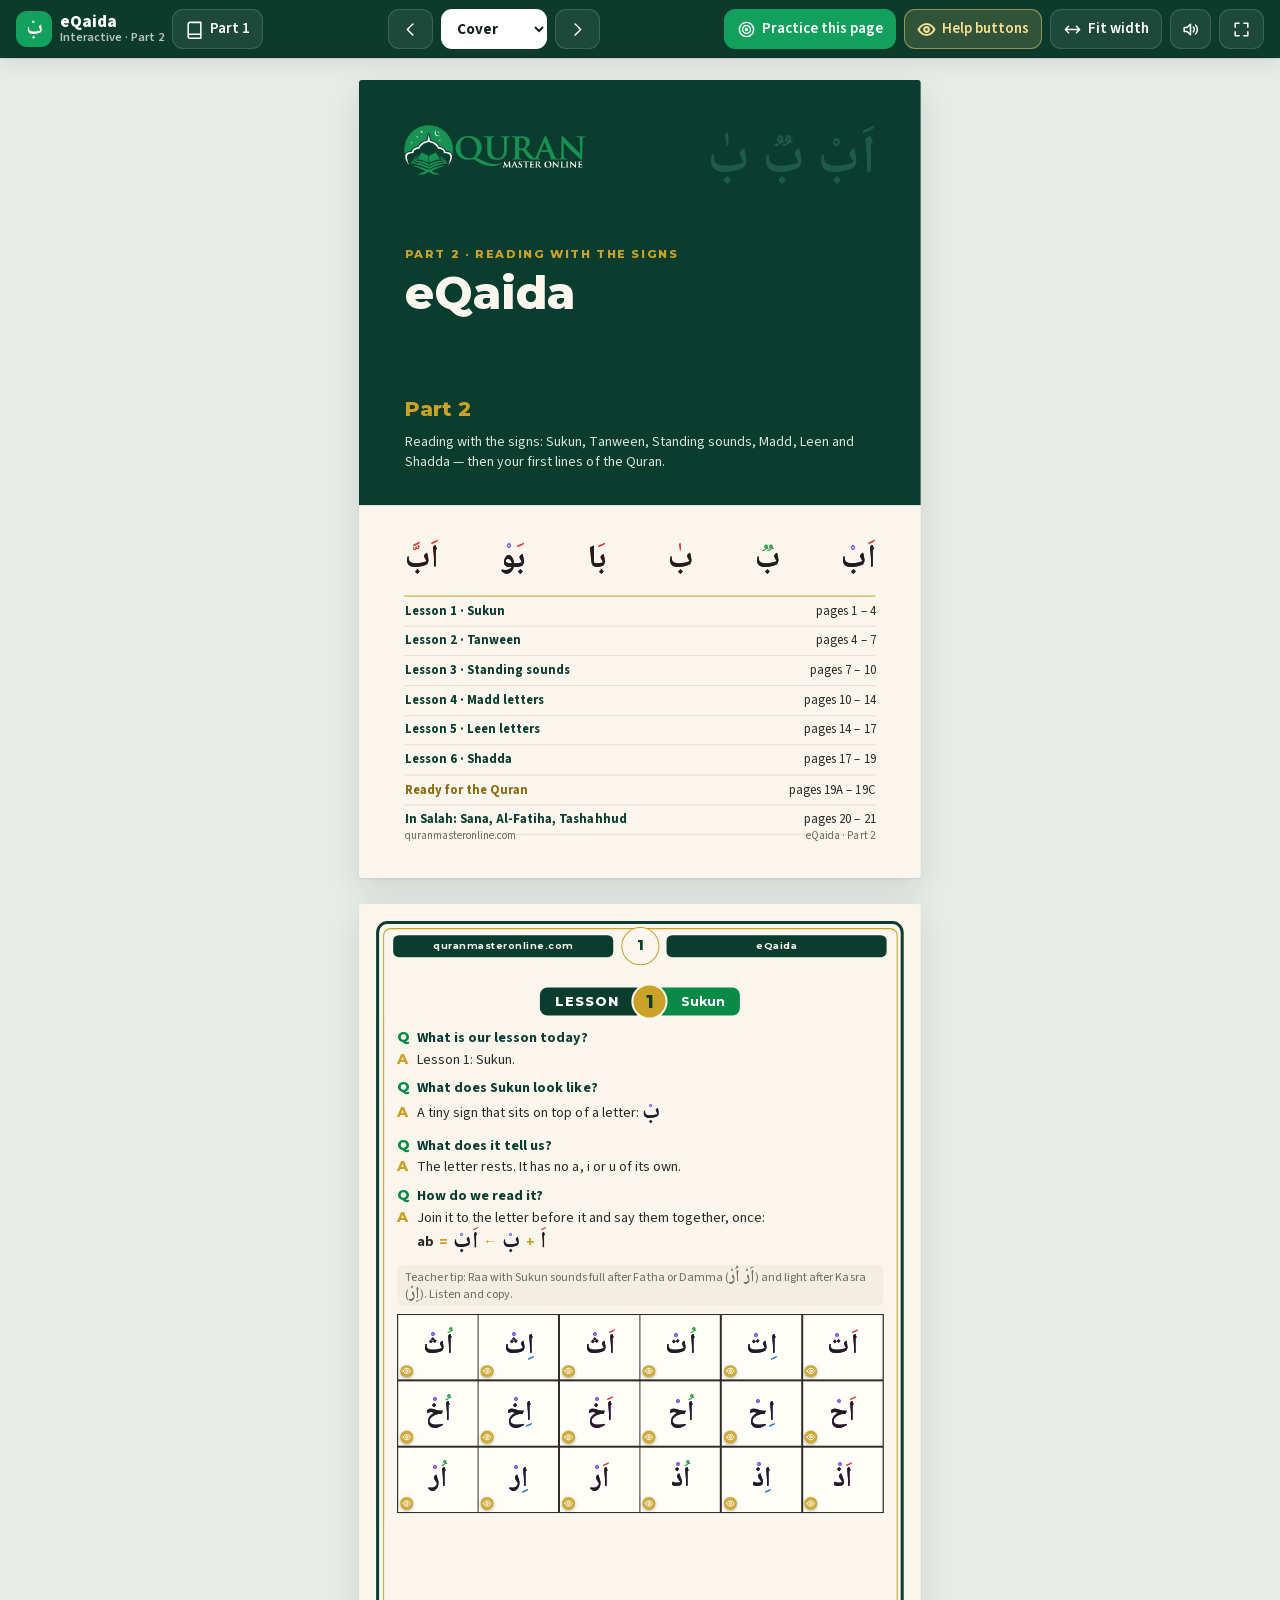
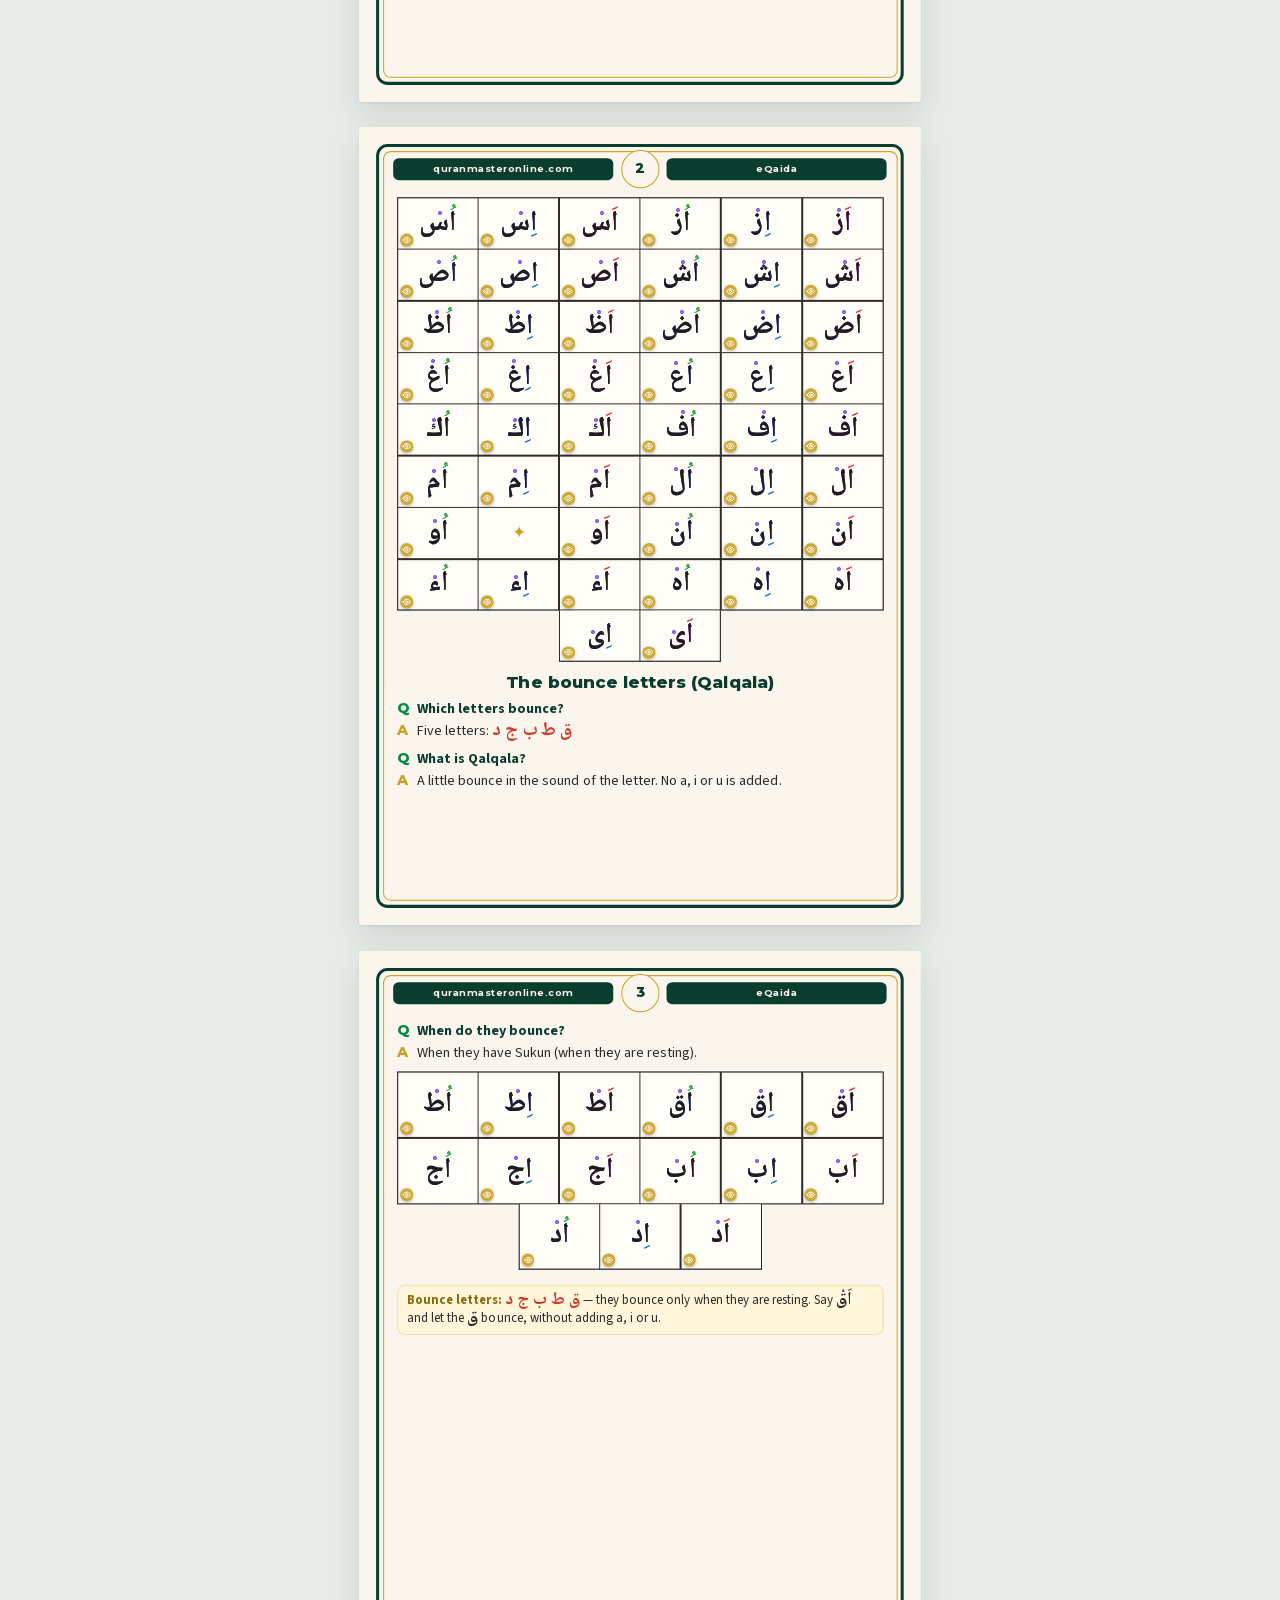
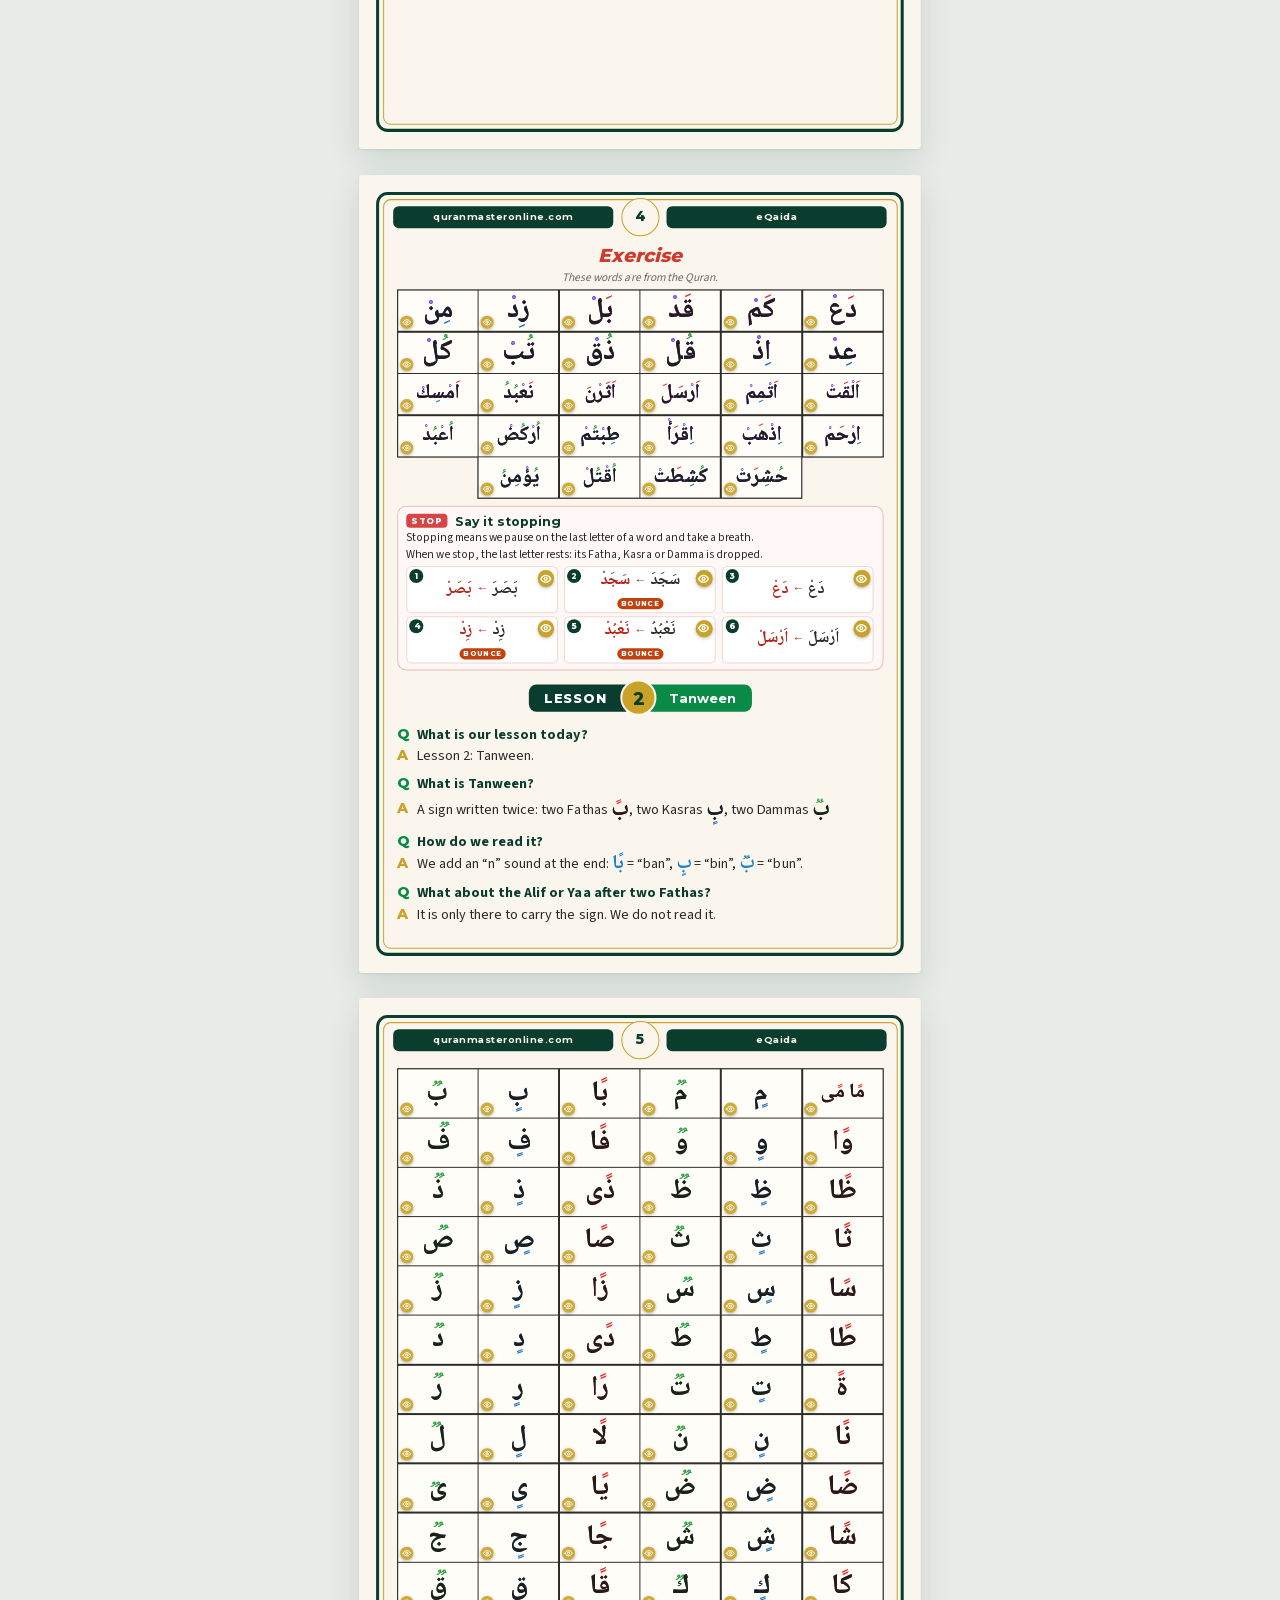
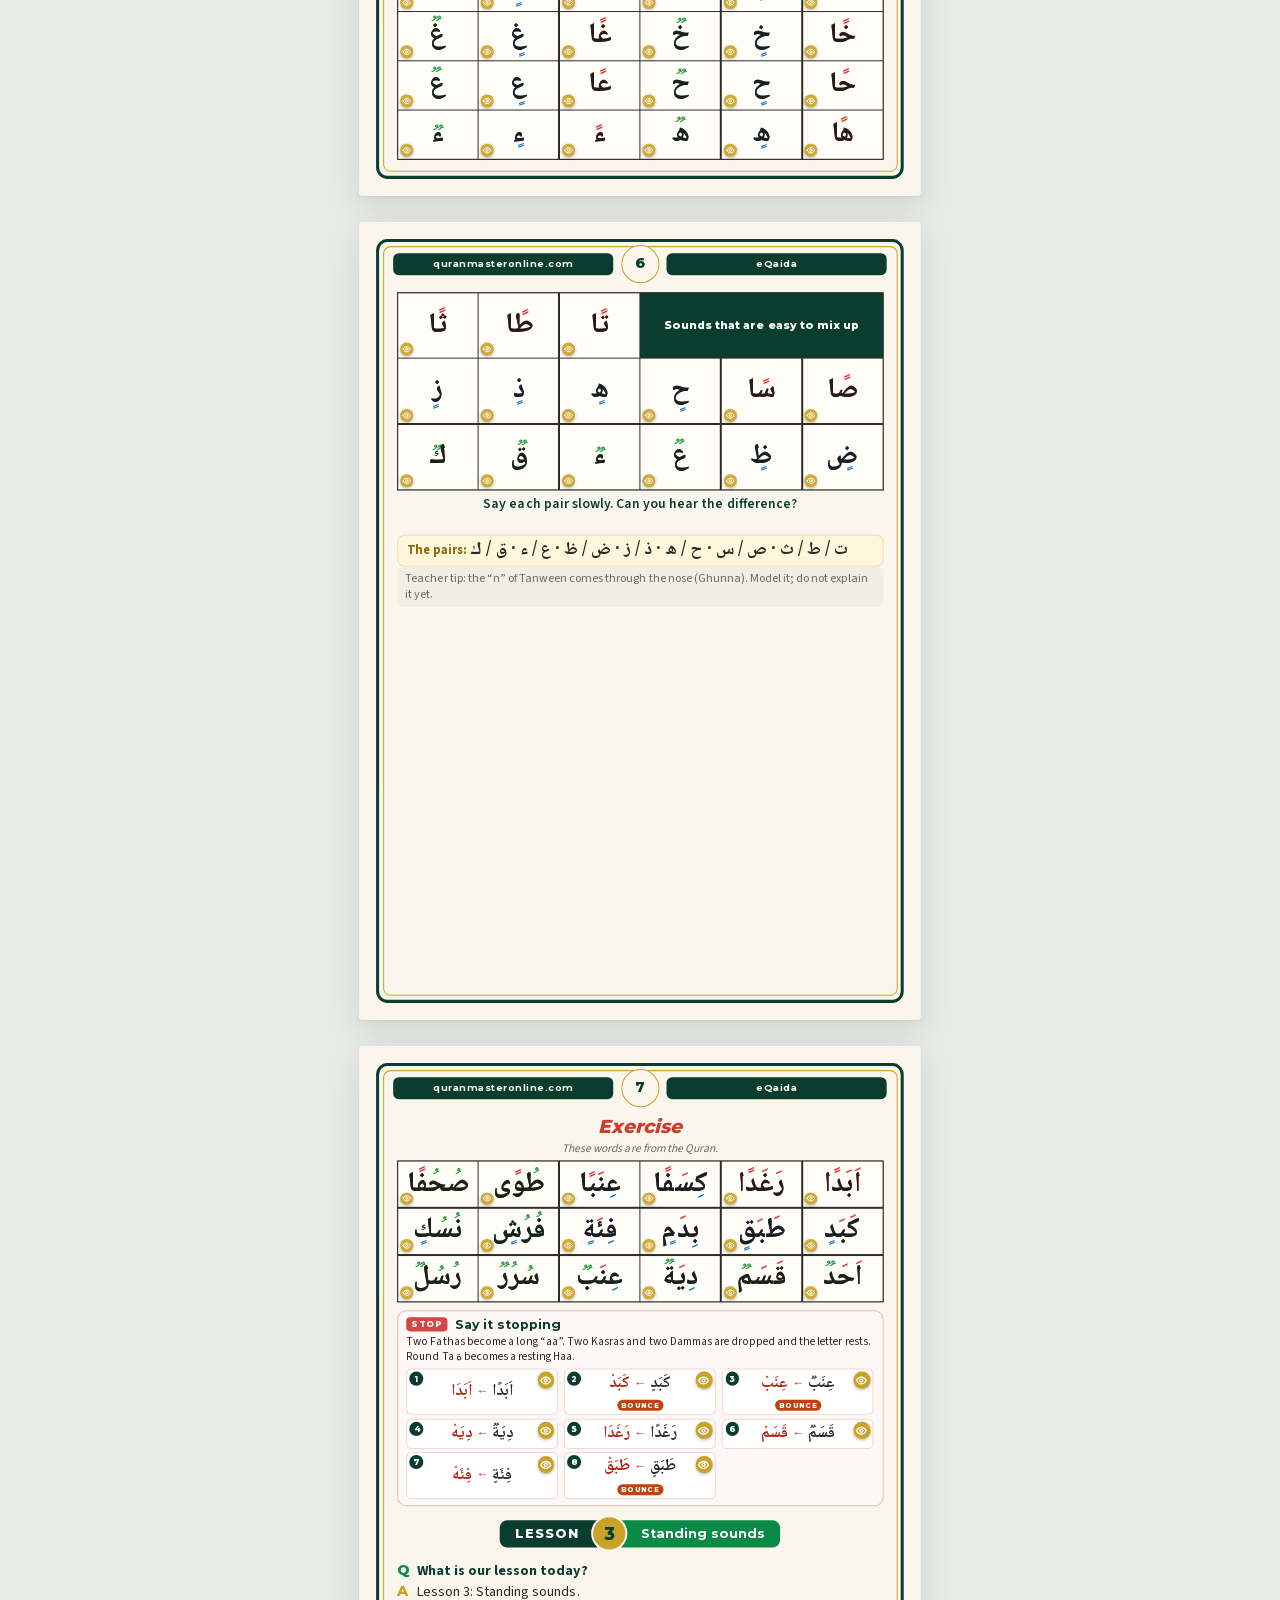
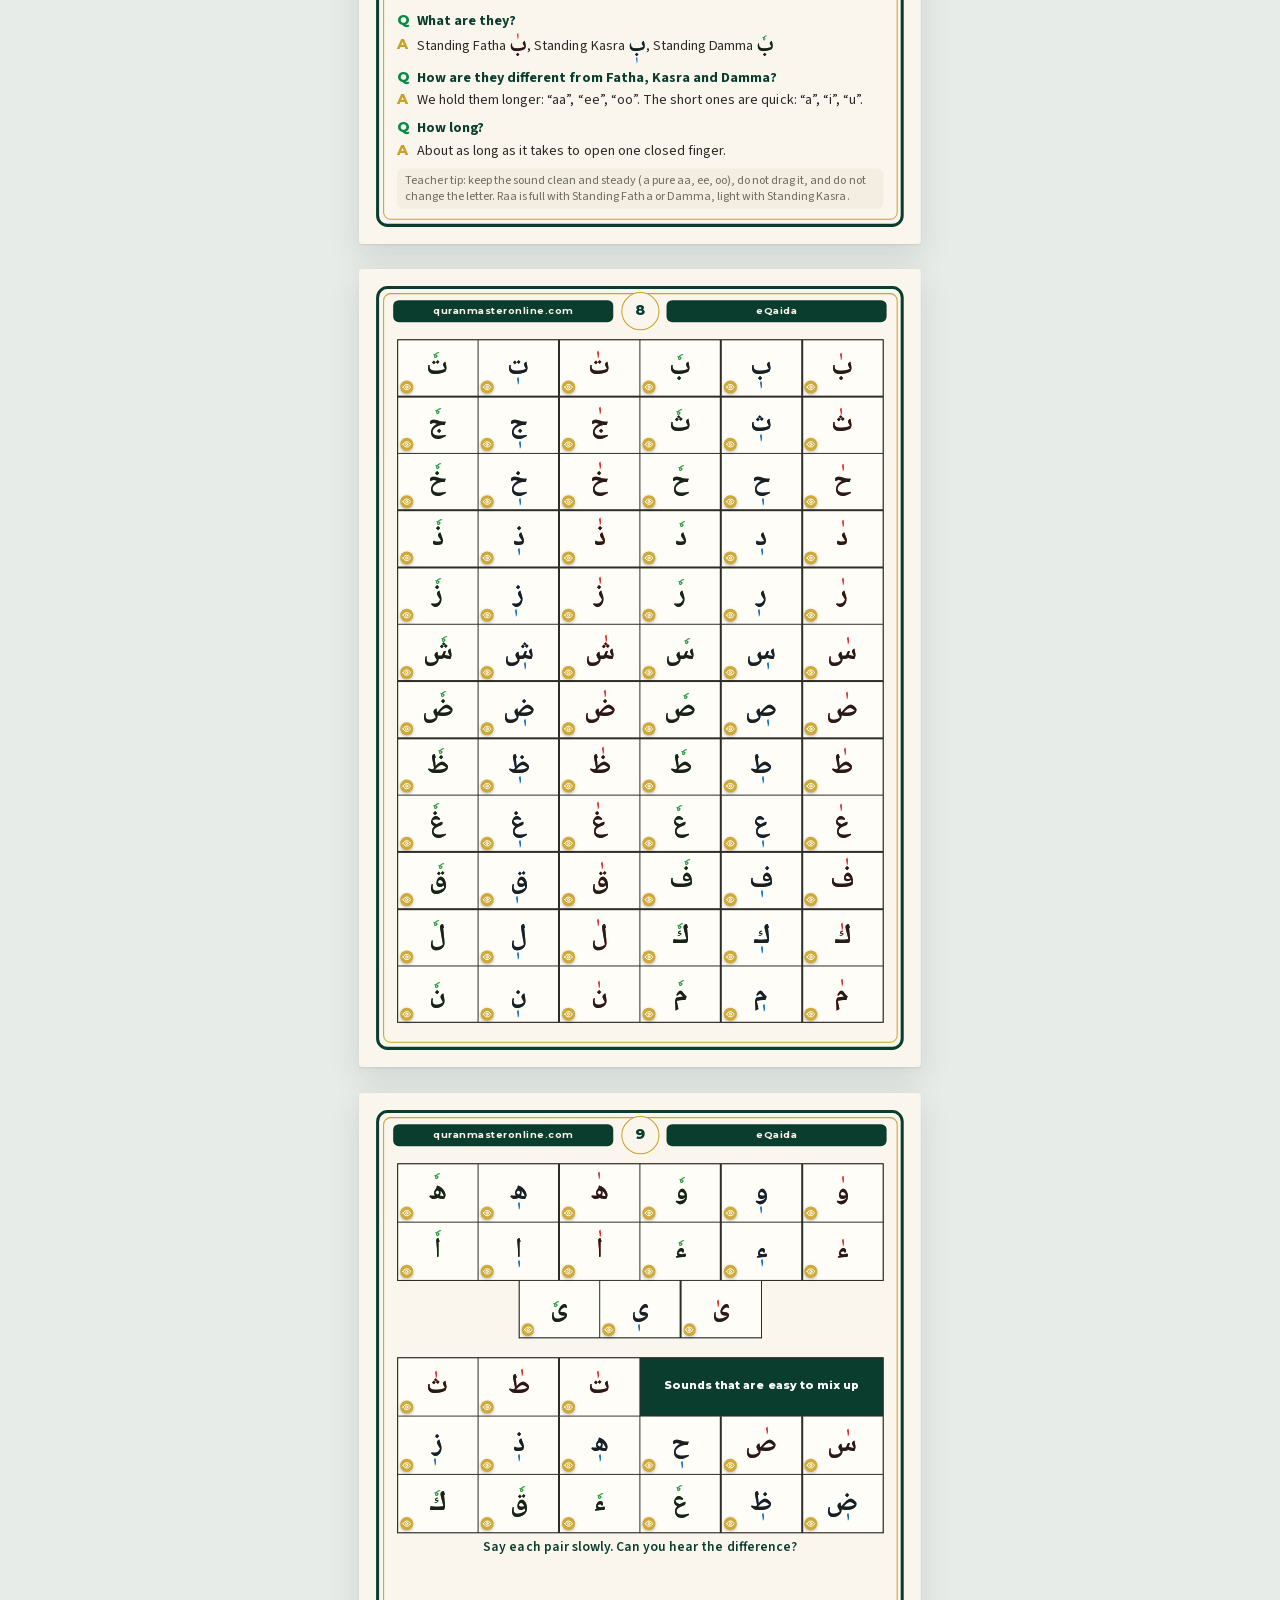
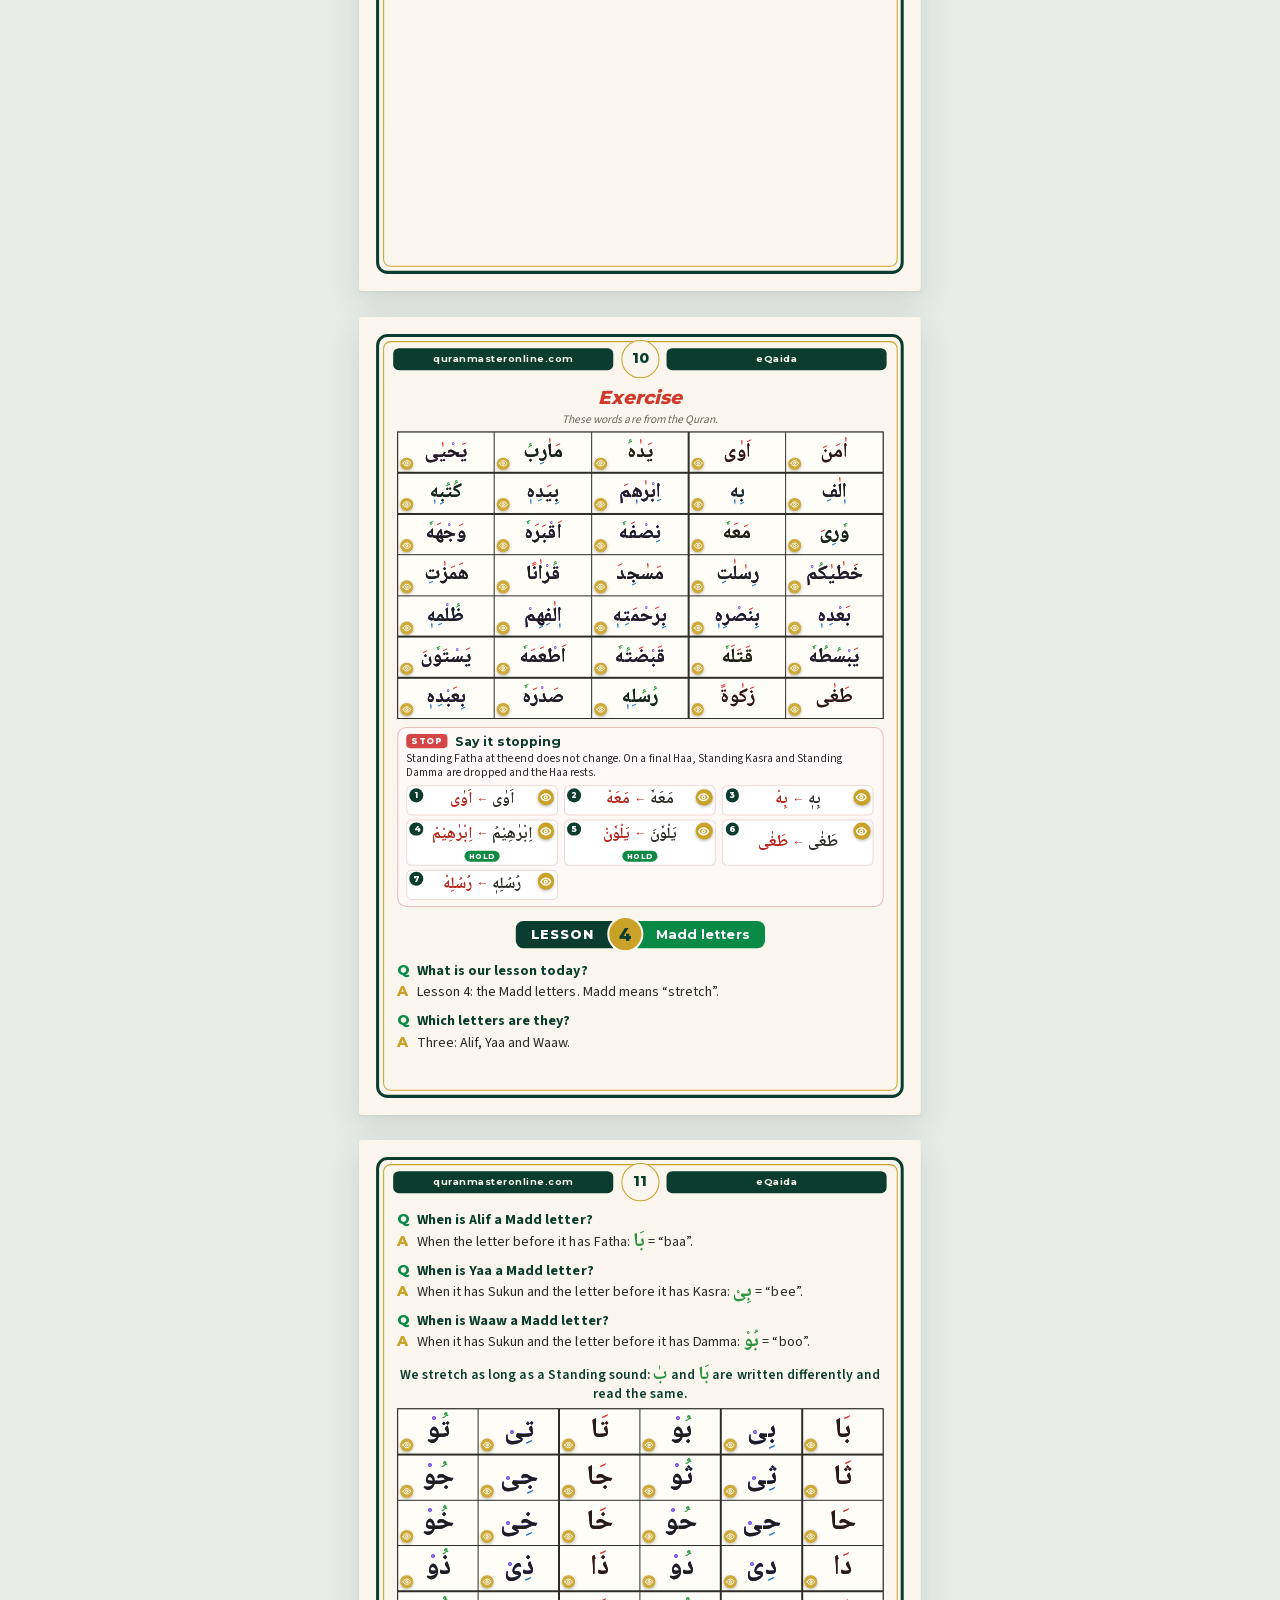
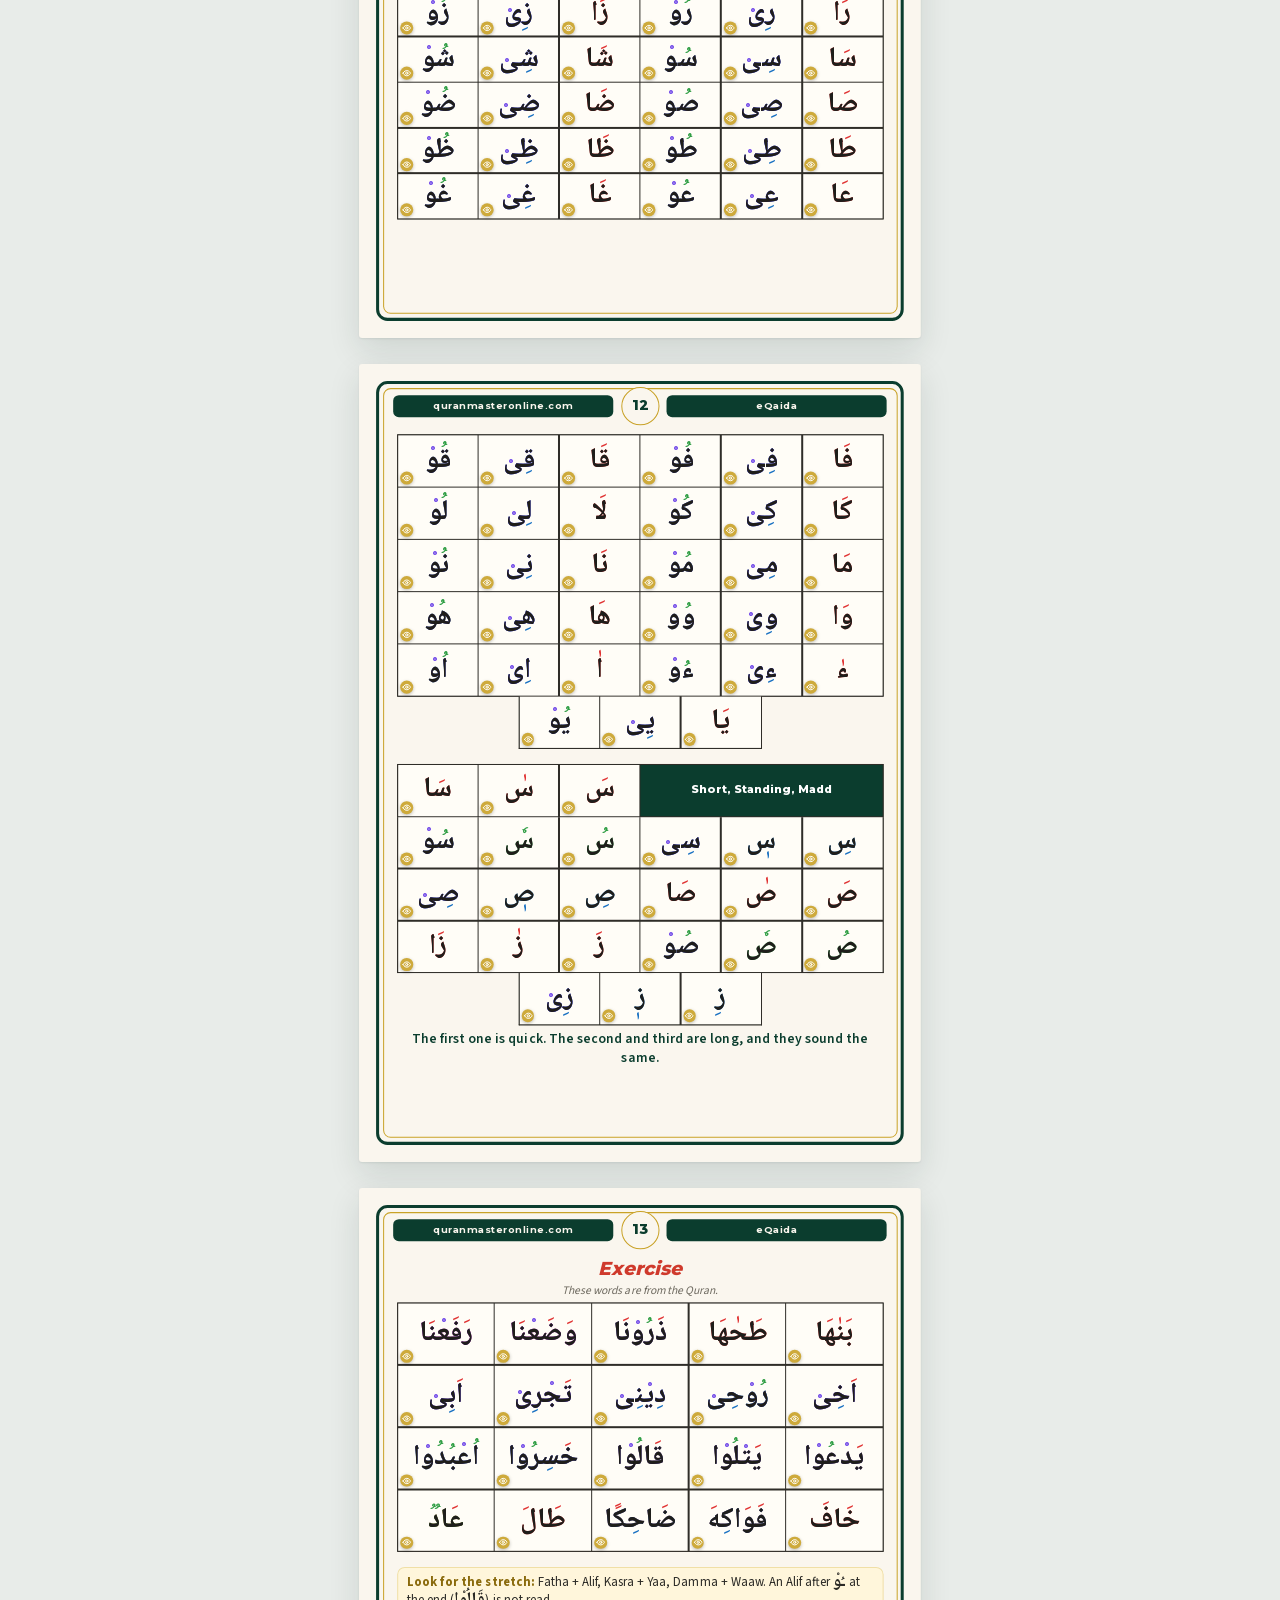
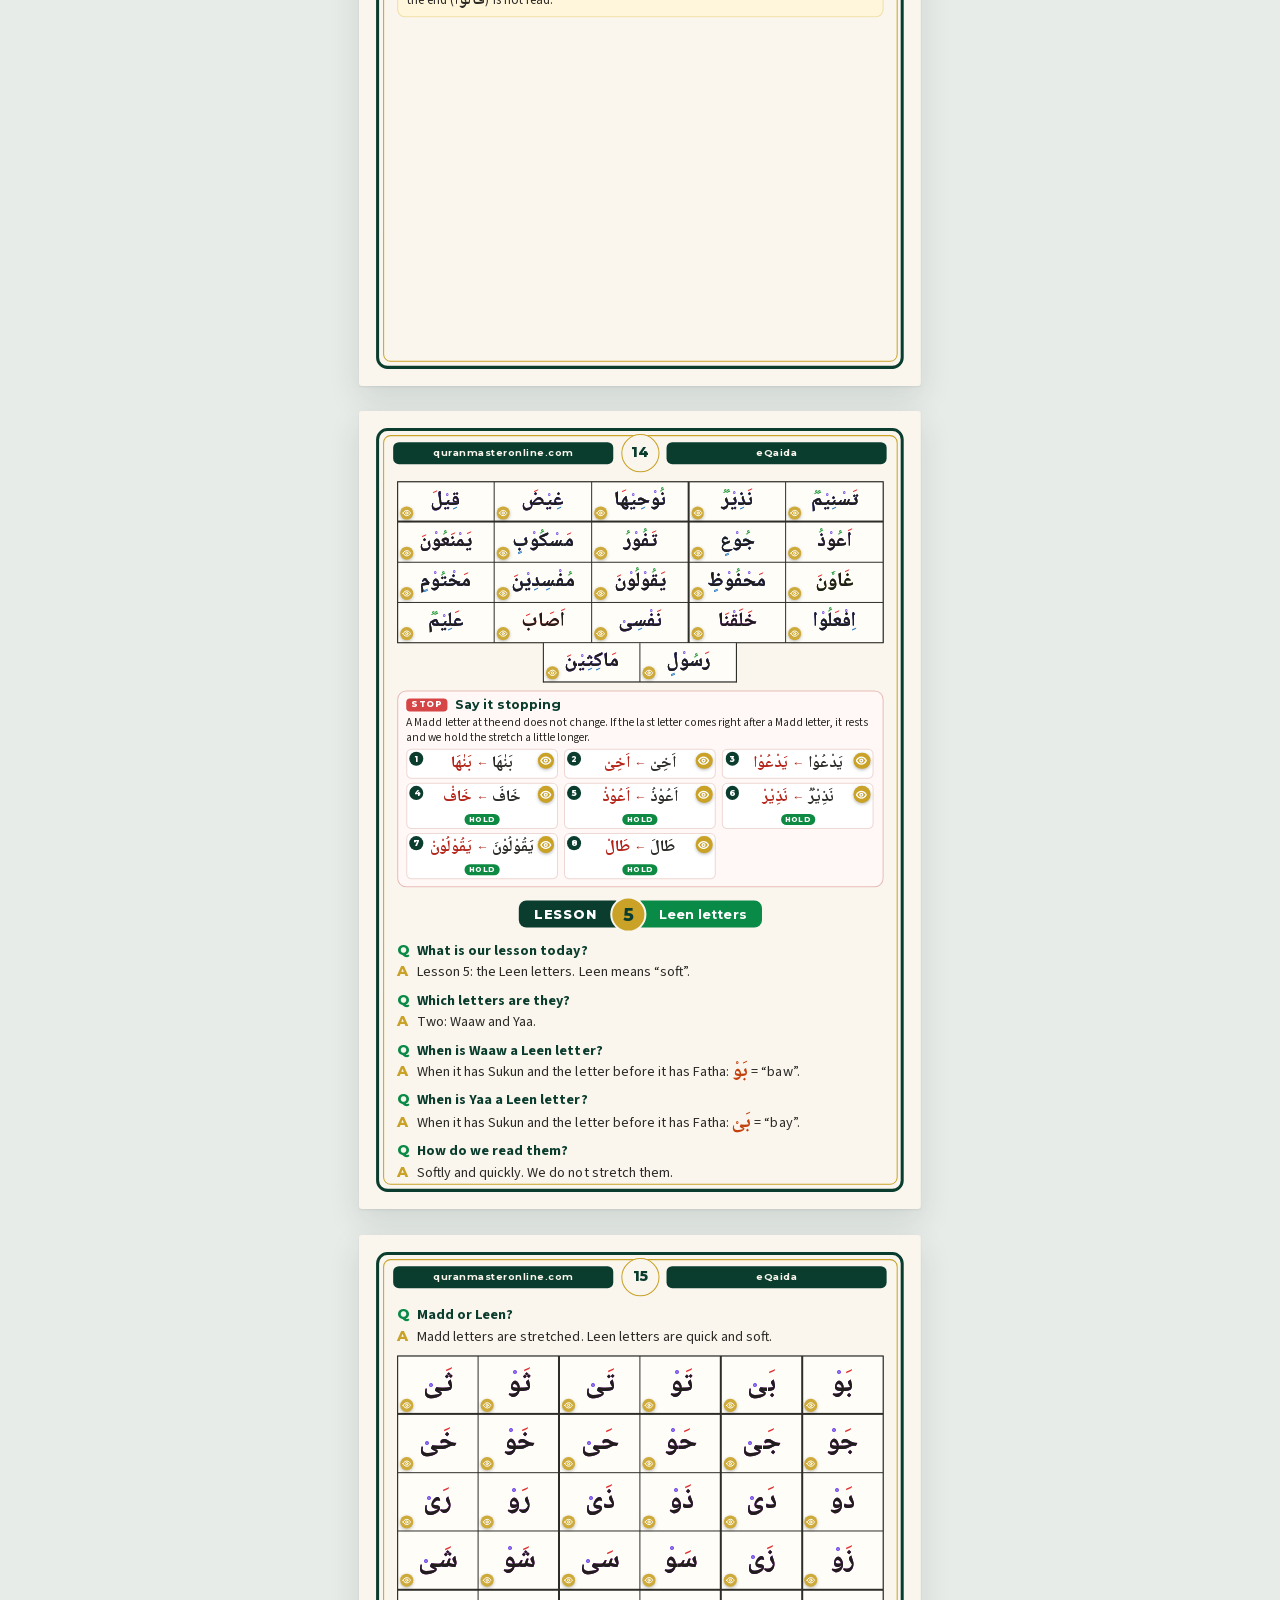
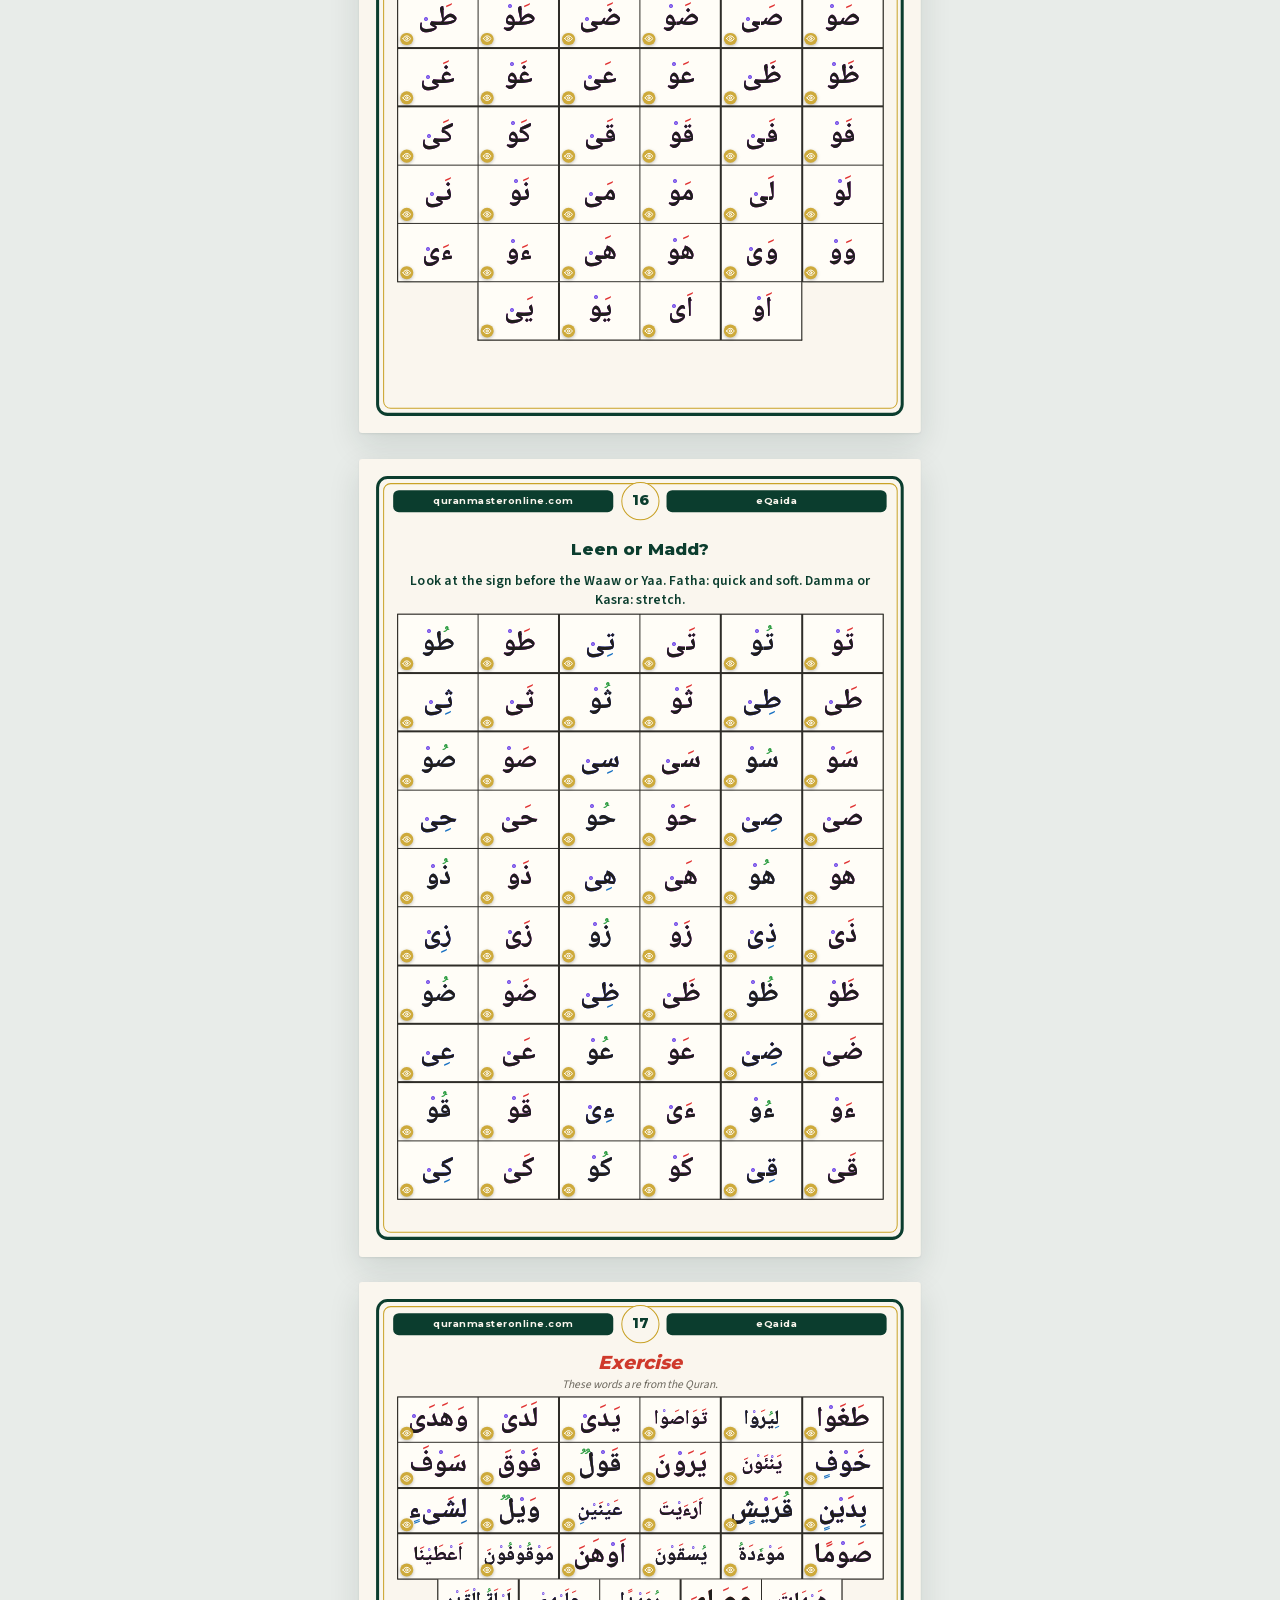
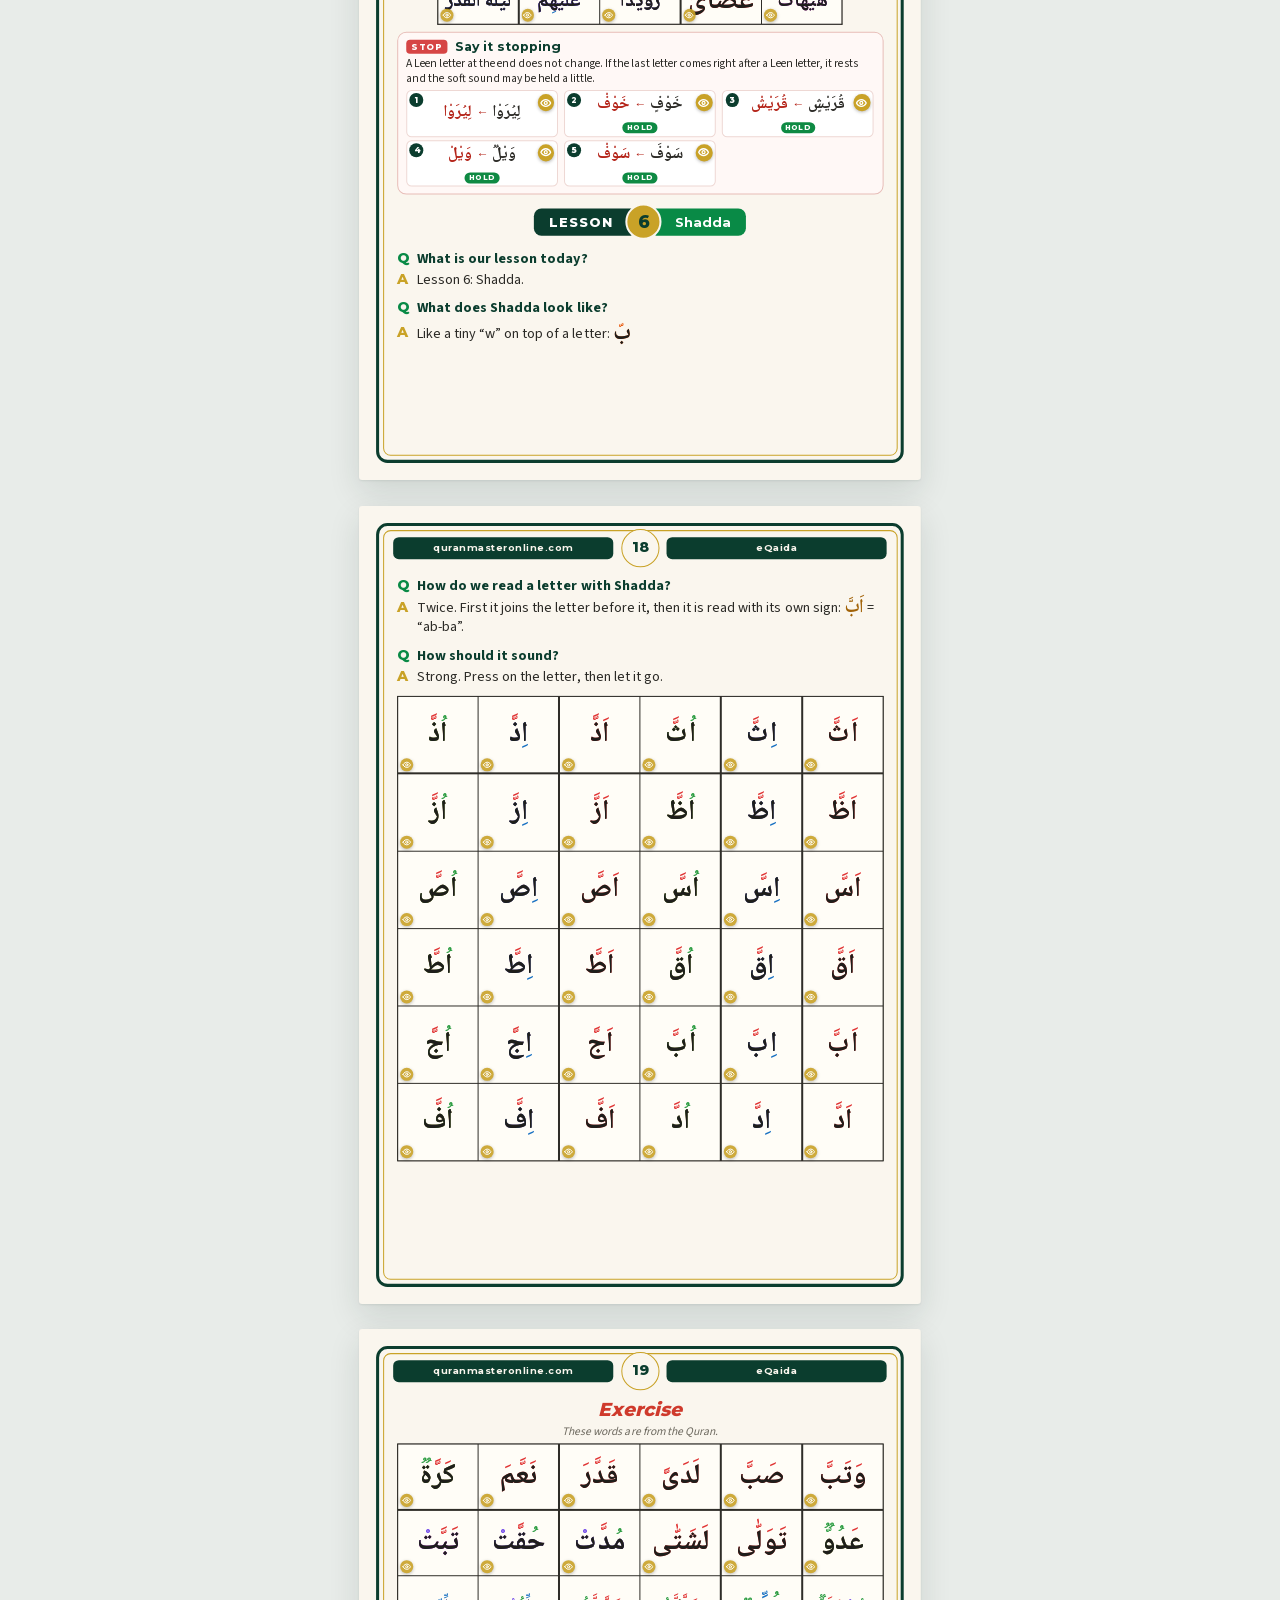
<file: Easy Qaida Website/part2.html>
<!doctype html>
<html lang="en">
<head>
<meta charset="utf-8">
<meta name="viewport" content="width=device-width, initial-scale=1">
<meta name="theme-color" content="#0C3B2C">
<title>eQaida Part 2 — Interactive</title>
<link href="fonts/fonts.css" rel="stylesheet">
<link href="practice.css?v=1116220000" rel="stylesheet">
<style>
@page{size:148mm 210mm;margin:0}
:root{
  --green:#098A46;--deep:#0B3D2E;--gold:#C9A227;--cream:#FAF6EE;--ink:#2B2A26;--muted:#6E6A60;--rule:#2F2D28;--paper:#FFFDF7;
  --P:#D2186E;--B:#1A84C6;--G:#2A9443;--R:#CF3A2C;
  --S:#1C6FD1;--M:#0E8A43;--E:#D6336C;--A:#7048E8;
  --hf:#E03131;--hk:#1971C2;--hd:#2F9E44;--hs:#7048E8;
}
*{box-sizing:border-box}
html,body{margin:0;padding:0}
body{font-family:'Source Sans 3',Arial,sans-serif;color:var(--ink);font-size:10.6pt;line-height:1.36;-webkit-print-color-adjust:exact;print-color-adjust:exact}
.page{width:148mm;height:210mm;position:relative;overflow:hidden;background:var(--cream);page-break-after:always;break-after:page}
#book>.pgw:last-child>.page,#book>.page:last-child{page-break-after:auto;break-after:auto}
.frame{position:absolute;inset:4.5mm;border:.8mm solid var(--deep);border-radius:3mm;pointer-events:none}
.frame::after{content:"";position:absolute;inset:1mm;border:.3mm solid var(--gold);border-radius:2mm}
.hdr{position:absolute;top:7.6mm;left:9mm;right:9mm;height:7mm;display:flex;align-items:center;gap:2mm}
.hdr .pill{flex:1;background:var(--deep);color:#FAF6EE;font-family:'Montserrat',sans-serif;font-weight:700;font-size:7pt;letter-spacing:.05em;text-align:center;border-radius:1.5mm;padding:1.25mm 0}
.hdr .no{min-width:10mm;height:10mm;padding:0 1.5mm;border-radius:5mm;background:var(--cream);border:.5mm solid var(--gold);display:grid;place-items:center;font-family:'Montserrat',sans-serif;font-weight:800;font-size:10.5pt;color:var(--deep)}
.body{position:absolute;top:18.5mm;left:10mm;right:10mm;bottom:9.5mm;display:flex;flex-direction:column;font-size:12.6pt;line-height:1.38}
.body.compact{font-size:10.6pt;line-height:1.36}
.body.mid{font-size:11.4pt}
p{margin:0}

/* text */
.qa{margin:0 0 2.2mm}
.q,.a{display:flex;align-items:baseline}
.q{font-weight:700;color:var(--deep)}
.q>span:last-child,.a>span:last-child{flex:1;min-width:0}
.l{flex:none;width:5.2mm;font-family:'Montserrat',sans-serif;font-weight:800;color:var(--green)}
.a .l{color:var(--gold)}
.a{margin-top:.3mm}
.ind{padding-left:5.2mm}
.ar{font-family:'Noto Naskh Arabic',serif;font-weight:700;direction:rtl;unicode-bidi:isolate;font-size:1.38em;line-height:1}
.arl{font-family:'Noto Naskh Arabic',serif;font-weight:700;direction:rtl;font-size:16pt;line-height:1.75;text-align:right;margin:0 0 1.4mm;word-spacing:.6mm}
.mx{margin:0 0 2.4mm}
.title{font-family:'Montserrat',sans-serif;font-weight:800;color:var(--deep);text-align:center;font-size:14pt;line-height:1.2}
.subt{font-style:italic;text-align:center;color:var(--deep);font-size:10.5pt;margin-top:.6mm}
.note-h{font-family:'Montserrat',sans-serif;font-weight:800;color:var(--green)}
.rel{font-family:'Amiri',serif;font-weight:700;direction:rtl;text-align:center;color:var(--deep);font-size:19.5pt;line-height:2.15}
.tr{font-size:12pt;text-align:left;margin:.5mm 0 3mm}
.kh{display:block;margin:2.6mm auto 0;width:max-content;background:var(--deep);color:var(--gold);font-family:'Montserrat',sans-serif;font-weight:800;letter-spacing:.08em;font-size:9.6pt;padding:1.3mm 5mm;border-radius:2mm}
.orn{text-align:center;color:var(--gold);font-size:13pt;letter-spacing:2mm;margin-top:3mm}

/* lesson banner */
.lesson{display:flex;align-items:center;justify-content:center;margin:2.4mm 0 2.2mm}
.lw{background:var(--deep);color:#fff;font-family:'Montserrat',sans-serif;font-weight:800;font-size:9.6pt;padding:1.3mm 5mm 1.3mm 4mm;border-radius:2mm 0 0 2mm;letter-spacing:.07em;text-transform:uppercase}
.ln{width:9.5mm;height:9.5mm;border-radius:50%;background:var(--gold);color:var(--deep);font-family:'Montserrat',sans-serif;font-weight:800;font-size:13pt;display:grid;place-items:center;margin:0 -1.6mm;position:relative;z-index:1;border:.7mm solid var(--cream)}
.lt{background:var(--green);color:#fff;font-family:'Montserrat',sans-serif;font-weight:700;font-size:9.6pt;padding:1.3mm 4mm 1.3mm 5mm;border-radius:0 2mm 2mm 0}

/* progress markers (as in the book) */
.mk{display:inline-grid;place-items:center;font-family:'Montserrat',sans-serif;font-weight:800;color:#fff;font-size:5.6pt;line-height:1;vertical-align:middle;margin-left:.8mm}
.mk.g{width:4.3mm;height:4.3mm;border-radius:50%;background:#2E8B3E}
.mk.b{width:5mm;height:4.4mm;background:#2F7FD1;clip-path:polygon(50% 0,100% 100%,0 100%);padding-top:1.3mm}
.mk.r{width:4mm;height:4mm;background:#D63939}
.mks{position:absolute;display:flex;flex-direction:column;align-items:center;gap:.4mm;z-index:3;line-height:1}
.mks .mk{margin:0}
.mks.L{left:-2.6mm;top:50%;transform:translateY(-50%)}
.mks.R{right:-2.6mm;top:50%;transform:translateY(-50%)}
.mks.TL{left:-1.6mm;top:-1.8mm;flex-direction:row}
.mks.TR{right:-1.6mm;top:-1.8mm;flex-direction:row}

/* grids */
.grid{display:grid;direction:rtl;gap:.4mm;background:var(--rule);border:.4mm solid var(--rule);grid-auto-rows:1fr}
.cell{background:var(--paper);position:relative;min-width:0}
.cell.empty{background:var(--cream)}
.lc .un{position:absolute;top:.4mm;left:1.3mm;font-family:'Noto Naskh Arabic',serif;font-weight:700;font-size:8.6pt;line-height:1.5}
.lc .bg{position:absolute;right:2mm;top:46%;transform:translateY(-50%);font-family:'Noto Naskh Arabic',serif;font-weight:700;font-size:29pt;line-height:1}
.lc .en{position:absolute;left:1.3mm;bottom:.5mm;font-weight:700;font-size:8.2pt;color:var(--ink)}
.cc{display:flex;flex-direction:column;align-items:center;justify-content:center}
.cc .w{font-family:'Noto Naskh Arabic',serif;font-weight:700;font-size:20pt;line-height:1.3;display:flex;direction:rtl}
.cc .w span{white-space:pre}
.cc .sm{font-family:'Noto Naskh Arabic',serif;font-weight:700;font-size:7.6pt;line-height:1.1;direction:rtl;word-spacing:1.2mm;margin-top:-.6mm}
.cc .cap{font-family:'Noto Naskh Arabic',serif;font-weight:600;font-size:6.6pt;color:var(--R);direction:rtl;line-height:1.2}
.hc .hg{position:absolute;inset:0;display:flex;align-items:center;justify-content:center;font-family:'Noto Naskh Arabic',serif;font-weight:700;font-size:23pt;line-height:1}
.hc .hg.base{color:#1F1E1B}
.wc{display:flex;align-items:center;justify-content:center;font-family:'Noto Naskh Arabic',serif;font-weight:700;font-size:18.5pt;line-height:1;color:#1F1E1B}
.label{background:var(--deep);color:#fff;font-family:'Montserrat',sans-serif;font-weight:800;font-size:8pt;display:flex;align-items:center;justify-content:center;text-align:center;padding:0 1.5mm;line-height:1.2}
.lets{display:flex;align-items:center;justify-content:space-evenly;font-family:'Noto Naskh Arabic',serif;font-weight:700;font-size:19pt;line-height:1;direction:rtl}
.mtab{display:grid;direction:rtl;gap:.4mm;background:var(--rule);border:.4mm solid var(--rule)}
.mtab .cell{display:flex;align-items:center;justify-content:space-evenly;font-family:'Noto Naskh Arabic',serif;font-weight:700;font-size:19pt;line-height:1.55;direction:rtl}
.t1{display:grid;grid-template-columns:1fr 22mm;direction:rtl;gap:.4mm;background:var(--rule);border:.4mm solid var(--rule);margin:2.4mm 0 1.6mm}
.t1 .cell{display:flex;align-items:center;justify-content:center;padding:0 1.5mm}
.t1 .k{font-family:'Noto Naskh Arabic',serif;font-weight:700;color:var(--R);font-size:13pt;line-height:1.9}
.t1 .v{font-family:'Amiri',serif;font-weight:700;color:var(--B);font-size:13.4pt;line-height:2;direction:rtl}

/* new exercise pages */
.new{display:inline-block;background:var(--gold);color:var(--deep);font-family:'Montserrat',sans-serif;font-weight:800;font-size:7.4pt;letter-spacing:.1em;padding:.8mm 2.4mm;border-radius:1.2mm;text-transform:uppercase}
.exh{font-family:'Montserrat',sans-serif;font-weight:800;color:var(--deep);font-size:13.6pt;line-height:1.15;margin-top:1.4mm}
.exs{color:var(--muted);font-size:9.8pt;margin-top:.6mm}
.hand{color:var(--gold)}
.g4{display:flex;direction:rtl;gap:2mm;margin:2.4mm 0 1.2mm}
.sb{flex:1;background:#fff;border:.35mm solid #D9D1BC;border-radius:2.4mm;overflow:hidden;text-align:center;direction:ltr}
.sb .gl{font-family:'Noto Naskh Arabic',serif;font-weight:700;font-size:27pt;line-height:1.55;display:flex;justify-content:center;direction:rtl}
.sb .lb{color:#fff;font-family:'Montserrat',sans-serif;font-weight:800;font-size:7.6pt;padding:.9mm 0;letter-spacing:.05em;text-transform:uppercase}
.c-S{color:var(--S)}.c-M{color:var(--M)}.c-E{color:var(--E)}.c-A{color:var(--A)}
.b-S{background:var(--S)}.b-M{background:var(--M)}.b-E{background:var(--E)}.b-A{background:var(--A)}
.box{background:#fff;border:.35mm solid #D9D1BC;border-left:1.2mm solid var(--gold);border-radius:2mm;padding:2mm 2.6mm;margin-top:2mm}
.box b{color:var(--deep)}
.tip{background:#FFF6DB;border:.3mm solid #F0DFA6;border-radius:2mm;padding:1.6mm 2.4mm;margin-top:2mm;font-size:9.6pt}
.tip b{color:#8A6A0C}
.ew{display:flex;align-items:center;justify-content:center;gap:3mm;direction:rtl;margin-top:1.6mm}
.ew .wd{font-family:'Noto Naskh Arabic',serif;font-weight:700;font-size:30pt;line-height:1.4;display:flex;direction:rtl}
.ew .eq{font-family:'Montserrat',sans-serif;font-weight:800;color:var(--gold);font-size:14pt}
.ew .pcs{display:flex;gap:2.4mm;direction:rtl}
.ew .pc{display:flex;flex-direction:column;align-items:center;background:#fff;border:.35mm solid #D9D1BC;border-radius:2mm;padding:0 2mm .8mm}
.ew .pc .gl{font-family:'Noto Naskh Arabic',serif;font-weight:700;font-size:22pt;line-height:1.45;display:flex;direction:rtl}
.ew .pc small{font-size:7.4pt;font-weight:700;line-height:1.1}
.njrow{display:flex;direction:rtl;gap:1.6mm;margin-top:1.4mm;flex-wrap:wrap;justify-content:center}
.nj{background:var(--paper);border:.3mm solid #D9D1BC;border-radius:1.6mm;padding:0 2mm;text-align:center;font-family:'Noto Naskh Arabic',serif;font-weight:700;font-size:17pt;line-height:1.5;display:flex;gap:1.5mm;align-items:center;direction:rtl}
.nj .d{color:#B8B09E}
.legend{display:flex;direction:rtl;gap:1.6mm;flex-wrap:wrap;justify-content:center;margin-top:1.4mm}
.legend span{color:#fff;font-weight:700;font-size:7.6pt;padding:.5mm 2.2mm;border-radius:99px}
.st{display:grid;grid-template-columns:23mm repeat(4,1fr) 24mm;direction:rtl;gap:.35mm;background:#CFC6B2;border:.35mm solid #CFC6B2;margin-top:2mm;flex:1;grid-auto-rows:auto}
.st .th{background:var(--deep);color:#fff;font-family:'Montserrat',sans-serif;font-weight:800;font-size:7pt;text-align:center;padding:1.2mm .5mm;letter-spacing:.04em;text-transform:uppercase;direction:ltr}
.st .th.S{background:var(--S)}.st .th.M{background:var(--M)}.st .th.E{background:var(--E)}.st .th.A{background:var(--A)}
.st .td{background:#fff;display:flex;align-items:center;justify-content:center;min-height:0}
.st .nm{flex-direction:column;direction:ltr;gap:0}
.st .nm .ar{font-size:15pt;line-height:1.25}
.st .nm b{font-size:8.2pt;color:var(--deep);line-height:1.1}
.st .gl{font-family:'Noto Naskh Arabic',serif;font-weight:700;font-size:20pt;line-height:1.5;display:flex;direction:rtl}
.st .same{flex-direction:column;gap:0}
.st .same small{font-size:6.4pt;color:var(--muted);font-weight:700;line-height:1;margin-top:-1mm}
.st .na{color:#B8B09E;font-size:9pt}
.st .exw{font-family:'Noto Naskh Arabic',serif;font-weight:700;font-size:16pt;line-height:1.5;display:flex;direction:rtl}
.st .exw .dim{color:#BDB5A3}
.st .td.ex{flex-direction:column}
.st .td.ex small{font-size:6.2pt;color:var(--muted);font-weight:600;line-height:1;margin-top:-.8mm}
.st .td.nj6{background:#FFF4E6}

/* cover */
.cover{background:var(--cream)}
.cover .band{position:absolute;left:0;right:0;top:0;height:112mm;background:var(--deep)}
.cover .band .k{position:absolute;left:12mm;top:44mm;font-family:'Montserrat',sans-serif;font-weight:800;font-size:8.4pt;letter-spacing:.14em;color:var(--gold);text-transform:uppercase}
.cover .band h1{position:absolute;left:12mm;top:50mm;margin:0;font-family:'Montserrat',sans-serif;font-weight:800;font-size:34pt;line-height:1.02;color:#FAF6EE}
.cover .band .t{position:absolute;left:12mm;top:83mm;font-family:'Montserrat',sans-serif;font-weight:800;font-size:15pt;color:var(--gold)}
.cover .band .s{position:absolute;left:12mm;right:12mm;top:93mm;font-size:10.6pt;color:#D6E4DC;line-height:1.35}
.cover .band .arbig{position:absolute;right:12mm;top:10mm;font-family:'Noto Naskh Arabic',serif;font-weight:700;font-size:40pt;line-height:1.6;direction:rtl;color:#1E5A47}
.cover .logo{position:absolute;left:12mm;top:12mm;height:13mm}
.cover .lower{position:absolute;left:12mm;right:12mm;top:120mm}
.cover .letters{display:flex;direction:rtl;justify-content:space-between;font-family:'Noto Naskh Arabic',serif;font-weight:700;font-size:30pt;line-height:1.5}
.cover .toc{margin-top:3mm;border-top:.4mm solid var(--gold)}
.cover .toc div{display:flex;justify-content:space-between;padding:1.5mm 0;border-bottom:.3mm solid #E6DFCD;font-size:9.6pt}
.cover .toc b{color:var(--deep)}
.cover .toc .nw b{color:#8A6A0C}
.cover .foot{position:absolute;left:12mm;right:12mm;bottom:9mm;display:flex;justify-content:space-between;font-size:8.4pt;color:var(--muted)}

/* ================= INTERACTIVE LAYER (screen only) ================= */
.st .td{position:relative}
.nj{position:relative}
.hs{position:absolute;top:.7mm;right:.7mm;width:4.4mm;height:4.4mm;border-radius:50%;border:0;background:#C9A227;color:#fff;display:grid;place-items:center;cursor:pointer;z-index:6;padding:0;box-shadow:0 .3mm .9mm rgba(0,0,0,.28)}
.hs svg{width:3.1mm;height:3.1mm}
p.mx>.hs{position:relative;top:-.4mm;right:auto;display:inline-grid;vertical-align:middle;margin-right:1.6mm}
.nj>.hs{top:-1.6mm;right:-1.6mm;width:3.8mm;height:3.8mm}
@media screen{
  body{background:#E5E0D3;min-height:100vh}
  [data-x]{cursor:pointer;transition:box-shadow .15s}
  [data-x]:hover{box-shadow:inset 0 0 0 .6mm rgba(201,162,39,.75)}
  p.mx[data-x]:hover{box-shadow:none;background:rgba(201,162,39,.12);border-radius:1.5mm}
  body.nohs .hs{display:none}
  .tb{position:sticky;top:0;z-index:50;display:flex;align-items:center;gap:8px;padding:8px 14px;background:#0B3D2E;color:#fff;font-family:'Source Sans 3',sans-serif;font-size:15px}
  .tbm{width:34px;height:34px;border-radius:10px;background:#098A46;display:grid;place-items:center;font-family:'Noto Naskh Arabic',serif;font-weight:700;font-size:21px;padding-top:2px}
  .tbt{font-family:'Montserrat',sans-serif;font-weight:800;font-size:15px;letter-spacing:.03em;line-height:1.1}
  .tbt small{display:block;font-family:'Source Sans 3',sans-serif;font-weight:600;font-size:12px;letter-spacing:0;opacity:.75}
  .tbsp{flex:1}
  .tbb{font:inherit;font-weight:700;border:0;background:rgba(255,255,255,.12);color:#fff;border-radius:10px;height:38px;min-width:38px;padding:0 12px;cursor:pointer;display:inline-flex;align-items:center;gap:6px;font-size:15px}
  .tbb:hover{background:rgba(255,255,255,.2)}
  .tbb.on{background:#C9A227;color:#0B3D2E}
  .tbb svg{width:18px;height:18px}
  .tbb.eq-snd{font-size:18px;padding:0 9px}
  .eq-snd.off{opacity:.55}
  #pSel{font:inherit;font-weight:700;height:38px;border-radius:10px;border:0;padding:0 10px;background:#FAF6EE;color:#0B3D2E;cursor:pointer}
  #book{display:flex;flex-direction:column;align-items:center;gap:22px;padding:22px 0 80px}
  /* pages are shrunk with transform (not zoom): iPhones shrank the boxes but kept the text big, so letters piled up */
  .pgw{width:calc(148mm * var(--z,1));height:calc(210mm * var(--z,1));flex:none;position:relative}
  .pgw>.page{position:absolute;left:0;top:0;transform:scale(var(--z,1));transform-origin:0 0}
  .page{box-shadow:0 3px 14px rgba(0,0,0,.18)}
}
@media screen and (max-width:700px){ .tbt{display:none} .tbb.wide span{display:none} }
@media print{
  .tb,.hs,.xm{display:none!important}
  #book{zoom:1!important;display:block;padding:0}
  .pgw{width:auto!important;height:auto!important}
  .pgw>.page{position:relative!important;transform:none!important}
  .page{box-shadow:none}
}

/* ---------- explainer pop-up ---------- */
.xm{position:fixed;inset:0;z-index:100;background:rgba(10,24,18,.66);display:flex;align-items:center;justify-content:center;padding:2vh 2vw;font-family:'Source Sans 3',sans-serif;color:#2B2A26}
.xm[hidden]{display:none}
.xcard{width:min(1200px,96vw);height:min(840px,95vh);background:#FAF6EE;border-radius:22px;display:flex;flex-direction:column;overflow:hidden;box-shadow:0 20px 60px rgba(0,0,0,.35);animation:xIn .25s ease}
@keyframes xIn{from{opacity:0;transform:scale(.97)}to{opacity:1;transform:none}}
.xhead{display:flex;align-items:center;gap:12px;padding:10px 16px 10px 22px;background:#0B3D2E;color:#fff}
.xt{font-family:'Montserrat',sans-serif;font-weight:800;font-size:clamp(17px,2.1vw,25px);line-height:1.2}
.xt .xa{unicode-bidi:isolate;font-family:'Noto Naskh Arabic',serif;font-weight:700;font-size:1.35em;color:#F2D57A}
.xsp{flex:1}
.xcount{font-weight:700;opacity:.75;font-size:15px;white-space:nowrap}
.xclose{width:42px;height:42px;border-radius:12px;border:0;background:rgba(255,255,255,.12);color:#fff;font-size:22px;cursor:pointer}
.xclose:hover{background:rgba(255,255,255,.22)}
.xbody{flex:1;min-height:0;position:relative;display:flex;flex-direction:column;padding:14px 26px 10px}
.xfoot{display:flex;align-items:center;gap:10px;padding:10px 16px;border-top:1px solid #E6DFCD;background:#fff}
.xctl{flex:1;display:flex;gap:10px;justify-content:center;flex-wrap:wrap}
.xbtn{font:inherit;font-weight:700;font-size:16px;border:2px solid #E6DFCD;background:#fff;color:#0B3D2E;border-radius:12px;padding:9px 16px;cursor:pointer;white-space:nowrap}
.xbtn:hover{border-color:#cfc5ad}
.xbtn.pri{background:#098A46;border-color:#098A46;color:#fff}
.xbtn[disabled]{opacity:.35;pointer-events:none}
.xar{font-family:'Noto Naskh Arabic',serif;font-weight:700;direction:rtl;unicode-bidi:isolate}
.cap{font-size:clamp(17px,2.2vh,24px);text-align:center;color:#0B3D2E;line-height:1.4;margin:0}
.cap b{color:#0B3D2E}
.note{background:#FFF6DB;border:1px solid #F0DFA6;border-radius:12px;padding:8px 14px;font-size:clamp(15px,1.9vh,19px);color:#5E4A0E;text-align:center;align-self:center;max-width:900px}
.chipx{display:inline-block;color:#fff;font-weight:700;font-size:clamp(12px,1.6vh,15px);padding:2px 11px;border-radius:999px;font-family:'Source Sans 3',sans-serif}
.cS{background:#1C6FD1}.cM{background:#0E8A43}.cE{background:#D6336C}.cA{background:#7048E8}
.lgx{display:flex;direction:rtl;gap:6px;justify-content:center}

/* player (mini-lesson) */
.tabs{display:flex;gap:6px;justify-content:center;flex-wrap:wrap}
.tab{font:inherit;border:0;background:#EFE8D8;border-radius:999px;padding:7px 15px;font-weight:700;font-size:15px;color:#6E6A60;cursor:pointer;position:relative;overflow:hidden}
.tab.on{background:#0B3D2E;color:#fff}
.tab .pb{position:absolute;left:0;bottom:0;height:4px;background:#C9A227;width:0}
.stage{flex:1;min-height:0;display:flex;align-items:center;justify-content:center;position:relative}
.sc{animation:scIn .45s ease both;width:100%;height:100%;display:flex;flex-direction:column;align-items:center;justify-content:center;gap:1.6vh}
@keyframes scIn{from{opacity:0;transform:translateY(16px)}to{opacity:1;transform:none}}
.meet{flex-direction:row;gap:5vw}
.mL{font-family:'Noto Naskh Arabic',serif;font-weight:700;font-size:min(46vh,380px);line-height:1.3;animation:pop .6s cubic-bezier(.2,1.4,.4,1) both}
@keyframes pop{from{transform:scale(.4);opacity:0}to{transform:none;opacity:1}}
.mEn{font-family:'Montserrat',sans-serif;font-weight:800;font-size:min(10vh,84px);color:#0B3D2E;line-height:1}
.mUr{font-family:'Noto Naskh Arabic',serif;font-weight:700;font-size:min(7vh,58px);color:#6E6A60;direction:rtl;margin-top:1vh}
.mInfo{font-size:clamp(17px,2.4vh,24px);color:#0B3D2E;margin-top:1.4vh;font-weight:600}
.stack{position:relative;font-family:'Noto Naskh Arabic',serif;font-weight:700;font-size:min(44vh,360px);line-height:1.4;width:1.3em;height:1.4em}
.stack .sl{position:absolute;inset:0;display:flex;align-items:center;justify-content:center}
.stack .full{color:#C9A227;animation:dotFlash .7s ease-in-out infinite alternate}
.stack .skel{color:#0B3D2E}
@keyframes dotFlash{from{color:#C9A227}to{color:#E8590C}}
.famrow{display:flex;direction:rtl;gap:2.4vw;justify-content:center;flex-wrap:wrap}
.fc{direction:ltr;display:flex;flex-direction:column;align-items:center;background:#fff;border:3px solid #E6DFCD;border-radius:20px;padding:0 2vw 1.4vh;min-width:min(17vw,170px)}
.fc.on{border-color:#C9A227;box-shadow:0 0 0 5px rgba(201,162,39,.25);transform:translateY(-6px)}
.fc .fl{font-family:'Noto Naskh Arabic',serif;font-weight:700;font-size:min(20vh,170px);line-height:1.45}
.fc b{font-family:'Montserrat',sans-serif;font-size:clamp(16px,2.2vh,22px);color:#0B3D2E}
.fc small{font-size:clamp(13px,1.7vh,16px);color:#6E6A60;font-weight:600;text-align:center;max-width:180px}
.shp{display:flex;direction:rtl;gap:1.6vw;justify-content:center}
.shc{background:#fff;border:2px solid #E6DFCD;border-radius:20px;overflow:hidden;display:flex;flex-direction:column;align-items:center;min-width:min(19vw,200px);direction:ltr}
.shc .g{font-family:'Noto Naskh Arabic',serif;font-weight:700;font-size:min(19vh,160px);line-height:1.55;display:flex;direction:rtl}
.shc .lbx{width:100%;text-align:center;color:#fff;font-family:'Montserrat',sans-serif;font-weight:800;font-size:clamp(13px,1.9vh,18px);padding:.6vh 0;letter-spacing:.05em;text-transform:uppercase}
.shc .sub{font-size:clamp(12px,1.6vh,15px);color:#6E6A60;font-weight:700;padding:.4vh 0 .8vh;min-height:1.4em}
.shc.same{background:#FFF4E6}
.exl{display:flex;align-items:center;gap:14px;font-size:clamp(16px,2.2vh,22px);color:#0B3D2E}
.exl .xw2{font-family:'Noto Naskh Arabic',serif;font-weight:700;font-size:min(9vh,76px);line-height:1.5;display:flex;direction:rtl}
.exl .dim{color:#C7BFAE}
.where{flex-direction:row;gap:3vw;align-items:center}
.where .dg{height:min(62vh,560px);aspect-ratio:600/520}
.where .dg svg{width:100%;height:100%}
.where .wt{max-width:380px;display:flex;flex-direction:column;gap:1.4vh}
.where .wl{font-family:'Noto Naskh Arabic',serif;font-weight:700;font-size:min(16vh,130px);line-height:1.4;direction:rtl}
.where .wt p{margin:0;font-size:clamp(17px,2.4vh,24px);line-height:1.4}
.where .wt small{color:#6E6A60;font-weight:600}
.zring{fill:rgba(201,162,39,.35);stroke:#C9A227;stroke-width:3;transform-box:fill-box;transform-origin:center;animation:zr 1.3s ease-out infinite}
@keyframes zr{0%{transform:scale(.45);opacity:1}100%{transform:scale(1.8);opacity:0}}
.zglow{fill:rgba(255,214,102,.55);stroke:#C9A227;stroke-width:2.5;animation:zg 1.1s ease-in-out infinite alternate}
@keyframes zg{from{opacity:.35}to{opacity:1}}
.zlist{display:flex;flex-direction:column;gap:1.6vh;max-width:430px}
.zi{display:flex;gap:12px;align-items:flex-start;background:#fff;border:1px solid #E6DFCD;border-radius:14px;padding:10px 14px}
.zi .n{flex:none;width:30px;height:30px;border-radius:50%;background:#C9A227;color:#fff;font-weight:800;display:grid;place-items:center;font-family:'Montserrat',sans-serif}
.zi .zl{font-family:'Noto Naskh Arabic',serif;font-weight:700;font-size:min(7vh,54px);line-height:1.35;direction:rtl}
.zi p{margin:0;font-size:clamp(15px,2vh,20px);line-height:1.35}

/* word break-apart */
.wx{flex:1;min-height:0;display:flex;flex-direction:column;align-items:center;justify-content:center;gap:1vh}
.xw{display:flex;direction:rtl;justify-content:center;align-items:flex-start;font-family:'Noto Naskh Arabic',serif;font-weight:700;font-size:min(24vh,200px);line-height:1.55;padding-bottom:min(21vh,190px)}
.xp{position:relative;display:flex;flex-direction:column;align-items:center;border-radius:22px;margin:0;padding:0;background:rgba(255,255,255,0);transition:margin .65s cubic-bezier(.2,.9,.3,1.25),padding .65s,background-color .45s,box-shadow .45s}
.xp .g{white-space:pre;display:block}
.xp .lb{position:absolute;top:100%;left:50%;transform:translate(-50%,-10px);opacity:0;transition:opacity .4s,transform .5s;display:flex;flex-direction:column;align-items:center;gap:3px;direction:ltr;white-space:nowrap;font-family:'Source Sans 3',sans-serif}
.xw.broken .xp{margin:0 min(1.6vw,20px);padding:0 .1em;background:#fff;box-shadow:0 4px 18px rgba(11,61,46,.13)}
.xw.broken .xp .lb{opacity:1;transform:translate(-50%,10px)}
.lb .iso{font-family:'Noto Naskh Arabic',serif;font-weight:700;font-size:min(7vh,56px);line-height:1.25;color:#0B3D2E}
.lb b{font-family:'Montserrat',sans-serif;font-weight:800;font-size:clamp(15px,2.3vh,23px);color:#0B3D2E}
.weq{opacity:0;transition:opacity .5s;text-align:center;display:flex;flex-direction:column;gap:.6vh;align-items:center}
.weq.on{opacity:1}
.xp.stp .g{text-shadow:0 0 0 transparent}
.xp.stp.bump{animation:xbump .6s cubic-bezier(.2,.9,.3,1.4)}
@keyframes xbump{40%{transform:scale(1.12)}}
.note.stopn{background:#F1ECFF;border-color:#D6CBFA;color:#3B2A80}
.xbtn.stopon{background:#C92A2A!important;border-color:#C92A2A!important;color:#fff!important}
.weq .eqA{font-family:'Noto Naskh Arabic',serif;font-weight:700;font-size:min(6.5vh,52px);direction:rtl;line-height:1.4}
.weq .eqA i{font-style:normal;color:#C9A227;font-family:'Montserrat',sans-serif;font-weight:800;margin:0 .25em;font-size:.7em}
.weq .eqE{font-size:clamp(17px,2.4vh,24px);font-weight:700;color:#0B3D2E}

/* sign (harakat) */
.hx{flex:1;min-height:0;display:flex;align-items:center;justify-content:center;gap:4vw}
.hbig{position:relative;width:min(48vh,400px);height:min(58vh,470px);background:#fff;border:2px solid #E6DFCD;border-radius:28px}
.hbig .hg{position:absolute;inset:0;display:flex;align-items:center;justify-content:center;font-family:'Noto Naskh Arabic',serif;font-weight:700;font-size:min(34vh,280px);line-height:1}
.hbig .hg.base{color:#1F1E1B}
.htag{position:absolute;left:50%;transform:translateX(-50%);color:#fff;font-weight:700;font-size:clamp(14px,1.9vh,18px);padding:5px 14px;border-radius:999px;white-space:nowrap;animation:tagIn .6s .3s cubic-bezier(.2,1.4,.4,1) both}
.htag.top{top:-18px}.htag.bot{bottom:-18px}
@keyframes tagIn{from{opacity:0;transform:translateX(-50%) scale(.6)}to{opacity:1;transform:translateX(-50%) scale(1)}}
.hinfo{display:flex;flex-direction:column;gap:2vh;max-width:460px}
.hsnd{font-size:clamp(22px,4vh,40px);color:#0B3D2E;font-weight:700}
.hsnd b{font-family:'Montserrat',sans-serif;font-weight:800;font-size:1.5em;color:#098A46}
.h3{display:flex;direction:rtl;gap:12px}
.h3 .t{position:relative;width:min(13vh,110px);height:min(15vh,128px);background:#fff;border:3px solid #E6DFCD;border-radius:16px}
.h3 .t.on{border-color:#C9A227;box-shadow:0 0 0 4px rgba(201,162,39,.25)}
.h3 .t span{position:absolute;inset:0;display:flex;align-items:center;justify-content:center;font-family:'Noto Naskh Arabic',serif;font-weight:700;font-size:min(8vh,66px)}
.h3 .t small{position:absolute;left:0;right:0;bottom:2px;text-align:center;font-weight:700;color:#6E6A60;font-size:13px}
.rule{background:#fff;border:1px solid #E6DFCD;border-left:5px solid #C9A227;border-radius:10px;padding:8px 12px;font-size:clamp(15px,2vh,19px);line-height:1.35}
.vid{max-width:100%;max-height:100%;border-radius:16px;background:#000}

.vframe{width:100%;height:100%;border:0;border-radius:14px;background:#0d1012}

/* beginner letter card (page 3) */
.tab .tn{display:inline-grid;place-items:center;width:22px;height:22px;border-radius:50%;background:rgba(0,0,0,.1);font-size:13px;margin-right:7px}
.tab.on .tn{background:#C9A227;color:#0B3D2E}
.bx .bxT{max-width:620px}
.memo{margin-top:2.4vh;font-size:clamp(20px,3vh,32px);font-weight:700;color:#0B3D2E;background:#FFF7DE;border:2px solid #EBD9A0;border-radius:18px;padding:12px 20px;line-height:1.3}
.dotsline{margin-top:1.4vh;font-size:clamp(16px,2.2vh,22px);color:#6E6A60;font-weight:600}
.trace{gap:1.4vh}
.tw{position:relative;width:min(80vw,1000px);height:min(58vh,560px);background:#fff;border:3px dashed #E0D6BE;border-radius:24px;touch-action:none;overflow:hidden}
.tGhost-old{position:absolute;inset:0;display:flex;align-items:center;justify-content:center;font-family:'Noto Naskh Arabic',serif;font-weight:700;font-size:min(44vh,430px);line-height:1.4;color:rgba(11,61,46,.06);-webkit-text-stroke:3px #D3C8AE;pointer-events:none;user-select:none}
.tc{position:absolute;inset:0;width:100%;height:100%;cursor:crosshair;touch-action:none}
.trow{display:flex;gap:16px;align-items:center;justify-content:center;flex-wrap:wrap}
.find{gap:2.4vh}
.fq{font-size:clamp(22px,3.4vh,36px);font-weight:700;color:#0B3D2E;margin:0;text-align:center}
.fq b{color:#098A46}
.fbtn{cursor:pointer;font:inherit;position:relative;transition:transform .15s}
.fbtn:hover{transform:translateY(-4px)}
.fbtn .fl{color:#0B3D2E}
.fbtn.ok{border-color:#2FB36B;box-shadow:0 0 0 6px rgba(47,179,107,.25)}
.fbtn.ok::after{content:"✓";position:absolute;top:-16px;right:-16px;width:44px;height:44px;border-radius:50%;background:#2FB36B;color:#fff;font:800 26px/44px 'Montserrat',sans-serif}
.fbtn.no{border-color:#E5484D;animation:shake .4s}
@keyframes shake{20%,60%{transform:translateX(-10px)}40%,80%{transform:translateX(10px)}}
.fres{min-height:1.5em;font-weight:700}
.fres.good{color:#098A46}
.fres.bad{color:#C2410C}

.tg{position:absolute;inset:0;width:100%;height:100%;pointer-events:none}
.tprog{display:flex;align-items:center;gap:10px}
.tbar{width:min(26vw,260px);height:16px;border-radius:999px;background:#EFE8D8;overflow:hidden}
.tbar i{display:block;height:100%;width:0;background:#C9A227;border-radius:999px;transition:width .25s,background .25s}
.tpct{font-family:'Montserrat',sans-serif;font-size:clamp(16px,2.2vh,22px);color:#0B3D2E;min-width:5.5em}
.tdots{font-size:clamp(15px,2vh,20px);color:#6E6A60;font-weight:600}
.tdots b{color:#0B3D2E}
.tmsg{font-size:clamp(15px,2vh,20px);color:#0B3D2E;min-width:16em}
.yay{position:absolute;left:50%;top:46%;transform:translate(-50%,-50%);z-index:5;text-align:center;background:rgba(255,255,255,.95);border:5px solid #C9A227;border-radius:30px;padding:16px 50px 22px;box-shadow:0 24px 70px rgba(0,0,0,.25);animation:yayIn .55s cubic-bezier(.2,1.5,.4,1) both;pointer-events:none}
.yay.out{opacity:0;transition:opacity .5s}
.yAr{font-family:'Noto Naskh Arabic',serif;font-weight:700;font-size:min(11vh,100px);color:#098A46;line-height:1.35;direction:rtl}
.yEn{font-family:'Montserrat',sans-serif;font-weight:800;font-size:min(6vh,54px);color:#C9A227}
@keyframes yayIn{from{transform:translate(-50%,-50%) scale(.3);opacity:0}to{transform:translate(-50%,-50%) scale(1);opacity:1}}
#confetti{position:fixed;inset:0;width:100vw;height:100vh;pointer-events:none;z-index:99999}

/* ================= new look (Nov 2026): calm, modern chrome around the book ================= */
@media screen{
  body{background:#E8ECE9}
  .tb{gap:8px;padding:9px 16px;background:#0C3B2C;box-shadow:0 1px 0 rgba(0,0,0,.08),0 6px 20px rgba(0,0,0,.08)}
  .tbm{width:36px;height:36px;border-radius:11px;background:#12A05C}
  .tbt{font-family:'Source Sans 3',sans-serif;font-weight:800;font-size:17px;letter-spacing:0}
  .tbt small{font-weight:600;font-size:12.5px;opacity:.7}
  .tbb{font-weight:600;background:rgba(255,255,255,.07);border:1px solid rgba(255,255,255,.14);border-radius:11px;height:40px;transition:background .15s,border-color .15s}
  .tbb:hover{background:rgba(255,255,255,.14);border-color:rgba(255,255,255,.24)}
  .tbb.on{background:rgba(242,213,122,.16);border-color:rgba(242,213,122,.5);color:#F6DE92}
  .tbb svg{width:19px;height:19px}
  .tbb.eq-snd{padding:0 10px}
  .eq-snd.off{opacity:.6}
  #pSel{height:40px;border-radius:11px;background:#fff;color:#14231D;font-weight:700;padding:0 12px}
  #book{gap:26px}
  .page{box-shadow:0 1px 2px rgba(16,40,30,.08),0 12px 32px rgba(16,40,30,.12);border-radius:3px}
}
.xm{background:rgba(9,22,17,.55);backdrop-filter:blur(3px)}
.xcard{background:#F3F6F4;border-radius:24px;box-shadow:0 30px 80px rgba(0,0,0,.35)}
.xhead{background:#fff;color:#14231D;border-bottom:1px solid #E1E7E3;padding:10px 14px 10px 20px}
.xt{font-family:'Source Sans 3',sans-serif;font-weight:800;color:#14231D}
.xt .xa{color:#0B6B45}
.xcount{color:#5F6D67;opacity:1;font-weight:600;background:#EEF2EF;border-radius:999px;padding:4px 12px;font-size:14px}
.xclose{width:40px;height:40px;border-radius:12px;background:#fff;border:1px solid #E1E7E3;color:#14231D;display:grid;place-items:center;padding:0}
.xclose:hover{background:#F4F6F5}
.xclose svg,.xbtn svg{width:19px;height:19px}
.xfoot{background:#fff;border-top:1px solid #E1E7E3}
.xbtn{font-weight:700;border:1px solid #E1E7E3;border-radius:12px;color:#14231D;display:inline-flex;align-items:center;gap:7px;box-shadow:0 1px 2px rgba(16,40,30,.05)}
.xbtn:hover{border-color:#C9D3CD}
.xbtn.pri{background:#0B6B45;border-color:#0B6B45;color:#fff}
.xbtn.pri:hover{background:#095A3A}
.tabs{gap:4px;background:#E6ECE8;border-radius:999px;padding:4px;align-self:center}
.tab{background:transparent;color:#5F6D67;font-weight:600;padding:7px 15px}
.tab:hover{color:#14231D}
.tab.on{background:#fff;color:#0B6B45;box-shadow:0 1px 3px rgba(16,40,30,.15)}
.tab .pb{background:#C9A227;height:3px}
.tab .tn{background:#E1E7E3;color:#5F6D67}
.tab.on .tn{background:#0B6B45;color:#fff}
.fc,.shc,.h3 .t,.hbig,.zi{border-width:1px;border-color:#E1E7E3;box-shadow:0 1px 2px rgba(16,40,30,.05),0 8px 22px rgba(16,40,30,.06)}
.mEn,.fc b,.lb b,.weq .eqA i,.hsnd b,.tpct,.zi .n{font-family:'Source Sans 3',sans-serif}
.shc .lbx{font-family:'Source Sans 3',sans-serif;letter-spacing:.06em}
.yay{border:0;border-radius:28px;box-shadow:0 30px 80px rgba(11,61,46,.3)}
.yEn{font-family:'Source Sans 3',sans-serif;color:#B48A12}
.memo{background:#FFF8E3;border:1px solid #F0E0A8}
.note{border-radius:14px}

/* ================= phones and small tablets ================= */
html{-webkit-text-size-adjust:100%;text-size-adjust:100%}
.page,.page *{-webkit-text-size-adjust:none;text-size-adjust:none}
button{touch-action:manipulation}
@media screen and (max-width:1000px){
  .tbt{display:none}
  .tbb.wide:not(#pzOpen) span{display:none}
  .tbb.wide:not(#pzOpen){padding:0 10px}
}
@media screen and (max-width:700px){
  .tb{gap:6px;padding:8px 10px}
  .tbm{width:34px;height:34px}
  .tbb{height:38px;min-width:38px;padding:0 9px}
  #pSel{height:38px;padding:0 6px;max-width:112px}
  #fitBtn,#fsBtn{display:none}
  #pzOpen{white-space:nowrap;position:fixed;left:50%;bottom:calc(14px + env(safe-area-inset-bottom));transform:translateX(-50%);z-index:60;height:52px;padding:0 22px;border-radius:999px;font-size:16.5px;font-weight:700;gap:9px;box-shadow:0 10px 26px rgba(11,61,46,.35)}
  #pzOpen span{display:inline}
  #book{gap:14px;padding:10px 0 96px}
  /* help boxes become full screen */
  .xm{padding:0}
  .xcard{width:100vw;height:100vh;height:100dvh;border-radius:0}
  .xhead{padding:8px 8px 8px 14px;gap:8px}
  .xt{font-size:19px}
  .xcount{font-size:12.5px;padding:3px 9px}
  .xbody{padding:10px 10px 6px}
  .xfoot{padding:8px;gap:6px}
  .xctl{gap:6px}
  .xbtn{padding:9px 11px;font-size:15px}
  #xNext span,#xPrev span{display:none}
  .tabs{flex-wrap:nowrap;overflow-x:auto;justify-content:flex-start;max-width:100%;scrollbar-width:none;-webkit-overflow-scrolling:touch}
  .tabs::-webkit-scrollbar{display:none}
  .tab{flex:none;white-space:nowrap;padding:7px 12px;font-size:14px}
  .sc{gap:1.4vh}
  .meet{flex-direction:column;gap:1.5vh;text-align:center}
  .mL{font-size:min(40vw,34vh)}
  .mEn{font-size:min(12vw,7vh)}
  .mUr{font-size:min(9vw,5vh)}
  .mInfo{font-size:16px}
  .stack{font-size:min(46vw,36vh)}
  .famrow{gap:2.5vw}
  .fc{min-width:0;padding:0 3vw 1vh;border-radius:16px}
  .fc .fl{font-size:min(20vw,15vh)}
  .fc small{max-width:28vw;font-size:12px}
  .shp{display:grid;grid-template-columns:1fr 1fr;gap:10px;direction:rtl;width:100%}
  .shc{min-width:0}
  .shc .g{font-size:min(19vw,12vh)}
  .shc .lbx{font-size:12px}
  .shc .sub{font-size:11px}
  .exl{flex-wrap:wrap;justify-content:center;gap:6px 10px;font-size:15px;text-align:center}
  .exl .xw2{font-size:min(14vw,8vh)}
  .cap{font-size:clamp(15px,4.4vw,19px)}
  .note{font-size:14px}
  .where{flex-direction:column;gap:1.5vh}
  .where .dg{width:100%;height:auto;max-height:44vh}
  .where .wt{max-width:none;align-items:center;text-align:center}
  .where .wl{font-size:min(20vw,9vh)}
  .zlist{max-width:none;gap:1vh}
  .xw{font-size:min(17vw,13vh);padding-bottom:min(18vh,140px)}
  .lb .iso{font-size:min(9vw,5vh)}
  .lb b{font-size:13px}
  .hx{flex-direction:column;gap:2vh}
  .hbig{width:min(58vw,34vh);height:min(70vw,40vh)}
  .hbig .hg{font-size:min(42vw,24vh)}
  .hinfo{max-width:none;align-items:center;text-align:center;gap:1.4vh}
  .hsnd{font-size:clamp(18px,5.5vw,26px)}
  .h3 .t{width:min(17vw,11vh);height:min(20vw,13vh)}
  .h3 .t span{font-size:min(10vw,6vh)}
  .rule{font-size:14px}
  .tw{width:94vw;height:min(52vh,96vw)}
  .tbar{width:34vw}
  .tmsg{min-width:0;text-align:center}
  .memo{font-size:clamp(16px,4.8vw,22px);padding:10px 14px}
  .bx .bxT{max-width:none}
  .fq{font-size:clamp(19px,5.6vw,26px)}
  .yay{padding:10px 22px 14px;max-width:92vw}
  .yAr{font-size:min(15vw,9vh)}
  .yEn{font-size:min(7vw,5vh)}
}
@media screen and (max-width:420px){
  .xctl .xbtn:not(.pri) span{display:none}
}
/* phones held sideways: very little height */
@media screen and (max-height:500px){
  .tb{padding:5px 10px}
  .tbb,#pSel{height:34px}
  .xm{padding:0}
  .xcard{width:100vw;height:100vh;height:100dvh;border-radius:0}
  .xhead{padding:4px 8px 4px 14px}
  .xclose{width:34px;height:34px}
  .xbody{padding:6px 14px 4px}
  .xfoot{padding:5px 10px}
  .xbtn{padding:6px 11px;font-size:14px}
  .tabs{padding:3px}
  .tab{padding:4px 11px;font-size:13.5px}
  #pzOpen{height:44px}
}
@media (hover:none){
  .fbtn:hover{transform:none}
}

/* eQaida Part 2: extra styles for the sign tables, stopping strips, bridge pages and help boxes */
.ytab{display:flex;flex-direction:column;align-items:center}
.ygrid{width:100%}
.ytab>.ygrid+.ygrid{border-top:0}
.yc{display:grid;place-items:center}
.yp{display:inline-grid;position:relative;direction:rtl;white-space:nowrap;vertical-align:middle;font-feature-settings:"liga" 0}
.yp>.yg{grid-area:1/1}
.yp>.yg.base{color:#1F1E1B}
.yp .ysk{color:#C3BBAA}
.yc>.yp{font-family:'Noto Naskh Arabic',serif;font-weight:700;font-size:21pt;line-height:1}
.yc.sm>.yp{font-size:15pt}
.yj{position:absolute;left:4%;right:4%;top:100%;height:.42em;overflow:visible;pointer-events:none}
.yj path{fill:none;stroke:#7048E8;stroke-width:2;stroke-linecap:round;stroke-linejoin:round;vector-effect:non-scaling-stroke}
.yjoin{display:inline-flex;align-items:center;gap:1.4mm;direction:rtl;margin-inline-start:1.4mm;vertical-align:middle}
.yjoin i{font-style:normal;color:var(--gold);font-weight:800}
.yjoin b{direction:ltr}
.yjoin .yp .yj{top:calc(100% - .05em)}
.yorn{display:grid;place-items:center;color:var(--gold);font-size:13pt}
.ytip{font-size:9pt;line-height:1.3;color:var(--muted);background:#F3EEE1;border-radius:1.6mm;padding:1.1mm 2.2mm;margin:0 0 2mm}
.yline{text-align:center;color:var(--deep);font-size:10.2pt;font-weight:600;margin:1.4mm 0}
.yh{font-family:'Montserrat',sans-serif;font-weight:800;color:var(--deep);text-align:center;font-size:12.5pt;margin:2.4mm 0 1.4mm}
.ystop{border:.35mm solid #E7BDB8;background:#FFF8F6;border-radius:2.4mm;padding:1.4mm 2.2mm 1.8mm;margin:2mm 0 0}
.ysh{display:flex;align-items:center;gap:2mm}
.ysi{background:#D64545;color:#fff;font:800 6.2pt 'Montserrat',sans-serif;padding:.5mm 1.3mm;border-radius:1mm;letter-spacing:.06em}
.ysh b{font-family:'Montserrat',sans-serif;font-size:9.4pt;color:var(--deep)}
.ysr{font-size:8.6pt;line-height:1.28;margin:.5mm 0;color:var(--ink)}
.ysg{display:grid;grid-template-columns:repeat(3,1fr);gap:1mm 1.6mm;margin-top:1mm}
.ysp{display:flex;align-items:center;justify-content:center;gap:1mm;direction:rtl;background:#fff;border:.25mm solid #EED8D4;border-radius:1.4mm;padding:0 1mm;position:relative;min-width:0;cursor:pointer}
.ysn{direction:ltr;font:800 6.2pt 'Montserrat',sans-serif;color:#fff;background:var(--deep);border-radius:50%;width:3.7mm;height:3.7mm;display:grid;place-items:center;flex:none;position:absolute;top:.5mm;left:.6mm}
.ysw{font-family:'Noto Naskh Arabic',serif;font-weight:700;font-size:12pt;line-height:1.75;white-space:nowrap}
.ysw.yst{color:#B42318}
.ysa{color:#B42318;font-weight:800;font-size:9pt}
.ytag{font:800 5.4pt 'Montserrat',sans-serif;color:#fff;background:#7048E8;border-radius:99px;padding:.3mm 1.1mm;text-transform:uppercase;direction:ltr;letter-spacing:.04em}
.ytag.bounce{background:#C2410C}.ytag.hold{background:#0E8A43}.ytag.nose{background:#1C6FD1}
.ysp{flex-wrap:wrap;padding:0 4.6mm}
.ysp .ybr{flex-basis:100%;height:0}
.ysp .ytag{margin:-1.4mm 0 .7mm}
.ymq{display:flex;align-items:center;justify-content:center;gap:3mm;font-size:9.4pt;color:var(--muted);margin:1.2mm 0 .6mm}
.ysigns{display:grid;grid-template-columns:repeat(5,1fr);gap:1mm;margin:1mm 0 1.4mm}
.ysigns div{background:#fff;border:.3mm solid #D9D1BC;border-radius:1.6mm;text-align:center;padding:.4mm .6mm 1mm;position:relative}
.ysigns .n{position:absolute;top:.5mm;left:.8mm;font:800 6pt 'Montserrat',sans-serif;color:var(--muted)}
.ysigns .ar{font-size:1.25em;line-height:1.5;color:var(--deep);display:block}
.ysigns small{display:block;font-size:6.6pt;line-height:1.15;color:var(--ink)}
.ybism{font-family:'Amiri',serif;font-weight:700;direction:rtl;text-align:center;color:var(--deep);font-size:13.5pt;line-height:1.7;margin-top:1mm}
.ysl{display:flex;align-items:center;gap:2mm;direction:rtl;background:var(--paper);border:.3mm solid #D9D1BC;border-radius:1.6mm;padding:0 2.4mm;margin:.8mm 0;position:relative;cursor:pointer}
.ysln{direction:ltr;font:800 7pt 'Montserrat',sans-serif;color:#fff;background:var(--green);border-radius:50%;width:4.6mm;height:4.6mm;display:grid;place-items:center;flex:none}
.yslt{font-family:'Noto Naskh Arabic',serif;font-weight:700;font-size:15pt;line-height:1.8}
.aye{color:var(--gold);font-family:'Amiri',serif}
.yfat{font-size:14.5pt;line-height:2}
/* help boxes */
.yhx{display:flex;flex-direction:column;gap:2vh;min-height:100%;justify-content:center;align-items:center;padding:1vh 0}
.yhbig{display:flex;align-items:center;gap:3vw;flex-wrap:wrap;justify-content:center}
.yhbig>.xar{font-size:min(15vh,130px);line-height:1.5;color:#14231D}
.yhbig>b{font-size:clamp(26px,6vh,54px);color:#0B6B45;font-family:'Source Sans 3',sans-serif}
.ytags{display:flex;gap:6px}
.ytags .ytag{font-size:12px;padding:3px 10px}
.yhstop{display:flex;align-items:center;gap:12px;background:#FFF1EF;border:1px solid #F3C4BE;border-radius:14px;padding:4px 14px}
.yhstop .xar{font-size:min(8vh,64px);line-height:1.5;color:#B42318}
.yhstop b{font-size:clamp(20px,4vh,32px);color:#B42318}
.yhstop .ysi{font-size:11px;padding:3px 7px}
.yhinfo{display:flex;gap:12px;flex-wrap:wrap;justify-content:center;max-width:1040px}
.yhk{background:#fff;border:1px solid #E1E7E3;border-radius:14px;padding:10px 14px;max-width:440px;flex:1 1 280px}
.yhk h4{margin:0 0 4px;font-size:16px;color:#0B6B45}
.yhk p{margin:3px 0;font-size:15px;line-height:1.4;color:#14231D}
.yhk .xar{font-size:1.3em}
.ybd{display:flex;direction:rtl;gap:8px;flex-wrap:wrap;justify-content:center}
.ybp,.ybw{display:flex;flex-direction:column;align-items:center;background:#fff;border:1px solid #E1E7E3;border-radius:12px;padding:0 10px 6px;min-width:60px}
.ybp .xar{font-size:min(6vh,44px);line-height:1.55}
.ybp b,.ybw b{direction:ltr;font-size:16px;color:#0B6B45}
.ybp small{font-size:12px;color:#6E6A60;font-weight:700}
.ybp.sil{opacity:.45}
.ybgap{width:12px}
.ybw .xar{font-size:min(5vh,34px);line-height:1.6}
@media screen and (max-width:700px){ .yhbig>.xar{font-size:min(11vh,84px)} .yhk{flex-basis:100%} .ybp{min-width:48px;padding:0 6px 4px} }
/* the Part 1 / Part 2 switch in the toolbar */
#bookSw{text-decoration:none}

.ysg2{font-family:'Noto Naskh Arabic',serif;font-weight:700;font-size:1.6em;line-height:1.25}
.yfq{text-align:center;font-size:8.6pt;color:var(--muted);margin:0 0 1.2mm;font-style:italic}
.yc>.hs{top:auto;bottom:.5mm;right:auto;left:.5mm;width:3.4mm;height:3.4mm;opacity:.9}
.yc>.hs svg{width:2.4mm;height:2.4mm}
.ysk{color:#C3BBAA}
.ytash span{display:block}
.ytash{font-size:14pt!important;line-height:1.72!important}

/* help box (new) */
.yh2{display:flex;flex-direction:column;align-items:center;gap:1.8vh;height:100%;overflow:auto;padding:1vh 4px 2vh;box-sizing:border-box}
.yh2>:first-child{margin-top:auto}.yh2>:last-child{margin-bottom:auto}
.yh2key{display:flex;gap:6px;flex-wrap:wrap;justify-content:center;direction:rtl}
.yh2key>span{color:#fff;font:700 13px 'Source Sans 3',sans-serif;padding:3px 12px;border-radius:999px}
.yh2top{display:flex;align-items:center;gap:3vw;flex-wrap:wrap;justify-content:center;direction:rtl}
.yh2top>.yp{font:700 min(13vh,116px)/1.45 'Noto Naskh Arabic',serif}
.yh2top.ystp>.yp{font-size:min(10vh,90px)}
.yh2top>b{direction:ltr;font:800 clamp(26px,5.6vh,50px) 'Source Sans 3',sans-serif;color:#0B3D2E}
.yh2top.ystp>b{color:#C92A2A}
.yh2sb{display:inline-flex;align-items:center;gap:6px;background:#C92A2A;color:#fff;font:800 14px Montserrat,sans-serif;padding:6px 12px;border-radius:10px;letter-spacing:.06em;animation:ystopIn .5s cubic-bezier(.2,.9,.3,1.4)}
.yh2sb svg{width:20px;height:20px}
@keyframes ystopIn{from{transform:scale(.4) rotate(-20deg);opacity:0}}
.yts{display:flex;direction:rtl;flex-wrap:wrap;justify-content:center;align-items:center;gap:12px 8px;max-width:1100px}
.yt{display:flex;flex-direction:column;align-items:center;background:#fff;border-radius:18px;box-shadow:0 6px 20px rgba(11,61,46,.11);padding:2px 18px 10px;opacity:0;transform:translateY(16px) scale(.85);transition:opacity .4s,transform .5s cubic-bezier(.2,.9,.3,1.35)}
.yt.on{opacity:1;transform:none}
.yt>.yp{font:700 min(8vh,60px)/1.7 'Noto Naskh Arabic',serif}
.yt>.yp .yj{top:calc(100% - .32em);height:.36em}
.yt>.yp .yj path{stroke-width:2.6;stroke-dasharray:1 1;stroke-dashoffset:1;transition:stroke-dashoffset .55s .25s}
.yt>.yp .yj .yjh{stroke-dasharray:none;opacity:0;transition:opacity .2s .75s}
.yt.on>.yp .yj path{stroke-dashoffset:0}
.yt.on>.yp .yj .yjh{opacity:1}
.yt>b{direction:ltr;font:800 clamp(18px,3vh,26px) 'Source Sans 3',sans-serif;color:#0B3D2E;margin-top:4px}
.yt.chg{box-shadow:0 0 0 3px #C92A2A,0 6px 20px rgba(201,42,42,.25)}
.yt.chg.on{animation:ychg 1s .2s 2}
.yt.chg>b{color:#C92A2A}
@keyframes ychg{50%{transform:scale(1.08)}}
.ytplus{font:800 22px Montserrat,sans-serif;color:#C9A227;font-style:normal;opacity:0;transition:opacity .3s}
.ytplus.sp{width:14px}
.ytplus.on{opacity:1}
.yeq{font-style:normal;font:800 clamp(20px,3.4vh,30px) 'Source Sans 3',sans-serif;color:#C9A227;direction:ltr;opacity:0;transform:translateX(-10px);transition:.4s;margin-inline-start:6px}
.yeq b{color:#0B6B45}
.yeq.on{opacity:1;transform:none}
.yrs{display:flex;flex-wrap:wrap;gap:12px;justify-content:center;max-width:1100px;width:100%}
.yr{display:flex;align-items:center;gap:14px;background:#fff;border-radius:16px;padding:10px 16px;box-shadow:0 4px 14px rgba(11,61,46,.08);border-left:5px solid var(--c);flex:1 1 300px;max-width:540px}
.yr .ys{flex:none;width:62px;height:62px;border-radius:14px;background:color-mix(in srgb,var(--c) 11%,#fff);color:var(--c);display:grid;place-items:center;font:700 30px/1 'Noto Naskh Arabic',serif}
.yr .ys svg{width:34px;height:34px}
.yr h4{margin:0;font:800 15px Montserrat,sans-serif;color:var(--c)}
.yr p{margin:3px 0 6px;font-size:16.5px;line-height:1.35;color:#14231D}
.yx{display:flex;gap:6px;flex-wrap:wrap;direction:rtl;align-items:center}
.yx>span{display:flex;align-items:center;gap:7px;background:#F6F4EE;border-radius:10px;padding:0 10px}
.yx>span>.yp{font:700 24px/1.7 'Noto Naskh Arabic',serif}
.yx b{direction:ltr;font-size:15px;color:#0B3D2E}
.yx em{font-style:normal;color:#C92A2A;font-weight:800}
.yx>span.hl{background:#FFE9E7}
.yrstop{max-width:760px;flex-basis:100%}
.xbtn.stopon{background:#C92A2A!important;border-color:#C92A2A!important;color:#fff!important}
.xbtn svg{vertical-align:-4px}
@media screen and (max-width:700px){ .yh2top>.yp{font-size:min(11vh,80px)} .yt{padding:0 10px 8px;border-radius:14px} .yt>.yp{font-size:min(7vh,42px)} .yr{flex-basis:100%;padding:8px 12px} .yr .ys{width:48px;height:48px;font-size:24px} .yr p{font-size:15px} }

/* help box v3: word → Break it → Explain step by step */
.yh3{display:flex;flex-direction:column;align-items:center;gap:1.6vh;height:100%;overflow:auto;padding:1vh 6px 2vh;box-sizing:border-box}
.yh3>:first-child{margin-top:auto}.yh3>:last-child{margin-bottom:auto}
.ycap{min-height:0;display:none;align-items:center;gap:12px;background:#0B3D2E;color:#fff;border-radius:16px;padding:10px 18px;max-width:900px;font-size:clamp(17px,2.6vh,23px);line-height:1.35;box-shadow:0 6px 18px rgba(11,61,46,.18)}
.m-explain .ycap{display:flex}
.ycn2{flex:none;background:#C9A227;color:#0B3D2E;font:800 13px Montserrat,sans-serif;border-radius:999px;padding:4px 10px;white-space:nowrap}
.yct b{color:#FFE08A}.yct .ycapr{color:#8CE99A;font-size:1.15em}
.ycstop{display:inline-flex;align-items:center;gap:4px;background:#C92A2A;border-radius:8px;padding:2px 8px;font:800 12px Montserrat,sans-serif;vertical-align:2px}
.ycstop svg{width:15px;height:15px}
.yhst{position:relative;display:flex;flex-direction:column;align-items:center;width:100%}
.ywd{display:flex;align-items:center;gap:22px;direction:rtl}
.ywd>.yp{font:700 min(16vh,140px)/1.5 'Noto Naskh Arabic',serif}
.m-break .ywd,.m-explain .ywd{display:none}
.ygs{display:none;direction:rtl;flex-wrap:wrap;justify-content:center;align-items:flex-start;gap:18px 26px}
.m-break .ygs,.m-explain .ygs{display:flex}
.ygplus{font:800 34px Montserrat,sans-serif;color:#C9A227;font-style:normal;align-self:center;margin-top:-60px;opacity:.25;transition:opacity .3s}
.ygplus.on{opacity:1}
.ygplus.sp{margin-left:14px;margin-right:14px}
.yldr{display:none;flex-direction:column;align-items:center;gap:6px}
.m-break .yldr,.m-explain .yldr{display:flex}
.ylr{display:flex;align-items:center;gap:10px;direction:ltr;font:800 clamp(18px,2.8vh,24px) 'Source Sans 3',sans-serif;color:#0B3D2E;opacity:0;transform:translateY(6px);transition:.35s}
.ylr.on{opacity:1;transform:none}
.ylr span{background:#fff;border-radius:999px;padding:2px 14px;box-shadow:0 2px 8px rgba(11,61,46,.1)}
.ylr i{font-style:normal;color:#C9A227;font-family:Montserrat,sans-serif}
.ylr b{background:#0B6B45;color:#fff;border-radius:999px;padding:2px 16px}
.ylr.now b{box-shadow:0 0 0 3px #F59F00}
.m-break .ylr:not(:last-child) b{background:#2F7D5B}
.ygp{display:flex;flex-direction:column;align-items:center;gap:54px}
.ycds{display:flex;direction:rtl;gap:10px;align-items:stretch}
.ycd{display:flex;flex-direction:column;align-items:center;background:#fff;border-radius:18px;box-shadow:0 6px 18px rgba(11,61,46,.12);padding:4px 16px 12px;min-width:120px;transition:box-shadow .3s,transform .3s;animation:ycdIn .45s both}
@keyframes ycdIn{from{opacity:0;transform:translateY(12px)}}
.ycd.sil{opacity:.5}
.ycg{border-radius:14px;padding:0 8px;transition:box-shadow .3s}
.ycg>.yp{font:700 min(13vh,104px)/1.6 'Noto Naskh Arabic',serif}
.ycn{font:800 15px 'Source Sans 3',sans-serif;color:#0B3D2E}
.ycs{display:flex;align-items:center;gap:6px;margin-top:4px;font-size:14px!important;border:2px solid transparent;border-radius:999px;padding:0 10px 0 4px;background:color-mix(in srgb,var(--c) 12%,#fff);color:var(--c);font:800 13px 'Source Sans 3',sans-serif;white-space:nowrap;transition:box-shadow .3s}
.ycm .yp{font:700 34px/1.45 'Noto Naskh Arabic',serif}
.ycb{font:800 clamp(17px,2.6vh,22px) 'Source Sans 3',sans-serif;color:#0B6B45;margin-top:6px}
.ycd.ring{box-shadow:0 0 0 4px #F59F00,0 6px 22px rgba(245,159,0,.35);transform:translateY(-4px)}
.ycg.ring{box-shadow:0 0 0 3px #F59F00}
.ycs.ring{box-shadow:0 0 0 3px #F59F00;animation:yring 1s ease-in-out 2}
@keyframes yring{50%{transform:scale(1.12)}}
.m-explain .ycd .ycb{visibility:hidden}
.m-explain.fin .ycd .ycb{visibility:visible}
.ypl{opacity:0;background:#0B6B45;color:#fff;font:800 clamp(20px,3vh,28px) 'Source Sans 3',sans-serif;border-radius:999px;padding:4px 22px;direction:ltr;transform:scale(.6);transition:opacity .3s .35s,transform .4s .35s cubic-bezier(.2,.9,.3,1.5)}
.ypl.on{opacity:1;transform:none}
.yar{position:absolute;inset:0;width:100%;height:100%;pointer-events:none;overflow:visible}
.yar path{fill:none;stroke:#7048E8;stroke-width:3;stroke-linecap:round}
.yar path.an{stroke-dasharray:1 1;stroke-dashoffset:1;animation:ydraw .5s .05s forwards}
@keyframes ydraw{to{stroke-dashoffset:0}}
.yread{text-align:center}
.yread>b{font:800 clamp(24px,5vh,46px) 'Source Sans 3',sans-serif;color:#0B3D2E;direction:ltr;display:block}
.m-explain .yread{visibility:hidden}.m-explain.fin .yread{visibility:visible}
.ywhy{display:inline-flex;align-items:center;gap:6px;color:#C92A2A;font-weight:700;font-size:16px;margin:4px 0 0}
.ywhy svg{width:18px;height:18px}
.yh3 .yrs{display:none}.m-break .yrs{display:flex}
.ywd .yh2sb{font-size:13px}
@media screen and (max-width:700px){ .ywd>.yp{font-size:min(12vh,90px)} .ycd{min-width:70px;padding:2px 8px 8px;border-radius:14px} .ycg>.yp{font-size:min(8vh,52px)} .ycs{font-size:11px;padding:0 7px 0 2px} .ycm .yp{font-size:20px} .ycn{font-size:13px} .ygp{gap:44px} .ycap{font-size:16px;padding:8px 12px} }
.yh3.one .yread{display:none}
.m-word .yread{display:block!important}
.yh3>*{flex-shrink:0}
@media screen and (max-width:700px){ .ycap{flex-wrap:wrap;gap:6px} }
@media screen and (max-width:700px){ .ygplus{font-size:26px;margin-top:-40px} .ylr{font-size:16px;gap:6px} .ylr span,.ylr b{padding:1px 9px} }
.yp.yplain{font-feature-settings:normal}

/* Arabic only: the teacher says the names, the sounds and the joining (18 Nov 2026) */
.yh3 .yh2key,.yh3 .yread,.yh3 .ycn,.yh3 .ycs,.yh3 .ycb,.yh3 .ypl,.yh3 .yldr,.yh3 .yrs,.yh3 .yar,.yh3 .ywhy{display:none!important}
.yh3 .ygp{gap:0}
.yh3 .ycd{padding:6px 18px 10px;min-width:110px}
.yh3 .ycg>.yp{font-size:min(16vh,128px)}
.yh3 .ygplus{margin-top:0;font-size:46px;opacity:1}
.m-explain .ygplus{opacity:.2}.m-explain .ygplus.on{opacity:1}
.m-explain .ycap{background:transparent;box-shadow:none;padding:0}
.ycn2{font-size:15px}
.ycg.sgr{box-shadow:0 0 0 4px var(--rc,#F59F00);animation:yring 1s ease-in-out 2}
.m-explain.fin .ywd{display:flex;margin-top:10px}
.ywd>.yp{font-size:min(20vh,170px)}
@media screen and (max-width:700px){ .yh3 .ycd{min-width:76px;padding:4px 10px 8px} .yh3 .ycg>.yp{font-size:min(10vh,64px)} .yh3 .ygplus{font-size:32px} .ywd>.yp{font-size:min(14vh,104px)} }
.yh3 .yhst{margin-top:auto;margin-bottom:auto}
.m-explain .ycap{margin-top:auto}.m-explain .yhst{margin-top:0}
@media screen and (max-width:700px){ .yh3 .ycd{min-width:0;padding:2px 8px 6px;border-radius:12px} .yh3 .ycg>.yp{font-size:min(9vh,50px)} .yh3 .ycg{padding:0 2px} .yh3 .ycds{gap:6px} .yh3 .ygs{gap:12px 6px} .yh3 .ygplus{font-size:24px} }

/* "+" buttons: the teacher clicks to join two parts */
.yh3 .ygplus{appearance:none;border:0;cursor:pointer;width:52px;height:52px;border-radius:50%;background:#C9A227;color:#fff;font:800 34px/52px Montserrat,sans-serif;padding:0;box-shadow:0 4px 12px rgba(201,162,39,.4);transition:transform .15s,box-shadow .15s;animation:yplusIn 1.6s ease-in-out infinite;flex:none}
.yh3 .ygplus:hover{transform:scale(1.12);box-shadow:0 6px 18px rgba(201,162,39,.55)}
.yh3 .ygplus:active{transform:scale(.94)}
@keyframes yplusIn{50%{box-shadow:0 0 0 8px rgba(201,162,39,.18),0 4px 12px rgba(201,162,39,.4)}}
.m-explain .ygplus{animation:none;opacity:.35;cursor:default}
.ymc{cursor:pointer;background:#FFFBEB;box-shadow:0 0 0 3px #C9A227,0 6px 18px rgba(11,61,46,.12)}
.ymc.pop{animation:ymcPop .45s cubic-bezier(.2,.9,.3,1.5)}
@keyframes ymcPop{from{transform:scale(.7)}}
.ygs.all .ymc{box-shadow:0 0 0 4px #0B6B45,0 8px 24px rgba(11,107,69,.25)}
@media screen and (max-width:700px){ .yh3 .ygplus{width:38px;height:38px;font-size:26px;line-height:38px} }

</style>
</head>
<body>
<div class="tb">
  <span class="tbm">بْ</span><b class="tbt">eQaida<small>Interactive · Part 2</small></b>
  <a class="tbb wide" id="bookSw" href="index.html" title="Open the other part of eQaida"><svg viewBox="0 0 24 24" fill="none" stroke="currentColor" stroke-width="1.9" stroke-linecap="round" stroke-linejoin="round" aria-hidden="true"><path d="M4 5.5A2.5 2.5 0 0 1 6.5 3H20v15H6.5A2.5 2.5 0 0 0 4 20.5z"/><path d="M4 20.5A2.5 2.5 0 0 0 6.5 23H20v-5"/></svg><span>Part 1</span></a>
  <div class="tbsp"></div>
  <button class="tbb" id="pPrev" aria-label="Previous page">‹</button>
  <select id="pSel" aria-label="Go to page"></select>
  <button class="tbb" id="pNext" aria-label="Next page">›</button>
  <div class="tbsp"></div>
  <button class="tbb wide on" id="hsBtn" title="Show or hide the help buttons"><span>Help buttons</span></button>
  <button class="tbb wide" id="fitBtn" title="Change the zoom"><span>Fit width</span></button>
  <button class="tbb eq-snd" id="sndBtn" aria-label="Sound effects on or off" title="Sound effects">🔊</button>
  <button class="tbb" id="fsBtn" aria-label="Full screen" title="Full screen">⛶</button>
</div>
<div id="book"></div>
<div class="xm" id="xm" hidden>
  <div class="xcard" role="dialog" aria-modal="true" aria-labelledby="xTitle">
    <div class="xhead"><div class="xt" id="xTitle"></div><div class="xsp"></div><span class="xcount" id="xCount"></span><button class="xclose" id="xClose" aria-label="Close">✕</button></div>
    <div class="xbody" id="xBody"></div>
    <div class="xfoot"><button class="xbtn" id="xNext">← Next box</button><div class="xctl" id="xCtl"></div><button class="xbtn" id="xPrev">Previous box →</button></div>
  </div>
</div>

<script>
"use strict";
const P="var(--P)",B="var(--B)",G="var(--G)",R="var(--R)";
const ZWJ="‍", TAT="ـ";
const FATHA="َ",KASRA="ِ",DAMMA="ُ";
const MARKS=/[ً-ٰٗ]/;

/* ---------- the 29 letters, names and colours as on page 3 ---------- */
const L={
 alif:{ch:"ا",en:"Alif",ur:"الف",c:P,j:"R"}, ba:{ch:"ب",en:"Ba",ur:"با",c:B,j:"D"}, ta:{ch:"ت",en:"Ta",ur:"تا",c:P,j:"D"},
 tha:{ch:"ث",en:"Tha",ur:"ثا",c:B,j:"D"}, jeem:{ch:"ج",en:"Jeem",ur:"جیٓم",c:P,j:"D"}, hha:{ch:"ح",en:"Ha",ur:"حا",c:B,j:"D"},
 kha:{ch:"خ",en:"Kha",ur:"خا",c:G,j:"D"}, dal:{ch:"د",en:"Daal",ur:"دآل",c:P,j:"R"}, dhal:{ch:"ذ",en:"Zaal",ur:"ذآل",c:B,j:"R"},
 ra:{ch:"ر",en:"Ra",ur:"را",c:P,j:"R"}, zay:{ch:"ز",en:"Zaa",ur:"زا",c:P,j:"R"}, seen:{ch:"س",en:"Seen",ur:"سیٓن",c:B,j:"D"},
 sheen:{ch:"ش",en:"Sheen",ur:"شیٓن",c:P,j:"D"}, sad:{ch:"ص",en:"Soad",ur:"صآد",c:G,j:"D"}, dad:{ch:"ض",en:"Doad",ur:"ضآد",c:G,j:"D"},
 tta:{ch:"ط",en:"Toa",ur:"طا",c:G,j:"D"}, zza:{ch:"ظ",en:"Zoa",ur:"ظا",c:G,j:"D"}, ain:{ch:"ع",en:"Ain",ur:"عیٓن",c:B,j:"D"},
 ghain:{ch:"غ",en:"Ghain",ur:"غیٓن",c:G,j:"D"}, fa:{ch:"ف",en:"Fa",ur:"فا",c:P,j:"D"}, qaf:{ch:"ق",en:"Qaaf",ur:"قآف",c:G,j:"D"},
 kaf:{ch:"ك",en:"Kaaf",ur:"کآف",c:B,j:"D"}, lam:{ch:"ل",en:"Laam",ur:"لآم",c:P,j:"D"}, meem:{ch:"م",en:"Meem",ur:"میٓم",c:B,j:"D"},
 noon:{ch:"ن",en:"Noon",ur:"نوٓن",c:P,j:"D"}, waw:{ch:"و",en:"Waaw",ur:"وآو",c:B,j:"R"}, ha:{ch:"ه",en:"Ha",ur:"ها",c:P,j:"D"},
 hamza:{ch:"ء",en:"Hamza",ur:"همزه",c:B,j:"U"}, ya:{ch:"ی",en:"Yaa",ur:"یا",c:P,j:"D"}
};
const ORDER=["alif","ba","ta","tha","jeem","hha","kha","dal","dhal","ra","zay","seen","sheen","sad","dad","tta","zza","ain","ghain","fa","qaf","kaf","lam","meem","noon","waw","ha","hamza","ya"];
const CH={}; for(const id in L) CH[L[id].ch]={id,j:L[id].j};
Object.assign(CH,{"ي":{id:"ya",j:"D"},"ى":{id:"ya",j:"R"},"ک":{id:"kaf",j:"D"},"ڪ":{id:"kaf",j:"D"},"ھ":{id:"ha",j:"D"},"ہ":{id:"ha",j:"D"},
 "أ":{id:"hamza",j:"R"},"إ":{id:"hamza",j:"R"},"ؤ":{id:"hamza",j:"R"},"ئ":{id:"hamza",j:"D"},"ة":{id:"ta",j:"R"},"آ":{id:"alif",j:"R"}});
const ZONE_OF={hamza:"throatLow",ha:"throatLow",ain:"throatMid",hha:"throatMid",ghain:"throatUp",kha:"throatUp",qaf:"qaf",kaf:"kaf",jeem:"tongueMid",sheen:"tongueMid",ya:"tongueMid",dad:"tongueEdge",lam:"tipGums",noon:"tipGums",ra:"tipGums",ta:"tipRoot",dal:"tipRoot",tta:"tipRoot",tha:"tipEnd",dhal:"tipEnd",zza:"tipEnd",zay:"tipBack",seen:"tipBack",sad:"tipBack",fa:"lipTeeth",ba:"lips",meem:"lips",waw:"lipsRound",alif:"mouthSpace"};
const zoneOf=t=>[...new Set([...t].filter(c=>CH[c]).map(c=>ZONE_OF[CH[c].id]))].join(",");

function analyze(w){
  const ps=[]; for(const c of w){ if(MARKS.test(c)){ if(ps.length) ps[ps.length-1].m+=c; continue; } const k=CH[c]; if(!k) continue; ps.push({ch:c,m:"",id:k.id,j:k.j}); }
  ps.forEach((p,i)=>{ const a=ps[i-1], b=ps[i+1]; p.jp=!!a&&a.j==="D"&&p.j!=="U"; p.jn=!!b&&p.j==="D"&&b.j!=="U"; p.form=p.jp?(p.jn?"M":"E"):(p.jn?"S":"A"); });
  return ps;
}
const ptxt=p=>(p.jp?ZWJ:"")+p.ch+p.m+(p.jn?ZWJ:"");
const CYC=[P,B,G];
/* a word with each letter in its own colour (lam-alif kept as one ligature) */
function colourWord(w,colors){
  const ps=analyze(w), out=[];
  for(let i=0;i<ps.length;i++){
    const p=ps[i], n=ps[i+1], col=colors?colors(i,p):CYC[i%3];
    if(p.id==="lam"&&n&&n.ch==="ا"&&p.jn){ out.push(`<span style="color:${col}">${(p.jp?ZWJ:"")+p.ch+p.m+n.ch+n.m}</span>`); i++; }
    else out.push(`<span style="color:${col}">${ptxt(p)}</span>`);
  }
  return out.join("");
}
const mk=(t,n)=>`<span class="mk ${t}">${n}</span>`;
const mks=(list,pos)=>list&&list.length?`<span class="mks ${pos||"L"}">${list.map(([t,n])=>mk(t,n)).join("")}</span>`:"";
const ar=(t,c)=>`<span class="ar" style="color:${c||R}">${t}</span>`;
const qa=(q,a,tail="")=>`<div class="qa"><p class="q"><span class="l">Q</span><span>${q}</span></p><p class="a"><span class="l">A</span><span>${a}${tail}</span></p></div>`;
const lesson=(n,t)=>`<div class="lesson"><span class="lw">Lesson</span><span class="ln">${n}</span><span class="lt">${t}</span></div>`;
function page(no,inner,cls=""){
  return `<section class="page"><div class="frame"></div>
    <div class="hdr"><div class="pill">quranmasteronline.com</div><div class="no">${no}</div><div class="pill">eQaida</div></div>
    <div class="body ${cls}">${inner}</div></section>`;
}

/* ---------- grids ---------- */
function letterCell(id,marks){ const l=L[id];
  return `<div class="cell lc" data-x="l:${id}">${mks(marks)}<span class="un" style="color:${l.c}">${l.ur}</span><span class="bg" style="color:${l.c}">${l.ch}</span><span class="en">${l.en}</span></div>`; }
function compCell(spec){
  const s=typeof spec==="string"?{t:spec}:spec;
  let main, small="";
  if(s.raw){ main=`<span style="color:${s.c||P}">${s.t}</span>`; }
  else{
    const ps=analyze(s.t);
    if(ps.length===1){ main=`<span style="color:${s.c||L[ps[0].id].c}">${s.t}</span>`; }
    else{ main=colourWord(s.t); if(!s.nosmall) small=ps.map((p,i)=>`<span style="color:${CYC[i%3]}">${p.ch==="ة"?"ة":p.ch}</span>`).join(" "); }
  }
  return `<div class="cell cc" data-x="${(s.raw||analyze(s.t).length<=1)?"s:":"w:"}${s.t}">${mks(s.mk,s.pos)}<div class="w">${main}</div>${small?`<div class="sm">${small}</div>`:""}${s.cap?`<div class="cap">${s.cap}</div>`:""}</div>`;
}
function grid(rows,cellFn,cols=6,style=""){
  return `<div class="grid" style="grid-template-columns:repeat(${cols},1fr);${style}">${rows.map(r=>r.map(cellFn).join("")).join("")}</div>`;
}
const HC={fatha:"var(--hf)",kasra:"var(--hk)",damma:"var(--hd)"};
const HM={fatha:FATHA,kasra:KASRA,damma:DAMMA};
function hCell(spec){
  const [id,h,marks,pos]=spec; if(id==="LABEL") return "";
  const base=id==="alif"?"ا":L[id].ch;
  return `<div class="cell hc" data-x="h:${id}:${h}">${mks(marks,pos)}<span class="hg" style="color:${HC[h]}">${base+HM[h]}</span><span class="hg base">${base}</span></div>`;
}
const hrow=(a,b)=>["fatha","kasra","damma"].map(h=>[a,h]).concat(["fatha","kasra","damma"].map(h=>[b,h]));

/* ---------- shapes (new exercise) ---------- */
const SC={S:"var(--S)",M:"var(--M)",E:"var(--E)",A:"var(--A)"};
function formHTML(id,form,col){
  const l=L[id]; const c=col||SC[form];
  if(l.j==="U") return `<span style="color:${c}">${l.ch}</span>`;
  const jp=form==="M"||form==="E", jn=(form==="S"||form==="M")&&l.j==="D";
  const hand=`<span class="hand">${ZWJ}${TAT}${ZWJ}</span>`;
  return (jp?hand:"")+`<span style="color:${c}">${jp?ZWJ:""}${l.ch}${jn?ZWJ:""}</span>`+(jn?hand:"");
}
function dimWord(w,idx){
  const ps=analyze(w);
  return ps.map((p,i)=>`<span class="${i===idx?"":"dim"}" style="${i===idx?`color:${SC[p.form]}`:""}">${ptxt(p)}</span>`).join("");
}
const BOOKWORDS=("لج بلب كت كا كل بكت تكث ثا بس یس نص تض ثط ثج تح نخ یخ بج یم بم نم تم ثم بی یی تی ثی نبل بنل تنل یتل یثل بنن ینن تین یثن بثن حث خب جت تحت یجب بخت نه ههه یهب بها بهم جد خذ جر خز یر تز سل شل ظا صب طب ضا عج غح بع یغ بعد بغذ فو قو نقر یفر یف فیه منه "+
  "بَصَرَ بَلَغَ فَعَلَ اَخَذَ عَبَسَ سَجَدَ اِرَمَ اِبِلِ كِبَرَ اَذِنَ شَهِدَ سَفِهَ مُنِعَ كُتِبَ ذُكِرَ خَبُثَ رُسُلُ یَعِدُ").split(/\s+/);
function example(id){
  const pref=L[id].j==="D"?["M","S","E"]:["E"];
  for(const f of pref) for(const w of BOOKWORDS){ if(MARKS.test(w)) continue; const ps=analyze(w); const i=ps.findIndex(p=>p.id===id&&p.form===f&&p.ch===L[id].ch); if(i>=0) return {w,i}; }
  return null;
}
function shapeRow(id){
  const l=L[id], nj=l.j==="R", hz=l.j==="U";
  const name=`<div class="td nm" data-x="l:${id}:Shapes"><span class="ar" style="color:${l.c}">${l.ch}</span><b>${l.en}</b></div>`;
  const al=`<div class="td"><span class="gl">${formHTML(id,"A")}</span></div>`;
  if(hz) return name+al+`<div class="td nj6" style="grid-column:span 4"><span class="na" style="color:#8A6A0C;font-weight:700;font-size:8.4pt">Never joins any letter — it always sits alone</span></div>`;
  const st=nj?`<div class="td same nj6"><span class="gl">${formHTML(id,"A","var(--A)")}</span><small>same as alone</small></div>`:`<div class="td"><span class="gl">${formHTML(id,"S")}</span></div>`;
  const md=nj?`<div class="td same nj6"><span class="gl">${formHTML(id,"E","var(--E)")}</span><small>same as end</small></div>`:`<div class="td"><span class="gl">${formHTML(id,"M")}</span></div>`;
  const en=`<div class="td"><span class="gl">${formHTML(id,"E")}</span></div>`;
  const ex=example(id);
  const exc=ex?`<div class="td ex" data-x="w:${ex.w}"><span class="exw">${dimWord(ex.w,ex.i)}</span><small>${l.en} = ${({S:"start",M:"middle",E:"end",A:"alone"})[analyze(ex.w)[ex.i].form]}</small></div>`:`<div class="td"><span class="na">—</span></div>`;
  return name+al+st+md+en+exc;
}
function shapeTable(ids){
  const head=`<div class="th">Letter</div><div class="th A">Alone</div><div class="th S">Start</div><div class="th M">Middle</div><div class="th E">End</div><div class="th">In the book</div>`;
  return `<div class="st" style="grid-template-rows:auto repeat(${ids.length},1fr)">${head}${ids.map(shapeRow).join("")}</div>`;
}

/* =====================================================================
   eQaida PART 2 — the book pages, the reading of every sign, and the help boxes.
   This block replaces Part 1's pages inside part2.html (made by tools/make_part2.py).
   The Arabic of every table lives in part2/tables.py (T below is filled in from it).
   Content plan: part2-spec.md (written with Fable, 16 Nov 2026).
   ===================================================================== */
const T={"p1": [["اَتْ", "اِتْ", "اُتْ", "اَثْ", "اِثْ", "اُثْ"], ["اَحْ", "اِحْ", "اُحْ", "اَخْ", "اِخْ", "اُخْ"], ["اَذْ", "اِذْ", "اُذْ", "اَرْ", "اِرْ", "اُرْ"]], "p2": [["اَزْ", "اِزْ", "اُزْ", "اَسْ", "اِسْ", "اُسْ"], ["اَشْ", "اِشْ", "اُشْ", "اَصْ", "اِصْ", "اُصْ"], ["اَضْ", "اِضْ", "اُضْ", "اَظْ", "اِظْ", "اُظْ"], ["اَعْ", "اِعْ", "اُعْ", "اَغْ", "اِغْ", "اُغْ"], ["اَفْ", "اِفْ", "اُفْ", "اَكْ", "اِكْ", "اُكْ"], ["اَلْ", "اِلْ", "اُلْ", "اَمْ", "اِمْ", "اُمْ"], ["اَنْ", "اِنْ", "اُنْ", "اَوْ", "اُوْ"], ["اَهْ", "اِهْ", "اُهْ", "اَءْ", "اِءْ", "اُءْ"], ["اَیْ", "اِیْ"]], "p3": [["اَقْ", "اِقْ", "اُقْ", "اَطْ", "اِطْ", "اُطْ"], ["اَبْ", "اِبْ", "اُبْ", "اَجْ", "اِجْ", "اُجْ"], ["اَدْ", "اِدْ", "اُدْ"]], "p4": [["دَعْ", "كَمْ", "قَدْ", "بَلْ", "زِدْ", "مِنْ"], ["عِدْ", "اِذْ", "قُلْ", "ذُقْ", "تُبْ", "كُلْ"], ["اَلْقَتْ", "اَتْمِمْ", "اَرْسَلَ", "اَثَرْنَ", "نَعْبُدُ", "اَمْسِكْ"], ["اِرْحَمْ", "اِذْهَبْ", "اِقْرَأْ", "طِبْتُمْ", "اُرْكُضْ", "اُعْبُدْ"], ["حُشِرَتْ", "كُشِطَتْ", "اُقْتُلْ", "یُؤْمِنُ"]], "p5": [["مًا/مًی", "مٍ", "مٌ", "بًا", "بٍ", "بٌ"], ["وًا", "وٍ", "وٌ", "فًا", "فٍ", "فٌ"], ["ظًا", "ظٍ", "ظٌ", "ذًی", "ذٍ", "ذٌ"], ["ثًا", "ثٍ", "ثٌ", "صًا", "صٍ", "صٌ"], ["سًا", "سٍ", "سٌ", "زًا", "زٍ", "زٌ"], ["طًا", "طٍ", "طٌ", "دًی", "دٍ", "دٌ"], ["ةً", "تٍ", "تٌ", "رًا", "رٍ", "رٌ"], ["نًا", "نٍ", "نٌ", "لًا", "لٍ", "لٌ"], ["ضًا", "ضٍ", "ضٌ", "یًا", "یٍ", "یٌ"], ["شًا", "شٍ", "شٌ", "جًا", "جٍ", "جٌ"], ["كًا", "كٍ", "كٌ", "قًا", "قٍ", "قٌ"], ["خًا", "خٍ", "خٌ", "غًا", "غٍ", "غٌ"], ["حًا", "حٍ", "حٌ", "عًا", "عٍ", "عٌ"], ["هًا", "هٍ", "هٌ", "ءً", "ءٍ", "ءٌ"]], "p6": [["تًا", "طًا", "ثًا"], ["صًا", "سًا", "حٍ", "هٍ", "ذٍ", "زٍ"], ["ضٍ", "ظٍ", "عٌ", "ءٌ", "قٌ", "كٌ"]], "p7": [["اَبَدًا", "رَغَدًا", "كِسَفًا", "عِنَبًا", "طُوًی", "صُحُفًا"], ["كَبَدٍ", "طَبَقٍ", "بِدَمٍ", "فِئَةٍ", "فُرُشٍ", "نُسُكٍ"], ["اَحَدٌ", "قَسَمٌ", "دِیَةٌ", "عِنَبٌ", "سُرُرٌ", "رُسُلٌ"]], "p8": [["بٰ", "بٖ", "بٗ", "تٰ", "تٖ", "تٗ"], ["ثٰ", "ثٖ", "ثٗ", "جٰ", "جٖ", "جٗ"], ["حٰ", "حٖ", "حٗ", "خٰ", "خٖ", "خٗ"], ["دٰ", "دٖ", "دٗ", "ذٰ", "ذٖ", "ذٗ"], ["رٰ", "رٖ", "رٗ", "زٰ", "زٖ", "زٗ"], ["سٰ", "سٖ", "سٗ", "شٰ", "شٖ", "شٗ"], ["صٰ", "صٖ", "صٗ", "ضٰ", "ضٖ", "ضٗ"], ["طٰ", "طٖ", "طٗ", "ظٰ", "ظٖ", "ظٗ"], ["عٰ", "عٖ", "عٗ", "غٰ", "غٖ", "غٗ"], ["فٰ", "فٖ", "فٗ", "قٰ", "قٖ", "قٗ"], ["كٰ", "كٖ", "كٗ", "لٰ", "لٖ", "لٗ"], ["مٰ", "مٖ", "مٗ", "نٰ", "نٖ", "نٗ"]], "p9": [["وٰ", "وٖ", "وٗ", "هٰ", "هٖ", "هٗ"], ["ءٰ", "ءٖ", "ءٗ", "اٰ", "اٖ", "اٗ"], ["یٰ", "یٖ", "یٗ"]], "p9r": [["تٰ", "طٰ", "ثٰ"], ["سٰ", "صٰ", "حٖ", "هٖ", "ذٖ", "زٖ"], ["ضٖ", "ظٖ", "عٗ", "ءٗ", "قٗ", "كٗ"]], "p10": [["اٰمَنَ", "اَوٰی", "یَدٰهُ", "مَاٰرِبُ", "یَحْیٰی"], ["اٖلٰفِ", "بِهٖ", "اِبْرٰهٖمَ", "بِیَدِهٖ", "كُتُبِهٖ"], ["وٗرِیَ", "مَعَهٗ", "نِصْفَهٗ", "اَقْبَرَهٗ", "وَجْهَهٗ"], ["خَطٰیٰكُمْ", "رِسٰلٰتِ", "مَسٰجِدَ", "قُرْاٰنًا", "هَمَزٰتِ"], ["بَعْدِهٖ", "بِنَصْرِهٖ", "بِرَحْمَتِهٖ", "اٖلٰفِهِمْ", "ظُلْمِهٖ"], ["یَبْسُطُهٗ", "قَتَلَهٗ", "قَبْضَتُهٗ", "اَطْعَمَهٗ", "یَسْتَوٗنَ"], ["طَغٰی", "زَكٰوةً", "رُسُلِهٖ", "صَدْرَهٗ", "بِعَبْدِهٖ"]], "p11": [["بَا", "بِیْ", "بُوْ", "تَا", "تِیْ", "تُوْ"], ["ثَا", "ثِیْ", "ثُوْ", "جَا", "جِیْ", "جُوْ"], ["حَا", "حِیْ", "حُوْ", "خَا", "خِیْ", "خُوْ"], ["دَا", "دِیْ", "دُوْ", "ذَا", "ذِیْ", "ذُوْ"], ["رَا", "رِیْ", "رُوْ", "زَا", "زِیْ", "زُوْ"], ["سَا", "سِیْ", "سُوْ", "شَا", "شِیْ", "شُوْ"], ["صَا", "صِیْ", "صُوْ", "ضَا", "ضِیْ", "ضُوْ"], ["طَا", "طِیْ", "طُوْ", "ظَا", "ظِیْ", "ظُوْ"], ["عَا", "عِیْ", "عُوْ", "غَا", "غِیْ", "غُوْ"]], "p12": [["فَا", "فِیْ", "فُوْ", "قَا", "قِیْ", "قُوْ"], ["كَا", "كِیْ", "كُوْ", "لَا", "لِیْ", "لُوْ"], ["مَا", "مِیْ", "مُوْ", "نَا", "نِیْ", "نُوْ"], ["وَا", "وِیْ", "وُوْ", "هَا", "هِیْ", "هُوْ"], ["ءٰ", "ءِیْ", "ءُوْ", "اٰ", "اِیْ", "اُوْ"], ["یَا", "یِیْ", "یُوْ"]], "p12r": [["سَ", "سٰ", "سَا"], ["سِ", "سٖ", "سِیْ", "سُ", "سٗ", "سُوْ"], ["صَ", "صٰ", "صَا", "صِ", "صٖ", "صِیْ"], ["صُ", "صٗ", "صُوْ", "زَ", "زٰ", "زَا"], ["زِ", "زٖ", "زِیْ"]], "p13": [["بَنٰهَا", "طَحٰهَا", "ذَرُوْنَا", "وَضَعْنَا", "رَفَعْنَا"], ["اَخِیْ", "رُوْحِیْ", "دِیْنِیْ", "تَجْرِیْ", "اَبِیْ"], ["یَدْعُوْا", "یَتْلُوْا", "قَالُوْا", "خَسِرُوْا", "اُعْبُدُوْا"], ["خَافَ", "فَوَاكِهَ", "ضَاحِكًا", "طَالَ", "عَادٌ"]], "p14": [["تَسْنِیْمٌ", "نَذِیْرٌ", "نُوْحِیْهَا", "غِیْضَ", "قِیْلَ"], ["اَعُوْذُ", "جُوْعٍ", "تَفُوْرُ", "مَسْكُوْبٍ", "یَمْنَعُوْنَ"], ["غَاوٗنَ", "مَحْفُوْظٍ", "یَقُوْلُوْنَ", "مُفْسِدِیْنَ", "مَخْتُوْمٍ"], ["اِفْعَلُوْا", "خَلَقْنَا", "نَفْسِیْ", "اَصَابَ", "عَلِیْمٌ"], ["رَسُوْلٍ", "مَاكِثِیْنَ"]], "p15": [["بَوْ", "بَیْ", "تَوْ", "تَیْ", "ثَوْ", "ثَیْ"], ["جَوْ", "جَیْ", "حَوْ", "حَیْ", "خَوْ", "خَیْ"], ["دَوْ", "دَیْ", "ذَوْ", "ذَیْ", "رَوْ", "رَیْ"], ["زَوْ", "زَیْ", "سَوْ", "سَیْ", "شَوْ", "شَیْ"], ["صَوْ", "صَیْ", "ضَوْ", "ضَیْ", "طَوْ", "طَیْ"], ["ظَوْ", "ظَیْ", "عَوْ", "عَیْ", "غَوْ", "غَیْ"], ["فَوْ", "فَیْ", "قَوْ", "قَیْ", "كَوْ", "كَیْ"], ["لَوْ", "لَیْ", "مَوْ", "مَیْ", "نَوْ", "نَیْ"], ["وَوْ", "وَیْ", "هَوْ", "هَیْ", "ءَوْ", "ءَیْ"], ["اَوْ", "اَیْ", "یَوْ", "یَیْ"]], "p16": [["تَوْ", "تُوْ", "تَیْ", "تِیْ", "طَوْ", "طُوْ"], ["طَیْ", "طِیْ", "ثَوْ", "ثُوْ", "ثَیْ", "ثِیْ"], ["سَوْ", "سُوْ", "سَیْ", "سِیْ", "صَوْ", "صُوْ"], ["صَیْ", "صِیْ", "حَوْ", "حُوْ", "حَیْ", "حِیْ"], ["هَوْ", "هُوْ", "هَیْ", "هِیْ", "ذَوْ", "ذُوْ"], ["ذَیْ", "ذِیْ", "زَوْ", "زُوْ", "زَیْ", "زِیْ"], ["ظَوْ", "ظُوْ", "ظَیْ", "ظِیْ", "ضَوْ", "ضُوْ"], ["ضَیْ", "ضِیْ", "عَوْ", "عُوْ", "عَیْ", "عِیْ"], ["ءَوْ", "ءُوْ", "ءَیْ", "ءِیْ", "قَوْ", "قُوْ"], ["قَیْ", "قِیْ", "كَوْ", "كُوْ", "كَیْ", "كِیْ"]], "p17": [["طَغَوْا", "لِیُرَوْا", "تَوَاصَوْا", "یَدَیْ", "لَدَیْ", "وَهَدَیْ"], ["خَوْفٍ", "یَنْئَوْنَ", "یَرَوْنَ", "قَوْلٌ", "فَوْقَ", "سَوْفَ"], ["بِدَیْنٍ", "قُرَیْشٍ", "اَرَءَیْتَ", "عَیْنَیْنِ", "وَیْلٌ", "لِشَیْءٍ"], ["صَوْمًا", "مَوْءٗدَةُ", "یُسْقَوْنَ", "اَوْهَنَ", "مَوْقُوْفُوْنَ", "اَعْطَیْنَا"], ["هَیْهَاتَ", "عَصَایَ", "رُوَیْدًا", "عَلَیْهِمْ", "لَیْلَةُ الْقَدْرِ"]], "p18": [["اَثَّ", "اِثَّ", "اُثَّ", "اَذَّ", "اِذَّ", "اُذَّ"], ["اَظَّ", "اِظَّ", "اُظَّ", "اَزَّ", "اِزَّ", "اُزَّ"], ["اَسَّ", "اِسَّ", "اُسَّ", "اَصَّ", "اِصَّ", "اُصَّ"], ["اَقَّ", "اِقَّ", "اُقَّ", "اَطَّ", "اِطَّ", "اُطَّ"], ["اَبَّ", "اِبَّ", "اُبَّ", "اَجَّ", "اِجَّ", "اُجَّ"], ["اَدَّ", "اِدَّ", "اُدَّ", "اَفَّ", "اِفَّ", "اُفَّ"]], "p19": [["وَتَبَّ", "صَبَّ", "لَدَیَّ", "قَدَّرَ", "نَعَّمَ", "كَرَّةٌ"], ["عَدُوٌّ", "تَوَلّٰی", "لَشَتّٰی", "مُدَّتْ", "حُقَّتْ", "تَبَّتْ"], ["مُسْتَقَرٌّ", "دُرِّیٌّ", "یَذَّكَّرُ", "یَشَّقَّقُ", "عِلِّیُّوْنَ", "عِلِّیِّیْنَ"], ["سَامِرِیٌّ", "مِنَ الْحَیِّ", "فَطَلٌّ", "غَسَّاقًا", "اَشَقُّ", "عَرَبِیٌّ"]], "b1a": [["جَآءَ", "شَآءَ", "مَآءً", "نِسَآءً", "سَوَآءٌ", "اُولٰٓئِكَ"], ["دَآبَّةٍ", "حَآجَّ", "وَلَا الضَّآلِّیْنَ"]], "b1b": [["اِنَّ", "اَنَّ", "ثُمَّ", "لَمَّا", "عَمَّ", "اِنَّا"], ["مِمَّا", "جَهَنَّمَ", "اَلنَّاسِ", "اَلْجَنَّةَ", "مُحَمَّدٌ", "اُمَّةً"]], "b2a": [["اَلْحَمْدُ", "اَلْقَمَرُ", "اَلْكِتٰبُ", "اَلْبَلَدِ", "اَلْفَلَقِ", "اَلْاَرْضِ"]], "b2b": [["اَلشَّمْسُ", "اَلنَّاسِ", "اَلرَّحْمٰنِ", "اَلصَّمَدُ", "اَلدِّیْنِ", "اَلتِّیْنِ"]], "b2c": [["وَالْقَمَرِ", "وَالشَّمْسِ", "بِالْحَقِّ", "فِی الْاَرْضِ", "مِنَ النَّاسِ", "هُوَ الْاَبْتَرُ"]], "b2d": [["اَللّٰهُ", "هُوَ اللّٰهُ", "رَسُوْلُ اللّٰهِ", "بِسْمِ اللّٰهِ", "لِلّٰهِ", "بِاللّٰهِ"]]};
const pages=[];

/* ---------- reading engine: any vowelled syllable or word → simple Latin ("ab", "bun", "baa", "ab-ba") ---------- */
const P2=(()=>{
  const F="َ",K="ِ",D="ُ",S="ْ",FF="ً",KK="ٍ",DD="ٌ",SH="ّ",SF="ٰ",SK="ٖ",SD="ٗ",MD="ٓ";
  const QAL=new Set(["qaf","tta","ba","jeem","dal"]);
  const vowelOf=m=>m.includes(SF)?"aa":m.includes(SK)?"ee":m.includes(SD)?"oo":m.includes(FF)?"an":m.includes(KK)?"in":m.includes(DD)?"un":m.includes(F)?"a":m.includes(K)?"i":m.includes(D)?"u":"";
  const SEP=/[\s\/]+/;
  function pieces(w){ const out=[]; w.split(SEP).filter(Boolean).forEach(word=>{ analyze(word).forEach((p,i)=>{ p.ws=i===0; out.push(p); }); }); return out; }
  const isArticle=(ps,i)=>{ const p=ps[i], n=ps[i+1]; return p&&p.id==="alif"&&p.m===""&&n&&n.id==="lam"&&(n.m===""||n.m===S)&&ps[i+2]&&!ps[i+2].ws; };
  function read(w){
    const ps=pieces(w), parts=ps.map(()=>({t:"",role:""})), sy=[], SW=[]; let wasl=false, wn=-1; const remap={};
    ps.forEach(p=>{ if(p.ws) wn++; p.wi=wn; });
    const ew=i=>remap[ps[i].wi]!==undefined?remap[ps[i].wi]:ps[i].wi;
    const cons=(p,i)=>{ if(p.ch==="ة") return "t"; if(p.id==="alif"||p.id==="hamza") return p.ws?"":"'"; return SND[p.id]; };
    const shorten=t=>t.replace(/(aa|ee|oo)~?$/,m=>({a:"a",e:"i",o:"u"})[m[0]]);
    const close=(c,i)=>{ if(!sy.length){ sy.push(c); SW.push(ew(i)); parts[i].cl=0; return; } parts[i].cl=sy.length-1; let t=sy[sy.length-1]; if(wasl){ t=shorten(t); wasl=false; } sy[sy.length-1]=t+c;
      if(SW[SW.length-1]!==ew(i)) remap[ps[i].wi]=SW[SW.length-1]; };
    const push=(t,i)=>{ sy.push(t); SW.push(ew(i)); parts[i].sy=sy.length-1; };
    for(let i=0;i<ps.length;i++){
      const p=ps[i], m=p.m; if(parts[i].role) continue;
      if(isArticle(ps,i)){ if(i===0){ parts[i].role="vowel"; parts[i].t="a"; push("a",i); continue; } parts[i].role="silent"; wasl=true; continue; }
      if(m===""||m===MD&&p.id==="alif"){ parts[i].role="silent"; continue; }
      const C=cons(p,i), sh=m.includes(SH); let V=vowelOf(m);
      if(sh){ /* a Noon with Sukun at the end of the word before is skipped (یَكُنْ لَّهٗ) */
        if(p.ws&&i>0&&ps[i-1].id==="noon"&&ps[i-1].m===S&&sy.length){ sy[sy.length-1]=sy[sy.length-1].replace(/n$/,""); parts[i-1].role="silent"; parts[i-1].t=""; }
        close(C,i); parts[i].role="shadda"; if(!V){ sy[sy.length-1]+=C; parts[i].t=C+C; continue; } }
      else if(!V){ close(C,i); parts[i].t=C; parts[i].role="rest"; continue; }
      if(!sh) parts[i].role=/an|in|un/.test(V)&&V.length===2&&!/aa|ee|oo/.test(V)?"tanween":/aa|ee|oo/.test(V)?"standing":"vowel";
      const n=ps[i+1], nn=n&&!n.ws?n:null;
      if(nn){
        const nm=nn.m, n2=ps[i+2], n2same=n2&&!n2.ws;
        if(V==="a"&&nn.id==="alif"&&(nm===""||nm===MD||nn.ch==="آ")&&!isArticle(ps,i+1)){
          if(nm===""&&nn.ch!=="آ"&&n2same&&(n2.m.includes(SH)||n2.m.includes(S)&&ps[i+3]&&!ps[i+3].ws)) parts[i+1].role="silent";   /* joining Alif: وَانْحَرْ */
          else { V="aa"+(nm===MD||nn.ch==="آ"?"~":""); parts[i+1].role="madd"; } }
        else if(V==="i"&&nn.id==="ya"&&(nm===S||nm===""||nm===MD)){ V="ee"+(nm===MD?"~":""); parts[i+1].role="madd"; }
        else if(V==="u"&&nn.id==="waw"&&(nm===S||nm===MD)){ V="oo"+(nm===MD?"~":""); parts[i+1].role="madd";
          if(n2same&&n2.id==="alif"&&n2.m===""&&(!ps[i+3]||ps[i+3].ws)) parts[i+2].role="silent"; }
        else if(V==="u"&&nn.id==="waw"&&nm===""){ parts[i+1].role="silent"; }   /* written, not read: اُولٰٓئِكَ */
        else if(V==="a"&&(nn.id==="waw"||nn.id==="ya")&&nm===S){ V=nn.id==="waw"?"aw":"ay"; parts[i+1].role="leen"; }
        else if((V==="an"||/^(aa|ee|oo)$/.test(V)&&parts[i].role==="standing")&&nm===""&&(nn.id==="alif"||nn.id==="ya"||nn.id==="waw")&&!isArticle(ps,i+1)){ parts[i+1].role="silent"; }
      }
      if(m.includes(MD)&&!/~/.test(V)) V+="~";
      wasl=false;
      push(C+V,i); parts[i].t=(sh?C:"")+C+V;
    }
    const tags=[];
    if(ps.some((p,i)=>QAL.has(p.id)&&p.ch!=="ة"&&(parts[i].role==="rest"||parts[i].role==="shadda"&&!vowelOf(p.m)))) tags.push("bounce");
    if(ps.some(p=>(p.id==="noon"||p.id==="meem")&&p.m.includes(SH))) tags.push("nose");
    const text=sy.map((t,k)=>(k===0?"":SW[k]===SW[k-1]?"-":" ")+t).join("").replace(/^[-\s]+|[-\s]+$/g,"");
    return {text, parts, ps, tags, syl:sy, sw:SW};
  }
  /* sign families, used to find "the same letter with another sign" */
  const FAM={short:["Xَ","Xِ","Xُ"],sukun:["اَXْ","اِXْ","اُXْ"],tanween:["Xًا","Xٍ","Xٌ"],standing:["Xٰ","Xٖ","Xٗ"],madd:["Xَا","Xِیْ","Xُوْ"],leen:["Xَوْ","Xَیْ"],shadda:["اَXَّ","اِXَّ","اُXَّ"]};
  const EXTRA={"Xًی":"tanween","Xً":"tanween"};
  const nz=t=>t.replace(/([\u064B-\u0650\u0670])\u0651/g,"\u0651$1");
  for(const f in FAM) FAM[f]=FAM[f].map(nz);
  const LESSONFAM={1:["sukun","short"],2:["tanween","short"],3:["standing","short","tanween","sukun"],4:["madd","standing","short","tanween"],5:["leen","madd","sukun"],6:["shadda","sukun","short","tanween"]};
  const TANSEAT={"ء":"ءً","ت":"ةً","ذ":"ذًی","د":"دًی","م":"مًا"};
  function core(w,lesson){
    w=nz(w); const prefer=LESSONFAM[lesson]||[]; const chars=[...new Set([...w].filter(c=>CH[c]))]; let best=null;
    for(const c of chars){ const pat=w.replace(c,"X"); let fam=null;
      for(const f in FAM) if(FAM[f].includes(pat)) fam=f; if(!fam&&EXTRA[pat]) fam=EXTRA[pat];
      if(fam){ const score=prefer.includes(fam)?prefer.indexOf(fam):9; if(!best||score<best.score) best={c,pat,fam,score}; } }
    return best;
  }
  function variants(w,lesson,n){
    const co=core(w,lesson); if(!co||co.c==="ا") return [];
    const mine=read(w).text, fams=[co.fam,...(LESSONFAM[lesson]||[]).filter(f=>f!==co.fam)], out=[], seen=new Set([mine]);
    for(const f of fams) for(const pat of FAM[f]){ const v=pat==="Xًا"&&TANSEAT[co.c]?TANSEAT[co.c]:pat.replace("X",co.c); if(v===w) continue; const r=read(v).text; if(seen.has(r)) continue; seen.add(r); out.push(v); }
    return out.slice(0,n||8);
  }
  return {read,pieces,core,variants,FAM,vowelOf,marks:{F,K,D,S,FF,KK,DD,SH,SF,SK,SD,MD}};
})();
window.P2=P2;
window.READ2=w=>P2.read(w).text;

/* ---------- page helpers ---------- */
const SIGNCOL={1:"#D64545",2:"#1C6FD1",3:"#7048E8",4:"#0E8A43",5:"#C2410C",6:"#A16207",B:"#0B6B45"};
const stripMarks=t=>t.replace(/[ً-ٰٟ]/g,"");
const COL={fatha:"#E03131",kasra:"#1971C2",damma:"#2F9E44",sukun:"#7048E8",shadda:"#E8590C",madd:"#0C8599",ink:"#3D4A44"};
const COLN={fatha:"Fatha",kasra:"Kasra",damma:"Damma",sukun:"Sukun",shadda:"Shadda",madd:"Madd sign"};
const MARKGRP={"\u064E":"fatha","\u064B":"fatha","\u0670":"fatha","\u0650":"kasra","\u064D":"kasra","\u0656":"kasra","\u064F":"damma","\u064C":"damma","\u0657":"damma","\u0652":"sukun","\u0653":"madd","\u08F1":"damma"};
const isMk=c=>/[\u064B-\u065F\u0670\u08F0-\u08F2]/.test(c);
const disp=t=>t.replace(/\u064C/g,"\u08F1");
const JOINSVG=`<svg class="yj" viewBox="0 0 100 30" preserveAspectRatio="none" aria-hidden="true"><path pathLength="1" d="M94 5 C80 30 22 30 7 7"/><path class="yjh" d="M7 7 L19 9 M7 7 L9 19"/></svg>`;
/* draw Arabic with every sign in its own colour: one layer per colour, the letters in ink on top */
function paint(w,o){ o=o||{}; const segs=(typeof w==="string"?[{t:w}]:w).map(g=>({t:disp(g.t.replace(/آ/g,"ا\u0653")),grey:g.grey})), all=segs.map(g=>g.t).join(""), ch=[...all];
  /* the name of Allah has its own joined shape: it is written in one piece, plain, as in the Mushaf */
  if(/لله/.test(all.replace(/[\u064B-\u065F\u0670\u08F0-\u08F2\u200D]/g,""))) return `<span class="yp yplain${o.cls?" "+o.cls:""}"><span class="yg base">${all}</span></span>`;
  /* each letter's signs get ONE colour (its vowel's colour first), so stacked signs keep their exact place */
  const grpOf=[], cg=m=>{ for(const c of m){ const g=MARKGRP[c]; if(g&&g!=="sukun"&&g!=="madd") return g; } return m.includes("\u0652")?"sukun":m.includes("\u0653")?"madd":m.includes("\u0651")?"shadda":null; };
  for(let i=0;i<ch.length;){ if(isMk(ch[i])){ let j=i; while(j<ch.length&&isMk(ch[j])) j++; const g=cg(ch.slice(i,j).join("")); for(let k=i;k<j;k++) grpOf[k]=g; i=j; } else { grpOf[i]=null; i++; } }
  const keepIdx=f=>ch.filter((c,i)=>!isMk(c)||f(i)).join("");
  const grps=["fatha","kasra","damma","sukun","madd","shadda"].filter(g=>grpOf.includes(g));
  const L=grps.map(g=>`<span class="yg" style="color:${COL[g]}">${keepIdx(i=>grpOf[i]===g)}</span>`);
  const keep=(t,f)=>[...t].filter(c=>!isMk(c)||f(c)).join("");
  const base=segs.length>1?segs.map(g=>`<span${g.grey?' class="ysk"':""}>${keep(g.t,()=>false)}</span>`).join(""):keep(all,()=>false);
  return `<span class="yp${o.cls?" "+o.cls:""}">${L.join("")}<span class="yg base">${base}</span>${o.join?JOINSVG:""}</span>`; }
const MSIGNS=[["\u064E","Fatha","fatha"],["\u064B","Fathatain (2 Fathas)","fatha"],["\u0670","Standing Fatha","fatha"],["\u0650","Kasra","kasra"],["\u064D","Kasratain (2 Kasras)","kasra"],["\u0656","Standing Kasra","kasra"],
  ["\u064F","Damma","damma"],["\u064C","Dammatain (2 Dammas)","damma"],["\u0657","Standing Damma","damma"],["\u0652","Sukun","sukun"],["\u0651","Shadda","ink"],["\u0653","Madd sign","madd"]];
const signsIn=w=>{ const t=w.replace(/آ/g,"ا\u0653"); return MSIGNS.filter(([c])=>t.includes(c)); };
/* one tappable cell: the signs are drawn in the lesson's colour, the letters in ink */
function yc(w,L_,o){ o=o||{}; const show=o.show||w, small=o.small?" sm":"";
  return `<div class="cell yc${small}" data-x="y:${w}">${paint(show)}</div>`; }
const orn=`<div class="cell yorn"><span>✦</span></div>`;
/* a table: full rows in one grid; a short row gets its own centred grid with the same cell size */
function ytab(rows,cols,L_,o){ o=o||{}; const h=o.h||13, out=[]; let full=[];
  const flush=()=>{ if(full.length){ out.push(`<div class="grid ygrid" style="grid-template-columns:repeat(${cols},1fr);grid-auto-rows:${h}mm">${full.join("")}</div>`); full=[]; } };
  rows.forEach((r,ri)=>{ const cells=r.map(c=>c==="✦"?orn:yc(c,L_,{small:o.small||(o.smallIf&&o.smallIf(c))}));
    if(r.length===cols) full.push(...cells);
    else { flush(); out.push(`<div class="grid ygrid part" style="grid-template-columns:repeat(${r.length},1fr);grid-auto-rows:${h}mm;width:${(100*r.length/cols).toFixed(3)}%">${cells.join("")}</div>`); } });
  flush(); return `<div class="ytab">${out.join("")}</div>`;
}
/* a heading cell beside the first (short) row, like the book */
function ytabHead(head,rows,cols,L_,o){ o=o||{}; const h=o.h||13, r1=rows[0];
  const first=`<div class="grid ygrid" style="grid-template-columns:repeat(${cols},1fr);grid-auto-rows:${h}mm"><div class="cell label" style="grid-column:span ${cols-r1.length}">${head}</div>${r1.map(c=>yc(c,L_)).join("")}</div>`;
  return `<div class="ytab">${first}${ytab(rows.slice(1),cols,L_,o).replace(/^<div class="ytab">|<\/div>$/g,"")}</div>`;
}
const tip=t=>`<p class="ytip">${t}</p>`;
const yline=t=>`<p class="yline">${t}</p>`;
const yh=t=>`<p class="yh">${t}</p>`;
/* "Say it stopping": numbered word → stopped-word pairs */
function stops(rule,pairs){
  return `<div class="ystop"><div class="ysh"><span class="ysi">STOP</span><b>Say it stopping</b></div>${rule.map(r=>`<p class="ysr">${r}</p>`).join("")}
    <div class="ysg">${pairs.map(([w,s,tag],i)=>`<div class="ysp" data-x="z:${w}|${s}|${tag||""}"><span class="ysn">${i+1}</span><span class="ysw">${w}</span><span class="ysa">←</span><span class="ysw yst">${s}</span>${tag?`<i class="ybr"></i><span class="ytag ${tag}">${({bounce:"bounce",hold:"hold"})[tag]}</span>`:""}</div>`).join("")}</div></div>`;
}
function page2(no,L_,inner,o){ o=o||{};
  return `<section class="page" data-lesson="${L_}" data-title="${o.title||""}"${o.lines?` data-lines="1"`:""}${o.twins?` data-twins='${JSON.stringify(o.twins)}'`:""}><div class="frame"></div>
    <div class="hdr"><div class="pill">quranmasteronline.com</div><div class="no">${no}</div><div class="pill">eQaida</div></div>
    <div class="body ${o.cls||"compact"}">${inner}</div></section>`;
}
const qs=list=>list.map(([q,a])=>qa(q,a)).join("");
const sg=t=>paint(t,{cls:"ysg2"});
const fromQuran=`<p class="yfq">These words are from the Quran.</p>`;

/* =====================================================================
   PAGES
   ===================================================================== */
/* COVER */
pages.push(`<section class="page cover">
  <div class="band">
    <img class="logo" src="img/qmo-logo.png" alt="Quran Master Online">
    <div class="arbig">اَبْ بٌ بٰ</div>
    <div class="k">Part 2 · Reading with the signs</div>
    <h1>eQaida</h1>
    <div class="t">Part 2</div>
    <div class="s">Reading with the signs: Sukun, Tanween, Standing sounds, Madd, Leen and Shadda — then your first lines of the Quran.</div>
  </div>
  <div class="lower">
    <div class="letters" style="font-size:24pt">${["اَبْ","بٌ","بٰ","بَا","بَوْ","اَبَّ"].map(t=>paint(t)).join("")}</div>
    <div class="toc">
      <div><b>Lesson 1 · Sukun</b><span>pages 1 – 4</span></div>
      <div><b>Lesson 2 · Tanween</b><span>pages 4 – 7</span></div>
      <div><b>Lesson 3 · Standing sounds</b><span>pages 7 – 10</span></div>
      <div><b>Lesson 4 · Madd letters</b><span>pages 10 – 14</span></div>
      <div><b>Lesson 5 · Leen letters</b><span>pages 14 – 17</span></div>
      <div><b>Lesson 6 · Shadda</b><span>pages 17 – 19</span></div>
      <div class="nw"><b>Ready for the Quran</b><span>pages 19A – 19C</span></div>
      <div><b>In Salah: Sana, Al-Fatiha, Tashahhud</b><span>pages 20 – 21</span></div>
    </div>
  </div>
  <div class="foot"><span>quranmasteronline.com</span><span>eQaida · Part 2</span></div>
</section>`);

/* PAGE 1 — Lesson 1 · Sukun */
pages.push(page2(1,1,`
  ${lesson(1,"Sukun")}
  ${qs([["What is our lesson today?","Lesson 1: Sukun."],
        [`What does Sukun look like?`,`A tiny sign that sits on top of a letter: ${sg("بْ","var(--R)")}`],
        ["What does it tell us?","The letter rests. It has no a, i or u of its own."],
        ["How do we read it?",`Join it to the letter before it and say them together, once:<span class="yjoin">${sg("اَ")}<i>+</i>${sg("بْ")}<i>←</i>${paint("اَبْ",{cls:"ysg2"})}<i>=</i><b>ab</b></span>`]])}
  ${tip(`Teacher tip: Raa with Sukun sounds full after Fatha or Damma (${ar("اَرْ اُرْ","#6E6A60")}) and light after Kasra (${ar("اِرْ","#6E6A60")}). Listen and copy.`)}
  ${ytab(T.p1,6,1,{h:17})}
`,{title:"Sukun"}));

/* PAGE 2 */
const p2rows=T.p2.map((r,i)=>i===6?[...r.slice(0,4),"✦",r[4]]:r);
pages.push(page2(2,1,`
  ${ytab(p2rows,6,1,{h:13.2})}
  ${yh("The bounce letters (Qalqala)")}
  ${qs([["Which letters bounce?",`Five letters: ${ar("ق ط ب ج د","var(--R)")}`],
        ["What is Qalqala?","A little bounce in the sound of the letter. No a, i or u is added."]])}
`,{title:"Sukun"}));

/* PAGE 3 */
pages.push(page2(3,1,`
  ${qs([["When do they bounce?","When they have Sukun (when they are resting)."]])}
  ${ytab(T.p3,6,1,{h:17})}
  <div class="tip" style="margin-top:4mm"><b>Bounce letters:</b> <span class="ar" style="color:var(--R)">ق ط ب ج د</span> — they bounce only when they are resting. Say <span class="ar">اَقْ</span> and let the <span class="ar">ق</span> bounce, without adding a, i or u.</div>
`,{title:"The bounce letters"}));

/* PAGE 4 — Lesson 1 exercise · Lesson 2 starts */
pages.push(page2(4,1,`
  <p class="title" style="color:var(--R);font-style:italic;margin-bottom:.4mm">Exercise</p>${fromQuran}
  ${ytab(T.p4,6,1,{h:10.6,smallIf:c=>c.length>7})}
  ${stops(["Stopping means we pause on the last letter of a word and take a breath.","When we stop, the last letter rests: its Fatha, Kasra or Damma is dropped."],
    [["بَصَرَ","بَصَرْ"],["سَجَدَ","سَجَدْ","bounce"],["دَعْ","دَعْ"],["زِدْ","زِدْ","bounce"],["نَعْبُدُ","نَعْبُدْ","bounce"],["اَرْسَلَ","اَرْسَلْ"]])}
  ${lesson(2,"Tanween")}
  ${qs([["What is our lesson today?","Lesson 2: Tanween."],
        ["What is Tanween?",`A sign written twice: two Fathas ${sg("بً","var(--B)")}, two Kasras ${sg("بٍ","var(--B)")}, two Dammas ${sg("بٌ","var(--B)")}`],
        ["How do we read it?",`We add an “n” sound at the end: ${ar("بًا","var(--B)")} = “ban”, ${ar("بٍ","var(--B)")} = “bin”, ${ar("بٌ","var(--B)")} = “bun”.`],
        ["What about the Alif or Yaa after two Fathas?","It is only there to carry the sign. We do not read it."]])}
`,{title:"Sukun words"}));

/* PAGE 5 — Tanween drill */
const p5rows=T.p5.map(r=>r.map(c=>c));
pages.push(page2(5,2,`<div class="ytab">${(()=>{ const cells=p5rows.flat().map(c=>c==="مًا/مًی"?yc("مًا",2,{show:"مًا مًی",small:true}):yc(c,2)).join("");
  return `<div class="grid ygrid" style="grid-template-columns:repeat(6,1fr);grid-auto-rows:12.6mm">${cells}</div>`; })()}</div>
`,{title:"Tanween",cls:"compact"}));

/* PAGE 6 — look-alike sounds */
const TW6=[["تًا","طًا","ثًا"],["صًا","سًا"],["حٍ","هٍ"],["ذٍ","زٍ"],["ضٍ","ظٍ"],["عٌ","ءٌ"],["قٌ","كٌ"]];
pages.push(page2(6,2,`
  ${ytabHead("Sounds that are easy to mix up",T.p6,6,2,{h:17})}
  ${yline("Say each pair slowly. Can you hear the difference?")}
  <div class="tip" style="margin-top:4mm"><b>The pairs:</b> <span class="ar">ت / ط / ث · ص / س · ح / ه · ذ / ز · ض / ظ · ع / ء · ق / ك</span></div>
  ${tip("Teacher tip: the “n” of Tanween comes through the nose (Ghunna). Model it; do not explain it yet.")}
`,{title:"Tanween look-alikes",twins:TW6}));

/* PAGE 7 — Lesson 2 exercise · Lesson 3 starts */
pages.push(page2(7,2,`
  <p class="title" style="color:var(--R);font-style:italic;margin-bottom:.4mm">Exercise</p>${fromQuran}
  ${ytab(T.p7,6,2,{h:12})}
  ${stops(["Two Fathas become a long “aa”. Two Kasras and two Dammas are dropped and the letter rests. Round Ta ة becomes a resting Haa."],
    [["اَبَدًا","اَبَدَا"],["كَبَدٍ","كَبَدْ","bounce"],["عِنَبٌ","عِنَبْ","bounce"],["دِیَةٌ","دِیَهْ"],["رَغَدًا","رَغَدَا"],["قَسَمٌ","قَسَمْ"],["فِئَةٍ","فِئَهْ"],["طَبَقٍ","طَبَقْ","bounce"]])}
  ${lesson(3,"Standing sounds")}
  ${qs([["What is our lesson today?","Lesson 3: Standing sounds."],
        ["What are they?",`Standing Fatha ${sg("بٰ","#7048E8")}, Standing Kasra ${sg("بٖ","#7048E8")}, Standing Damma ${sg("بٗ","#7048E8")}`],
        ["How are they different from Fatha, Kasra and Damma?","We hold them longer: “aa”, “ee”, “oo”. The short ones are quick: “a”, “i”, “u”."],
        ["How long?","About as long as it takes to open one closed finger."]])}
  ${tip("Teacher tip: keep the sound clean and steady (a pure aa, ee, oo), do not drag it, and do not change the letter. Raa is full with Standing Fatha or Damma, light with Standing Kasra.")}
`,{title:"Tanween words"}));

/* PAGE 8 — Standing drill */
pages.push(page2(8,3,`${ytab(T.p8,6,3,{h:14.6})}`,{title:"Standing sounds"}));

/* PAGE 9 */
const TW9=[["تٰ","طٰ","ثٰ"],["سٰ","صٰ"],["حٖ","هٖ"],["ذٖ","زٖ"],["ضٖ","ظٖ"],["عٗ","ءٗ"],["قٗ","كٗ"]];
pages.push(page2(9,3,`
  ${ytab(T.p9,6,3,{h:15})}
  <div style="height:5mm"></div>
  ${ytabHead("Sounds that are easy to mix up",T.p9r,6,3,{h:15})}
  ${yline("Say each pair slowly. Can you hear the difference?")}
`,{title:"Standing sounds",twins:TW9}));

/* PAGE 10 — Lesson 3 exercise · Lesson 4 starts */
pages.push(page2(10,3,`
  <p class="title" style="color:var(--R);font-style:italic;margin-bottom:.4mm">Exercise</p>${fromQuran}
  ${ytab(T.p10,5,3,{h:10.4,small:true})}
  ${stops(["Standing Fatha at the end does not change. On a final Haa, Standing Kasra and Standing Damma are dropped and the Haa rests."],
    [["اَوٰی","اَوٰی"],["مَعَهٗ","مَعَهْ"],["بِهٖ","بِهْ"],["اِبْرٰهِیْمُ","اِبْرٰهِیْمْ","hold"],["یَلْوٗنَ","یَلْوٗنْ","hold"],["طَغٰی","طَغٰی"],["رُسُلِهٖ","رُسُلِهْ"]])}
  ${lesson(4,"Madd letters")}
  ${qs([["What is our lesson today?","Lesson 4: the Madd letters. Madd means “stretch”."],
        ["Which letters are they?","Three: Alif, Yaa and Waaw."]])}
`,{title:"Standing words"}));

/* PAGE 11 — Madd drill */
pages.push(page2(11,4,`
  ${qs([["When is Alif a Madd letter?",`When the letter before it has Fatha: ${ar("بَا","var(--G)")} = “baa”.`],
        ["When is Yaa a Madd letter?",`When it has Sukun and the letter before it has Kasra: ${ar("بِیْ","var(--G)")} = “bee”.`],
        ["When is Waaw a Madd letter?",`When it has Sukun and the letter before it has Damma: ${ar("بُوْ","var(--G)")} = “boo”.`]])}
  ${yline(`We stretch as long as a Standing sound: ${ar("بٰ","var(--G)")} and ${ar("بَا","var(--G)")} are written differently and read the same.`)}
  ${ytab(T.p11,6,4,{h:11.6})}
`,{title:"Madd letters"}));

/* PAGE 12 */
pages.push(page2(12,4,`
  ${ytab(T.p12,6,4,{h:13.4})}
  <div style="height:4mm"></div>
  ${ytabHead("Short, Standing, Madd",T.p12r,6,4,{h:13.4})}
  ${yline("The first one is quick. The second and third are long, and they sound the same.")}
`,{title:"Short, Standing, Madd"}));

/* PAGE 13 — Lesson 4 exercise 1 */
pages.push(page2(13,4,`
  <p class="title" style="color:var(--R);font-style:italic;margin-bottom:.4mm">Exercise</p>${fromQuran}
  ${ytab(T.p13,5,4,{h:16})}
  <div class="tip" style="margin-top:4mm"><b>Look for the stretch:</b> Fatha + Alif, Kasra + Yaa, Damma + Waaw. An Alif after <span class="ar">ـُوْ</span> at the end (<span class="ar">قَالُوْا</span>) is not read.</div>
`,{title:"Madd words"}));

/* PAGE 14 — Lesson 4 exercise 2 · Lesson 5 starts */
pages.push(page2(14,4,`
  ${ytab(T.p14,5,4,{h:10.2,small:true})}
  ${stops(["A Madd letter at the end does not change. If the last letter comes right after a Madd letter, it rests and we hold the stretch a little longer."],
    [["بَنٰهَا","بَنٰهَا"],["اَخِیْ","اَخِیْ"],["یَدْعُوْا","یَدْعُوْا"],["خَافَ","خَافْ","hold"],["اَعُوْذُ","اَعُوْذْ","hold"],["نَذِیْرٌ","نَذِیْرْ","hold"],["یَقُوْلُوْنَ","یَقُوْلُوْنْ","hold"],["طَالَ","طَالْ","hold"]])}
  ${lesson(5,"Leen letters")}
  ${qs([["What is our lesson today?","Lesson 5: the Leen letters. Leen means “soft”."],
        ["Which letters are they?","Two: Waaw and Yaa."],
        ["When is Waaw a Leen letter?",`When it has Sukun and the letter before it has Fatha: ${ar("بَوْ","#C2410C")} = “baw”.`],
        ["When is Yaa a Leen letter?",`When it has Sukun and the letter before it has Fatha: ${ar("بَیْ","#C2410C")} = “bay”.`],
        ["How do we read them?","Softly and quickly. We do not stretch them."]])}
`,{title:"Madd words"}));

/* PAGE 15 — Leen drill */
pages.push(page2(15,5,`
  ${qs([["Madd or Leen?","Madd letters are stretched. Leen letters are quick and soft."]])}
  ${ytab(T.p15,6,5,{h:15})}
`,{title:"Leen letters"}));

/* PAGE 16 — Leen or Madd? */
pages.push(page2(16,5,`
  ${yh("Leen or Madd?")}
  ${yline("Look at the sign before the Waaw or Yaa. Fatha: quick and soft. Damma or Kasra: stretch.")}
  ${ytab(T.p16,6,5,{h:15})}
`,{title:"Leen or Madd?"}));

/* PAGE 17 — Lesson 5 exercise · Lesson 6 starts */
pages.push(page2(17,5,`
  <p class="title" style="color:var(--R);font-style:italic;margin-bottom:.4mm">Exercise</p>${fromQuran}
  ${ytab(T.p17,6,5,{h:11.6,smallIf:c=>c.length>8})}
  ${stops(["A Leen letter at the end does not change. If the last letter comes right after a Leen letter, it rests and the soft sound may be held a little."],
    [["لِیُرَوْا","لِیُرَوْا"],["خَوْفٍ","خَوْفْ","hold"],["قُرَیْشٍ","قُرَیْشْ","hold"],["وَیْلٌ","وَیْلْ","hold"],["سَوْفَ","سَوْفْ","hold"]])}
  ${lesson(6,"Shadda")}
  ${qs([["What is our lesson today?","Lesson 6: Shadda."],
        ["What does Shadda look like?",`Like a tiny “w” on top of a letter: ${sg("بّ","#A16207")}`]])}
`,{title:"Leen words"}));

/* PAGE 18 — Shadda drill */
pages.push(page2(18,6,`
  ${qs([["How do we read a letter with Shadda?",`Twice. First it joins the letter before it, then it is read with its own sign: ${ar("اَبَّ","#A16207")} = “ab-ba”.`],
        ["How should it sound?","Strong. Press on the letter, then let it go."]])}
  ${ytab(T.p18,6,6,{h:20})}
`,{title:"Shadda"}));

/* PAGE 19 — Lesson 6 exercise */
pages.push(page2(19,6,`
  <p class="title" style="color:var(--R);font-style:italic;margin-bottom:.4mm">Exercise</p>${fromQuran}
  ${ytab(T.p19,6,6,{h:17,smallIf:c=>c.length>8})}
  ${stops(["A letter with Shadda stays strong when we stop."],[["وَتَبَّ","وَتَبّْ","bounce"],["عَدُوٌّ","عَدُوّْ"],["حُقَّتْ","حُقَّتْ"]])}
`,{title:"Shadda words"}));

/* PAGE 19A — bridge */
pages.push(page2("19A","B",`
  <span class="new">Ready for the Quran</span>
  <p class="exh">1 · The Madd sign ${sg("آ","var(--G)")}</p>
  ${yline("This wavy sign means: stretch longer. Follow your teacher.")}
  ${ytab(T.b1a.slice(0,1),6,"B",{h:14,smallIf:c=>c.length>7})}
  <div class="ytab"><div class="grid ygrid part" style="grid-template-columns:1fr 1fr 2fr;grid-auto-rows:14mm;width:66.667%">${T.b1a[1].map(c=>yc(c,"B",{small:c.length>7})).join("")}</div></div>
  <div class="ymq"><span>Some surahs begin with letters read by their names:</span><span class="ar" style="font-size:2em;color:var(--deep)">الٓمّٓ</span><span>Alif · Laam · Meem</span></div>
  <p class="exh">2 · Noon and Meem with Shadda</p>
  ${yline("On نّ and مّ the sound hums through the nose for a moment (Ghunna).")}
  ${ytab(T.b1b,6,"B",{h:14,smallIf:c=>c.length>7})}
`,{title:"Ready for the Quran"}));

/* PAGE 19B — Alif-Laam and the name of Allah */
pages.push(page2("19B","B",`
  <span class="new">Ready for the Quran</span>
  <p class="exh">1 · Alif-Laam at the start of a word</p>
  ${yline("If the Laam has Sukun, read it.")}
  ${ytab(T.b2a,6,"B",{h:13,small:true})}
  ${yline("If the Laam has no sign, skip it and go to the letter with Shadda.")}
  ${ytab(T.b2b,6,"B",{h:13,small:true})}
  ${yline("When a word comes before it, the Alif is skipped too.")}
  ${ytab(T.b2c,6,"B",{h:13,small:true})}
  <p class="exh">2 · The name of Allah</p>
  ${yline("After Fatha or Damma the Laam is full. After Kasra it is light.")}
  ${ytab(T.b2d,6,"B",{h:13,small:true})}
  ${tip("The first three are full, the last three are light.")}
`,{title:"Alif-Laam"}));

/* PAGE 19C — Read and stop */
const SIGNS=[["۝","End of an ayah. Stop and breathe."],["م","You must stop."],["ط","Stop here."],["ج","You may stop or go on."],["لا","Do not stop here."]];
const BISM="بِسْمِ اللّٰهِ الرَّحْمٰنِ الرَّحِیْمِ";
const IKHLAS=["قُلْ هُوَ اللّٰهُ اَحَدٌ","اَللّٰهُ الصَّمَدُ","لَمْ یَلِدْ وَلَمْ یُوْلَدْ","وَلَمْ یَكُنْ لَّهٗ كُفُوًا اَحَدٌ"];
const KAWTHAR=["اِنَّآ اَعْطَیْنٰكَ الْكَوْثَرَ","فَصَلِّ لِرَبِّكَ وَانْحَرْ","اِنَّ شَانِئَكَ هُوَ الْاَبْتَرُ"];
const sline=(t,n)=>`<div class="ysl" data-x="y:${t}"><span class="ysln">${n}</span><span class="yslt">${t} <span class="aye">۝</span></span></div>`;
pages.push(page2("19C","B",`
  <span class="new">Ready for the Quran</span>
  <p class="exh">Signs in the Mushaf</p>
  <div class="ysigns">${SIGNS.map(([s,t],i)=>`<div><span class="n">${i+1}</span><span class="ar">${s}</span><small>${t}</small></div>`).join("")}</div>
  <p class="exh">Now read, and stop at each <span class="ar">۝</span></p>
  <p class="ybism">${BISM}</p>
  ${IKHLAS.map((l,i)=>sline(l,i+1)).join("")}
  ${tip("In line 4 the Noon of یَكُنْ is skipped: go straight to the Laam. Follow your teacher.")}
  <p class="ybism">${BISM}</p>
  ${KAWTHAR.map((l,i)=>sline(l,i+1)).join("")}
`,{title:"Read and stop",lines:true}));

/* PAGE 20 — Sana · Al-Fatiha */
const FATIHA=["بِسْمِ اللّٰهِ الرَّحْمٰنِ الرَّحِیْمِ","اَلْحَمْدُ لِلّٰهِ رَبِّ الْعٰلَمِیْنَ","الرَّحْمٰنِ الرَّحِیْمِ","مٰلِكِ یَوْمِ الدِّیْنِ","اِیَّاكَ نَعْبُدُ وَاِیَّاكَ نَسْتَعِیْنُ","اِهْدِنَا الصِّرَاطَ الْمُسْتَقِیْمَ","صِرَاطَ الَّذِیْنَ اَنْعَمْتَ عَلَیْهِمْ غَیْرِ الْمَغْضُوْبِ عَلَیْهِمْ وَلَا الضَّآلِّیْنَ"];
pages.push(page2(20,"S",`
  <span class="kh" style="margin-top:0">SANA</span>
  <p class="rel" style="font-size:17pt;line-height:2">سُبْحَانَكَ اللّٰهُمَّ وَبِحَمْدِكَ وَتَبَارَكَ اسْمُكَ وَتَعَالٰی جَدُّكَ وَلَآ اِلٰهَ غَیْرُكَ</p>
  <p class="tr" style="font-size:10.4pt">Glory be to You, O Allah, and all praise is Yours. Blessed is Your name, high is Your majesty, and there is no god but You.</p>
  <p class="tr" style="font-size:9.4pt;color:var(--muted);margin-top:-1.6mm">In the funeral prayer, after <span class="ar" style="font-size:1.25em">جَدُّكَ</span> we add <span class="ar" style="font-size:1.25em">وَجَلَّ ثَنَآؤُكَ</span> — “and great is Your praise.”</p>
  <span class="kh">AL-FATIHA</span>
  <p class="rel yfat">${FATIHA.map((l,i)=>`${l} <span class="aye">۝${i?"":""}</span>`).join(" ")}</p>
  <p class="tr" style="font-size:9.6pt">In the name of Allah, the Most Gracious, the Most Merciful. All praise is for Allah, Lord of all the worlds, the Most Gracious, the Most Merciful, Master of the Day of Judgement. You alone we worship, and You alone we ask for help. Guide us on the straight path, the path of those You have blessed, not of those who earned Your anger, nor of those who went astray.</p>
`,{cls:"compact"}));

/* PAGE 21 — In Salah */
const DUA=[["IN RUKU","سُبْحَانَ رَبِّیَ الْعَظِیْمِ","Glory be to my Lord, the Most Great."],["RISING FROM RUKU (TASMI‘)","سَمِعَ اللّٰهُ لِمَنْ حَمِدَهٗ","Allah hears the one who praises Him."],["STANDING (TAHMEED)","رَبَّنَا لَكَ الْحَمْدُ","Our Lord, all praise is Yours."],["IN SAJDAH","سُبْحَانَ رَبِّیَ الْاَعْلٰی","Glory be to my Lord, the Most High."]];
pages.push(page2(21,"S",`
  ${DUA.map(([h,a,e])=>`<span class="kh" style="margin-top:1.6mm">${h}</span><p class="rel" style="font-size:16.5pt;line-height:1.8">${a}</p><p class="tr" style="text-align:center;margin:0 0 1mm">${e}</p>`).join("")}
  <span class="kh">TASHAHHUD</span>
  <p class="rel ytash">${["اَلتَّحِیَّاتُ لِلّٰهِ وَالصَّلَوٰتُ وَالطَّیِّبَاتُ","اَلسَّلَامُ عَلَیْكَ اَیُّهَا النَّبِیُّ وَرَحْمَةُ اللّٰهِ وَبَرَكَاتُهٗ","اَلسَّلَامُ عَلَیْنَا وَعَلٰی عِبَادِ اللّٰهِ الصَّالِحِیْنَ","اَشْهَدُ اَنْ لَّآ اِلٰهَ اِلَّا اللّٰهُ","وَاَشْهَدُ اَنَّ مُحَمَّدًا عَبْدُهٗ وَرَسُوْلُهٗ"].map(l=>`<span>${l}</span>`).join("")}</p>
  <p class="tr" style="font-size:9.8pt">All greetings, prayers and good things are for Allah. Peace be upon you, O Prophet, and the mercy of Allah and His blessings. Peace be upon us and upon the righteous servants of Allah. I bear witness that there is no god but Allah, and I bear witness that Muhammad is His servant and His Messenger.</p>
  <p class="orn">✦ ✦ ✦</p>
`,{cls:"compact"}));

document.getElementById("book").innerHTML=pages.join("");
window.__ready=true;

/* =====================================================================
   HELP BOXES for Part 2 cells (y: one cell, z: a stopping pair)
   ===================================================================== */
/* each help line: [sample, one short line, examples [[Arabic, reading]]] */
const HELP={
  short:["بَ","Quick sounds. Do not stretch them.",[["بَ","ba"],["بِ","bi"],["بُ","bu"]]],
  sukun:["بْ","Sukun: the letter rests. Join it to the letter before.",[["اَبْ","ab"],["اِبْ","ib"],["اُبْ","ub"]]],
  bounce:["قْ","ق ط ب ج د bounce a little when they rest.",[["اَقْ","aq"],["اَدْ","ad"]]],
  raa:["رْ","Full after Fatha or Damma. Light after Kasra.",[["اَرْ","ar"],["اِرْ","ir"]]],
  tanween:["بٌ","Two signs: add “n”.",[["بًا","ban"],["بٍ","bin"],["بٌ","bun"]]],
  roundta:["ةٌ","Round Ta is a “t”. When we stop, it is a soft “h”.",[["ةٌ","tun"],["ةْ","h"]]],
  standing:["بٰ","A standing sign makes a long sound.",[["بٰ","baa"],["بٖ","bee"],["بٗ","boo"]]],
  madd:["بَا","Alif, Yaa and Waaw stretch the sound.",[["بَا","baa"],["بِیْ","bee"],["بُوْ","boo"]]],
  leen:["بَوْ","Fatha, then Waaw or Yaa resting: soft and quick.",[["بَوْ","baw"],["بَیْ","bay"]]],
  leenmadd:["بَوْ","Fatha before it: soft. Damma or Kasra before it: stretch.",[["بَوْ","baw"],["بُوْ","boo"],["بَیْ","bay"],["بِیْ","bee"]]],
  shadda:["بّ","Shadda: say the letter twice. First it rests, then it moves.",[["اَبَّ","ab-ba"]]],
  maddsign:["آ","Stretch it extra long. Follow your teacher.",[["جَآءَ","jaa~-'a"]]],
  nose:["نّ","Noon or Meem with Shadda: hum through the nose.",[["اِنَّ","in-na"],["ثُمَّ","thum-ma"]]],
  alaam:["اَلْ","Laam with Sukun: read it. Laam with no sign: skip it.",[["اَلْقَمَرُ","al-qa-ma-ru"],["اَلشَّمْسُ","ash-sham-su"]]],
  allah:["اللّٰه","After Fatha or Damma: full. After Kasra: light.",[["هُوَ اللّٰهُ","hu-wal-laa-hu"],["بِسْمِ اللّٰهِ","bis-mil-laa-hi"]]],
  hamza:["ءْ","A tiny catch in the throat.",[["اِقْرَأْ","iq-ra'"]]],
  silent:["","A letter with no sign is not read. It is shown in grey.",[]]
};
const KCOL={short:COL.fatha,sukun:COL.sukun,bounce:COL.sukun,raa:COL.sukun,hamza:COL.sukun,tanween:COL.kasra,roundta:COL.kasra,standing:COL.fatha,madd:COL.damma,leen:COL.shadda,leenmadd:COL.shadda,shadda:COL.shadda,maddsign:COL.madd,nose:COL.madd,alaam:"#0B6B45",allah:"#0B6B45",silent:"#868E96"};
const HELPT={short:"Quick sounds",sukun:"Sukun",bounce:"The bounce (Qalqala)",raa:"Raa with Sukun",tanween:"Tanween",roundta:"Round Ta",standing:"Standing sounds",madd:"Madd letters",leen:"Leen letters",leenmadd:"Leen or Madd?",shadda:"Shadda",maddsign:"The Madd sign",nose:"Noon and Meem with Shadda",alaam:"Alif-Laam",allah:"The name of Allah",hamza:"Hamza with Sukun",silent:"Silent letters",stop:"Stopping",hold:"Hold"};
function helpKeys(w,R,lesson,title){
  const ps=R.ps, roles=R.parts.map(p=>p.role), M=P2.marks, k=[];
  const has=re=>ps.some(p=>re.test(p.m));
  if(lesson===1&&roles.includes("rest")) k.push("sukun");
  if(ps.some(p=>p.m.includes(M.MD)||p.ch==="آ")) k.push("maddsign");
  if(R.tags.includes("nose")) k.push("nose");
  if(/اللّٰه/.test(w)) k.push("allah"); else if(ps.some((p,i)=>p.id==="alif"&&(p.ws||roles[i]==="silent")&&ps[i+1]&&ps[i+1].id==="lam"&&!ps[i+1].ws&&(ps[i+1].m===""||ps[i+1].m===M.S))) k.push("alaam");
  const byLesson={1:"sukun",2:"tanween",3:"standing",4:"madd",5:roles.includes("madd")&&roles.includes("leen")?"leenmadd":"leen",6:"shadda"};
  const main=title==="Leen or Madd?"?"leenmadd":byLesson[lesson];
  const present={shadda:has(/ّ/),leen:roles.includes("leen"),madd:roles.includes("madd"),standing:has(/[ٰٖٗ]/),tanween:has(/[ً-ٍ]/),sukun:roles.includes("rest"),leenmadd:roles.includes("leen")||roles.includes("madd")};
  if(main&&present[main]) k.push(main);
  ["shadda","leen","madd","standing","tanween","sukun"].forEach(x=>{ if(present[x]&&!k.includes(x)&&!(x==="leen"&&k.includes("leenmadd"))&&!(x==="madd"&&k.includes("leenmadd"))) k.push(x); });
  if(R.tags.includes("bounce")) k.push("bounce");
  if(ps.some((p,i)=>p.id==="ra"&&roles[i]==="rest")&&lesson===1) k.push("raa");
  if(ps.some(p=>p.ch==="ة")) k.push("roundta");
  if(ps.some((p,i)=>p.id==="hamza"&&roles[i]==="rest")) k.push("hamza");
  const silentOwn=ps.some((p,i)=>roles[i]==="silent"&&!(i>0&&/[\u064B-\u064D\u0670\u0656\u0657]/.test(ps[i-1].m))&&!(i>1&&roles[i-1]==="madd"&&ps[i-1].id==="waw"&&false));
  if(silentOwn&&!k.includes("alaam")&&!k.includes("allah")) k.push("silent");
  if(!k.length&&ps.length===1&&/[\u064E-\u0650]/.test(ps[0].m)) k.push("short");
  return [...new Set(k)].slice(0,3);
}
const TAGN={bounce:"bounce",nose:"nose sound",hold:"hold"};
/* how a word is said when we stop on it (Waqf) */
function stopForm(w){ const M=P2.marks, R=P2.read(w), ps=R.ps, P=R.parts; let j=ps.length-1, long=false;
  while(j>0&&["madd","leen","silent"].includes(P[j].role)&&!ps[j].ws){ if(P[j].role!=="silent") long=true; j--; }
  const p=ps[j], m=p.m, build=(nm,ch,tail)=>ps.slice(0,j).map((q,i)=>(q.ws&&i?" ":"")+q.ch+q.m).join("")+(p.ws&&j?" ":"")+(ch||p.ch)+nm+(tail!==undefined?tail:ps.slice(j+1).map(q=>q.ch+q.m).join(""));
  const hold=j>0&&["madd","leen"].includes(P[j-1].role);
  if(long||m.includes(M.SF)) return {s:w,k:"long"};
  if(p.ch==="ة") return {s:build(M.S,"ه",""),k:"ta"};
  if(m.includes(M.FF)){ const seat=ps[j+1]; if(seat&&(seat.id==="ya")) return {s:build(m.replace(M.FF,M.SF)),k:"aa"};
    return {s:seat?build(m.replace(M.FF,M.F)):build(m.replace(M.FF,M.F),null,"ا"),k:"aa"}; }
  const v=/\u0657/.test(m)?"Standing Damma":/\u0656/.test(m)?"Standing Kasra":/[\u064F\u064C]/.test(m)?"Damma":/[\u0650\u064D\u0656]/.test(m)?"Kasra":/[\u064E]/.test(m)?"Fatha":"";
  if(!v) return {s:w,k:"already"};
  return {s:build((m.includes(M.SH)?M.SH:"")+M.S),k:/[\u064C\u064D]/.test(m)?"tan":"rest",v,hold}; }
const STOPWHY={long:"It ends with a long sound, so nothing changes.",already:"The last letter already rests.",ta:"Round Ta becomes a soft “h”.",aa:"Two Fathas become a long “aa”.",
  tan:v=>`The two ${v}s are dropped. No “n”. The last letter rests.`,rest:v=>`The last letter rests. Its ${v} is dropped.`};
/* the word cut into the pieces we say (one group per syllable), with each letter's job */
function groups(R){ const ps=R.ps, P=R.parts, M=P2.marks, G=R.syl.map((t,k)=>({t,k,items:[]})); let last=0;
  ps.forEach((p,i)=>{ const pt=P[i];
    if(pt.role==="shadda"&&pt.cl!=null&&pt.sy!=null){ G[pt.cl].items.push({p,i,m:M.S,role:"sh1"}); G[pt.sy].items.push({p,i,m:p.m.replace(M.SH,""),role:"sh2"}); last=pt.sy; return; }
    const k=pt.sy!=null?pt.sy:pt.cl!=null?pt.cl:last; if(G[k]) G[k].items.push({p,i,m:p.m,role:pt.role==="shadda"?"sh1":pt.role}); last=k; });
  return G.filter(g=>g.items.length); }
const isHead=it=>["vowel","tanween","standing","sh2"].includes(it.role);
const LNAME=p=>p.ch==="ة"?"Round Ta":p.ch==="آ"?"Alif":p.id==="alif"?"Alif":(L[p.id]||{}).en||p.ch;
const nameOf2=it=>it.p.id==="alif"&&isHead(it)?"Hamza (Alif)":LNAME(it.p);
function signOf(m){ const M=P2.marks, sh=m.includes(M.SH);
  const n=m.includes(M.FF)?"Fathatain (2 Fathas)":m.includes(M.KK)?"Kasratain (2 Kasras)":m.includes(M.DD)?"Dammatain (2 Dammas)":m.includes(M.SF)?"Standing Fatha":m.includes(M.SK)?"Standing Kasra":m.includes(M.SD)?"Standing Damma":
    m.includes(M.F)?"Fatha":m.includes(M.K)?"Kasra":m.includes(M.D)?"Damma":m.includes(M.S)?"Sukun":m.includes(M.MD)?"Madd sign":"";
  const c=/[ًَٰ]/.test(m)?COL.fatha:/[ٍِٖ]/.test(m)?COL.kasra:/[ٌُٗ]/.test(m)?COL.damma:m.includes(M.S)?COL.sukun:sh?COL.shadda:m.includes(M.MD)?COL.madd:"#868E96";
  return {n:sh?(n?"Shadda + "+n:"Shadda"):(n||"No sign"),c}; }
const consOf=p=>p.ch==="ة"?"t":(p.id==="alif"||p.id==="hamza")?(p.ws?"":"'"):SND[p.id];
function cardSound(it,R){ const p=it.p, V=P2.vowelOf(it.m.replace(P2.marks.SH,""));
  if(isHead(it)) return consOf(p)+V;
  return {rest:consOf(p),sh1:consOf(p),madd:"stretch",leen:it.p.id==="waw"?"w (soft)":"y (soft)",silent:"not read"}[it.role]||consOf(p); }
const OCT='<svg viewBox="0 0 24 24" fill="none" stroke="currentColor" stroke-width="2" stroke-linejoin="round"><path d="M8.5 3h7L21 8.5v7L15.5 21h-7L3 15.5v-7z"/><path d="M8 12h8"/></svg>';
const XIC={brk:'<svg viewBox="0 0 24 24" fill="none" stroke="currentColor" stroke-width="2" stroke-linecap="round"><circle cx="6" cy="7" r="2.5"/><circle cx="6" cy="17" r="2.5"/><path d="M8 8.5L20 17M8 15.5L20 7"/></svg>',
  exp:'<svg viewBox="0 0 24 24" fill="none" stroke="currentColor" stroke-width="2" stroke-linecap="round"><circle cx="12" cy="12" r="9"/><path d="M12 11v6M12 7.5v.5"/></svg>'};
function yHelp(w,stopped,tag){
  const pgEl=X.list[X.i]&&X.list[X.i].closest(".page"), lesson=+(pgEl&&pgEl.dataset.lesson)||0, R0=P2.read(w), keys=helpKeys(w,R0,lesson,pgEl&&pgEl.dataset.title);
  const SFm=stopped?Object.assign(stopForm(w),{s:stopped}):stopForm(w), canStop=SFm.s!==w||SFm.k==="long";
  let stop=!!stopped, mode="word", step=0, steps=[], G=[], R=R0, lad=[], bBlocks=[];
  /* the letters of joined parts, written together */
  const blockText=gs=>{ const map=new Map(); gs.forEach(gi=>G[gi].items.forEach(it=>{ const e=map.get(it.i); if(!e) map.set(it.i,{p:it.p,roles:[it.role],m:it.m}); else { e.roles.push(it.role); if(e.roles.includes("sh1")&&e.roles.includes("sh2")) e.m=it.p.m; } }));
    const arr=[...map.entries()].sort((a,b)=>a[0]-b[0]).map(x=>x[1]);
    return arr.map((e,k)=>(e.p.ws&&k?" ":"")+(k===0&&e.p.jp?ZWJ:"")+(e.p.ch==="ي"?"ی":e.p.ch)+e.m+(k===arr.length-1&&e.p.jn?ZWJ:"")).join(""); };
  const mergeAt=(bl,gi)=>{ const bi=bl.findIndex(b=>b.includes(gi)); if(bi<1) return bl; const out=bl.slice(); out.splice(bi-1,2,bl[bi-1].concat(bl[bi])); return out; };
  function drawGroups(bl){ const box=$("#ygs"); if(!box) return;
    box.innerHTML=bl.map((b,k)=>{ const gap=k&&R.sw[G[b[0]].k]!==R.sw[G[bl[k-1][bl[k-1].length-1]].k];
      const plus=k?`<button class="ygplus${gap?" sp":""}" data-k="${k}" title="Join">+</button>`:"";
      const body=b.length===1?`<div class="ygp" data-g="${b[0]}"><div class="ycds">${G[b[0]].items.map((it,ci)=>card(it,b[0],ci)).join("")}</div><div class="ypl">${G[b[0]].t}</div></div>`
        :`<div class="ygp ymg"><div class="ycds"><div class="ycd ymc" data-k="${k}" title="Split again"><div class="ycg">${paint(blockText(b))}</div></div></div></div>`;
      return plus+body; }).join("");
    box.classList.toggle("all",bl.length===1&&G.length>1); }
  window.__yJoin=k=>{ if(mode!=="break") { if(mode==="explain"&&step<steps.length-1){ step++; show(); } return; }
    const bl=bBlocks.slice(); bl.splice(k-1,2,bl[k-1].concat(bl[k])); bBlocks=bl; show();
    if(window.EQSfx){ if(bl.length===1){ EQSfx.swish(); setTimeout(()=>EQSfx.yay(),250); } else { EQSfx.swish(); setTimeout(()=>EQSfx.coin(),250); } }
    const m=$$(".ymc")[0]&&[...$$(".ygp")].map(x=>x.querySelector(".ymc")).filter(Boolean); (m||[]).forEach(x=>{ x.classList.remove("pop"); }); const just=$(`.ymc[data-k="${k-1}"]`); if(just) just.classList.add("pop"); };
  window.__ySplit=k=>{ if(mode!=="break") return; const b=bBlocks[k]; if(!b||b.length<2) return; const bl=bBlocks.slice(); bl.splice(k,1,...b.map(x=>[x])); bBlocks=bl; if(window.EQSfx) EQSfx.flip(); show(); };
  if(!window.__yClickOn){ window.__yClickOn=1; document.addEventListener("click",e=>{ const p=e.target.closest(".yh3 .ygplus"); if(p){ e.preventDefault(); window.__yJoin(+p.dataset.k); return; } const m=e.target.closest(".yh3 .ymc"); if(m) window.__ySplit(+m.dataset.k); }); }
  const why=()=>(typeof STOPWHY[SFm.k]==="function"?STOPWHY[SFm.k](SFm.v):STOPWHY[SFm.k])+((tag==="hold"||SFm.hold)?" Hold the long sound a little.":"")+(P2.read(SFm.s).tags.includes("bounce")?" Let it bounce.":"");
  const rule=k=>{ const h=HELP[k]; if(!h) return ""; const [smp,line,ex]=h;
    return `<div class="yr" style="--c:${KCOL[k]||"#0B6B45"}">${smp?`<div class="ys">${paint(smp)}</div>`:""}<div class="yrt"><h4>${HELPT[k]}</h4><p>${line}</p>${ex.length?`<div class="yx">${ex.map(([a,b])=>`<span>${paint(a)}<b>${b}</b></span>`).join("")}</div>`:""}</div></div>`; };
  const card=(it,gi,ci)=>{ const p=it.p, sg=signOf(it.m), g=(p.jp?ZWJ:"")+(p.ch==="ي"?"ی":p.ch)+it.m+(p.jn?ZWJ:"");
    return `<div class="ycd${it.role==="silent"?" sil":""}" data-g="${gi}" data-c="${ci}"><div class="ycg">${paint(g)}</div><div class="ycn">${nameOf2(it)}</div>
      <div class="ycs" style="--c:${sg.c}">${it.m.replace(/[ّ]/g,"")||it.m?`<span class="ycm">${paint("ـ"+it.m)}</span>`:""}<span>${sg.n}</span></div><b class="ycb">${cardSound(it,R)}</b></div>`; };
  function build(){ const word=stop?SFm.s:w; R=stop?P2.read(word):R0; G=groups(R);
    setTitle(`<bdi class="xa">${disp(w)}</bdi>${stop?` → <bdi class="xa">${disp(SFm.s)}</bdi>`:""}`);
    lad=[]; let acc=G.length?G[0].t:""; G.forEach((g,gi)=>{ if(!gi) return; const sp=R.sw[g.k]!==R.sw[G[gi-1].k]?" ":""; const c=acc+sp+g.t; lad.push({a:acc,b:g.t,c}); acc=c; });
    if(G.length>8) lad=[];
    steps=[]; G.forEach((g,gi)=>{ const hi=g.items.findIndex(isHead), h=hi>=0?g.items[hi]:null, others=g.items.map((it,ci)=>({it,ci})).filter(x=>x.ci!==hi);
      if(h) steps.push({ring:[[gi,hi]],cap:h.role==="sh2"?`This is <b>${nameOf2(h)}</b> again: the second half of the Shadda.`:`This is <b>${nameOf2(h)}</b>.`});
      others.forEach(({it,ci})=>{ const n=`<b>${nameOf2(it)}</b>`;
        steps.push({ring:[[gi,ci]],cap:{rest:`${n} has <b>Sukun</b>: it rests (Saakin). It joins the letter before it.`,sh1:`${n} has <b>Shadda</b>: we say it twice. First it rests here, with the letter before it.`,
          madd:`${n} is a Madd letter: it stretches the sound.`,leen:`${n} has Sukun after a Fatha: say it softly (Leen).`,silent:`${n} has no sign: we do not read it.`}[it.role]||`${n}.`}); });
      const snd=h?cardSound(h,R):"";
      steps.push({sign:h?[[gi,hi]]:[],pill:gi,cap:h?`${nameOf2(h)} with <b style="color:${signOf(h.m).c}">${signOf(h.m).n}</b> says “${snd}”.${g.items.length>1?` Put it together: <b class="ycapr">${g.t}</b>`:""}`:`Say <b class="ycapr">${g.t}</b>`});
      if(gi&&lad[gi-1]) steps.push({lad:gi,cap:`Join them: ${lad[gi-1].a} <b>+</b> ${lad[gi-1].b} = <b class="ycapr">${lad[gi-1].c}</b>`}); });
    if(stop) steps.push({ring:[[G.length-1,G[G.length-1].items.length-1]],cap:`<span class="ycstop">${OCT}STOP</span> ${why()}`});
    steps.push({final:1,cap:`Now read it all together: <b class="ycapr">${R.text}</b>`});
    bBlocks=G.map((_,i)=>[i]);
    xBody.innerHTML=`<div class="yh3 m-${mode}">
      <div class="yh2key">${signsIn(word).map(([,n,c])=>`<span style="background:${COL[c]}">${n}</span>`).join("")}</div>
      <div class="ycap" id="ycap"></div>
      <div class="yhst" id="yhst"><div class="ywd">${paint(word)}${stop?`<span class="yh2sb">${OCT}STOP</span>`:""}</div>
        <div class="ygs" id="ygs"></div>
        <svg class="yar" id="yar"></svg></div>
      ${lad.length?`<div class="yldr">${lad.map((l,k)=>`<div class="ylr" data-k="${k+1}"><span>${l.a}</span><i>+</i><span>${l.b}</span><i>=</i><b>${l.c}</b></div>`).join("")}</div>`:""}
      <div class="yread"><b>${R.text}</b>${stop?`<p class="ywhy">${OCT} ${why()}</p>`:""}</div>
      <div class="yrs">${keys.map(rule).join("")}</div></div>`;
    show(); }
  const $=q=>xBody.querySelector(q), $$=q=>[...xBody.querySelectorAll(q)];
  const cardEl=(gi,ci)=>$(`.ycd[data-g="${gi}"][data-c="${ci}"]`);
  function arrows(gis,anim){ const svg=$("#yar"), st=$("#yhst"); if(!svg||!st) return; const sr=st.getBoundingClientRect(); svg.setAttribute("viewBox",`0 0 ${sr.width} ${sr.height}`);
    svg.innerHTML=`<defs><marker id="yah" viewBox="0 0 10 10" refX="8" refY="5" markerWidth="5" markerHeight="5" orient="auto-start-reverse"><path d="M0 0L10 5L0 10z" fill="#7048E8"/></marker></defs>`+gis.map(gi=>{ const pl=$(`.ygp[data-g="${gi}"] .ypl`); if(!pl) return ""; const pr=pl.getBoundingClientRect(), x2=pr.left+pr.width/2-sr.left, y2=pr.top-sr.top-3;
      const cs=$$(`.ycd[data-g="${gi}"]:not(.sil)`), sp=Math.min(26,pr.width/2-14); return cs.map((c,ci)=>{ const cr=c.getBoundingClientRect(), x1=cr.left+cr.width/2-sr.left, y1=cr.bottom-sr.top+2, xe=x2+Math.max(-sp,Math.min(sp,(x1-x2)*.45)), dy=y2-y1;
        return `<path class="${anim?"an":""}" pathLength="1" d="M${x1} ${y1} C${x1} ${y1+dy*.6} ${xe} ${y2-dy*.6} ${xe} ${y2}" marker-end="url(#yah)"/>`; }).join(""); }).join(""); }
  function show(){ const yh=$(".yh3"); if(!yh) return; yh.className="yh3 m-"+mode+(G.length===1&&!stop?" one":""); const cap=$("#ycap");
    if(mode==="explain"){ let bl=G.map((_,i)=>[i]); for(let k=0;k<=step;k++) if(steps[k].lad) bl=mergeAt(bl,steps[k].lad); drawGroups(bl); } else drawGroups(bBlocks);
    $$(".ring,.sgr").forEach(e=>e.classList.remove("ring","sgr")); $$(".ypl,.ylr,.ygplus").forEach(e=>e.classList.remove("on"));
    if(mode==="word"){ cap.innerHTML=""; arrows([]); }
    else if(mode==="break"){ cap.innerHTML=""; $$(".ypl,.ylr,.ygplus").forEach(e=>e.classList.add("on")); arrows([]); }
    else { const sp=steps[step]; cap.innerHTML=`<span class="ycn2">${step+1} / ${steps.length}</span>`;
      const done=new Set(); for(let k=0;k<=step;k++) if(steps[k].pill!=null) done.add(steps[k].pill);
      done.forEach(gi=>{ const e=$(`.ygp[data-g="${gi}"] .ypl`); if(e) e.classList.add("on"); });
      for(let k=0;k<=step;k++) if(steps[k].lad){ const e=$(`.ylr[data-k="${steps[k].lad}"]`); if(e){ e.classList.add("on"); if(k===step) e.classList.add("now"); } const pl=$$(".ygplus")[steps[k].lad-1]; if(pl) pl.classList.add("on"); }
      $$(".ylr.now").forEach(e=>{ if(+e.dataset.k!==sp.lad) e.classList.remove("now"); });
      (sp.ring||[]).forEach(([g,c])=>{ const e=cardEl(g,c); if(e) e.classList.add("ring"); });
      (sp.sign||[]).forEach(([g,c])=>{ const e=cardEl(g,c), it=G[g]&&G[g].items[c]; if(e&&it){ const q=e.querySelector(".ycg"); q.style.setProperty("--rc",signOf(it.m).c); q.classList.add("ring","sgr"); } });
      if(sp.final) $$(".ygplus").forEach(e=>e.classList.add("on"));
      yh.classList.toggle("fin",!!sp.final);
      arrows([]);
      if(window.EQSfx){ if(sp.final) EQSfx.yay(); else if(sp.lad){ EQSfx.swish(); setTimeout(()=>EQSfx.ok(),300); } else if(sp.pill!=null){ EQSfx.swish(); setTimeout(()=>EQSfx.coin(),420); } else if(/STOP/.test(sp.cap)) EQSfx.stop(); else EQSfx.bloop(); } }
    btns(); }
  /* buttons along the bottom change with the view */
  function btns(){ xCtl.innerHTML="";
    if(mode==="explain"){
      ctlBtn(XI.back+"Back",()=>{ if(step>0){ step--; show(); } }).disabled=step===0;
      if(step<steps.length-1) ctlBtn("Next step"+XI.fwd,()=>{ step++; show(); },true);
      else ctlBtn(XI.again+"<span>Explain again</span>",()=>{ step=0; show(); },true);
      ctlBtn(XI.x+"<span>Close</span>",()=>{ mode="word"; show(); });
      X.space=()=>{ if(step<steps.length-1){ step++; show(); } };
      return; }
    ctlBtn(mode==="break"?XI.join+"Join it":XIC.brk+"Break it",()=>{ mode=mode==="break"?"word":"break"; bBlocks=G.map((_,i)=>[i]); if(window.EQSfx) EQSfx.swish(); show(); },mode==="word");
    ctlBtn(XIC.exp+"Explain: how to read it",()=>{ mode="explain"; step=0; show(); },true);
    if(canStop){ const b=ctlBtn(stop?XI.play+"Read on":OCT+"Stop here (Waqf)",()=>{ stop=!stop; if(window.EQSfx) EQSfx.stop(); build(); }); b.classList.toggle("stopon",stop); }
    X.space=()=>{ mode="explain"; step=0; show(); };
  }
  if(!window.__yRS){ window.__yRS=1; addEventListener("resize",()=>{ const f=window.__yRedraw; if(f) f(); }); }
  window.__yRedraw=()=>{ if(document.contains(xBody.querySelector(".yh3"))) show(); };
  build();
}
window.XT={y:arg=>yHelp(arg), z:arg=>{ const [w,s,tag]=arg.split("|"); yHelp(w,s,tag); }};
setTimeout(()=>{ document.querySelectorAll(".page").forEach(pg=>{ const tw=document.createTreeWalker(pg,NodeFilter.SHOW_TEXT); let n; while((n=tw.nextNode())) if(n.nodeValue.includes("\u064C")) n.nodeValue=disp(n.nodeValue); }); },0);
setTimeout(()=>{ document.querySelectorAll('.page[data-title="Alif-Laam"] .yc').forEach(cell=>{ const w=cell.dataset.x.slice(2), R=P2.read(w), base=cell.querySelector(".yg.base"); if(!base) return;
  const plain=!!cell.querySelector(".yplain"); base.innerHTML=R.ps.map((p,i)=>`${p.ws&&i?" ":""}<span${R.parts[i].role==="silent"?' class="ysk"':""}>${(p.jp?ZWJ:"")+p.ch+(plain?disp(p.m):"")+(p.jn?ZWJ:"")}</span>`).join(""); }); },0);

/* =====================================================================
   LESSONS PATH for Part 2 (22 steps) — read by practice.js
   ===================================================================== */
window.EQAIDA_PATH=({pageInfo,PAGES})=>{
  const idx=no=>PAGES.findIndex(p=>{ const n=p.querySelector(".hdr .no"); return n&&n.textContent.trim()===String(no); });
  const rows=(t,a,b)=>T[t].slice(a,b).flat().filter(c=>c!=="✦").map(c=>c==="مًا/مًی"?"مًا":c);
  const out=[]; let g="";
  const add=(group,id,title,src,games,extra)=>{ src=src.map(s=>({...s,page:idx(s.no)})).filter(s=>s.page>=0); if(!src.length) return;
    const first=pageInfo(src[0].page), prevIds=src[0].ids||first.units.map(u=>u.id);
    out.push(Object.assign({id:"p2/"+id,group,page:src[0].page,src,title,games,prev:prevIds.slice(0,6)},extra||{})); };
  const G1="Lesson 1 · Sukun",G2="Lesson 2 · Tanween",G3="Lesson 3 · Standing sounds",G4="Lesson 4 · Madd letters",G5="Lesson 5 · Leen letters",G6="Lesson 6 · Shadda",G7="Ready for the Quran";
  add(G1,"1","Sukun · 1",[{no:1,ids:rows("p1")}],["flash","which","train"]);
  add(G1,"2","Sukun · 2",[{no:2,ids:rows("p2",0,4)}],["flash","find","balloon"]);
  add(G1,"3","Sukun · 3",[{no:2,ids:rows("p2",4)}],["flash","which","peek"]);
  add(G1,"4","The bounce letters",[{no:3,ids:rows("p3")},{no:1,ids:rows("p1")}],["flash","bounce","memory"]);
  add(G1,"5","Sukun words",[{no:4,ids:rows("p4")}],["flash","spot2","build"]);
  add(G2,"6","Tanween · 1",[{no:5,ids:rows("p5",0,4)}],["flash","which","train"]);
  add(G2,"6b","Tanween · 2",[{no:5,ids:rows("p5",4,7)}],["flash","which","peek"]);
  add(G2,"7","Tanween · 3",[{no:5,ids:rows("p5",7,11)}],["flash","which","balloon"]);
  add(G2,"7b","Tanween · 4",[{no:5,ids:rows("p5",11)}],["flash","find","memory"]);
  add(G2,"8","Twins and Tanween words",[{no:7,ids:rows("p7")},{no:6,ids:rows("p6")}],["flash","twins","spot2"]);
  add(G3,"9","Standing sounds · 1",[{no:8,ids:rows("p8",0,6)}],["flash","quick","peek"]);
  add(G3,"10","Standing sounds · 2",[{no:8,ids:rows("p8",6)}],["flash","which","balloon"]);
  add(G3,"10b","Standing look-alikes",[{no:9}],["flash","quick","twins"]);
  add(G3,"11","Standing words",[{no:10,ids:rows("p10")}],["flash","spot2","build"]);
  add(G4,"12","Madd · 1",[{no:11,ids:rows("p11",0,5)}],["flash","find","train"]);
  add(G4,"12b","Madd · 2",[{no:11,ids:rows("p11",5)}],["flash","which","peek"]);
  add(G4,"13","Madd · 3",[{no:12,ids:rows("p12")}],["flash","which","balloon"]);
  add(G4,"14","Short, Standing, Madd",[{no:12,ids:rows("p12r")}],["flash","quick","memory"]);
  add(G4,"15","Madd words",[{no:13},{no:14,ids:rows("p14")}],["flash","spot2","build"]);
  add(G5,"16","Leen · 1",[{no:15,ids:rows("p15",0,5)}],["flash","find","peek"]);
  add(G5,"16b","Leen · 2",[{no:15,ids:rows("p15",5)}],["flash","leenmadd","train"]);
  add(G5,"17","Leen or Madd? · 1",[{no:16,ids:rows("p16",0,5)}],["flash","leenmadd","memory"]);
  add(G5,"17b","Leen or Madd? · 2",[{no:16,ids:rows("p16",5)}],["flash","leenmadd","balloon"]);
  add(G5,"18","Leen words",[{no:17,ids:rows("p17")}],["flash","leenmadd","build"]);
  add(G6,"19","Shadda",[{no:18,ids:rows("p18")}],["flash","twice","train"]);
  add(G6,"20","Shadda words",[{no:19,ids:rows("p19")}],["flash","spot2","twice"]);
  add(G7,"21","Signs and Alif-Laam",[{no:"19A"},{no:"19B"}],["flash","hum","spot2"]);
  add(G7,"22","Read and stop",[{no:"19C"},{no:4,ids:[]},{no:7,ids:[]},{no:10,ids:[]},{no:14,ids:[]},{no:17,ids:[]},{no:19,ids:[]}],["stop","read"]);
  return out;
};


/* =====================================================================
   INTERACTIVE LAYER — help buttons and visual explainers (no audio)
   ===================================================================== */
/* Optional: a short video for any letter. Put the file in the "videos" folder
   and add a line here, for example:  ba:"videos/ba.mp4",                       */
const VIDEOS=new Proxy({},{get:()=>1});   /* every letter has a 3D makharij view (makharij-player.html) */

const DOTS={alif:"No dots — it stands straight",ba:"1 dot below",ta:"2 dots on top",tha:"3 dots on top",jeem:"1 dot in its tummy",hha:"No dot",kha:"1 dot on top",
 dal:"No dot",dhal:"1 dot on top",ra:"No dot",zay:"1 dot on top",seen:"No dots",sheen:"3 dots on top",sad:"No dot",dad:"1 dot on top",tta:"No dot",zza:"1 dot on top",
 ain:"No dot",ghain:"1 dot on top",fa:"1 dot on top",qaf:"2 dots on top",kaf:"No dots — a small mark inside",lam:"No dots",meem:"No dots",noon:"1 dot on top",
 waw:"No dots",ha:"No dots",hamza:"Small — it always sits alone",ya:"No dots alone — 2 dots below when it joins"};
const DOTLESS={"ب":"ٮ","ت":"ٮ","ث":"ٮ","ن":"ں","ج":"ح","خ":"ح","ذ":"د","ز":"ر","ش":"س","ض":"ص","ظ":"ط","غ":"ع","ف":"ڡ","ق":"ٯ"};
const VFAM=[["ba","ta","tha","noon"],["jeem","hha","kha"],["dal","dhal"],["ra","zay"],["seen","sheen"],["sad","dad"],["tta","zza"],["ain","ghain"],["fa","qaf"]];
const VF={}; VFAM.forEach(f=>f.forEach(id=>VF[id]=f));
const SND={alif:"",ba:"b",ta:"t",tha:"th",jeem:"j",hha:"ḥ",kha:"kh",dal:"d",dhal:"dh",ra:"r",zay:"z",seen:"s",sheen:"sh",sad:"ṣ",dad:"ḍ",tta:"ṭ",zza:"ẓ",
 ain:"ʿ",ghain:"gh",fa:"f",qaf:"q",kaf:"k",lam:"l",meem:"m",noon:"n",waw:"w",ha:"h",hamza:"",ya:"y"};
const HEAVYX=new Set(["kha","sad","dad","tta","zza","ghain","qaf"]);
const FORMN={S:"Start",M:"Middle",E:"End",A:"Alone"};
const HN={fatha:"Fatha",kasra:"Kasra",damma:"Damma"}, HU={fatha:"Zabar",kasra:"Zair",damma:"Paish"}, HV={fatha:"a",kasra:"i",damma:"u"};
const HW={fatha:"a small line ON TOP",kasra:"a small line BELOW",damma:"a small curl ON TOP"};
const XI=(()=>{ const sv=p=>'<svg viewBox="0 0 24 24" fill="none" stroke="currentColor" stroke-width="1.9" stroke-linecap="round" stroke-linejoin="round" aria-hidden="true">'+p+'</svg>';
  return {left:sv('<path d="M15 5l-7 7 7 7"/>'),right:sv('<path d="M9 5l7 7-7 7"/>'),back:sv('<path d="M19 12H5M11 6l-6 6 6 6"/>'),fwd:sv('<path d="M5 12h14M13 6l6 6-6 6"/>'),
    play:sv('<path d="M8 5v14l11-7z"/>'),pause:sv('<path d="M8 5v14M16 5v14"/>'),again:sv('<path d="M19.5 12a7.5 7.5 0 1 1-2.2-5.3"/><path d="M19.5 4v4.5H15"/>'),
    cut:sv('<circle cx="6" cy="7" r="2.5"/><circle cx="6" cy="17" r="2.5"/><path d="M8 8.5L20 17M8 15.5L20 7"/>'),join:sv('<path d="M10 14a4 4 0 0 0 5.7 0l3-3a4 4 0 0 0-5.7-5.7l-1 1"/><path d="M14 10a4 4 0 0 0-5.7 0l-3 3a4 4 0 0 0 5.7 5.7l1-1"/>'),
    x:sv('<path d="M6 6l12 12M18 6L6 18"/>'),stop:sv('<path d="M8.5 3h7L21 8.5v7L15.5 21h-7L3 15.5v-7z"/><path d="M8 12h8"/>'),fitw:sv('<path d="M3 12h18M7 8l-4 4 4 4M17 8l4 4-4 4"/>'),full:sv('<path d="M4 9V4h5M20 9V4h-5M4 15v5h5M20 15v5h-5"/>')}; })();
const EYE='<svg viewBox="0 0 24 24" fill="none" stroke="currentColor" stroke-width="2.6" stroke-linecap="round" stroke-linejoin="round" aria-hidden="true"><path d="M2 12s3.6-7 10-7 10 7 10 7-3.6 7-10 7S2 12 2 12z"/><circle cx="12" cy="12" r="3"/></svg>';

/* ---------- makharij: where each letter comes from (book pages 4–5) ---------- */
const ZONES={
 throatLow:{x:383,y:440,area:"throat",label:"Throat — the part nearest the chest",book:"pronounced from that part of the throat which is nearest to the chest"},
 throatMid:{x:381,y:352,area:"throat",label:"Throat — the middle",book:"pronounced from the middle of the throat"},
 throatUp:{x:379,y:262,area:"throat",label:"Throat — the part nearest the mouth",book:"pronounced from the part of the throat which is nearest to the mouth"},
 qaf:{x:352,y:206,area:"top",label:"Root (back) of the tongue",book:"pronounced from the root of the tongue and the voice box"},
 kaf:{x:314,y:191,area:"top",label:"Back of the tongue, a little nearer the mouth than Qaaf",book:"pronounced slightly away from the Makhraj of Qaaf, towards the mouth"},
 tongueMid:{x:222,y:183,area:"top",label:"Middle of the tongue + roof of the mouth",book:"pronounced from the middle of the tongue when it clicks with the upper inside of the mouth"},
 tongueEdge:{x:270,y:186,area:"top",label:"Edge of the tongue + upper side teeth",book:"pronounced as the right edge of the tongue touches the upper right side teeth"},
 tipGums:{x:142,y:190,area:"front",label:"Tip of the tongue + gums of the upper front teeth",book:"pronounced when the tip of the tongue touches the gums of the upper front teeth"},
 tipRoot:{x:126,y:202,area:"front",label:"Tip of the tongue + root of the upper teeth",book:"pronounced when the tip of the tongue touches the root of the upper teeth"},
 tipEnd:{x:112,y:235,area:"front",label:"Tip of the tongue + end (edge) of the upper teeth",book:"pronounced when the tip of the tongue touches the end of the upper teeth"},
 tipBack:{x:124,y:224,area:"front",label:"Tip of the tongue + back of the front teeth (a whistle sound)",book:"pronounced when the tip of the tongue touches the back of the teeth"},
 lipTeeth:{x:96,y:241,area:"front",label:"Upper front teeth + middle of the lower lip",book:"pronounced when the tip of the upper front teeth touches the middle of the lower lip"},
 lips:{x:61,y:224,area:"front",label:"Both lips join together",book:"pronounced by joining the lips together"},
 lipsRound:{x:57,y:224,area:"front",label:"The lips are made round",book:"pronounced by rounding the lips"},
 mouthSpace:{x:232,y:184,area:"top",label:"The empty space inside the mouth",book:"pronounced from the empty space inside the mouth"}
};
const ZONE_LETTERS={};
for(const id in ZONE_OF){ (ZONE_LETTERS[ZONE_OF[id]]=ZONE_LETTERS[ZONE_OF[id]]||[]).push(id); }

function wrapText(t,n){ const out=[]; let line=""; for(const w of t.split(" ")){ if((line+" "+w).trim().length>n&&line){ out.push(line); line=w; } else line=(line+" "+w).trim(); } if(line) out.push(line); return out; }
const MOUTH_BASE=`
 <path d="M200 0 C170 30 110 60 62 92 C40 104 42 124 68 130 C82 134 84 142 78 156 C70 172 52 186 52 204 C52 214 58 218 64 220 L64 228 C56 232 48 244 52 258 C56 272 74 276 80 288 C84 300 70 316 78 336 C88 360 140 372 200 372 C250 372 285 395 300 430 L306 520 L520 520 C548 430 556 250 540 120 C532 70 512 30 486 0 Z" fill="#F8DCC6" stroke="#C99A7E" stroke-width="2.5"/>
 <path d="M62 222 L104 212 L104 196 C130 186 145 178 160 176 C210 158 270 150 320 152 C360 156 392 178 402 215 L410 520 L350 520 L342 330 C330 320 300 318 260 316 C200 312 150 300 118 282 L106 250 L62 228 Z" fill="#5A2430"/>
 <path d="M160 176 C210 158 270 150 320 152" fill="none" stroke="#F3C4B4" stroke-width="8" stroke-linecap="round"/>
 <path d="M320 152 C350 154 372 166 384 188 C390 200 386 214 378 212 C372 210 368 196 352 182 C340 172 330 166 318 166 Z" fill="#EBA6A4"/>
 ${[182,212,242,272].map(x=>`<rect x="${x}" y="${168-(x-182)*0.06}" width="25" height="15" rx="5" fill="#FFFDF5" stroke="#B9AE9C" stroke-width="1.5" opacity=".9"/>`).join("")}
 <path d="M124 238 C150 222 196 204 250 199 C300 195 334 202 345 228 C352 255 348 292 340 320 C300 318 230 312 180 304 C150 298 126 280 120 262 C118 252 119 244 124 238 Z" fill="#E8858A" stroke="#B9535C" stroke-width="2.5"/>
 <path d="M340 318 C350 300 362 296 367 308 C362 312 352 316 344 322 Z" fill="#EBA6A4"/>
 <path d="M348 428 L372 422 M348 446 L372 452" stroke="#EBA6A4" stroke-width="4" stroke-linecap="round"/>
 <path d="M100 190 C110 184 124 184 134 190 C128 197 112 199 100 197 Z" fill="#F0A3A1"/>
 <path d="M104 196 C112 192 120 192 124 196 L122 226 C120 234 114 238 108 236 C104 230 103 214 104 196 Z" fill="#FFFDF5" stroke="#9E9585" stroke-width="1.8"/>
 <path d="M106 246 C110 240 116 240 120 244 L124 274 C116 278 110 278 106 274 Z" fill="#FFFDF5" stroke="#9E9585" stroke-width="1.8"/>
 <path d="M103 270 C112 266 122 266 128 272 L124 284 L104 282 Z" fill="#F0A3A1"/>
 <path d="M56 190 C52 198 52 212 64 220 L102 213 L102 199 C86 199 68 196 56 190 Z" fill="#D9787A"/>
 <path d="M64 228 C56 232 48 244 52 258 C56 268 70 272 80 270 C92 262 100 252 104 246 L104 236 Z" fill="#D9787A"/>
 <text x="6" y="228" font-family="Source Sans 3, sans-serif" font-size="14" font-weight="700" fill="#8A8170">Lips</text>
 <text x="196" y="140" font-family="Source Sans 3, sans-serif" font-size="14" font-weight="700" fill="#A27E68">Roof of the mouth</text>
 <text x="230" y="268" font-family="Source Sans 3, sans-serif" font-size="16" font-weight="700" fill="#fff">Tongue</text>
 <text x="378" y="506" text-anchor="middle" font-family="Source Sans 3, sans-serif" font-size="14" font-weight="700" fill="#fff">Throat</text>
 <text x="140" y="120" font-family="Source Sans 3, sans-serif" font-size="13" font-weight="700" fill="#A27E68">Teeth</text>
 <path d="M150 124 L118 192" stroke="#C9A99A" stroke-width="1.5"/>`;
function mouthSVG(zs){
  const slots={front:0,top:0,throat:0}; let marks="", labels="";
  zs.forEach((zid,i)=>{
    const z=ZONES[zid]; if(!z) return;
    const num=zs.length>1?i+1:"";
    const k=slots[z.area]++;
    const w=z.area==="throat"?172:z.area==="top"?262:282;
    const lines=wrapText((num?num+". ":"")+z.label, z.area==="throat"?19:z.area==="top"?30:32);
    const h=14+lines.length*19;
    let bx,by,ax,ay;
    if(z.area==="front"){ bx=10; by=388+k*(h+8); ax=bx+60; ay=by; }
    else if(z.area==="top"){ bx=330; by=8+k*(h+8); ax=bx; ay=by+h/2; }
    else { bx=424; by=z.y-h/2; ax=bx; ay=by+h/2; }
    labels+=`<line x1="${z.x}" y1="${z.y}" x2="${ax}" y2="${ay}" stroke="#C9A227" stroke-width="2.5" stroke-dasharray="6 4"/>
      <rect x="${bx}" y="${by}" width="${w}" height="${h}" rx="9" fill="#0B3D2E" stroke="#C9A227" stroke-width="1.5"/>
      <text font-family="Source Sans 3, sans-serif" font-size="15.5" font-weight="700" fill="#FAF6EE">${lines.map((t,j)=>`<tspan x="${bx+11}" y="${by+21+j*19}">${t}</tspan>`).join("")}</text>`;
    if(zid==="mouthSpace") marks+=`<path class="zglow" d="M150 196 C200 172 270 166 330 172 C300 186 230 192 150 206 Z"/>`;
    else marks+=`<circle class="zring" cx="${z.x}" cy="${z.y}" r="15"/><circle cx="${z.x}" cy="${z.y}" r="6.5" fill="#FFD43B" stroke="#0B3D2E" stroke-width="2"/>`;
  });
  return `<svg viewBox="0 0 600 520" xmlns="http://www.w3.org/2000/svg" role="img" aria-label="Side view of the mouth and throat">${MOUTH_BASE}${labels}${marks}</svg>`;
}

/* ---------- names ---------- */
function nameOf(p){
  if(p.ch==="ة") return "Round Ta"; if(p.ch==="أ") return "Hamza on Alif"; if(p.ch==="ؤ") return "Hamza on Waaw"; if(p.ch==="ئ") return "Hamza on Yaa";
  return L[p.id].en;
}
const isoOf=p=>p.ch==="ي"?"ی":p.ch;
const sylOf=p=>{ const h=harakaOfX(p); const v=h?HV[h]:""; return (p.id==="alif"||p.id==="hamza")?v:SND[p.id]+v; };
const harakaOfX=p=>p.m.includes(FATHA)?"fatha":p.m.includes(KASRA)?"kasra":p.m.includes(DAMMA)?"damma":null;

/* ---------- pop-up shell ---------- */
const X={list:[],i:0,tok:0,timer:null,space:null};
const xm=document.getElementById("xm"), xBody=document.getElementById("xBody"), xCtl=document.getElementById("xCtl");
function stopTimers(){ X.tok++; clearTimeout(X.timer); X.timer=null; }
function openX(el){
  if(window.EQSfx) EQSfx.open();
  const pg=el.closest(".page");
  X.list=[...pg.querySelectorAll("[data-x]")]; X.i=X.list.indexOf(el);
  xm.hidden=false; document.body.style.overflow="hidden"; showX();
}
function closeX(){ stopTimers(); xm.hidden=true; xBody.innerHTML=""; document.body.style.overflow=""; }
function moveX(d){ const n=X.i+d; if(n<0||n>=X.list.length) return; X.i=n; showX(); }
function showX(){
  stopTimers(); X.space=null; xCtl.innerHTML="";
  const el=X.list[X.i], key=el.dataset.x, k=key.indexOf(":"), type=key.slice(0,k), arg=key.slice(k+1);
  document.getElementById("xCount").textContent=`Box ${X.i+1} of ${X.list.length}`;
  document.getElementById("xPrev").disabled=X.i===0; document.getElementById("xNext").disabled=X.i===X.list.length-1;
  (({l:()=>{ const [id,sc]=arg.split(":"); if(sc) letterX(id,sc); else beginnerX(id); }, s:()=>singleX(arg), w:()=>wordX(arg,false), e:()=>wordX(arg,true), h:()=>{ const [id,h]=arg.split(":"); harakaX(id,h); }, m:()=>makhrajX(arg.split(","))})[type]||(()=>{ const f=(window.XT||{})[type]; if(f) f(arg); }))();
}
const setTitle=h=>document.getElementById("xTitle").innerHTML=h;
function ctlBtn(label,fn,pri){ const b=document.createElement("button"); b.className="xbtn"+(pri?" pri":""); b.innerHTML=label; b.onclick=fn; xCtl.appendChild(b); return b; }

/* ---------- 1. letter mini-lesson (about 12 seconds, plays by itself) ---------- */
function letterX(id,start,note){
  const l=L[id], fam=VF[id];
  setTitle(`<bdi class="xa">${l.ch}</bdi> &nbsp;${l.en}`);
  const S=[];
  S.push({t:"Letter",h:`<div class="sc meet"><div class="mL" style="color:${l.c}">${l.ch}</div><div><div class="mEn">${l.en}</div><div class="mUr">${l.ur}</div><div class="mInfo">Letter ${ORDER.indexOf(id)+1} of 29</div></div></div>`});
  const dl=DOTLESS[l.ch];
  S.push({t:"Dots",h:`<div class="sc">${dl?`<div class="stack"><span class="sl full">${l.ch}</span><span class="sl skel">${dl}</span></div>`:`<div class="mL" style="color:${l.c};font-size:min(40vh,330px)">${l.ch}</div>`}<p class="cap"><b>${DOTS[id]}</b></p></div>`});
  if(fam) S.push({t:"Look-alikes",h:`<div class="sc"><div class="famrow">${fam.map(x=>`<div class="fc ${x===id?"on":""}"><span class="fl" style="color:${x===id?L[x].c:"#BDB5A3"}">${L[x].ch}</span><b>${L[x].en}</b><small>${DOTS[x]}</small></div>`).join("")}</div><p class="cap">Same body — <b>only the dots are different.</b></p></div>`});
  let shp;
  if(l.j==="U") shp=`<div class="shp"><div class="shc"><div class="g" style="color:#7048E8">${l.ch}</div><div class="lbx cA">Alone</div><div class="sub">always</div></div></div><p class="cap">Hamza <b>never joins</b> any letter. Sometimes it sits on a “chair”: <span class="xar">أ ؤ ئ</span></p>`;
  else{
    const nj=l.j==="R";
    const card=(f,lab,cls,sub,same)=>`<div class="shc${same?" same":""}"><div class="g">${formHTML(id,f,same?(f==="A"?"var(--A)":"var(--E)"):undefined)}</div><div class="lbx c${cls}">${lab}</div><div class="sub">${sub||""}</div></div>`;
    shp=`<div class="shp">${card("A","Alone","A")}${nj?card("A","Start","S","same as alone",true):card("S","Start","S")}${nj?card("E","Middle","M","same as end",true):card("M","Middle","M")}${card("E","End","E")}</div>`;
    const ex=example(id);
    if(ex){ const p=analyze(ex.w)[ex.i]; shp+=`<div class="exl">In the book: <span class="xw2">${analyze(ex.w).map((q,j)=>`<span class="${j===ex.i?"":"dim"}" style="${j===ex.i?`color:${SC[q.form]}`:""}">${ptxt(q)}</span>`).join("")}</span> → ${l.en} is at the <span class="chipx c${p.form}">${FORMN[p.form]}</span></div>`; }
    if(nj) shp+=`<p class="cap">${l.en} <b>never holds hands with the next letter.</b></p>`;
    else shp+=`<p class="cap">The <b style="color:#A8861A">gold line</b> is its hand — where it joins the next letter.</p>`;
  }
  S.push({t:"Shapes",h:`<div class="sc">${note?`<div class="note">${note}</div>`:""}${shp}</div>`});
  /* last step: the realistic 3D makhraj (tongue / lips / air) with the explanation underneath */
  S.push({t:"How it’s said · 3D",video:true,h:`<div class="sc"><iframe class="vframe" src="makharij-player.html?l=${id}&embed=1" title="How ${l.en} is said" allow="autoplay; fullscreen"></iframe></div>`});
  player(S, Math.max(0,S.findIndex(s=>s.t===start)));
}
/* ---------- celebration: party poppers from both corners + a big MashaAllah ---------- */
function celebrate(host,stars){
  if(window.EQSfx) EQSfx.win(stars||3);
  let cv=document.getElementById("confetti");
  if(!cv){ cv=document.createElement("canvas"); cv.id="confetti"; document.body.appendChild(cv); }
  const d=window.devicePixelRatio||1, W=innerWidth, H=innerHeight; cv.width=W*d; cv.height=H*d; const c=cv.getContext("2d"); c.setTransform(d,0,0,d,0,0);
  const cols=["#C9A227","#F2C94C","#098A46","#2FB36B","#E5484D","#1E6FD9","#7048E8","#E8590C"], P=[];
  const pop=(x,y,from,to)=>{ for(let i=0;i<120;i++){ const a=(from+Math.random()*(to-from))*Math.PI/180, v=13+Math.random()*13;
    P.push({x,y,vx:Math.cos(a)*v,vy:Math.sin(a)*v,s:7+Math.random()*8,r:Math.random()*6,vr:(Math.random()-.5)*.5,c:cols[i%cols.length],k:i%3}); } };
  pop(0,H,-80,-35); pop(W,H,-145,-100); const t0=performance.now();
  if(host){ const old=host.querySelector(".yay"); if(old) old.remove(); const b=document.createElement("div"); b.className="yay";
    b.innerHTML=`<div class="yAr">ما شاء الله</div><div class="yEn">MashaAllah! Great! 🎉</div>`; host.appendChild(b);
    setTimeout(()=>b.classList.add("out"),2600); setTimeout(()=>b.remove(),3200); }
  (function loop(){ const t=performance.now()-t0; c.clearRect(0,0,W,H);
    for(const p of P){ p.vy+=0.38; p.vx*=0.99; p.vy*=0.99; p.x+=p.vx; p.y+=p.vy; p.r+=p.vr;
      c.save(); c.translate(p.x,p.y); c.rotate(p.r); c.fillStyle=p.c; c.globalAlpha=Math.max(0,1-t/3200);
      if(p.k===0) c.fillRect(-p.s/2,-p.s/4,p.s,p.s/2); else if(p.k===1){ c.beginPath(); c.arc(0,0,p.s/2.6,0,7); c.fill(); } else { c.beginPath(); c.moveTo(0,-p.s/2); c.lineTo(p.s/2,p.s/2); c.lineTo(-p.s/2,p.s/2); c.fill(); }
      c.restore(); }
    if(t<3300) requestAnimationFrame(loop); else c.clearRect(0,0,W,H); })();
}
/* ---------- 1b. first meeting with a letter (page 3): Meet it -> Trace it -> Find it ---------- */
const MEMO={alif:"A straight line standing up, like the number 1.",ba:"A boat with 1 dot under it.",ta:"The same boat with 2 dots on top.",tha:"The same boat with 3 dots on top.",
 jeem:"A hook with 1 dot inside it.",hha:"The same hook with no dot.",kha:"The same hook with 1 dot on top.",dal:"A small bent arm, like a corner.",dhal:"The same corner with 1 dot on top.",
 ra:"A little slide going down.",zay:"The same slide with 1 dot on top.",seen:"Three little teeth and a bowl.",sheen:"The same teeth with 3 dots on top.",sad:"A long loop and a bowl.",
 dad:"The same loop and bowl with 1 dot on top.",tta:"A loop with a tall stick standing on it.",zza:"The same loop and stick with 1 dot.",ain:"An open mouth on top and a bowl below.",
 ghain:"The same as ع with 1 dot on top.",fa:"A small round head with 1 dot on top.",qaf:"A round head with 2 dots and a deep bowl.",kaf:"A tall bent stick with a little mark inside.",
 lam:"A tall stick with a hook at the bottom.",meem:"A small round head with a tail going down.",noon:"A bowl with 1 dot inside.",waw:"A round head with a curly tail.",
 ha:"A round face.",hamza:"A tiny letter like a little c with a tail. It never joins.",ya:"A swan swimming on the water."};
function pickChoices(id){
  const others=(VF[id]||[]).filter(x=>x!==id).slice(0,2); const k=ORDER.indexOf(id);
  for(let j=1;others.length<2&&j<60;j++){ const c=ORDER[(k+j*7)%ORDER.length]; if(c&&c!==id&&!others.includes(c)&&L[c]) others.push(c); }
  const a=[id,...others]; for(let i=a.length-1;i>0;i--){ const r=Math.floor(Math.random()*(i+1)); [a[i],a[r]]=[a[r],a[i]]; } return a;
}
function beginnerX(id){
  const l=L[id], dl=DOTLESS[l.ch];
  setTitle(`<bdi class="xa">${l.ch}</bdi> &nbsp;${l.en}`);
  const STEPS=["Meet it","Trace it","Find it"];
  xBody.innerHTML=`<div class="tabs">${STEPS.map((t,i)=>`<button class="tab" data-i="${i}"><span class="tn">${i+1}</span>${t}</button>`).join("")}</div><div class="stage" id="stg"></div>`;
  const tabs=[...xBody.querySelectorAll(".tab")], stg=document.getElementById("stg");
  let cur=0;
  const meet=()=>{ stg.innerHTML=`<div class="sc meet bx">
      ${dl?`<div class="stack"><span class="sl full">${l.ch}</span><span class="sl skel" style="color:${l.c}">${dl}</span></div>`:`<div class="mL" style="color:${l.c}">${l.ch}</div>`}
      <div class="bxT"><div class="mEn">${l.en}</div><div class="mUr">${l.ur}</div><div class="memo">${MEMO[id]||""}</div><div class="dotsline">${DOTS[id]||""}</div></div></div>`; };
  const trace=()=>{
    stg.innerHTML=`<div class="sc trace"><div class="tw"><canvas class="tg"></canvas><canvas class="tc"></canvas></div>
      <div class="trow"><div class="tprog"><div class="tbar"><i></i></div><b class="tpct">0% done</b></div>
      <span class="tdots"></span><span class="tmsg">Trace <b>${l.en}</b> with your finger${dl?": the body first, then the dots.":"."}</span>
      <button class="xbtn tclr">Clear</button></div></div>`;
    const tw=stg.querySelector(".tw"), g=stg.querySelector(".tg"), cv=stg.querySelector(".tc"), gx=g.getContext("2d"), ctx=cv.getContext("2d");
    const bar=stg.querySelector(".tbar i"), pctEl=stg.querySelector(".tpct"), msg=stg.querySelector(".tmsg"), dotsEl=stg.querySelector(".tdots");
    const pen=(()=>{ const sp=document.createElement("span"); sp.style.color=l.c; tw.appendChild(sp); const c=getComputedStyle(sp).color; sp.remove(); return c; })();
    const CELL=4; let W=0, H=0, cols=0, rows=0, tgt, comp, sizes=[], body=0, dots=[], near, ink, inside, penR=12, nearR=40, done=false, ready=false;
    const fontAt=f=>`700 ${f}px "Noto Naskh Arabic"`;
    async function setup(){
      try{ await document.fonts.load(fontAt(200),l.ch); }catch(e){}
      const r=tw.getBoundingClientRect(), d=window.devicePixelRatio||1; W=r.width; H=r.height; if(!W||!H) return;
      for(const c of [g,cv]){ c.width=Math.round(W*d); c.height=Math.round(H*d); c.getContext("2d").setTransform(d,0,0,d,0,0); }
      /* size the letter so it fills the board, then place it in the middle */
      let fs=H; gx.font=fontAt(fs); let m=gx.measureText(l.ch);
      let w=m.actualBoundingBoxLeft+m.actualBoundingBoxRight, h=m.actualBoundingBoxAscent+m.actualBoundingBoxDescent;
      fs*=Math.min(H*0.78/h,W*0.8/w); gx.font=fontAt(fs); m=gx.measureText(l.ch);
      w=m.actualBoundingBoxLeft+m.actualBoundingBoxRight; h=m.actualBoundingBoxAscent+m.actualBoundingBoxDescent;
      const x=(W-w)/2+m.actualBoundingBoxLeft, y=(H-h)/2+m.actualBoundingBoxAscent;
      gx.clearRect(0,0,W,H); gx.fillStyle="rgba(11,61,46,.07)"; gx.fillText(l.ch,x,y); gx.lineWidth=3; gx.lineJoin="round"; gx.strokeStyle="#D3C8AE"; gx.strokeText(l.ch,x,y);
      /* the exact letter shape as a grid of small cells */
      const off=document.createElement("canvas"); off.width=Math.ceil(W); off.height=Math.ceil(H); const ox=off.getContext("2d"); ox.font=fontAt(fs); ox.fillText(l.ch,x,y);
      const px=ox.getImageData(0,0,off.width,off.height).data;
      cols=Math.ceil(W/CELL); rows=Math.ceil(H/CELL); const N=cols*rows; tgt=new Uint8Array(N);
      for(let j=0;j<rows;j++) for(let i=0;i<cols;i++){ const a=Math.min(off.width-1,i*CELL+2), b=Math.min(off.height-1,j*CELL+2); if(px[(b*off.width+a)*4+3]>110) tgt[j*cols+i]=1; }
      /* separate the body from each dot (connected parts) */
      comp=new Int16Array(N).fill(-1); sizes=[];
      for(let s0=0;s0<N;s0++){ if(!tgt[s0]||comp[s0]>=0) continue; const id=sizes.length; let n=0; const st=[s0]; comp[s0]=id;
        while(st.length){ const q=st.pop(); n++; const qi=q%cols, qj=(q-qi)/cols;
          for(const [di,dj] of [[1,0],[-1,0],[0,1],[0,-1],[1,1],[-1,-1],[1,-1],[-1,1]]){ const ni=qi+di, nj=qj+dj; if(ni<0||nj<0||ni>=cols||nj>=rows) continue; const nq=nj*cols+ni; if(tgt[nq]&&comp[nq]<0){ comp[nq]=id; st.push(nq); } } }
        sizes.push(n); }
      body=sizes.indexOf(Math.max(...sizes)); dots=sizes.map((n,k)=>k).filter(k=>k!==body&&sizes[k]>=6);
      penR=Math.max(9,H*0.026); nearR=penR+fs*0.055;
      /* "inside" = on the letter or within a pen-width of its edge */
      inside=new Uint8Array(N); const rIn=Math.ceil((penR+12)/CELL);
      for(let s0=0;s0<N;s0++){ if(!tgt[s0]) continue; const si=s0%cols, sj=(s0-si)/cols;
        for(let dj=-rIn;dj<=rIn;dj++) for(let di=-rIn;di<=rIn;di++){ if(di*di+dj*dj>rIn*rIn) continue; const ni=si+di, nj=sj+dj; if(ni>=0&&nj>=0&&ni<cols&&nj<rows) inside[nj*cols+ni]=1; } }
      ctx.lineCap="round"; ctx.lineJoin="round"; ctx.strokeStyle=pen; ctx.fillStyle=pen; ctx.lineWidth=penR*2;
      reset(); ready=true; tw.__trace={tgt,comp,cols,rows,CELL,body,dots,sizes};   /* read by the self-test only */
    }
    function reset(){ ctx.clearRect(0,0,W,H); near=new Uint8Array(cols*rows); ink=new Uint8Array(cols*rows); done=false; const y=stg.querySelector(".yay"); if(y) y.remove(); update(); }
    function mark(a,b){
      const R=nearR, x0=Math.max(0,Math.floor((Math.min(a[0],b[0])-R)/CELL)), x1=Math.min(cols-1,Math.ceil((Math.max(a[0],b[0])+R)/CELL));
      const y0=Math.max(0,Math.floor((Math.min(a[1],b[1])-R)/CELL)), y1=Math.min(rows-1,Math.ceil((Math.max(a[1],b[1])+R)/CELL));
      const vx=b[0]-a[0], vy=b[1]-a[1], L2=vx*vx+vy*vy||1;
      for(let j=y0;j<=y1;j++) for(let i=x0;i<=x1;i++){ const cx=i*CELL+2, cy=j*CELL+2; let t=((cx-a[0])*vx+(cy-a[1])*vy)/L2; t=t<0?0:t>1?1:t;
        const dx=cx-(a[0]+t*vx), dy=cy-(a[1]+t*vy), dd=dx*dx+dy*dy; if(dd<=R*R){ near[j*cols+i]=1; if(dd<=penR*penR) ink[j*cols+i]=1; } }
    }
    function update(){
      if(!tgt) return;
      const cov=new Array(sizes.length).fill(0); let inkN=0, outN=0;
      for(let s0=0;s0<tgt.length;s0++){ if(tgt[s0]&&near[s0]) cov[comp[s0]]++; if(ink[s0]){ inkN++; if(!inside[s0]) outN++; } }
      const fr=k=>cov[k]/sizes[k], bodyF=fr(body), dotsDone=dots.filter(k=>fr(k)>=0.7).length;
      const parts=[body,...dots], tot=parts.reduce((a,k)=>a+sizes[k],0), got=parts.reduce((a,k)=>a+cov[k],0);
      const outside=inkN?outN/inkN:0, ok=bodyF>=0.9&&dotsDone===dots.length&&outside<=0.3;
      let pct=Math.round(100*got/tot*(outside>0.3?Math.max(0,1-(outside-0.3)*2):1)); if(ok) pct=100; else pct=Math.min(pct,99);
      bar.style.width=pct+"%"; bar.style.background=ok?"#2FB36B":outside>0.3?"#E8590C":"#C9A227"; pctEl.textContent=pct+"% done";
      dotsEl.innerHTML=dots.length?`Dots: <b>${dotsDone} / ${dots.length}</b>`:"";
      if(ok){ msg.innerHTML=`<b style="color:#098A46">MashaAllah! Perfect tracing.</b>`; if(!done){ done=true; celebrate(stg); } }
      else if(inkN>25&&outside>0.3) msg.innerHTML=`<b style="color:#C2410C">Stay inside the letter 🙂</b> Only the letter counts.`;
      else if(bodyF>=0.9&&dots.length) msg.innerHTML=`Great! Now the <b>dot${dots.length>1?"s":""}</b>.`;
      else if(inkN) msg.innerHTML="Keep going…";
    }
    let down=false, last=null, tmr=0;
    const pt=e=>{ const r=cv.getBoundingClientRect(); return [e.clientX-r.left,e.clientY-r.top]; };
    cv.onpointerdown=e=>{ if(!ready) return; down=true; try{ cv.setPointerCapture(e.pointerId); }catch(_){} last=pt(e); ctx.beginPath(); ctx.arc(last[0],last[1],penR,0,7); ctx.fill(); mark(last,last); update(); };
    cv.onpointermove=e=>{ if(!down) return; const p=pt(e); ctx.beginPath(); ctx.moveTo(last[0],last[1]); ctx.lineTo(p[0],p[1]); ctx.stroke(); mark(last,p); last=p;
      if(!tmr) tmr=setTimeout(()=>{ tmr=0; update(); },120); };
    cv.onpointerup=cv.onpointercancel=()=>{ if(!down) return; down=false; update(); };
    stg.querySelector(".tclr").onclick=reset;
    window.onresize=()=>{ if(stg.querySelector(".tw")===tw) setup(); };
    setTimeout(setup,30);
  };
  const find=()=>{
    const ch=pickChoices(id);
    stg.innerHTML=`<div class="sc find"><p class="fq">Which one is <b>${l.en}</b> <span class="xar">${l.ur}</span>?</p>
      <div class="famrow">${ch.map(c=>`<button class="fc fbtn" data-id="${c}"><span class="fl">${L[c].ch}</span></button>`).join("")}</div>
      <p class="cap fres">&nbsp;</p><button class="xbtn fagain">↻ Again</button></div>`;
    const res=stg.querySelector(".fres");
    stg.querySelectorAll(".fbtn").forEach(b=>b.onclick=()=>{ const c=b.dataset.id;
      stg.querySelectorAll(".fbtn").forEach(x=>x.classList.remove("no"));
      if(c===id){ b.classList.add("ok"); res.className="cap fres good"; res.innerHTML=`MashaAllah! ⭐ That is <b>${l.en}</b>.`; celebrate(stg); }
      else { void b.offsetWidth; b.classList.add("no"); if(window.EQSfx) EQSfx.no(); res.className="cap fres bad"; res.innerHTML=`Try again. That one is <b>${L[c].en}</b>.`; } });
    stg.querySelector(".fagain").onclick=find;
  };
  const back=ctlBtn(XI.back+"Back",()=>go(cur-1)), next=ctlBtn("Next step"+XI.fwd,()=>go(cur+1),true);
  const go=i=>{ if(i<0||i>2) return; cur=i; tabs.forEach((t,j)=>t.classList.toggle("on",j===i)); back.disabled=i===0; next.disabled=i===2; [meet,trace,find][i](); };
  tabs.forEach((t,j)=>t.onclick=()=>go(j));
  X.space=()=>go(Math.min(2,cur+1));
  go(0);
}
function singleX(t){
  const ch=[...t].find(c=>CH[c]); const id=CH[ch].id;
  const NOTE={"ک":"<b>ک</b> is Kaaf written another way (as in Urdu) — it is the same letter.","ڪ":"<b>ڪ</b> is Kaaf in a decorative shape — it is the same letter.","ة":"<b>ة</b> is Round Ta — it only comes at the end of a word.","أ":"Hamza sitting on an Alif “chair”.","ؤ":"Hamza sitting on a Waaw “chair”.","ئ":"Hamza sitting on a Yaa “chair”."};
  let note=NOTE[ch];
  if(!note&&t.includes(ZWJ)) note=`Here ${L[id].en} is in its <b>end</b> shape.`;
  if(!note&&t.includes(TAT)) note=`Here ${L[id].en} is in its <b>start</b> shape.`;
  letterX(id,"Shapes",note);
}
function player(S,start){
  xBody.innerHTML=`<div class="tabs">${S.map((s,i)=>`<button class="tab" data-i="${i}">${s.t}<span class="pb"></span></button>`).join("")}</div><div class="stage" id="stg"></div>`;
  const tabs=[...xBody.querySelectorAll(".tab")], stg=document.getElementById("stg");
  let cur=start, playing=!S[start].video;
  const DUR=3000;
  const pbtn=ctlBtn("",()=>{ playing=!playing; if(playing&&cur>=S.length-1) cur=0; go(cur,true); },true);
  ctlBtn(XI.again+"<span>From the start</span>",()=>{ playing=true; go(0,true); });
  const go=(i,fresh)=>{
    stopTimers(); cur=i;
    tabs.forEach((t,j)=>{ t.classList.toggle("on",j===i); const pb=t.querySelector(".pb"); pb.style.transition="none"; pb.style.width=j<i?"100%":"0"; });
    if(fresh!==false) stg.innerHTML=S[i].h;
    pbtn.innerHTML=playing?XI.pause+"Pause":XI.play+"Play";
    if(playing&&!S[i].video){
      const pb=tabs[i].querySelector(".pb"); void pb.offsetWidth; pb.style.transition=`width ${DUR}ms linear`; pb.style.width="100%";
      const my=X.tok; X.timer=setTimeout(()=>{ if(my!==X.tok) return; if(i<S.length-1&&!S[i+1].video) go(i+1); else { playing=false; pbtn.innerHTML=XI.play+"Play"; } },DUR);
    }
  };
  tabs.forEach((t,j)=>t.onclick=()=>{ playing=false; go(j); });
  X.space=()=>pbtn.click();
  go(start);
}

/* ---------- 2. word / compound / exercise word: break into letters ---------- */
function wordX(w,sounds){
  const ps0=analyze(w), lastH=harakaOfX(ps0[ps0.length-1]); let broken=false, stop=false;
  const draw=()=>{
    const ps=stop?ps0.map((p,i)=>i===ps0.length-1?Object.assign({},p,{m:"ْ",stopped:true}):p):ps0, ws=ps.map(p=>p.ch+p.m).join("");
    setTitle(`<bdi class="xa">${w}</bdi>${stop?` → <bdi class="xa">${ws}</bdi> &nbsp;stopping`:` &nbsp;${sounds?`${ps.length} sounds`:`${ps.length} letters joined`}`}`);
    const col=p=>p.stopped?"var(--hs)":sounds?(HC[harakaOfX(p)]||"#2B2A26"):SC[p.form];
    const syl=p=>p.stopped?((p.id==="alif"||p.id==="hamza")?"'":SND[p.id]):sylOf(p);
    const chip=p=>p.stopped?`<span class="chipx" style="background:var(--hs)">Sukun</span>`:harakaOfX(p)?`<span class="chipx" style="background:${HC[harakaOfX(p)]}">${HN[harakaOfX(p)]}</span>`:"";
    const piece=p=>`<div class="xp${p.stopped?" stp":""}"><span class="g" style="color:${col(p)}">${ptxt(p)}</span><div class="lb"><span class="iso">${sounds?p.ch+p.m:isoOf(p)}</span><b>${sounds?syl(p):nameOf(p)}</b>${sounds?chip(p):`<span class="chipx c${p.form}">${FORMN[p.form]}</span>`}</div></div>`;
    let why=[];
    if(!sounds){
      ps.forEach((p,i)=>{ const n=ps[i+1]; if(n&&p.j==="R") why.push(`${nameOf(p)} never holds hands with the next letter, so ${nameOf(n)} starts again.`); });
      if(ps.some(p=>p.id==="hamza")) why.push("Hamza never joins any letter.");
      if(/لا/.test(w)) why.push("Laam + Alif are written together like this: لا");
    }
    const sy=ps.map(syl); if(stop&&sy.length>1) sy[sy.length-2]+=sy.pop();
    const eqA=ps.map(p=>`<span style="color:${col(p)}">${sounds?p.ch+p.m:isoOf(p)}</span>`).join("<i>+</i>")+"<i>=</i>"+`<span>${sounds?ws:w}</span>`;
    const eqE=sounds?`${sy.join(" + ")} = <span style="color:#098A46">${sy.join("")}</span>${stop?"":" — now read the whole word."}`:ps.map(nameOf).join(" + ");
    if(stop) why.push(`<b>Stopping (Waqf):</b> the last letter rests. Its ${HN[lastH]} is dropped: <span class="xar">${w}</span> → <span class="xar" style="color:var(--hs)">${ws}</span>`);
    xBody.innerHTML=`${sounds?`<div class="lgx"><span class="chipx" style="background:var(--hf)">Fatha</span><span class="chipx" style="background:var(--hk)">Kasra</span><span class="chipx" style="background:var(--hd)">Damma</span>${stop?`<span class="chipx" style="background:var(--hs)">Sukun</span>`:""}</div>`
       :`<div class="lgx"><span class="chipx cA">Alone</span><span class="chipx cS">Start</span><span class="chipx cM">Middle</span><span class="chipx cE">End</span></div>`}
      <div class="wx"><div class="xw" id="xw">${ps.map(piece).join("")}</div>
      <div class="weq" id="weq"><div class="eqA">${eqA}</div><div class="eqE">${eqE}</div>${why.map(t=>`<div class="note${stop?" stopn":""}">${t}</div>`).join("")}</div></div>`;
  };
  const tb=ctlBtn(XI.cut+"Break it",()=>set(!broken),true);
  ctlBtn(XI.again+"<span>Play again</span>",()=>{ set(false); run(); });
  if(sounds&&ps0.length>1&&lastH){ const sb=ctlBtn("",()=>{ stop=!stop; if(window.EQSfx) EQSfx.stop(); lab(); draw(); set(broken); if(stop){ const g=document.querySelector("#xw .xp.stp"); if(g) g.classList.add("bump"); } });
    const lab=()=>{ sb.innerHTML=stop?XI.play+"Read on":XI.stop+"Stop here (Waqf)"; sb.classList.toggle("stopon",stop); }; lab(); }
  const set=b=>{ broken=b; const xw=document.getElementById("xw"), weq=document.getElementById("weq"); xw.classList.toggle("broken",b); weq.classList.toggle("on",b); tb.innerHTML=b?XI.join+"Join it":XI.cut+"Break it"; };
  const run=()=>{ stopTimers(); const my=X.tok; X.timer=setTimeout(()=>{ if(my===X.tok){ set(true); if(window.EQSfx) EQSfx.swish(); } },900); };
  X.space=()=>tb.click();
  draw();
  if(ps0.length>1) run(); else set(true);
}

/* ---------- 3. letter with a sign (pages 13–14) ---------- */
function harakaX(id,h){
  const base=id==="alif"?"ا":L[id].ch, s=(id==="alif"||id==="hamza"?"":SND[id])+HV[h];
  setTitle(`<bdi class="xa">${base+HM[h]}</bdi> &nbsp;${L[id].en} + ${HN[h]}`);
  const rules=[];
  if(id==="alif") rules.push("<b>Alif with a sign is read as Hamza:</b> <span class='xar'>اَ اِ اُ</span> = a · i · u");
  if(id==="ra") rules.push(h==="kasra"?"<b>Ra with Kasra is thin</b> — read it softly.":"<b>Ra with Fatha or Damma is heavy</b> — read it with a full mouth.");
  if(HEAVYX.has(id)) rules.push("<b>Heavy letter</b> — always read with the mouth full.");
  rules.push(`<b>Don’t drag the sound:</b> say «${s}», not «${s}${HV[h].repeat(3)}».`);
  xBody.innerHTML=`<div class="hx">
    <div class="hbig"><span class="hg" style="color:${HC[h]}">${base+HM[h]}</span><span class="hg base">${base}</span><div class="htag ${h==="kasra"?"bot":"top"}" style="background:${HC[h]}">${HN[h]} — ${HW[h]}</div></div>
    <div class="hinfo"><div class="hsnd"><span class="xar" style="font-size:1.4em">${base+HM[h]}</span> = <b>${s}</b></div>
      <div class="h3">${["fatha","kasra","damma"].map(x=>`<div class="t ${x===h?"on":""}"><span style="color:${HC[x]}">${base+HM[x]}</span><span style="color:#1F1E1B">${base}</span><small>${(id==="alif"||id==="hamza"?"":SND[id])+HV[x]}</small></div>`).join("")}</div>
      ${rules.map(r=>`<div class="rule">${r}</div>`).join("")}</div></div>`;
}

/* ---------- 4. makharij (pages 4–6) ---------- */
function makhrajX(zs){
  const letters=zs.flatMap(z=>ZONE_LETTERS[z]||[]);
  setTitle(`<bdi class="xa">${letters.map(id=>L[id].ch).join(" ")}</bdi> &nbsp;Where the sound comes from`);
  const S=zs.map(z=>({t:`<span class="xar" style="font-size:1.2em">${(ZONE_LETTERS[z]||[]).map(id=>L[id].ch).join(" ")}</span>`,video:true,
    h:`<div class="sc"><iframe class="vframe" src="makharij-player.html?z=${z}&embed=1" title="Makhraj" allow="autoplay; fullscreen"></iframe></div>`}));
  player(S,0);
}

/* ---------- buttons, toolbar, keys ---------- */
document.querySelectorAll("#book [data-x]").forEach(el=>{
  const b=document.createElement("button"); b.type="button"; b.className="hs"; b.setAttribute("aria-label","Explain this"); b.innerHTML=EYE;
  if(el.matches("p.mx")) el.prepend(b); else el.appendChild(b);
});
document.getElementById("book").addEventListener("click",e=>{ const el=e.target.closest("[data-x]"); if(el){ e.preventDefault(); openX(el); } });
document.getElementById("xClose").onclick=closeX;
document.getElementById("xNext").onclick=()=>moveX(1);
document.getElementById("xPrev").onclick=()=>moveX(-1);
xm.addEventListener("click",e=>{ if(e.target===xm) closeX(); });

const PAGES=[...document.querySelectorAll("#book .page")];
PAGES.forEach(p=>{ const w=document.createElement("div"); w.className="pgw"; p.parentNode.insertBefore(w,p); w.appendChild(p); });
const pSel=document.getElementById("pSel");
pSel.innerHTML=PAGES.map((p,i)=>{ const no=p.querySelector(".hdr .no"); return `<option value="${i}">${no?"Page "+no.textContent:"Cover"}</option>`; }).join("");
let fitMode="page";
const PW=148*96/25.4, PH=210*96/25.4;
function fit(){
  const tb=document.querySelector(".tb").offsetHeight;
  const vw=document.documentElement.clientWidth||innerWidth, vh=document.documentElement.clientHeight||innerHeight;
  const wFit=Math.min(vw-(vw<700?12:28),1150)/PW;
  const z=fitMode==="page"?Math.max(.3,Math.min((vh-tb-44)/PH,wFit)):Math.max(.3,wFit);
  document.getElementById("book").style.setProperty("--z",z.toFixed(3));
}
function goPage(i){ i=Math.max(0,Math.min(PAGES.length-1,i)); if(i!==curPage()&&window.EQSfx) EQSfx.page(); const tb=document.querySelector(".tb").offsetHeight; scrollTo({top:PAGES[i].getBoundingClientRect().top+scrollY-tb-12,behavior:"smooth"}); pSel.value=i; }
function curPage(){ let c=0; PAGES.forEach((p,i)=>{ if(p.getBoundingClientRect().top<innerHeight*.5) c=i; }); return c; }
addEventListener("scroll",()=>{ pSel.value=curPage(); },{passive:true});
addEventListener("resize",fit);
pSel.onchange=()=>goPage(+pSel.value);
document.getElementById("pPrev").onclick=()=>goPage(curPage()-1);
document.getElementById("pNext").onclick=()=>goPage(curPage()+1);
document.getElementById("hsBtn").onclick=e=>{ const off=document.body.classList.toggle("nohs"); e.currentTarget.classList.toggle("on",!off); };
document.getElementById("fitBtn").onclick=e=>{ fitMode=fitMode==="page"?"width":"page"; e.currentTarget.querySelector("span").textContent=fitMode==="page"?"Fit width":"Fit page"; const c=curPage(); fit(); setTimeout(()=>goPage(c),50); };
document.getElementById("sndBtn").onclick=()=>{ if(!window.EQSfx) return; EQSfx.on=!EQSfx.on; if(EQSfx.on) EQSfx.yay(); };
document.addEventListener("click",e=>{ const b=e.target.closest("button"); if(!b||!window.EQSfx||b.closest(".pz")||b.matches("#pPrev,#pNext,#sndBtn,#pzOpen,.fbtn")) return; EQSfx.tap(); },true);
document.getElementById("fsBtn").onclick=()=>{ try{ document.fullscreenElement?document.exitFullscreen():document.documentElement.requestFullscreen(); }catch(e){} };
document.getElementById("hsBtn").insertAdjacentHTML("afterbegin",EYE);
document.getElementById("fitBtn").insertAdjacentHTML("afterbegin",XI.fitw);
document.getElementById("pPrev").innerHTML=XI.left; document.getElementById("pNext").innerHTML=XI.right; document.getElementById("fsBtn").innerHTML=XI.full;
document.getElementById("xClose").innerHTML=XI.x; document.getElementById("xNext").innerHTML=XI.back+"<span>Next box</span>"; document.getElementById("xPrev").innerHTML="<span>Previous box</span>"+XI.fwd;
addEventListener("keydown",e=>{
  if(!xm.hidden){
    if(e.key==="Escape") closeX();
    else if(e.key==="ArrowLeft"){ e.preventDefault(); moveX(1); }
    else if(e.key==="ArrowRight"){ e.preventDefault(); moveX(-1); }
    else if(e.key===" "&&X.space){ e.preventDefault(); X.space(); }
    return;
  }
  if(e.target.tagName==="SELECT") return;
  if(e.key==="ArrowRight"||e.key==="PageDown"){ e.preventDefault(); goPage(curPage()+1); }
  else if(e.key==="ArrowLeft"||e.key==="PageUp"){ e.preventDefault(); goPage(curPage()-1); }
});
fit();

</script>
<script>
/* eQuran connection. Leave api empty to keep scores on this device only. See README, "Connecting to eQuran". */
window.EQAIDA_CONFIG={api:""};
window.EQAIDA_BOOK="part2";
</script>
<script src="sounds.js?v=1116220000"></script>
<script src="practice.js?v=1116220000"></script>
<script>
/* if this page was opened without its folder (for example straight from inside a zip), say so clearly */
addEventListener("load",function(){ setTimeout(function(){ if(window.EQPractice||window.__SINGLE) return;
  var d=document.createElement("div"); d.id="eqMissing";
  d.style.cssText="position:fixed;inset:0;z-index:99999;background:rgba(11,61,46,.97);color:#fff;display:flex;align-items:center;justify-content:center;padding:24px;font-family:Arial,sans-serif";
  d.innerHTML='<div style="max-width:660px;font-size:20px;line-height:1.5"><div style="font-size:30px;font-weight:800;color:#F2D57A;margin-bottom:10px">&#9888; Some files are missing</div>'+
   'This page was opened without the rest of its folder, so the videos, pictures and games cannot load. This happens when it is opened from inside the zip file.'+
   '<ol><li>Close this page.</li><li>Find the zip file. <b>Right-click it, then choose Extract All</b> (on a Mac: double-click it).</li><li>Open the new folder and double-click <b>START HERE</b>.</li></ol>'+
   'Or use the single file <b>eQaida.html</b>, which needs no unzipping.<br><br>'+
   '<button onclick="document.getElementById(\'eqMissing\').remove()" style="font:inherit;padding:8px 18px;border-radius:10px;border:0;cursor:pointer">Continue anyway</button></div>';
  document.body.appendChild(d); },900); });
</script>
</body>
</html>
</file>
<file: Easy Qaida Website/fonts/fonts.css>
/* arabic */
@font-face {
  font-family: 'Amiri';
  font-style: normal;
  font-weight: 400;
  font-display: swap;
  src: url(Amiri-400-arabic.woff2) format('woff2');
  unicode-range: U+0600-06FF, U+0750-077F, U+0870-0891, U+0897-08E1, U+08E3-08FF, U+200C-200E, U+2010-2011, U+204F, U+2E41, U+FB50-FDFF, U+FE70-FE74, U+FE76-FEFC, U+102E0-102FB, U+10E60-10E7E, U+10EC2-10EC7, U+10EC9-10EEE, U+10EF0-10EFF, U+1EE00-1EE03, U+1EE05-1EE1F, U+1EE21-1EE22, U+1EE24, U+1EE27, U+1EE29-1EE32, U+1EE34-1EE37, U+1EE39, U+1EE3B, U+1EE42, U+1EE47, U+1EE49, U+1EE4B, U+1EE4D-1EE4F, U+1EE51-1EE52, U+1EE54, U+1EE57, U+1EE59, U+1EE5B, U+1EE5D, U+1EE5F, U+1EE61-1EE62, U+1EE64, U+1EE67-1EE6A, U+1EE6C-1EE72, U+1EE74-1EE77, U+1EE79-1EE7C, U+1EE7E, U+1EE80-1EE89, U+1EE8B-1EE9B, U+1EEA1-1EEA3, U+1EEA5-1EEA9, U+1EEAB-1EEBB, U+1EEF0-1EEF1;
}
/* latin-ext */
@font-face {
  font-family: 'Amiri';
  font-style: normal;
  font-weight: 400;
  font-display: swap;
  src: url(Amiri-400-latin-ext.woff2) format('woff2');
  unicode-range: U+0100-02BA, U+02BD-02C5, U+02C7-02CC, U+02CE-02D7, U+02DD-02FF, U+0304, U+0308, U+0329, U+1D00-1DBF, U+1E00-1E9F, U+1EF2-1EFF, U+2020, U+20A0-20AB, U+20AD-20C4, U+2113, U+2C60-2C7F, U+A720-A7FF;
}
/* latin */
@font-face {
  font-family: 'Amiri';
  font-style: normal;
  font-weight: 400;
  font-display: swap;
  src: url(Amiri-400-latin.woff2) format('woff2');
  unicode-range: U+0000-00FF, U+0131, U+0152-0153, U+02BB-02BC, U+02C6, U+02DA, U+02DC, U+0304, U+0308, U+0329, U+2000-206F, U+20AC, U+2122, U+2191, U+2193, U+2212, U+2215, U+FEFF, U+FFFD;
}
/* arabic */
@font-face {
  font-family: 'Amiri';
  font-style: normal;
  font-weight: 700;
  font-display: swap;
  src: url(Amiri-700-arabic.woff2) format('woff2');
  unicode-range: U+0600-06FF, U+0750-077F, U+0870-0891, U+0897-08E1, U+08E3-08FF, U+200C-200E, U+2010-2011, U+204F, U+2E41, U+FB50-FDFF, U+FE70-FE74, U+FE76-FEFC, U+102E0-102FB, U+10E60-10E7E, U+10EC2-10EC7, U+10EC9-10EEE, U+10EF0-10EFF, U+1EE00-1EE03, U+1EE05-1EE1F, U+1EE21-1EE22, U+1EE24, U+1EE27, U+1EE29-1EE32, U+1EE34-1EE37, U+1EE39, U+1EE3B, U+1EE42, U+1EE47, U+1EE49, U+1EE4B, U+1EE4D-1EE4F, U+1EE51-1EE52, U+1EE54, U+1EE57, U+1EE59, U+1EE5B, U+1EE5D, U+1EE5F, U+1EE61-1EE62, U+1EE64, U+1EE67-1EE6A, U+1EE6C-1EE72, U+1EE74-1EE77, U+1EE79-1EE7C, U+1EE7E, U+1EE80-1EE89, U+1EE8B-1EE9B, U+1EEA1-1EEA3, U+1EEA5-1EEA9, U+1EEAB-1EEBB, U+1EEF0-1EEF1;
}
/* latin-ext */
@font-face {
  font-family: 'Amiri';
  font-style: normal;
  font-weight: 700;
  font-display: swap;
  src: url(Amiri-700-latin-ext.woff2) format('woff2');
  unicode-range: U+0100-02BA, U+02BD-02C5, U+02C7-02CC, U+02CE-02D7, U+02DD-02FF, U+0304, U+0308, U+0329, U+1D00-1DBF, U+1E00-1E9F, U+1EF2-1EFF, U+2020, U+20A0-20AB, U+20AD-20C4, U+2113, U+2C60-2C7F, U+A720-A7FF;
}
/* latin */
@font-face {
  font-family: 'Amiri';
  font-style: normal;
  font-weight: 700;
  font-display: swap;
  src: url(Amiri-700-latin.woff2) format('woff2');
  unicode-range: U+0000-00FF, U+0131, U+0152-0153, U+02BB-02BC, U+02C6, U+02DA, U+02DC, U+0304, U+0308, U+0329, U+2000-206F, U+20AC, U+2122, U+2191, U+2193, U+2212, U+2215, U+FEFF, U+FFFD;
}
/* latin-ext */
@font-face {
  font-family: 'Montserrat';
  font-style: normal;
  font-weight: 700;
  font-display: swap;
  src: url(Montserrat-700-latin-ext.woff2) format('woff2');
  unicode-range: U+0100-02BA, U+02BD-02C5, U+02C7-02CC, U+02CE-02D7, U+02DD-02FF, U+0304, U+0308, U+0329, U+1D00-1DBF, U+1E00-1E9F, U+1EF2-1EFF, U+2020, U+20A0-20AB, U+20AD-20C4, U+2113, U+2C60-2C7F, U+A720-A7FF;
}
/* latin */
@font-face {
  font-family: 'Montserrat';
  font-style: normal;
  font-weight: 700;
  font-display: swap;
  src: url(Montserrat-700-latin.woff2) format('woff2');
  unicode-range: U+0000-00FF, U+0131, U+0152-0153, U+02BB-02BC, U+02C6, U+02DA, U+02DC, U+0304, U+0308, U+0329, U+2000-206F, U+20AC, U+2122, U+2191, U+2193, U+2212, U+2215, U+FEFF, U+FFFD;
}
/* latin-ext */
@font-face {
  font-family: 'Montserrat';
  font-style: normal;
  font-weight: 800;
  font-display: swap;
  src: url(Montserrat-800-latin-ext.woff2) format('woff2');
  unicode-range: U+0100-02BA, U+02BD-02C5, U+02C7-02CC, U+02CE-02D7, U+02DD-02FF, U+0304, U+0308, U+0329, U+1D00-1DBF, U+1E00-1E9F, U+1EF2-1EFF, U+2020, U+20A0-20AB, U+20AD-20C4, U+2113, U+2C60-2C7F, U+A720-A7FF;
}
/* latin */
@font-face {
  font-family: 'Montserrat';
  font-style: normal;
  font-weight: 800;
  font-display: swap;
  src: url(Montserrat-800-latin.woff2) format('woff2');
  unicode-range: U+0000-00FF, U+0131, U+0152-0153, U+02BB-02BC, U+02C6, U+02DA, U+02DC, U+0304, U+0308, U+0329, U+2000-206F, U+20AC, U+2122, U+2191, U+2193, U+2212, U+2215, U+FEFF, U+FFFD;
}
/* arabic */
@font-face {
  font-family: 'Noto Naskh Arabic';
  font-style: normal;
  font-weight: 600;
  font-display: swap;
  src: url(NotoNaskhArabic-600-arabic.woff2) format('woff2');
  unicode-range: U+0600-06FF, U+0750-077F, U+0870-0891, U+0897-08E1, U+08E3-08FF, U+200C-200E, U+2010-2011, U+204F, U+2E41, U+FB50-FDFF, U+FE70-FE74, U+FE76-FEFC, U+102E0-102FB, U+10E60-10E7E, U+10EC2-10EC7, U+10EC9-10EEE, U+10EF0-10EFF, U+1EE00-1EE03, U+1EE05-1EE1F, U+1EE21-1EE22, U+1EE24, U+1EE27, U+1EE29-1EE32, U+1EE34-1EE37, U+1EE39, U+1EE3B, U+1EE42, U+1EE47, U+1EE49, U+1EE4B, U+1EE4D-1EE4F, U+1EE51-1EE52, U+1EE54, U+1EE57, U+1EE59, U+1EE5B, U+1EE5D, U+1EE5F, U+1EE61-1EE62, U+1EE64, U+1EE67-1EE6A, U+1EE6C-1EE72, U+1EE74-1EE77, U+1EE79-1EE7C, U+1EE7E, U+1EE80-1EE89, U+1EE8B-1EE9B, U+1EEA1-1EEA3, U+1EEA5-1EEA9, U+1EEAB-1EEBB, U+1EEF0-1EEF1;
}
/* latin-ext */
@font-face {
  font-family: 'Noto Naskh Arabic';
  font-style: normal;
  font-weight: 600;
  font-display: swap;
  src: url(NotoNaskhArabic-600-latin-ext.woff2) format('woff2');
  unicode-range: U+0100-02BA, U+02BD-02C5, U+02C7-02CC, U+02CE-02D7, U+02DD-02FF, U+0304, U+0308, U+0329, U+1D00-1DBF, U+1E00-1E9F, U+1EF2-1EFF, U+2020, U+20A0-20AB, U+20AD-20C4, U+2113, U+2C60-2C7F, U+A720-A7FF;
}
/* latin */
@font-face {
  font-family: 'Noto Naskh Arabic';
  font-style: normal;
  font-weight: 600;
  font-display: swap;
  src: url(NotoNaskhArabic-600-latin.woff2) format('woff2');
  unicode-range: U+0000-00FF, U+0131, U+0152-0153, U+02BB-02BC, U+02C6, U+02DA, U+02DC, U+0304, U+0308, U+0329, U+2000-206F, U+20AC, U+2122, U+2191, U+2193, U+2212, U+2215, U+FEFF, U+FFFD;
}
/* arabic */
@font-face {
  font-family: 'Noto Naskh Arabic';
  font-style: normal;
  font-weight: 700;
  font-display: swap;
  src: url(NotoNaskhArabic-700-arabic.woff2) format('woff2');
  unicode-range: U+0600-06FF, U+0750-077F, U+0870-0891, U+0897-08E1, U+08E3-08FF, U+200C-200E, U+2010-2011, U+204F, U+2E41, U+FB50-FDFF, U+FE70-FE74, U+FE76-FEFC, U+102E0-102FB, U+10E60-10E7E, U+10EC2-10EC7, U+10EC9-10EEE, U+10EF0-10EFF, U+1EE00-1EE03, U+1EE05-1EE1F, U+1EE21-1EE22, U+1EE24, U+1EE27, U+1EE29-1EE32, U+1EE34-1EE37, U+1EE39, U+1EE3B, U+1EE42, U+1EE47, U+1EE49, U+1EE4B, U+1EE4D-1EE4F, U+1EE51-1EE52, U+1EE54, U+1EE57, U+1EE59, U+1EE5B, U+1EE5D, U+1EE5F, U+1EE61-1EE62, U+1EE64, U+1EE67-1EE6A, U+1EE6C-1EE72, U+1EE74-1EE77, U+1EE79-1EE7C, U+1EE7E, U+1EE80-1EE89, U+1EE8B-1EE9B, U+1EEA1-1EEA3, U+1EEA5-1EEA9, U+1EEAB-1EEBB, U+1EEF0-1EEF1;
}
/* latin-ext */
@font-face {
  font-family: 'Noto Naskh Arabic';
  font-style: normal;
  font-weight: 700;
  font-display: swap;
  src: url(NotoNaskhArabic-700-latin-ext.woff2) format('woff2');
  unicode-range: U+0100-02BA, U+02BD-02C5, U+02C7-02CC, U+02CE-02D7, U+02DD-02FF, U+0304, U+0308, U+0329, U+1D00-1DBF, U+1E00-1E9F, U+1EF2-1EFF, U+2020, U+20A0-20AB, U+20AD-20C4, U+2113, U+2C60-2C7F, U+A720-A7FF;
}
/* latin */
@font-face {
  font-family: 'Noto Naskh Arabic';
  font-style: normal;
  font-weight: 700;
  font-display: swap;
  src: url(NotoNaskhArabic-700-latin.woff2) format('woff2');
  unicode-range: U+0000-00FF, U+0131, U+0152-0153, U+02BB-02BC, U+02C6, U+02DA, U+02DC, U+0304, U+0308, U+0329, U+2000-206F, U+20AC, U+2122, U+2191, U+2193, U+2212, U+2215, U+FEFF, U+FFFD;
}
/* latin-ext */
@font-face {
  font-family: 'Source Sans 3';
  font-style: normal;
  font-weight: 400;
  font-display: swap;
  src: url(SourceSans3-400-latin-ext.woff2) format('woff2');
  unicode-range: U+0100-02BA, U+02BD-02C5, U+02C7-02CC, U+02CE-02D7, U+02DD-02FF, U+0304, U+0308, U+0329, U+1D00-1DBF, U+1E00-1E9F, U+1EF2-1EFF, U+2020, U+20A0-20AB, U+20AD-20C4, U+2113, U+2C60-2C7F, U+A720-A7FF;
}
/* latin */
@font-face {
  font-family: 'Source Sans 3';
  font-style: normal;
  font-weight: 400;
  font-display: swap;
  src: url(SourceSans3-400-latin.woff2) format('woff2');
  unicode-range: U+0000-00FF, U+0131, U+0152-0153, U+02BB-02BC, U+02C6, U+02DA, U+02DC, U+0304, U+0308, U+0329, U+2000-206F, U+20AC, U+2122, U+2191, U+2193, U+2212, U+2215, U+FEFF, U+FFFD;
}
/* latin-ext */
@font-face {
  font-family: 'Source Sans 3';
  font-style: normal;
  font-weight: 600;
  font-display: swap;
  src: url(SourceSans3-600-latin-ext.woff2) format('woff2');
  unicode-range: U+0100-02BA, U+02BD-02C5, U+02C7-02CC, U+02CE-02D7, U+02DD-02FF, U+0304, U+0308, U+0329, U+1D00-1DBF, U+1E00-1E9F, U+1EF2-1EFF, U+2020, U+20A0-20AB, U+20AD-20C4, U+2113, U+2C60-2C7F, U+A720-A7FF;
}
/* latin */
@font-face {
  font-family: 'Source Sans 3';
  font-style: normal;
  font-weight: 600;
  font-display: swap;
  src: url(SourceSans3-600-latin.woff2) format('woff2');
  unicode-range: U+0000-00FF, U+0131, U+0152-0153, U+02BB-02BC, U+02C6, U+02DA, U+02DC, U+0304, U+0308, U+0329, U+2000-206F, U+20AC, U+2122, U+2191, U+2193, U+2212, U+2215, U+FEFF, U+FFFD;
}
/* latin-ext */
@font-face {
  font-family: 'Source Sans 3';
  font-style: normal;
  font-weight: 700;
  font-display: swap;
  src: url(SourceSans3-700-latin-ext.woff2) format('woff2');
  unicode-range: U+0100-02BA, U+02BD-02C5, U+02C7-02CC, U+02CE-02D7, U+02DD-02FF, U+0304, U+0308, U+0329, U+1D00-1DBF, U+1E00-1E9F, U+1EF2-1EFF, U+2020, U+20A0-20AB, U+20AD-20C4, U+2113, U+2C60-2C7F, U+A720-A7FF;
}
/* latin */
@font-face {
  font-family: 'Source Sans 3';
  font-style: normal;
  font-weight: 700;
  font-display: swap;
  src: url(SourceSans3-700-latin.woff2) format('woff2');
  unicode-range: U+0000-00FF, U+0131, U+0152-0153, U+02BB-02BC, U+02C6, U+02DA, U+02DC, U+0304, U+0308, U+0329, U+2000-206F, U+20AC, U+2122, U+2191, U+2193, U+2212, U+2215, U+FEFF, U+FFFD;
}
/* latin-ext */
@font-face {
  font-family: 'Source Sans 3';
  font-style: normal;
  font-weight: 800;
  font-display: swap;
  src: url(SourceSans3-800-latin-ext.woff2) format('woff2');
  unicode-range: U+0100-02BA, U+02BD-02C5, U+02C7-02CC, U+02CE-02D7, U+02DD-02FF, U+0304, U+0308, U+0329, U+1D00-1DBF, U+1E00-1E9F, U+1EF2-1EFF, U+2020, U+20A0-20AB, U+20AD-20C4, U+2113, U+2C60-2C7F, U+A720-A7FF;
}
/* latin */
@font-face {
  font-family: 'Source Sans 3';
  font-style: normal;
  font-weight: 800;
  font-display: swap;
  src: url(SourceSans3-800-latin.woff2) format('woff2');
  unicode-range: U+0000-00FF, U+0131, U+0152-0153, U+02BB-02BC, U+02C6, U+02DA, U+02DC, U+0304, U+0308, U+0329, U+2000-206F, U+20AC, U+2122, U+2191, U+2193, U+2212, U+2215, U+FEFF, U+FFFD;
}
</file>
<file: Easy Qaida Website/practice.css>
/* eQaida — Practice mode and games (opens from the "Practice this page" button).
   Calm, modern look: white cards on a soft green-grey, one green, a little gold, line icons. */
.pz-open{background:#12A05C!important;border-color:#12A05C!important;color:#fff!important}
.pz-open:hover{background:#0E8A4E!important}
.pz{--ink:#14231D;--mut:#5F6D67;--faint:#97A39D;--line:#E1E7E3;--bg:#F3F6F4;--card:#fff;--g:#0B6B45;--g2:#12A05C;--gt:#E5F4EB;--gold:#C9A227;--goldt:#FBF3D8;--red:#D64545;--redt:#FDECEC;
  --sh:0 1px 2px rgba(16,40,30,.06),0 8px 24px rgba(16,40,30,.07);--r:18px;
  position:fixed;inset:0;z-index:120;background:rgba(9,22,17,.55);backdrop-filter:blur(3px);display:flex;align-items:center;justify-content:center;padding:1.5vh 1.5vw;font-family:'Source Sans 3',sans-serif;color:var(--ink)}
.pz[hidden]{display:none}
.pz *{box-sizing:border-box}
.pz-i{width:20px;height:20px;flex:none;display:block}
.pz-card{width:min(1320px,98vw);height:min(900px,97vh);background:var(--bg);border-radius:24px;display:flex;flex-direction:column;overflow:hidden;box-shadow:0 30px 80px rgba(0,0,0,.35);position:relative}
.pz-head{display:flex;align-items:center;gap:10px;padding:10px 14px 10px 18px;background:var(--card);border-bottom:1px solid var(--line)}
.pz-logo{width:38px;height:38px;border-radius:12px;background:var(--g);color:#fff;display:grid;place-items:center}
.pz-logo .pz-i{width:22px;height:22px}
.pz-title{font-weight:700;font-size:clamp(17px,1.8vw,21px);line-height:1.15}
.pz-title small{display:block;font-weight:600;font-size:13px;color:var(--mut)}
.pz-sp{flex:1}
.pz-chip{font:inherit;font-weight:600;font-size:15px;border:1px solid var(--line);border-radius:999px;padding:7px 14px 7px 10px;background:var(--card);color:var(--ink);cursor:pointer;white-space:nowrap;display:flex;align-items:center;gap:7px}
.pz-chip:hover{border-color:#C9D3CD;background:#FAFBFA}
.pz-pts{display:flex;align-items:center;gap:8px;background:var(--goldt);border:1px solid #F0E2B0;border-radius:999px;padding:5px 12px 5px 6px;white-space:nowrap}
.pz-pts .c{width:26px;height:26px;border-radius:50%;background:var(--gold);color:#fff;display:grid;place-items:center}
.pz-pts .c .pz-i{width:18px;height:18px}
.pz-pts b{font-size:17px;font-weight:800;color:#6B5208;font-variant-numeric:tabular-nums}
.pz-pts small{font-size:12px;font-weight:700;color:#8F7A3C;text-transform:uppercase;letter-spacing:.04em}
.pz-pts.bump{animation:pzBump .45s cubic-bezier(.3,1.6,.5,1)}
@keyframes pzBump{40%{transform:scale(1.14)}}
.pz-ic{width:40px;height:40px;border-radius:12px;border:1px solid var(--line);background:var(--card);color:var(--ink);cursor:pointer;display:grid;place-items:center;padding:0}
.pz-ic:hover{background:#F4F6F5}
.pz-ic.off{color:var(--faint)}
.pz-body{flex:1;min-height:0;display:flex;flex-direction:column;position:relative}
.pz-a{font-family:'Noto Naskh Arabic',serif;font-weight:700;direction:rtl;unicode-bidi:isolate;color:var(--ink);white-space:nowrap}
.pz-hg{display:inline-grid}
.pz-hg>span{grid-area:1/1}
.pz-hg .b{color:var(--ink)}
.pz-btn{font:inherit;font-weight:700;font-size:clamp(16px,2.1vh,19px);border:1px solid var(--line);background:var(--card);color:var(--ink);border-radius:14px;padding:11px 20px;cursor:pointer;white-space:nowrap;touch-action:manipulation;display:inline-flex;align-items:center;justify-content:center;gap:8px;box-shadow:0 1px 2px rgba(16,40,30,.05);transition:background .15s,border-color .15s,transform .1s}
.pz-btn:hover{border-color:#C9D3CD}
.pz-btn:active{transform:scale(.98)}
.pz-btn.pri{background:var(--g);border-color:var(--g);color:#fff}
.pz-btn.pri:hover{background:#095A3A}
.pz-btn.yes{background:var(--g2);border-color:var(--g2);color:#fff}
.pz-btn.no{color:#B4540A;border-color:#F1D3B5;background:#FFF8F1}
.pz-btn.sm{font-size:15px;padding:7px 13px;border-radius:11px}
.pz-btn[disabled]{opacity:.4;pointer-events:none}
.pz-hint{margin:0;text-align:center;color:var(--mut);font-size:clamp(14px,1.8vh,16px);font-weight:600}
.pz-toast{position:absolute;left:50%;bottom:20px;transform:translateX(-50%);background:var(--ink);color:#fff;font-weight:700;padding:10px 20px;border-radius:999px;z-index:30;animation:pzToast 2.4s forwards;pointer-events:none}
@keyframes pzToast{0%{opacity:0;transform:translate(-50%,10px)}12%,80%{opacity:1;transform:translate(-50%,0)}100%{opacity:0}}
@keyframes pzShake{20%,60%{transform:translateX(-8px)}40%,80%{transform:translateX(8px)}}
@keyframes pzIn{from{opacity:0;transform:translateY(12px)}to{opacity:1;transform:none}}
@keyframes pzPopIn{from{opacity:0;transform:scale(.85)}to{opacity:1;transform:none}}
/* +10 that floats up from what was tapped */
.pz-float{position:absolute;z-index:40;pointer-events:none;font-weight:800;font-size:24px;color:#8A6A0C;background:var(--goldt);border:1px solid #EFD98E;border-radius:999px;padding:2px 12px;transform:translate(-50%,-50%);animation:pzFloat 1.1s ease-out forwards;white-space:nowrap}
.pz-float.bonus{color:#fff;background:var(--g2);border-color:var(--g2);font-size:19px}
@keyframes pzFloat{0%{opacity:0;transform:translate(-50%,-30%) scale(.7)}15%{opacity:1;transform:translate(-50%,-60%) scale(1.05)}100%{opacity:0;transform:translate(-50%,-190%) scale(1)}}

/* ---- hub ---- */
.pz-hub{flex:1;min-height:0;overflow:auto;padding:16px 20px 18px;display:flex;flex-direction:column;gap:14px}
.pz-sec{background:var(--card);border:1px solid var(--line);border-radius:var(--r);padding:14px 16px 16px;box-shadow:var(--sh)}
.pz-sh{display:flex;align-items:center;gap:8px;flex-wrap:wrap;margin-bottom:12px}
.pz-sh h3{margin:0;font-weight:700;font-size:18px;color:var(--ink)}
.pz-sh .n{font-weight:700;color:var(--g);font-size:14px;background:var(--gt);border-radius:999px;padding:2px 10px}
.pz-pres{display:flex;gap:6px;flex-wrap:wrap;margin-bottom:12px}
.pz-pre{font:inherit;font-weight:600;font-size:14px;border:1px solid var(--line);background:#F7F9F8;color:var(--ink);border-radius:999px;padding:5px 12px;cursor:pointer;display:inline-flex;align-items:center;gap:6px}
.pz-pre:hover{border-color:#BFCBC4;background:#fff}
.pz-pre .pz-i{width:16px;height:16px}
.pz-units{display:grid;direction:rtl;gap:7px;grid-template-columns:repeat(auto-fill,minmax(74px,1fr));max-height:30vh;overflow:auto;padding:2px}
.pz-units.rows6{grid-template-columns:repeat(6,1fr)}
.pz-units.wide{grid-template-columns:repeat(auto-fill,minmax(104px,1fr))}
.pz-u{direction:ltr;position:relative;font:inherit;border:1.5px solid var(--line);background:#F7F9F8;border-radius:14px;padding:2px 4px 5px;cursor:pointer;display:flex;flex-direction:column;align-items:center;opacity:.45;touch-action:manipulation;transition:opacity .15s,border-color .15s,background .15s}
.pz-u .pz-a{font-size:30px;line-height:1.5}
.pz-units.wide .pz-u .pz-a{font-size:25px}
.pz-u small{font-size:12px;font-weight:700;color:var(--mut);line-height:1.1}
.pz-u.on{opacity:1;background:#fff;border-color:var(--g2);box-shadow:0 0 0 3px rgba(18,160,92,.12)}
.pz-u::after{content:"";position:absolute;top:6px;left:6px;width:9px;height:9px;border-radius:50%;background:#CDD5D0}
.pz-u.lv-weak::after{background:#E8590C}.pz-u.lv-learn::after{background:#E9B10A}.pz-u.lv-good::after{background:var(--g2)}
.pz-leg{display:flex;gap:14px;flex-wrap:wrap;margin-top:10px;font-size:13px;font-weight:600;color:var(--mut)}
.pz-leg i{display:inline-block;width:9px;height:9px;border-radius:50%;margin-right:5px;background:#CDD5D0}
.pz-leg .lv-weak{background:#E8590C}.pz-leg .lv-learn{background:#E9B10A}.pz-leg .lv-good{background:var(--g2)}
.pz-tg{display:flex;gap:14px;flex-wrap:wrap}
.pz-lit{display:flex;align-items:center;gap:8px;font-weight:600;font-size:14.5px;color:var(--ink);cursor:pointer;user-select:none}
.pz-lit input{appearance:none;-webkit-appearance:none;width:38px;height:22px;border-radius:999px;background:#CFD8D3;position:relative;cursor:pointer;margin:0;transition:background .2s;flex:none}
.pz-lit input::after{content:"";position:absolute;top:3px;left:3px;width:16px;height:16px;border-radius:50%;background:#fff;box-shadow:0 1px 2px rgba(0,0,0,.2);transition:transform .2s}
.pz-lit input:checked{background:var(--g2)}
.pz-lit input:checked::after{transform:translateX(16px)}
.pz-quick{display:flex;align-items:center;gap:14px;width:100%;font:inherit;text-align:left;color:#fff;background:var(--g);border:0;border-radius:16px;padding:14px 18px;cursor:pointer;box-shadow:0 8px 20px rgba(11,107,69,.22);transition:background .15s}
.pz-quick:hover{background:#095A3A}
.pz-quick .t{width:46px;height:46px;border-radius:13px;background:rgba(255,255,255,.16);display:grid;place-items:center;flex:none}
.pz-quick .t .pz-i{width:26px;height:26px}
.pz-quick b{display:block;font-weight:700;font-size:clamp(18px,2.4vh,21px)}
.pz-quick small{font-weight:600;font-size:14px;opacity:.85}
.pz-quick .go{margin-left:auto}
.pz-acts{display:grid;grid-template-columns:repeat(auto-fill,minmax(240px,1fr));gap:10px;margin-top:12px}
.pz-act{font:inherit;text-align:left;display:flex;gap:12px;align-items:center;border:1px solid var(--line);background:#fff;border-radius:16px;padding:11px 12px;cursor:pointer;touch-action:manipulation;position:relative;transition:border-color .15s,box-shadow .15s,transform .15s}
.pz-act:hover{border-color:#BFCBC4;box-shadow:var(--sh);transform:translateY(-1px)}
.pz-act .t{width:46px;height:46px;border-radius:13px;background:var(--t,#E5F4EB);color:var(--tc,#0B6B45);display:grid;place-items:center;flex:none}
.pz-act .t .pz-i{width:25px;height:25px}
.pz-act b{display:block;font-weight:700;font-size:16.5px;color:var(--ink)}
.pz-act span{font-size:13.5px;color:var(--mut);font-weight:500;line-height:1.25;display:block}
.pz-act .pz-new{position:absolute;top:8px;right:10px;font-size:11px;font-weight:800;letter-spacing:.05em;text-transform:uppercase;color:#8A6A0C;background:var(--goldt);border-radius:999px;padding:1px 8px}
.pz-tip{margin-top:12px;display:flex;gap:10px;align-items:flex-start;background:#F4F7FB;border:1px solid #DFE7F2;border-radius:12px;padding:9px 12px;font-size:13.5px;color:#3D4C5F;line-height:1.4}
.pz-tip .pz-i{color:#3B6FB6;margin-top:1px}

/* ---- game frame ---- */
.pz-actw{flex:1;min-height:0;display:flex;flex-direction:column;padding:12px 20px 16px;gap:10px}
.pz-acth{display:flex;align-items:center;gap:10px;flex-wrap:wrap}
.pz-acth .gt{display:flex;align-items:center;gap:9px;font-weight:700;font-size:19px}
.pz-acth .gt .t{width:34px;height:34px;border-radius:10px;background:var(--t,#E5F4EB);color:var(--tc,#0B6B45);display:grid;place-items:center}
.pz-chainp{font-weight:700;font-size:13px;color:#6B5208;background:var(--goldt);border-radius:999px;padding:3px 11px}
.pz-prog{font-weight:700;font-size:16px;color:var(--mut);font-variant-numeric:tabular-nums}
.pz-gp{display:flex;align-items:center;gap:6px;font-weight:800;font-size:16px;color:#8A6A0C;background:var(--goldt);border-radius:999px;padding:4px 12px 4px 8px;font-variant-numeric:tabular-nums}
.pz-gp .pz-i{width:18px;height:18px;color:var(--gold)}
.pz-streak{display:flex;align-items:center;gap:5px;font-weight:700;font-size:14px;color:#B4540A;background:#FFF1E4;border-radius:999px;padding:4px 11px 4px 8px;animation:pzPopIn .3s ease}
.pz-streak .pz-i{width:17px;height:17px}
.pz-stage{flex:1;min-height:0;position:relative;display:flex;flex-direction:column;animation:pzIn .3s ease both}
.pz-q{font-size:clamp(22px,3.8vh,38px);font-weight:700;color:var(--ink);text-align:center;line-height:1.25}
.pz-q b{color:var(--g)}
.pz-q small{display:block;font-size:.48em;color:var(--mut);font-weight:600}
.pz-q .pz-a{font-size:1.15em}
.pz-q .pz-a.sm{font-size:.8em;color:var(--mut)}
.pz-fb{min-height:1.5em;margin:0;font-weight:700;font-size:clamp(16px,2.2vh,21px);text-align:center}
.pz-fb.good{color:var(--g)}.pz-fb.bad{color:#C2410C}
.pz-target{display:flex;align-items:center;gap:12px;flex-wrap:wrap;font-size:clamp(17px,2.6vh,23px);font-weight:700}
.pz-target .x{background:#fff;border:1px solid var(--line);box-shadow:var(--sh);border-radius:14px;padding:0 16px;line-height:1}
.pz-target .x .pz-a{font-size:calc(min(7vh,54px) * var(--k,1));line-height:1.6}
.pz-target b{color:var(--g)}
.pz-dots{display:flex;gap:6px}
.pz-dots i{width:14px;height:14px;border-radius:50%;background:#DCE3DF;transition:background .2s}
.pz-dots i.on{background:var(--g2)}
/* numbers the child can say in an online class */
.pz-num{position:absolute;top:8px;left:10px;min-width:40px;height:40px;border-radius:50%;background:var(--ink);color:#fff;font:800 21px/40px 'Source Sans 3',sans-serif;font-style:normal;text-align:center;pointer-events:none;z-index:3}

/* ---- flash cards (they flip) ---- */
.pz-fl{flex:1;min-height:0;display:flex;flex-direction:column;align-items:center;justify-content:center;gap:1.8vh}
.pz-flc{width:min(760px,92%);flex:1;min-height:0;max-height:56vh;perspective:1600px;position:relative}
.pz-flc.in{animation:pzIn .25s ease both}
.pz-fli{position:absolute;inset:0;transition:transform .5s cubic-bezier(.3,.8,.3,1);transform-style:preserve-3d}
.pz-flc.flip .pz-fli{transform:rotateY(180deg)}
.pz-flf,.pz-flk{position:absolute;inset:0;backface-visibility:hidden;-webkit-backface-visibility:hidden;background:#fff;border:1px solid var(--line);border-radius:28px;box-shadow:var(--sh);display:flex;align-items:center;justify-content:center;flex-direction:column}
.pz-flk{transform:rotateY(180deg);background:#FBFDFB;gap:8px}
.pz-flf .pz-a{font-size:calc(min(34vh,270px) * var(--k,1));line-height:1.45}
.pz-flk .big .pz-a{font-size:calc(min(16vh,130px) * var(--k,1));line-height:1.45}
.pz-fla{font-size:clamp(20px,3.2vh,34px);color:var(--ink);text-align:center;line-height:1.3;padding:0 14px}
.pz-fla b{color:var(--g)}
.pz-fla .pz-a{font-size:1.2em}
.pz-flb{display:flex;gap:12px;flex-wrap:wrap;justify-content:center}
.pz-flb .pz-btn{min-width:min(26vw,210px);font-size:clamp(17px,2.5vh,22px);padding:13px 20px}

/* ---- find it ---- */
.pz-find{flex:1;min-height:0;display:flex;flex-direction:column;align-items:center;justify-content:center;gap:2vh}
.pz-ch{display:grid;gap:14px;grid-template-columns:repeat(var(--c,3),minmax(0,1fr));width:min(1000px,96%)}
.pz-c{font:inherit;position:relative;background:#fff;border:1.5px solid var(--line);border-radius:22px;cursor:pointer;display:grid;place-items:center;height:min(30vh,250px);transition:transform .15s,border-color .15s,box-shadow .15s;touch-action:manipulation;box-shadow:var(--sh);animation:pzPopIn .3s ease both;animation-delay:calc(var(--i,0) * 60ms)}
.pz-ch.two .pz-c{height:min(24vh,190px)}
.pz-c:hover{transform:translateY(-3px);border-color:#BFCBC4}
.pz-c .pz-a{font-size:calc(min(18vh,150px) * var(--k,1));line-height:1.45;pointer-events:none}
.pz-ch.two .pz-c .pz-a{font-size:calc(min(13vh,110px) * var(--k,1))}
.pz-c.ok{border-color:var(--g2);background:#F2FBF6;box-shadow:0 0 0 5px rgba(18,160,92,.18)}
.pz-c.bad{border-color:var(--red);animation:pzShake .4s;opacity:.4;pointer-events:none}
.pz-ok-badge{position:absolute;top:-12px;right:-12px;width:40px;height:40px;border-radius:50%;background:var(--g2);color:#fff;display:grid;place-items:center;animation:pzPopIn .25s ease}
.pz-ok-badge .pz-i{width:24px;height:24px;stroke-width:2.6}

/* ---- balloon pop ---- */
.pz-bl{flex:1;min-height:0;display:flex;flex-direction:column;gap:8px}
.pz-blt{display:flex;align-items:center;gap:12px;flex-wrap:wrap}
.pz-sky{position:relative;flex:1;min-height:0;overflow:hidden;border-radius:22px;background:linear-gradient(#D7EEFB,#EEF8FD 70%,#F6FBF7);border:1px solid #D6E6EF;touch-action:none}
.pz-cloud{position:absolute;width:160px;height:46px;background:#fff;border-radius:999px;opacity:.85;animation:pzCloud linear infinite}
.pz-cloud::before,.pz-cloud::after{content:"";position:absolute;background:#fff;border-radius:50%}
.pz-cloud::before{width:70px;height:70px;left:26px;top:-34px}
.pz-cloud::after{width:52px;height:52px;left:80px;top:-22px}
@keyframes pzCloud{from{transform:translateX(-220px)}to{transform:translateX(1500px)}}
.pz-bw{position:absolute;bottom:-230px;width:0;height:0;animation:pzRise var(--d,8s) linear forwards}
@keyframes pzRise{to{transform:translateY(calc(-1 * var(--travel,900px)))}}
.pz-b{position:absolute;left:calc(var(--bw,148px) / -2);bottom:0;width:var(--bw,148px);height:calc(var(--bw,148px) * 1.19);border-radius:50% 50% 47% 47%/55% 55% 45% 45%;border:0;padding:0 0 8px;background:var(--c,#FFC9D6);cursor:pointer;display:grid;place-items:center;touch-action:none;box-shadow:inset -14px -18px 0 rgba(0,0,0,.05)}
.pz-b::before{content:"";position:absolute;left:26px;top:22px;width:26px;height:40px;border-radius:50%;background:rgba(255,255,255,.65);transform:rotate(25deg)}
.pz-b::after{content:"";position:absolute;left:50%;top:100%;margin-left:-7px;border:7px solid transparent;border-bottom:9px solid var(--c,#FFC9D6);transform:translateY(-6px) rotate(180deg)}
.pz-b.wide{width:calc(var(--bw,148px) * 1.4);left:calc(var(--bw,148px) * -.7)}
.pz-str{position:absolute;left:-1px;bottom:-78px;width:2px;height:74px;background:#9FB0A8;border-radius:2px;transform-origin:top;animation:pzSway 2.4s ease-in-out infinite alternate}
@keyframes pzSway{from{transform:rotate(-6deg)}to{transform:rotate(6deg)}}
.pz-b .pz-a{font-size:calc(var(--bw,148px) * .51 * var(--k,1));line-height:1.4;pointer-events:none;position:relative}
.pz-b.pop{animation:pzPop .22s ease-out forwards;pointer-events:none}
@keyframes pzPop{to{transform:scale(1.5);opacity:0}}
.pz-b.no{animation:pzShake .4s;box-shadow:0 0 0 5px rgba(214,69,69,.45)}
.pz-b .pz-num{top:auto;left:50%;bottom:-12px;transform:translateX(-50%);min-width:36px;height:36px;font-size:19px;line-height:32px;border:2px solid #fff}
.pz-bit{position:absolute;width:12px;height:12px;border-radius:3px;background:var(--c);pointer-events:none;animation:pzBit .6s ease-out forwards}
@keyframes pzBit{to{transform:translate(var(--dx),var(--dy)) rotate(220deg);opacity:0}}

/* ---- memory match (3D cards) ---- */
.pz-mmw{flex:1;min-height:0;display:flex;flex-direction:column;gap:10px;align-items:center}
.pz-mm{flex:1;min-height:0;display:grid;gap:12px;grid-template-columns:repeat(var(--c,4),minmax(0,1fr));grid-auto-rows:1fr;width:min(1040px,98%)}
.pz-mc{font:inherit;position:relative;border:0;background:none;padding:0;cursor:pointer;min-height:0;touch-action:manipulation;perspective:1200px}
.pz-mc .in{position:absolute;inset:0;transition:transform .45s cubic-bezier(.3,.8,.3,1);transform-style:preserve-3d}
.pz-mc.up .in{transform:rotateY(180deg)}
.pz-mc .bk,.pz-mc .fr{position:absolute;inset:0;border-radius:18px;backface-visibility:hidden;-webkit-backface-visibility:hidden;display:grid;place-items:center}
.pz-mc .bk{background:var(--g);border:1px solid #095A3A;color:rgba(255,255,255,.22);font-family:'Noto Naskh Arabic',serif;font-weight:700;font-size:min(10vh,80px);box-shadow:var(--sh)}
.pz-mc .bk::after{content:"";position:absolute;inset:8px;border:1.5px solid rgba(255,255,255,.18);border-radius:12px}
.pz-mc .bk .pz-i{width:34%;height:34%;color:rgba(255,255,255,.42)}
.pz-mc .fr{background:#fff;border:1.5px solid var(--gold);transform:rotateY(180deg)}
.pz-mc .fr .pz-a{font-size:calc(min(15vh,120px) * var(--k,1));line-height:1.45;pointer-events:none}
.pz-mc.ok .fr{border-color:var(--g2);background:#F2FBF6;box-shadow:0 0 0 4px rgba(18,160,92,.18)}
.pz-mc.ok{pointer-events:none}
.pz-mc .pz-num{top:6px;left:8px;min-width:32px;height:32px;font-size:17px;line-height:32px;z-index:4}

/* ---- spot it ---- */
.pz-spot{flex:1;min-height:0;display:flex;flex-direction:column;align-items:center;justify-content:center;gap:2vh}
.pz-word{direction:rtl;display:flex;background:#fff;border:1px solid var(--line);box-shadow:var(--sh);border-radius:26px;padding:1vh 5vw 2.5vh;font-family:'Noto Naskh Arabic',serif;font-weight:700;font-size:calc(min(30vh,230px) * var(--k,1));line-height:1.7;color:var(--ink)}
.pz-word span{white-space:pre;cursor:pointer;border-radius:14px;transition:background .15s;position:relative}
.pz-word span:hover{background:#FFF6D6}
.pz-word span.ok{color:var(--g);background:#E5F4EB}
.pz-word span.bad{color:#C2410C;animation:pzShake .4s}
.pz-word.num{padding-bottom:calc(2.5vh + 50px)}
.pz-word.num span::after{content:attr(data-n);position:absolute;left:50%;bottom:-40px;transform:translateX(-50%);min-width:38px;height:38px;border-radius:50%;background:var(--ink);color:#fff;font:800 20px/38px 'Source Sans 3',sans-serif;text-align:center;direction:ltr}

/* ---- read check ---- */
.pz-rc{flex:1;min-height:0;display:flex;flex-direction:column;gap:8px}
.pz-rg{flex:1;min-height:0;display:grid;direction:rtl;gap:8px;grid-template-columns:repeat(var(--c,6),minmax(0,1fr));grid-auto-rows:1fr}
.pz-rcell{font:inherit;position:relative;background:#fff;border:1px solid var(--line);border-radius:16px;cursor:pointer;display:grid;place-items:center;min-height:0;overflow:hidden;touch-action:manipulation}
.pz-rcell .pz-a{font-size:calc(var(--fs,64px) * var(--k,1));line-height:1.45;pointer-events:none}
.pz-rcell.line{padding:6px 14px}
.pz-rcell.line .pz-a{line-height:1.7}
.pz-rcell.bad{background:var(--redt);border-color:var(--red)}
.pz-rcell.bad::after{content:"";position:absolute;top:8px;left:8px;width:14px;height:14px;border-radius:50%;background:var(--red)}
.pz-rf{display:flex;align-items:center;gap:12px;justify-content:center;flex-wrap:wrap}
.pz-time{font-weight:800;font-size:19px;color:var(--ink);min-width:3.4em;text-align:center;font-variant-numeric:tabular-nums}

/* ---- letter train ---- */
.pz-tr{flex:1;min-height:0;display:flex;flex-direction:column;gap:1.4vh}
.pz-track{position:relative;flex:1;min-height:0;border-radius:22px;overflow:hidden;background:linear-gradient(#E3F1F8,#F3F9FB 62%,#E9F3EC 62%);border:1px solid #D9E7EC}
.pz-hill{position:absolute;bottom:34%;border-radius:50% 50% 0 0;background:#D4EADB}
.pz-rail{position:absolute;left:0;right:0;bottom:16%;height:5px;background:#8E9C95;border-radius:3px}
.pz-sleepers{position:absolute;left:0;right:0;bottom:calc(16% - 9px);height:9px;background:repeating-linear-gradient(90deg,#B6A68A 0 16px,transparent 16px 46px)}
.pz-train{position:absolute;left:3%;bottom:calc(16% + 5px);display:flex;align-items:flex-end;gap:16px;transform-origin:left bottom;will-change:transform}
.pz-eng{position:relative;width:170px;height:170px;flex:none}
.pz-eng i{position:absolute;display:block}
.pz-eng .boil{left:0;bottom:36px;width:116px;height:70px;border-radius:16px 10px 10px 16px;background:var(--g)}
.pz-eng .band{left:30px;bottom:36px;width:8px;height:70px;background:#095A3A}
.pz-eng .nose{left:-8px;bottom:42px;width:14px;height:58px;border-radius:6px;background:#095A3A}
.pz-eng .lamp{left:-4px;bottom:76px;width:16px;height:16px;border-radius:50%;background:#F5D46B;box-shadow:0 0 0 4px rgba(245,212,107,.35)}
.pz-eng .chim{left:22px;bottom:104px;width:24px;height:36px;border-radius:6px 6px 3px 3px;background:#0A4F34}
.pz-eng .chim::before{content:"";position:absolute;left:-5px;top:-6px;width:34px;height:10px;border-radius:4px;background:#0A4F34}
.pz-eng .cab{left:106px;bottom:36px;width:64px;height:110px;border-radius:12px;background:#0A4F34}
.pz-eng .roof{left:98px;bottom:142px;width:80px;height:12px;border-radius:6px;background:#073D28}
.pz-eng .win{left:120px;bottom:98px;width:36px;height:30px;border-radius:7px;background:#E6F3FA}
.pz-eng .step{left:4px;bottom:28px;width:166px;height:10px;border-radius:5px;background:#073D28}
.pz-wh{position:absolute;bottom:0;width:38px;height:38px;border-radius:50%;background:#33413B;border:4px solid #55645D;display:grid;place-items:center}
.pz-wh::after{content:"";width:28px;height:4px;border-radius:2px;background:#8E9C95}
.pz-train.moving .pz-wh{animation:pzSpin .45s linear infinite}
@keyframes pzSpin{to{transform:rotate(360deg)}}
.pz-wag{font:inherit;position:relative;flex:none;width:var(--ww,150px);height:170px;border:0;background:none;padding:0;cursor:pointer;touch-action:manipulation}
.pz-wag::before{content:"";position:absolute;left:-16px;bottom:52px;width:16px;height:7px;border-radius:3px;background:#55645D}
.pz-wag .wb{position:absolute;left:0;right:0;bottom:30px;height:128px;border-radius:16px;background:#fff;border:3px solid #9DCCB4;display:grid;place-items:center;transition:background .2s,border-color .2s,transform .15s;box-shadow:inset 0 -12px 0 #EEF6F1}
.pz-wag:hover .wb{border-color:var(--g2);transform:translateY(-3px)}
.pz-wag .wb .pz-a{font-size:calc(92px * var(--k,1));line-height:1.45;pointer-events:none}
.pz-wag .pz-wh{bottom:0}
.pz-wag .pz-num{top:4px;left:8px}
.pz-wag.ok .wb{background:#E9F8EF;border-color:var(--g2);box-shadow:0 0 0 5px rgba(18,160,92,.2)}
.pz-wag.bad .wb{background:var(--redt);border-color:var(--red);animation:pzShake .4s}
.pz-puff{position:absolute;width:26px;height:26px;border-radius:50%;background:#fff;opacity:.9;pointer-events:none;animation:pzPuff 1.5s ease-out forwards;z-index:2}
@keyframes pzPuff{from{opacity:.9;transform:translate(0,0) scale(.5)}to{opacity:0;transform:translate(46px,-120px) scale(2.4)}}

/* ---- peek-a-boo ---- */
.pz-pk{flex:1;min-height:0;display:flex;flex-direction:column;gap:10px}
.pz-field{flex:1;min-height:0;display:grid;grid-template-columns:repeat(var(--c,3),minmax(0,1fr));grid-auto-rows:1fr;gap:3vh 3vw;padding:2vh 4vw 3vh;border-radius:22px;background:linear-gradient(#EAF5EE,#DDEFE3);border:1px solid #D2E6D9}
.pz-hole{position:relative;overflow:hidden;min-height:0}
.pz-hole::after{content:"";position:absolute;left:4%;right:4%;bottom:0;height:22%;border-radius:50%;background:#2E4A3D;box-shadow:inset 0 6px 0 #1E3329;z-index:2}
.pz-hole .hn{position:absolute;left:50%;bottom:-2px;transform:translateX(-50%);z-index:4;min-width:34px;height:34px;border-radius:50%;background:#fff;color:var(--ink);font-weight:800;font-size:18px;display:grid;place-items:center;border:2px solid #2E4A3D}
.pz-mole{font:inherit;position:absolute;left:0;right:0;margin:0 auto;width:min(80%,220px);bottom:9%;top:4%;border:0;border-radius:50% 50% 18px 18px/42% 42% 18px 18px;background:var(--mc,#FFE2B8);box-shadow:inset 0 -16px 0 rgba(0,0,0,.06);cursor:pointer;display:flex;flex-direction:column;align-items:center;justify-content:flex-start;padding-top:12%;transform:translateY(112%);transition:transform .28s cubic-bezier(.3,1.4,.5,1);z-index:1;touch-action:manipulation}
.pz-mole::before{content:"";width:11px;height:11px;border-radius:50%;background:#14231D;box-shadow:34px 0 0 #14231D;margin-left:-34px;margin-bottom:8px;flex:none}
.pz-mole.up{transform:translateY(0)}
.pz-mole .pz-a{font-size:calc(min(9vh,74px) * var(--k,1));line-height:1.45;pointer-events:none;background:#fff;border-radius:16px;padding:0 .25em;min-width:1.3em;text-align:center;box-shadow:0 2px 0 rgba(0,0,0,.06)}
.pz-mole.hit{background:#BDEBCF;transform:translateY(0) scale(.92);transition:transform .15s}
.pz-mole.no{background:#F8C9C9;animation:pzShake .4s}

/* ---- dot it ---- */
.pz-dot{flex:1;min-height:0;display:flex;flex-direction:column;align-items:center;justify-content:center;gap:2vh}
.pz-dotL{position:relative;width:min(40vh,340px);height:min(34vh,290px);background:#fff;border:1px solid var(--line);border-radius:26px;box-shadow:var(--sh);display:grid;place-items:center}
.pz-dotL .pz-a{grid-area:1/1;font-size:min(22vh,190px);line-height:1.4;transition:opacity .45s,transform .45s}
.pz-dotL .pz-df{opacity:0;transform:scale(.85);color:var(--g)}
.pz-dotL.done .pz-db{opacity:0}
.pz-dotL.done .pz-df{opacity:1;transform:none}
.pz-dopts{display:grid;gap:12px;grid-template-columns:repeat(var(--c,3),minmax(0,1fr));width:min(900px,96%)}
.pz-dopt{font:inherit;position:relative;background:#fff;border:1.5px solid var(--line);border-radius:18px;padding:10px 8px 12px;cursor:pointer;display:flex;flex-direction:column;align-items:center;gap:4px;box-shadow:var(--sh);transition:transform .15s,border-color .15s;animation:pzPopIn .3s ease both;animation-delay:calc(var(--i,0) * 60ms);touch-action:manipulation}
.pz-dopt:hover{transform:translateY(-3px);border-color:#BFCBC4}
.pz-dopt svg{width:min(15vh,120px);height:auto}
.pz-dopt span{font-weight:700;font-size:clamp(14px,1.9vh,17px);color:var(--ink)}
.pz-dopt.ok{border-color:var(--g2);background:#F2FBF6}
.pz-dopt.bad{border-color:var(--red);animation:pzShake .4s;opacity:.45;pointer-events:none}

/* ---- shape detective ---- */
.pz-shd{flex:1;min-height:0;display:flex;flex-direction:column;align-items:center;justify-content:center;gap:2vh}
.pz-shc{min-width:min(44vh,360px);height:min(32vh,270px);padding:0 4vw;background:#fff;border:1px solid var(--line);border-radius:26px;box-shadow:var(--sh);display:grid;place-items:center;transition:background .3s,border-color .3s}
.pz-shc .pz-a{font-size:calc(min(20vh,170px) * var(--k,1));line-height:1.5}
.pz-shc.done{border-color:var(--fc);box-shadow:0 0 0 5px color-mix(in srgb,var(--fc) 22%,transparent)}
.pz-sopts{display:grid;gap:12px;grid-template-columns:repeat(var(--c,4),minmax(0,1fr));width:min(900px,96%);direction:rtl}
.pz-sopt{font:inherit;direction:ltr;position:relative;background:#fff;border:1.5px solid var(--line);border-radius:18px;padding:12px 8px;cursor:pointer;display:flex;flex-direction:column;align-items:center;gap:8px;box-shadow:var(--sh);transition:transform .15s,border-color .15s;touch-action:manipulation}
.pz-sopt:hover{transform:translateY(-3px);border-color:var(--fc)}
.pz-sopt .pic{display:flex;align-items:center;gap:3px;height:30px}
.pz-sopt .pic i{display:block;width:26px;height:26px;border-radius:8px;background:var(--fc)}
.pz-sopt .pic u{display:block;width:22px;height:6px;border-radius:3px;background:var(--gold)}
.pz-sopt b{font-size:clamp(16px,2.2vh,20px);color:var(--fc)}
.pz-sopt.ok{background:color-mix(in srgb,var(--fc) 10%,#fff);border-color:var(--fc)}
.pz-sopt.bad{border-color:var(--red);animation:pzShake .4s;opacity:.45;pointer-events:none}

/* ---- build the word ---- */
.pz-bd{flex:1;min-height:0;display:flex;flex-direction:column;align-items:center;justify-content:center;gap:2.4vh}
.pz-bw2{direction:rtl;display:flex;align-items:center;background:#fff;border:1px solid var(--line);box-shadow:var(--sh);border-radius:26px;padding:1vh 4vw 1.6vh;font-family:'Noto Naskh Arabic',serif;font-weight:700;font-size:calc(min(24vh,190px) * var(--k,1));line-height:1.7;color:var(--ink)}
.pz-bw2 span{white-space:pre;position:relative;color:rgba(20,35,29,.1);transition:color .35s}
.pz-bw2 span.ghost{color:rgba(20,35,29,.2)}
.pz-bw2 span.next::after{content:"";position:absolute;left:8%;right:8%;bottom:.12em;height:5px;border-radius:3px;background:var(--gold);animation:pzBlink 1s ease-in-out infinite alternate}
@keyframes pzBlink{from{opacity:.3}to{opacity:1}}
.pz-bw2 span.on{color:var(--ink)}
.pz-bw2.done span{color:var(--g)}
.pz-tiles{display:flex;direction:rtl;gap:12px;flex-wrap:wrap;justify-content:center}
.pz-tile{font:inherit;position:relative;min-width:min(15vh,120px);height:min(17vh,140px);background:#fff;border:1.5px solid var(--line);border-radius:18px;cursor:pointer;display:grid;place-items:center;box-shadow:var(--sh);padding:0 14px;transition:transform .15s,opacity .25s;animation:pzPopIn .3s ease both;animation-delay:calc(var(--i,0) * 60ms);touch-action:manipulation}
.pz-tile:hover{transform:translateY(-3px)}
.pz-tile .pz-a{font-size:min(9vh,74px);line-height:1.5;pointer-events:none}
.pz-tile.used{opacity:0;pointer-events:none;transform:scale(.8)}
.pz-tile.bad{border-color:var(--red);animation:pzShake .4s}
.pz-tile .pz-num{top:4px;left:6px;min-width:30px;height:30px;font-size:16px;line-height:30px}

/* ---- result ---- */
.pz-res>*{flex-shrink:0}
.pz-res{flex:1;min-height:0;display:flex;flex-direction:column;align-items:center;justify-content:center;gap:1.4vh;text-align:center;overflow:auto;position:relative}
.pz-st{display:flex;gap:10px}
.pz-st span{width:min(12vh,96px);height:min(12vh,96px);color:#E1E7E3}
.pz-st span svg{width:100%;height:100%}
.pz-st span.on{color:#F2B705;animation:pzStar .5s cubic-bezier(.2,1.6,.4,1) both}
.pz-st span.on svg path{fill:#F7C948}
@keyframes pzStar{from{transform:scale(0) rotate(-40deg)}to{transform:none}}
.pz-res h2{margin:0;font-weight:800;font-size:clamp(26px,4.6vh,44px);color:var(--g)}
.pz-rs{margin:0;font-size:clamp(16px,2.4vh,21px);font-weight:600;color:var(--mut)}
.pz-earn{display:flex;align-items:center;gap:16px;background:#fff;border:1px solid var(--line);border-radius:18px;padding:12px 18px;box-shadow:var(--sh);text-align:left;min-width:min(520px,92%)}
.pz-earn .c{width:48px;height:48px;border-radius:50%;background:var(--gold);color:#fff;display:grid;place-items:center;flex:none}
.pz-earn .c .pz-i{width:30px;height:30px}
.pz-earn .e{font-weight:800;font-size:26px;color:#8A6A0C}
.pz-earn .pz-el{font-size:14px;font-weight:600;color:var(--mut)}
.pz-earn .bar{height:8px;border-radius:999px;background:#EEF1EF;overflow:hidden;margin-top:6px}
.pz-earn .bar i{display:block;height:100%;background:var(--gold);border-radius:999px;transition:width 1s ease .3s}
.pz-earn .grow{flex:1}
.pz-lvup{font-weight:800;color:#fff;background:var(--g2);border-radius:999px;padding:3px 12px;font-size:14px;animation:pzPopIn .4s ease .6s both}
.pz-miss{display:flex;align-items:center;gap:8px;flex-wrap:wrap;justify-content:center;max-width:900px;font-weight:700;color:#B4540A}
.pz-miss i{font-style:normal;background:#FFF6EC;border:1px solid #F3D3AE;border-radius:12px;padding:0 12px}
.pz-miss i .pz-a{font-size:calc(32px * var(--k,1));line-height:1.6}
.pz-rb{display:flex;gap:12px;flex-wrap:wrap;justify-content:center;margin-top:1vh}
.pz-rocket{position:absolute;inset:0;z-index:20;pointer-events:none;overflow:hidden}
.pz-rocket .rk{position:absolute;left:50%;bottom:-180px;width:110px;margin-left:-55px;animation:pzLaunch 2.5s cubic-bezier(.5,0,.8,.6) forwards}
.pz-rocket .rk svg{width:100%;height:auto;display:block}
.pz-rocket .fl{transform-box:fill-box;transform-origin:50% 0;animation:pzFlame .12s ease-in-out infinite alternate}
@keyframes pzFlame{from{transform:scaleY(.8)}to{transform:scaleY(1.15)}}
@keyframes pzLaunch{0%{transform:translateY(0)}25%{transform:translateY(-200px)}100%{transform:translateY(-1400px)}}
.pz-smoke{position:absolute;bottom:-40px;width:60px;height:60px;border-radius:50%;background:#E3E8E5;animation:pzSmoke 1.8s ease-out forwards}
@keyframes pzSmoke{from{opacity:.95;transform:scale(.4)}to{opacity:0;transform:translate(var(--dx,0),-60px) scale(2.6)}}

/* ---- progress journey + students ---- */
.pz-pv>*{flex-shrink:0}
.pz-pv{flex:1;min-height:0;overflow:auto;padding:14px 22px 20px;display:flex;flex-direction:column;gap:12px}
.pz-pv h3{margin:6px 0 0;font-weight:700;font-size:18px;color:var(--ink)}
.pz-lvcard{display:flex;align-items:center;gap:16px;flex-wrap:wrap;background:#fff;border:1px solid var(--line);border-radius:18px;padding:14px 18px;box-shadow:var(--sh)}
.pz-lvcard .lv{width:64px;height:64px;border-radius:18px;background:var(--g);color:#fff;display:flex;flex-direction:column;align-items:center;justify-content:center;line-height:1;flex:none}
.pz-lvcard .lv small{font-size:11px;font-weight:700;opacity:.8;text-transform:uppercase;letter-spacing:.05em}
.pz-lvcard .lv b{font-size:28px;font-weight:800}
.pz-lvcard .grow{flex:1;min-width:200px}
.pz-lvcard .t{font-weight:700;font-size:17px}
.pz-lvcard .s{font-size:14px;color:var(--mut);font-weight:600}
.pz-lvcard .bar{height:10px;border-radius:999px;background:#EEF1EF;overflow:hidden;margin-top:8px}
.pz-lvcard .bar i{display:block;height:100%;background:var(--gold);border-radius:999px}
.pz-cnt{display:flex;gap:8px;flex-wrap:wrap;font-weight:700;font-size:14.5px}
.pz-cnt span{border-radius:999px;padding:4px 12px;background:#EEF1EF;color:var(--mut)}
.pz-cnt .lv-good{background:#E5F4EB;color:#0B6B45}.pz-cnt .lv-learn{background:#FDF4D6;color:#82640A}.pz-cnt .lv-weak{background:#FFEBDD;color:#B4400A}
.pz-jm{position:relative;background:#fff;border:1px solid var(--line);border-radius:22px;box-shadow:var(--sh);overflow:hidden}
.pz-jm svg.path{position:absolute;inset:0;width:100%;height:100%}
.pz-jn{position:absolute;transform:translate(-50%,-50%);width:76px;height:76px;border-radius:50%;background:#F1F4F2;border:3px solid #DCE3DF;display:flex;flex-direction:column;align-items:center;justify-content:center}
.pz-jn .pz-a{font-size:30px;line-height:1.25}
.pz-jn small{font-size:11px;font-weight:700;color:var(--mut);line-height:1;margin-top:-2px}
.pz-jn.lv-weak{background:#FFEFE4;border-color:#F3A66F}.pz-jn.lv-learn{background:#FDF6DD;border-color:#EBC54E}.pz-jn.lv-good{background:#E7F6EE;border-color:var(--g2)}
.pz-jn .pz-jst{position:absolute;top:-8px;right:-8px;width:26px;height:26px;border-radius:50%;background:#F7C948;color:#fff;display:grid;place-items:center;border:2px solid #fff}
.pz-jn .pz-jst .pz-i{width:15px;height:15px}
.pz-jn.here{box-shadow:0 0 0 6px rgba(201,162,39,.3);animation:pzHere 1.4s ease-in-out infinite alternate}
@keyframes pzHere{to{box-shadow:0 0 0 11px rgba(201,162,39,.12)}}
.pz-jn .flag{position:absolute;bottom:-26px;font-size:11px;font-weight:800;color:#8A6A0C;background:var(--goldt);border-radius:999px;padding:1px 8px;white-space:nowrap}
.pz-pg{display:grid;direction:rtl;gap:8px;grid-template-columns:repeat(auto-fill,minmax(96px,1fr))}
.pz-pc{direction:ltr;border-radius:14px;border:1.5px solid #DCE3DF;background:#F1F4F2;display:flex;flex-direction:column;align-items:center;padding:0 4px 5px}
.pz-pc .pz-a{font-size:26px;line-height:1.5}
.pz-pc small{font-weight:700;font-size:12.5px;color:var(--mut)}
.pz-pc.lv-weak{background:#FFEFE4;border-color:#F3A66F}.pz-pc.lv-learn{background:#FDF6DD;border-color:#EBC54E}.pz-pc.lv-good{background:#E7F6EE;border-color:var(--g2)}
.pz-stu{display:flex;gap:10px;flex-wrap:wrap}
.pz-stu button{font:inherit;font-weight:700;font-size:16px;border:1px solid var(--line);background:#fff;border-radius:14px;padding:10px 16px;cursor:pointer;color:var(--ink);display:flex;align-items:center;gap:8px;box-shadow:0 1px 2px rgba(16,40,30,.05)}
.pz-stu button small{font-weight:700;color:#8A6A0C;background:var(--goldt);border-radius:999px;padding:1px 8px;font-size:13px}
.pz-stu button.on{border-color:var(--g2);background:#F2FBF6;box-shadow:0 0 0 3px rgba(18,160,92,.12)}
.pz-add{display:flex;gap:10px;flex-wrap:wrap;align-items:center}
.pz-add input{font:inherit;font-size:16px;border:1px solid var(--line);border-radius:12px;padding:10px 14px;min-width:240px;background:#fff}
.pz-add input:focus{outline:none;border-color:var(--g2);box-shadow:0 0 0 3px rgba(18,160,92,.15)}

@media (min-width:1000px){
  .pz-hub{display:grid;grid-template-columns:minmax(0,.9fr) minmax(0,1.1fr);align-items:start}
  .pz-hub>.pz-hint{grid-column:1/-1}
  .pz-units{max-height:58vh}
  .pz-units.rows6{max-height:none}
}
@media (max-width:760px){ .pz-title small,.pz-pts small{display:none} .pz-units.rows6{grid-template-columns:repeat(6,1fr)} .pz-u .pz-a{font-size:24px} .pz-hub{padding:10px} .pz-actw{padding:8px 10px} .pz-eng{transform:scale(.8);transform-origin:left bottom} }
@media print{ .pz{display:none!important} }

/* ================= phones (upright) ================= */
@media (hover:none){ .pz-c:hover,.pz-act:hover,.pz-dopt:hover,.pz-sopt:hover,.pz-tile:hover,.pz-wag:hover .wb{transform:none} }
@media (max-width:700px){
  .pz{padding:0;backdrop-filter:none}
  .pz-card{width:100vw;height:100vh;height:100dvh;border-radius:0}
  .pz-head{padding:8px 8px 8px 12px;gap:6px}
  .pz-logo{display:none}
  .pz-title{font-size:18px}
  .pz-title small{display:none}
  .pz-chip{padding:6px 10px 6px 8px;font-size:14px;gap:5px}
  .pz-chip .nm{max-width:76px;overflow:hidden;text-overflow:ellipsis}
  .pz-pts{padding:4px 10px 4px 5px;gap:6px}
  .pz-pts .c{width:24px;height:24px}
  .pz-pts b{font-size:15.5px}
  .pz-pts small{display:none}
  .pz-ic{width:36px;height:36px;border-radius:11px}
  .pz-hub{padding:10px;gap:10px}
  .pz-sec{padding:12px;border-radius:16px}
  .pz-sh{margin-bottom:10px}
  .pz-sh h3{font-size:17px}
  .pz-pres{margin-bottom:10px}
  .pz-units{max-height:none}
  .pz-u .pz-a{font-size:24px}
  .pz-quick{padding:12px 14px;gap:12px}
  .pz-quick .t{width:40px;height:40px}
  .pz-quick small{font-size:13px}
  .pz-acts{grid-template-columns:1fr;gap:8px}
  .pz-act{padding:9px 10px}
  .pz-act .t{width:42px;height:42px}
  .pz-tip{font-size:13px}
  .pz-actw{padding:8px 10px 10px;gap:6px}
  .pz-acth{gap:6px}
  .pz-acth .gt{font-size:16px;gap:7px}
  .pz-acth .gt .t{width:30px;height:30px}
  .pz-btn{font-size:16px;padding:10px 14px}
  .pz-btn.sm{font-size:14px;padding:6px 10px}
  .pz-gp{font-size:14.5px;padding:3px 10px 3px 7px}
  .pz-streak{font-size:13px}
  .pz-prog{font-size:14px}
  .pz-q{font-size:clamp(19px,5.6vw,28px)}
  .pz-fb{font-size:clamp(15px,4.2vw,19px)}
  .pz-hint{font-size:13.5px}
  .pz-num{min-width:30px;height:30px;font-size:16px;line-height:30px;top:5px;left:6px}
  .pz-target{gap:8px;font-size:17px}
  .pz-target .x{padding:0 10px;border-radius:12px}
  .pz-target .x .pz-a{font-size:calc(min(6vh,42px) * var(--k,1))}
  .pz-blt .pz-hint,.pz-pk .pz-target .pz-hint{display:none}
  .pz-dots i{width:11px;height:11px}
  /* flash cards */
  .pz-flc{width:100%;max-height:52vh}
  .pz-flf .pz-a{font-size:calc(min(30vh,60vw,270px) * var(--k,1))}
  .pz-flk .big .pz-a{font-size:calc(min(14vh,30vw) * var(--k,1))}
  .pz-fla{font-size:clamp(17px,5vw,24px)}
  .pz-flb{width:100%;gap:8px;flex-wrap:nowrap}
  .pz-flb .pz-btn{min-width:0;flex:1;padding:12px 6px;font-size:15px;gap:5px}
  /* find it */
  .pz-ch{gap:8px;width:100%}
  .pz-c{height:min(24vh,180px);border-radius:16px}
  .pz-ch.two .pz-c{height:min(19vh,150px)}
  .pz-c .pz-a{font-size:calc(min(15vh,130px,58vw / var(--c,3)) * var(--k,1))}
  .pz-ch.two .pz-c .pz-a{font-size:calc(min(11vh,110px,52vw / var(--c,3)) * var(--k,1))}
  .pz-ok-badge{width:32px;height:32px;top:-9px;right:-9px}
  /* balloons */
  .pz-sky{--bw:104px;border-radius:18px}
  .pz-cloud{transform:scale(.7)!important}
  /* train */
  .pz-tr{justify-content:center}
  .pz-track{border-radius:18px;flex:none;height:min(56vh,440px)}
  .pz-eng{zoom:.72}
  .pz-wag .wb .pz-a{font-size:calc(104px * var(--k,1))}
  /* peek-a-boo */
  .pz-field{gap:2vh 4vw;padding:1.5vh 4vw 2vh;border-radius:18px}
  .pz-mole .pz-a{font-size:calc(min(7.5vh,14vw,74px) * var(--k,1))}
  .pz-mole::before{width:9px;height:9px;box-shadow:26px 0 0 #14231D;margin-left:-26px;margin-bottom:5px}
  .pz-hole .hn{min-width:28px;height:28px;font-size:15px}
  /* memory */
  .pz-mm{gap:8px;width:100%}
  .pz-mc .fr .pz-a{font-size:calc(min(11vh,17vw,120px) * var(--k,1))}
  .pz-mc .pz-num{min-width:26px;height:26px;font-size:14px;line-height:26px}
  /* spot it */
  .pz-word{padding:1vh 6vw 2vh;border-radius:20px;font-size:calc(min(26vh,34vw,230px) * var(--k,1))}
  .pz-word.num{padding-bottom:calc(2vh + 40px)}
  .pz-word.num span::after{min-width:30px;height:30px;font-size:16px;line-height:30px;bottom:-34px}
  /* read check */
  .pz-rg{gap:6px}
  .pz-rcell{border-radius:12px}
  /* dot it */
  .pz-dotL{width:min(72vw,40vh);height:min(26vh,58vw);border-radius:20px}
  .pz-dotL .pz-a{font-size:min(17vh,40vw,190px)}
  .pz-dopts{gap:8px;width:100%}
  .pz-dopt{padding:8px 6px 10px;border-radius:14px}
  .pz-dopt svg{width:min(10vh,26vw,100px)}
  .pz-dopt span{font-size:14px}
  /* shape detective */
  .pz-shc{min-width:0;width:min(84vw,360px);height:min(26vh,210px);padding:0 4vw;border-radius:20px}
  .pz-shc .pz-a{font-size:calc(min(16vh,36vw,170px) * var(--k,1))}
  .pz-sopts{gap:8px;width:100%}
  .pz-sopt{padding:10px 6px}
  /* build the word */
  .pz-bw2{padding:1vh 6vw 1.4vh;border-radius:20px;font-size:calc(min(20vh,22vw,190px) * var(--k,1))}
  .pz-tiles{gap:8px}
  .pz-tile{min-width:min(13vh,74px);height:min(14vh,90px);border-radius:14px;padding:0 12px}
  .pz-tile .pz-a{font-size:min(7.5vh,13vw,60px)}
  .pz-tile .pz-num{min-width:22px;height:22px;font-size:12.5px;line-height:22px;top:-7px;left:-7px}
  /* results */
  .pz-st span{width:min(10vh,66px);height:min(10vh,66px)}
  .pz-res{gap:1.2vh;padding:0 4px}
  .pz-res h2{font-size:clamp(22px,7vw,34px)}
  .pz-rs{font-size:15.5px}
  .pz-earn{padding:10px 12px;gap:10px;min-width:0;width:100%}
  .pz-earn .c{width:40px;height:40px}
  .pz-earn .e{font-size:22px}
  .pz-rb{gap:8px}
  .pz-rb .pz-btn{padding:10px 14px;font-size:15px}
  .pz-rocket .rk{width:84px;margin-left:-42px}
  /* progress */
  .pz-pv{padding:10px;gap:10px}
  .pz-lvcard{padding:12px;gap:12px}
  .pz-lvcard .lv{width:54px;height:54px;border-radius:15px}
  .pz-lvcard .lv b{font-size:24px}
  .pz-jm{border-radius:18px}
  .pz-jn{width:58px;height:58px;border-width:2.5px}
  .pz-jn .pz-a{font-size:23px}
  .pz-jn small{font-size:10px}
  .pz-jn .pz-jst{width:22px;height:22px;top:-6px;right:-6px}
  .pz-pg{grid-template-columns:repeat(auto-fill,minmax(76px,1fr))}
  .pz-add input{min-width:0;flex:1}
  .pz-float{font-size:20px}
}
/* ================= phones held sideways (very little height) ================= */
@media (max-height:500px){
  .pz{padding:0;backdrop-filter:none}
  .pz-card{width:100vw;height:100vh;height:100dvh;border-radius:0}
  .pz-head{padding:4px 8px 4px 12px}
  .pz-logo{width:30px;height:30px;border-radius:9px}
  .pz-title{font-size:16px}
  .pz-title small{display:none}
  .pz-ic{width:32px;height:32px}
  .pz-chip{padding:4px 10px 4px 8px;font-size:13.5px}
  .pz-pts{padding:3px 10px 3px 4px}
  .pz-pts .c{width:22px;height:22px}
  .pz-actw{padding:5px 12px 6px;gap:4px}
  .pz-acth .gt{font-size:15px}
  .pz-acth .gt .t{width:28px;height:28px}
  .pz-btn.sm{padding:4px 10px;font-size:13.5px}
  .pz-q{font-size:clamp(16px,5vh,22px)}
  .pz-q small{font-size:.6em}
  .pz-fb{font-size:14.5px;min-height:1.2em}
  .pz-stage .pz-hint{display:none}
  .pz-target{font-size:15px}
  .pz-target .x .pz-a{font-size:calc(min(9vh,34px) * var(--k,1))}
  .pz-num{min-width:28px;height:28px;font-size:15px;line-height:28px;top:4px;left:5px}
  .pz-sky{--bw:84px}
  .pz-str{height:44px;bottom:-48px}
  .pz-fl{gap:1.2vh}
  .pz-flc{max-height:60vh}
  .pz-flf .pz-a{font-size:calc(min(36vh,200px) * var(--k,1))}
  .pz-flb .pz-btn{padding:7px 14px;font-size:14.5px}
  .pz-c{height:min(30vh,140px)}
  .pz-ch.two .pz-c{height:min(24vh,110px)}
  .pz-c .pz-a{font-size:calc(min(18vh,90px) * var(--k,1))}
  .pz-ch.two .pz-c .pz-a{font-size:calc(min(14vh,70px) * var(--k,1))}
  .pz-find,.pz-spot,.pz-dot,.pz-shd,.pz-bd{gap:1vh}
  .pz-dotL{height:34vh;width:44vh}
  .pz-dotL .pz-a{font-size:22vh}
  .pz-dopt{padding:5px 6px 6px}
  .pz-dopt svg{width:12vh}
  .pz-dopt span{font-size:13px}
  .pz-shc{height:32vh;min-width:40vh}
  .pz-shc .pz-a{font-size:calc(20vh * var(--k,1))}
  .pz-sopt{padding:6px;gap:4px}
  .pz-bw2{font-size:calc(min(18vh,110px) * var(--k,1));padding:0 4vw .4vh;border-radius:16px}
  .pz-bd .pz-q small{display:none}
  .pz-tile{height:19vh;min-width:17vh;border-radius:12px}
  .pz-tile .pz-a{font-size:10vh}
  .pz-tile .pz-num{min-width:22px;height:22px;font-size:12.5px;line-height:22px;top:-6px;left:-6px}
  .pz-mole{padding-top:5%}
  .pz-word{font-size:calc(min(30vh,150px) * var(--k,1))}
  .pz-field{gap:1vh 3vw;padding:1vh 3vw 1.4vh}
  .pz-mole .pz-a{font-size:calc(min(9vh,40px) * var(--k,1))}
  .pz-mole::before{width:8px;height:8px;box-shadow:24px 0 0 #14231D;margin-left:-24px;margin-bottom:3px}
  .pz-mc .fr .pz-a{font-size:calc(min(14vh,70px) * var(--k,1))}
  .pz-res{flex-direction:row;flex-wrap:wrap;align-content:center;gap:8px 14px}
  .pz-st span{width:13vh;height:13vh}
  .pz-res h2{font-size:clamp(20px,7vh,30px);width:100%}
  .pz-res .pz-st{order:-1}
  .pz-rs{width:100%;font-size:14.5px}
  .pz-earn{padding:8px 12px}
  .pz-rb{width:100%;margin-top:0}
  .pz-hub{padding:8px 12px}
}

/* ================= tabs, lesson path, scoring, leaderboard (13 Nov) ================= */
.pz-nav{display:flex;gap:4px;padding:6px 14px;background:var(--card);border-bottom:1px solid var(--line)}
.pz-nav[hidden]{display:none}
.pz-nav button{font:inherit;font-weight:600;font-size:15px;color:var(--mut);background:none;border:0;border-radius:10px;padding:8px 14px;cursor:pointer;display:flex;align-items:center;gap:7px;white-space:nowrap}
.pz-nav button:hover{background:#F2F5F3;color:var(--ink)}
.pz-nav button.on{background:var(--gt);color:var(--g)}
.pz-nav button .pz-i{width:18px;height:18px}
.pz-stats{display:grid;grid-template-columns:repeat(auto-fit,minmax(170px,1fr));gap:10px}
.pz-stats>div{position:relative;background:#fff;border:1px solid var(--line);border-radius:16px;padding:12px 14px 12px 62px;box-shadow:var(--sh);min-height:66px}
.pz-stats .i{position:absolute;left:12px;top:12px;width:40px;height:40px;border-radius:12px;background:var(--t);color:var(--tc);display:grid;place-items:center}
.pz-stats .i .pz-i{width:22px;height:22px}
.pz-stats b{display:block;font-size:20px;font-weight:800;line-height:1.15;font-variant-numeric:tabular-nums}
.pz-stats b small{font-size:13px;font-weight:700;color:var(--faint)}
.pz-stats em{font-style:normal;font-size:13px;font-weight:600;color:var(--mut)}
.pz-stats .bar{display:block;height:6px;border-radius:999px;background:#EEF1EF;overflow:hidden;margin-top:6px}
.pz-stats .bar i{display:block;height:100%;background:var(--gold);border-radius:999px}
.pz-path{display:flex;flex-direction:column;gap:8px}
.pz-path h3{margin:10px 0 2px}
.pz-step{font:inherit;text-align:left;display:flex;align-items:center;gap:12px;background:#fff;border:1px solid var(--line);border-radius:16px;padding:10px 14px;cursor:pointer;box-shadow:0 1px 2px rgba(16,40,30,.05);transition:border-color .15s,box-shadow .15s}
.pz-step:hover{border-color:#BFCBC4;box-shadow:var(--sh)}
.pz-step.next{border-color:var(--gold);box-shadow:0 0 0 4px rgba(201,162,39,.16)}
.pz-sno{flex:none;width:36px;height:36px;border-radius:50%;background:#EEF1EF;color:var(--mut);font-weight:800;font-size:15px;display:grid;place-items:center}
.pz-step.done .pz-sno{background:var(--g2);color:#fff}
.pz-step.next .pz-sno{background:var(--gold);color:#fff}
.pz-stt{flex:1;min-width:0;display:flex;flex-direction:column}
.pz-stt b{font-size:16.5px;font-weight:700;color:var(--ink)}
.pz-spv{display:flex;gap:12px;overflow:hidden;justify-content:flex-end;flex-direction:row-reverse}
.pz-spv .pz-a{font-size:21px;line-height:1.5;color:var(--mut)}
.pz-sst{display:flex;gap:2px;flex:none}
.pz-sst i{width:20px;height:20px;color:#D5DCD8;display:block}
.pz-sst i svg{width:100%;height:100%}
.pz-sst i.on{color:#F2B705}
.pz-sst i.on svg path{fill:#F7C948}
.pz-sgo{flex:none;font-weight:700;font-size:14px;color:var(--g);background:var(--gt);border-radius:999px;padding:5px 14px}
.pz-step.next .pz-sgo{background:var(--g);color:#fff}
.pz-seg{display:flex;background:#E6ECE8;border-radius:999px;padding:3px}
.pz-seg button{font:inherit;font-weight:600;font-size:14px;border:0;background:none;color:var(--mut);border-radius:999px;padding:6px 14px;cursor:pointer}
.pz-seg button.on{background:#fff;color:var(--g);box-shadow:0 1px 3px rgba(16,40,30,.15)}
.pz-lb{display:flex;flex-direction:column;gap:6px}
.pz-lr{display:flex;align-items:center;gap:12px;background:#fff;border:1px solid var(--line);border-radius:14px;padding:9px 14px}
.pz-lr.me{border-color:var(--g2);background:#F2FBF6;box-shadow:0 0 0 3px rgba(18,160,92,.12)}
.pz-rk{flex:none;width:34px;height:34px;border-radius:50%;background:#EEF1EF;color:var(--mut);font-weight:800;font-size:15px;display:grid;place-items:center}
.pz-lr.top1 .pz-rk{background:#F7C948;color:#5B4300}
.pz-lr.top2 .pz-rk{background:#D5DBE1;color:#3E4853}
.pz-lr.top3 .pz-rk{background:#E8B98A;color:#5E3410}
.pz-lr.top1{padding-top:12px;padding-bottom:12px}
.pz-lr.top1 .pz-ln{font-size:18px}
.pz-ln{flex:1;min-width:0;font-weight:700;font-size:16.5px;overflow:hidden;text-overflow:ellipsis;white-space:nowrap}
.pz-ln em{font-style:normal;font-size:12px;font-weight:800;color:#fff;background:var(--g2);border-radius:999px;padding:1px 8px;margin-left:8px;vertical-align:middle}
.pz-ll{flex:none;font-size:13px;font-weight:700;color:var(--mut);background:#EEF1EF;border-radius:999px;padding:2px 10px}
.pz-lp{flex:none;display:flex;align-items:center;gap:6px;font-weight:800;font-size:17px;color:#6B5208;font-variant-numeric:tabular-nums;min-width:74px;justify-content:flex-end}
.pz-lp .pz-i{width:18px;height:18px;color:var(--gold)}
.pz-lgap{text-align:center;color:var(--faint);font-weight:800;line-height:1}
.pz-rules{display:grid;grid-template-columns:repeat(auto-fit,minmax(230px,1fr));gap:8px}
.pz-rules>div{display:flex;align-items:center;justify-content:space-between;gap:10px;background:#fff;border:1px solid var(--line);border-radius:12px;padding:8px 12px;font-size:14.5px;font-weight:600;color:var(--ink)}
.pz-rules b{color:#8A6A0C;background:var(--goldt);border-radius:999px;padding:1px 10px;white-space:nowrap}
@media (max-width:700px){
  .pz-nav{padding:5px 8px;gap:2px;justify-content:space-between}
  .pz-nav button{padding:7px 9px;font-size:13.5px}
  .pz-nav button .pz-i{display:none}
  .pz-stats{grid-template-columns:1fr 1fr;gap:8px}
  .pz-stats>div{padding:10px 10px 10px 50px;min-height:58px}
  .pz-stats .i{left:9px;top:10px;width:32px;height:32px;border-radius:10px}
  .pz-stats b{font-size:17px}
  .pz-stats em{font-size:12px}
  .pz-step{padding:9px 10px;gap:9px}
  .pz-sno{width:32px;height:32px;font-size:14px}
  .pz-stt b{font-size:15px}
  .pz-spv .pz-a{font-size:18px}
  .pz-spv{gap:9px}
  .pz-sst i{width:15px;height:15px}
  .pz-sgo{padding:4px 10px;font-size:13px}
  .pz-lr{padding:8px 10px;gap:9px}
  .pz-ll{display:none}
  .pz-ln{font-size:15.5px}
  .pz-lp{min-width:0;font-size:16px}
  .pz-seg button{padding:5px 11px;font-size:13.5px}
}
@media (max-height:500px){
  .pz-nav{padding:3px 12px}
  .pz-nav button{padding:4px 12px;font-size:13.5px}
}

/* ================= Part 2 games (16 Nov) ================= */
.pz-sort{flex:1;min-height:0;display:flex;flex-direction:column;align-items:center;justify-content:center;gap:2vh}
.pz-sc{min-width:min(44vh,340px);height:min(30vh,250px);padding:0 4vw;background:#fff;border:1px solid var(--line);border-radius:26px;box-shadow:var(--sh);display:grid;place-items:center;transition:background .3s,border-color .3s}
.pz-sc .pz-a{font-size:calc(min(18vh,150px) * var(--k,1));line-height:1.5}
.pz-sc.ok{border-color:var(--g2);background:#F2FBF6}
.pz-sc.hop .pz-a{animation:pzHop .55s cubic-bezier(.3,1.6,.5,1) 2}
@keyframes pzHop{40%{transform:translateY(-24px)}}
.pz-sb{display:flex;direction:rtl;gap:14px;width:min(720px,96%)}
.pz-so{flex:1;font:inherit;direction:ltr;position:relative;background:#fff;border:1.5px solid var(--line);border-radius:18px;padding:16px 10px 14px;cursor:pointer;display:flex;flex-direction:column;align-items:center;gap:8px;box-shadow:var(--sh);transition:transform .15s;touch-action:manipulation}
.pz-so:hover{transform:translateY(-2px)}
.pz-so b{font-size:clamp(17px,2.6vh,22px);color:var(--fc)}
.pz-so .pic{display:flex;align-items:center;justify-content:center;height:26px;color:var(--fc)}
.pz-so .pic i{display:block;height:12px;border-radius:6px;background:var(--fc)}
.pz-so .pic .pz-i{width:26px;height:26px}
.pz-so.ok{border-color:var(--fc);background:color-mix(in srgb,var(--fc) 10%,#fff)}
.pz-so.bad{border-color:var(--red);animation:pzShake .4s}
.pz-lat{font-family:'Source Sans 3',sans-serif;font-weight:800;font-size:min(6vh,46px);color:var(--g);direction:ltr}
.pz-split{display:flex;align-items:center;gap:16px;direction:rtl}
.pz-split .tile{display:flex;flex-direction:column;align-items:center;background:#fff;border:1px solid var(--line);border-radius:16px;padding:0 18px 8px;box-shadow:var(--sh);animation:pzPopIn .45s ease both}
.pz-split .tile .pz-a{font-size:min(9vh,72px);line-height:1.55}
.pz-split .tile b{direction:ltr;font-size:19px;color:var(--g)}
.pz-split>i{font-style:normal;font-weight:800;font-size:30px;color:var(--gold)}
.pz-stopw{display:flex;align-items:center;gap:18px;direction:rtl}
.pz-stopw .w{background:#fff;border:1px solid var(--line);border-radius:20px;padding:0 26px;box-shadow:var(--sh)}
.pz-stopw .w .pz-a{font-size:calc(min(12vh,96px) * var(--k,1));line-height:1.6}
.pz-stopw .sg{width:70px;height:70px;background:#D64545;color:#fff;font-weight:800;font-size:15px;letter-spacing:.04em;display:grid;place-items:center;clip-path:polygon(30% 0,70% 0,100% 30%,100% 70%,70% 100%,30% 100%,0 70%,0 30%)}
.pz-word i.gap{display:inline-block;width:.35em}
.pz-jnum{font-size:22px;font-weight:800;color:var(--ink);line-height:1.1}
.pz-jn small{max-width:84px;overflow:hidden;white-space:nowrap;text-overflow:ellipsis}
.pz-jn[data-step]{cursor:pointer}
@media (max-width:700px){
  .pz-sc{min-width:0;width:min(84vw,340px);height:min(24vh,200px)}
  .pz-sc .pz-a{font-size:calc(min(14vh,40vw,150px) * var(--k,1))}
  .pz-sb{gap:8px;width:100%}
  .pz-so{padding:12px 6px 10px}
  .pz-split .tile .pz-a{font-size:min(7vh,15vw)}
  .pz-stopw .w .pz-a{font-size:calc(min(9vh,22vw) * var(--k,1))}
  .pz-stopw .sg{width:54px;height:54px;font-size:12px}
  .pz-jnum{font-size:17px}
  .pz-jn small{max-width:56px}
}
@media (max-height:500px){
  .pz-sc{height:30vh}
  .pz-sc .pz-a{font-size:calc(20vh * var(--k,1))}
  .pz-so{padding:6px;gap:3px}
  .pz-split .tile .pz-a{font-size:12vh}
}

.pz-spot .pz-word.num span{padding:0 .17em}
</file>
